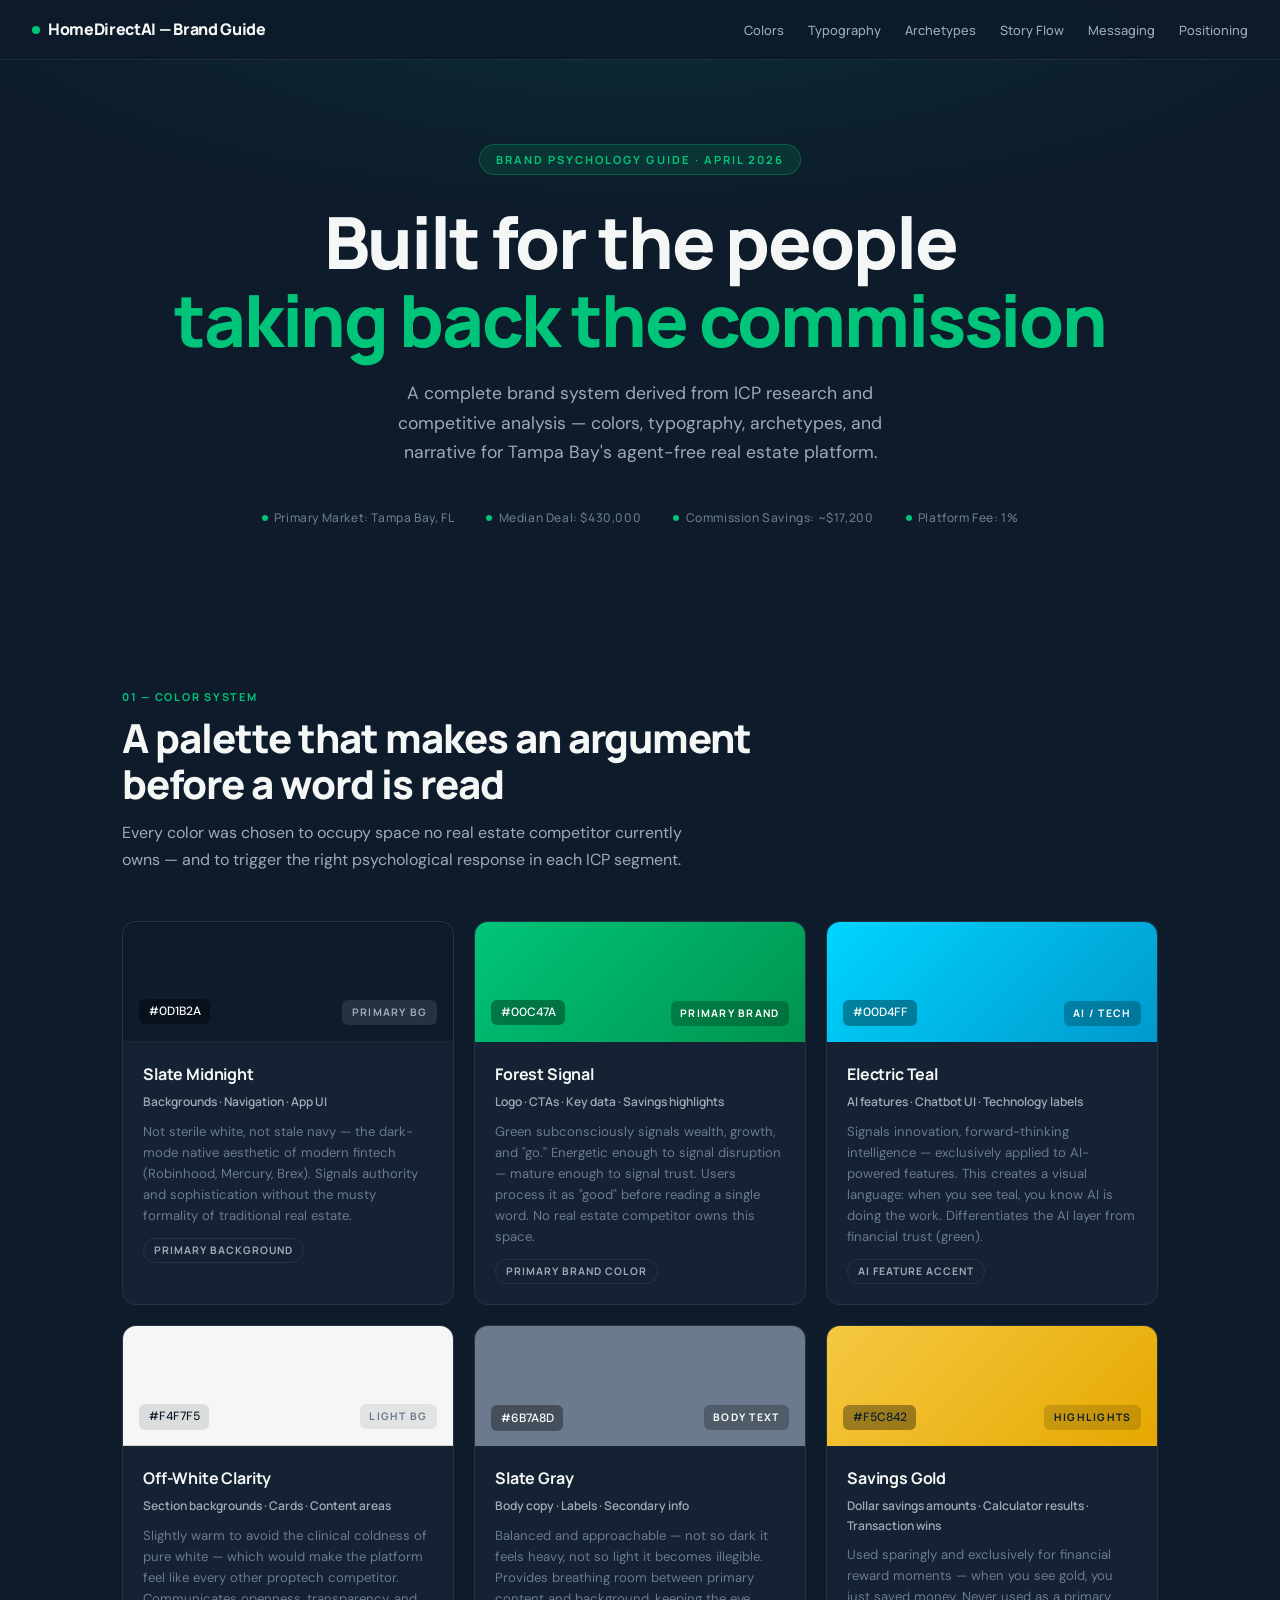
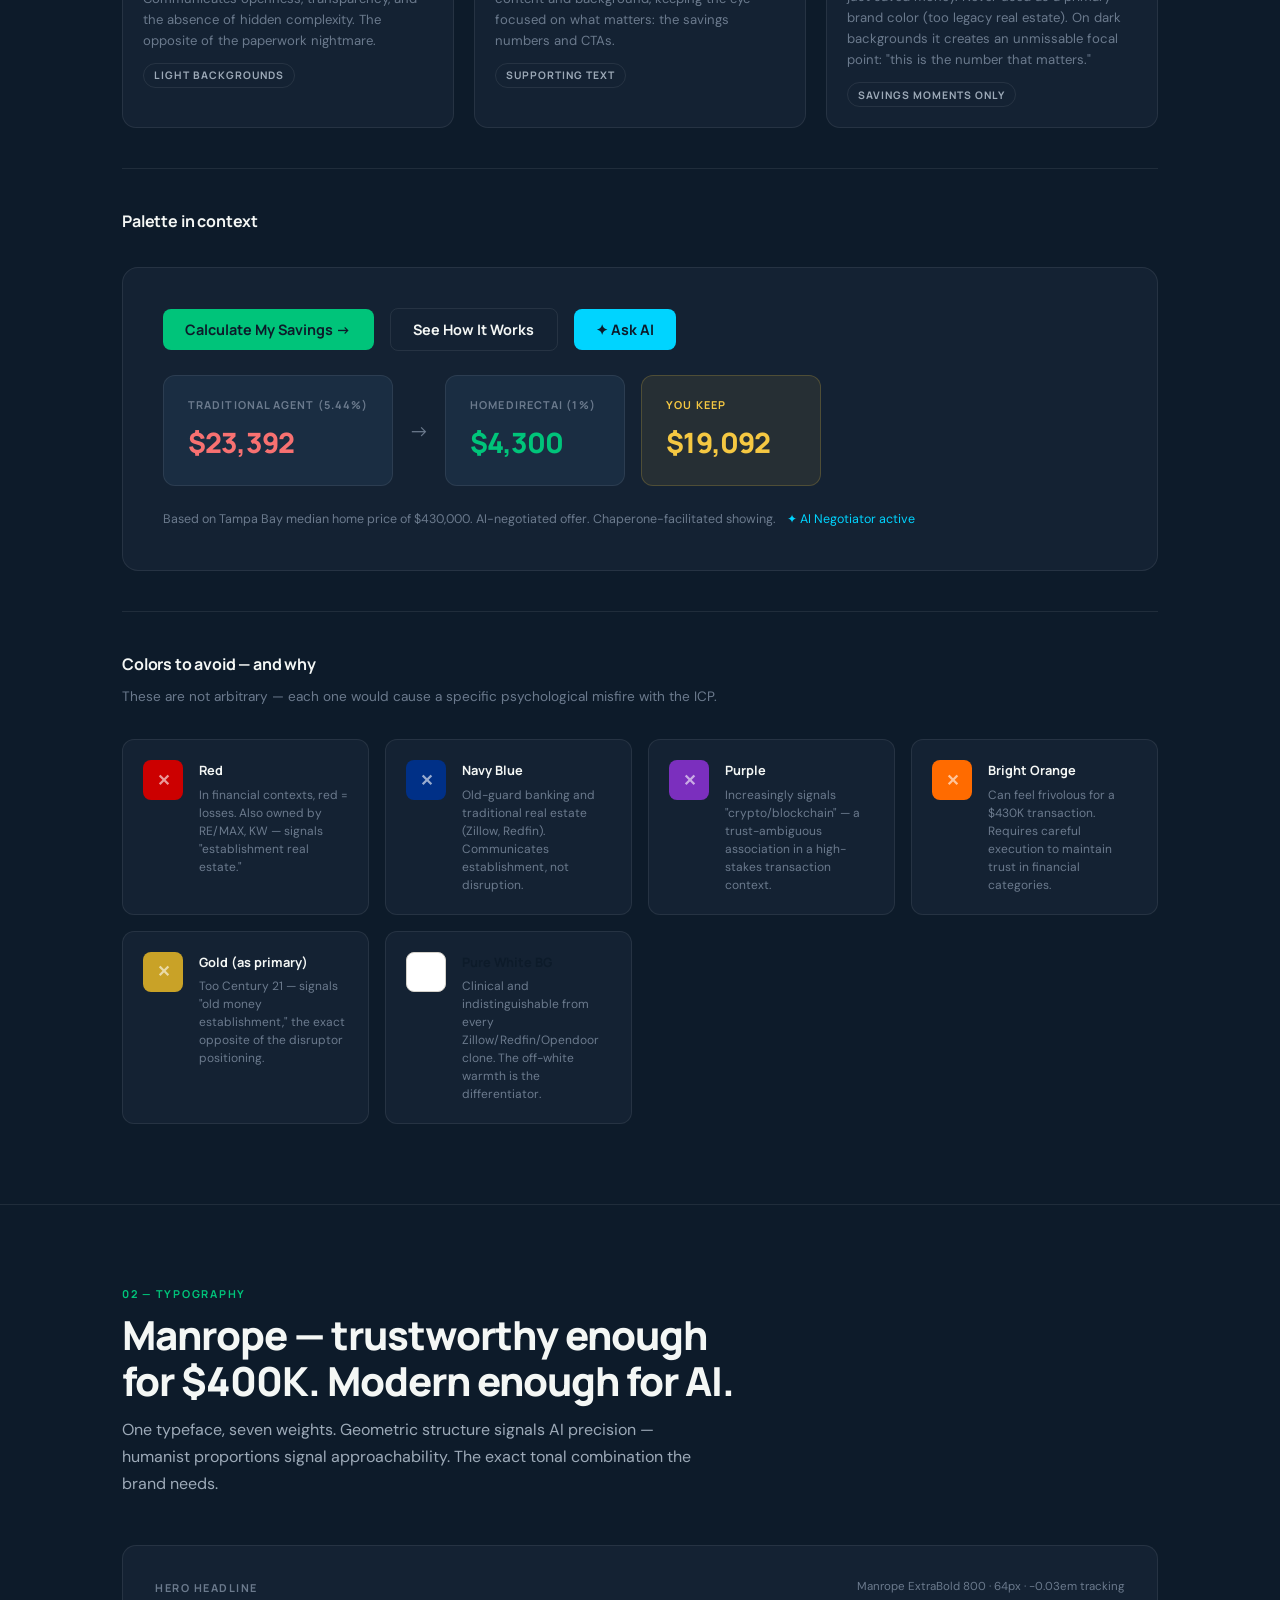
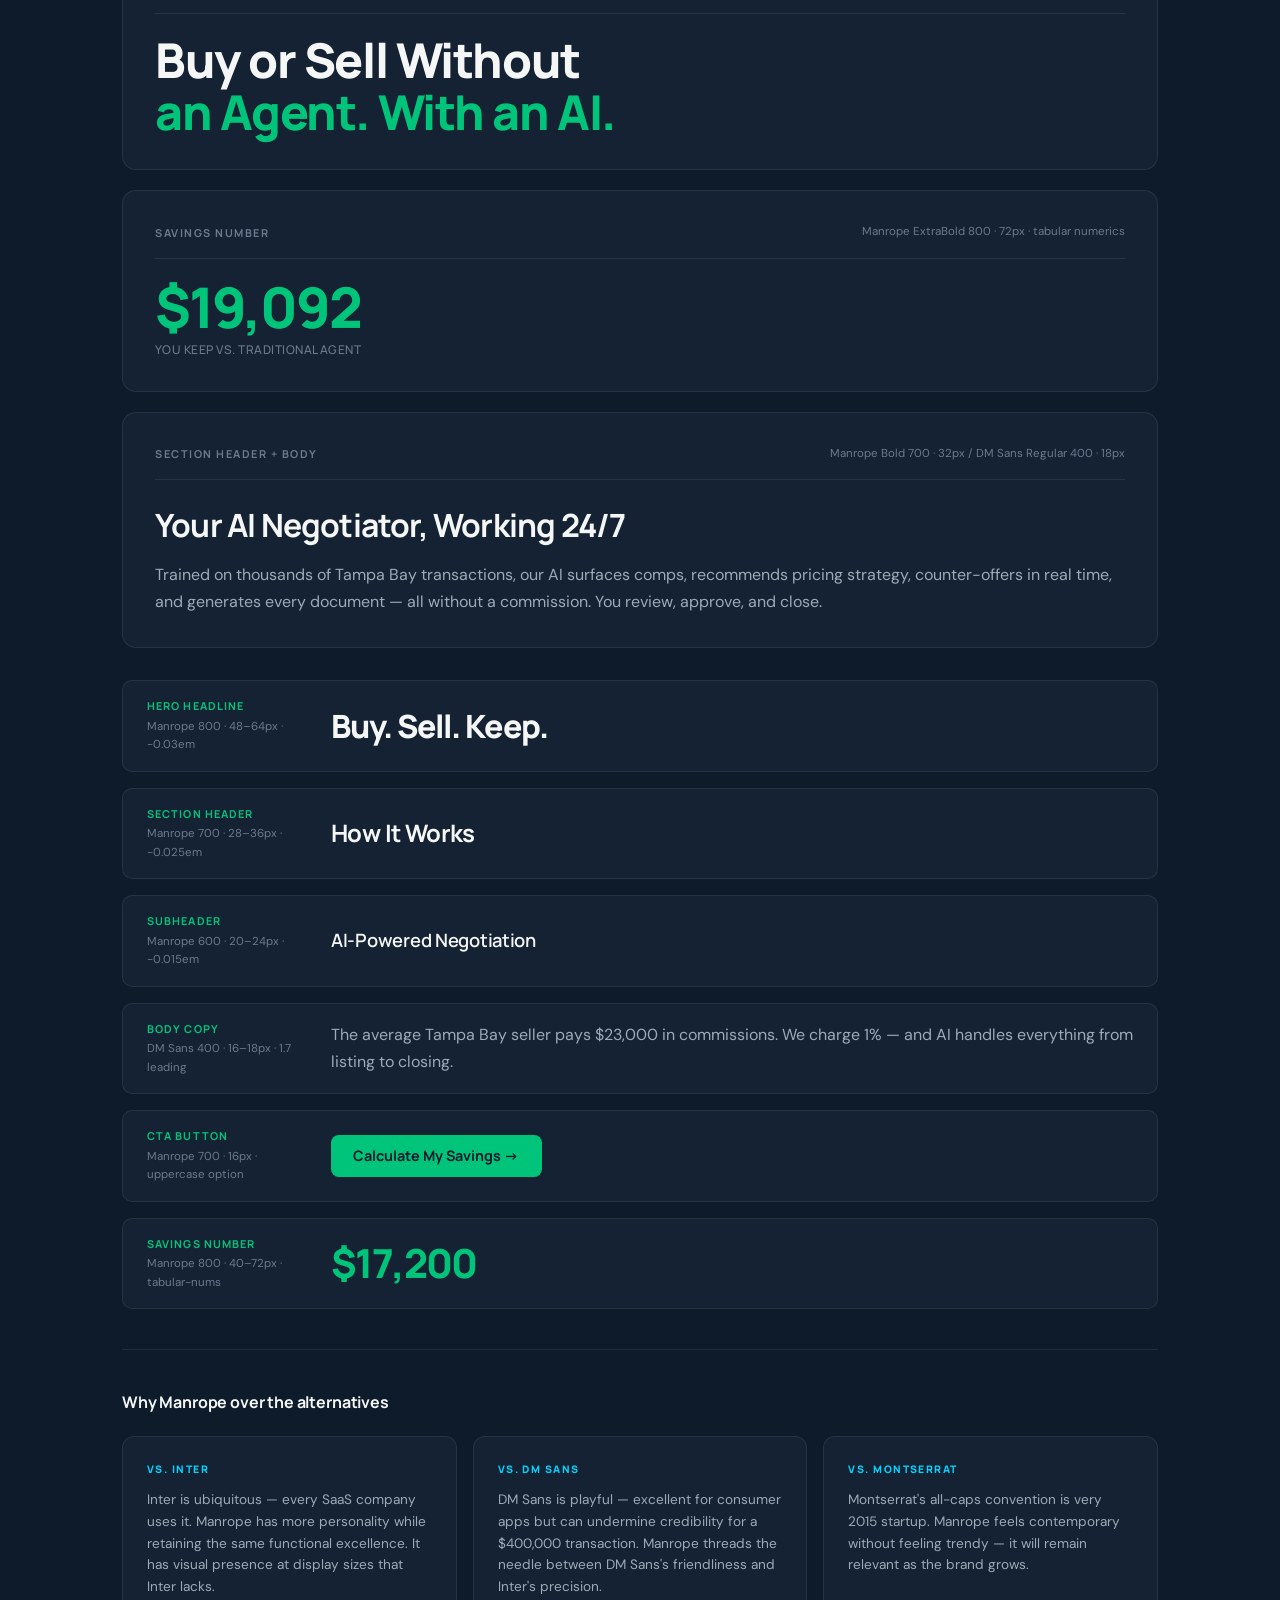
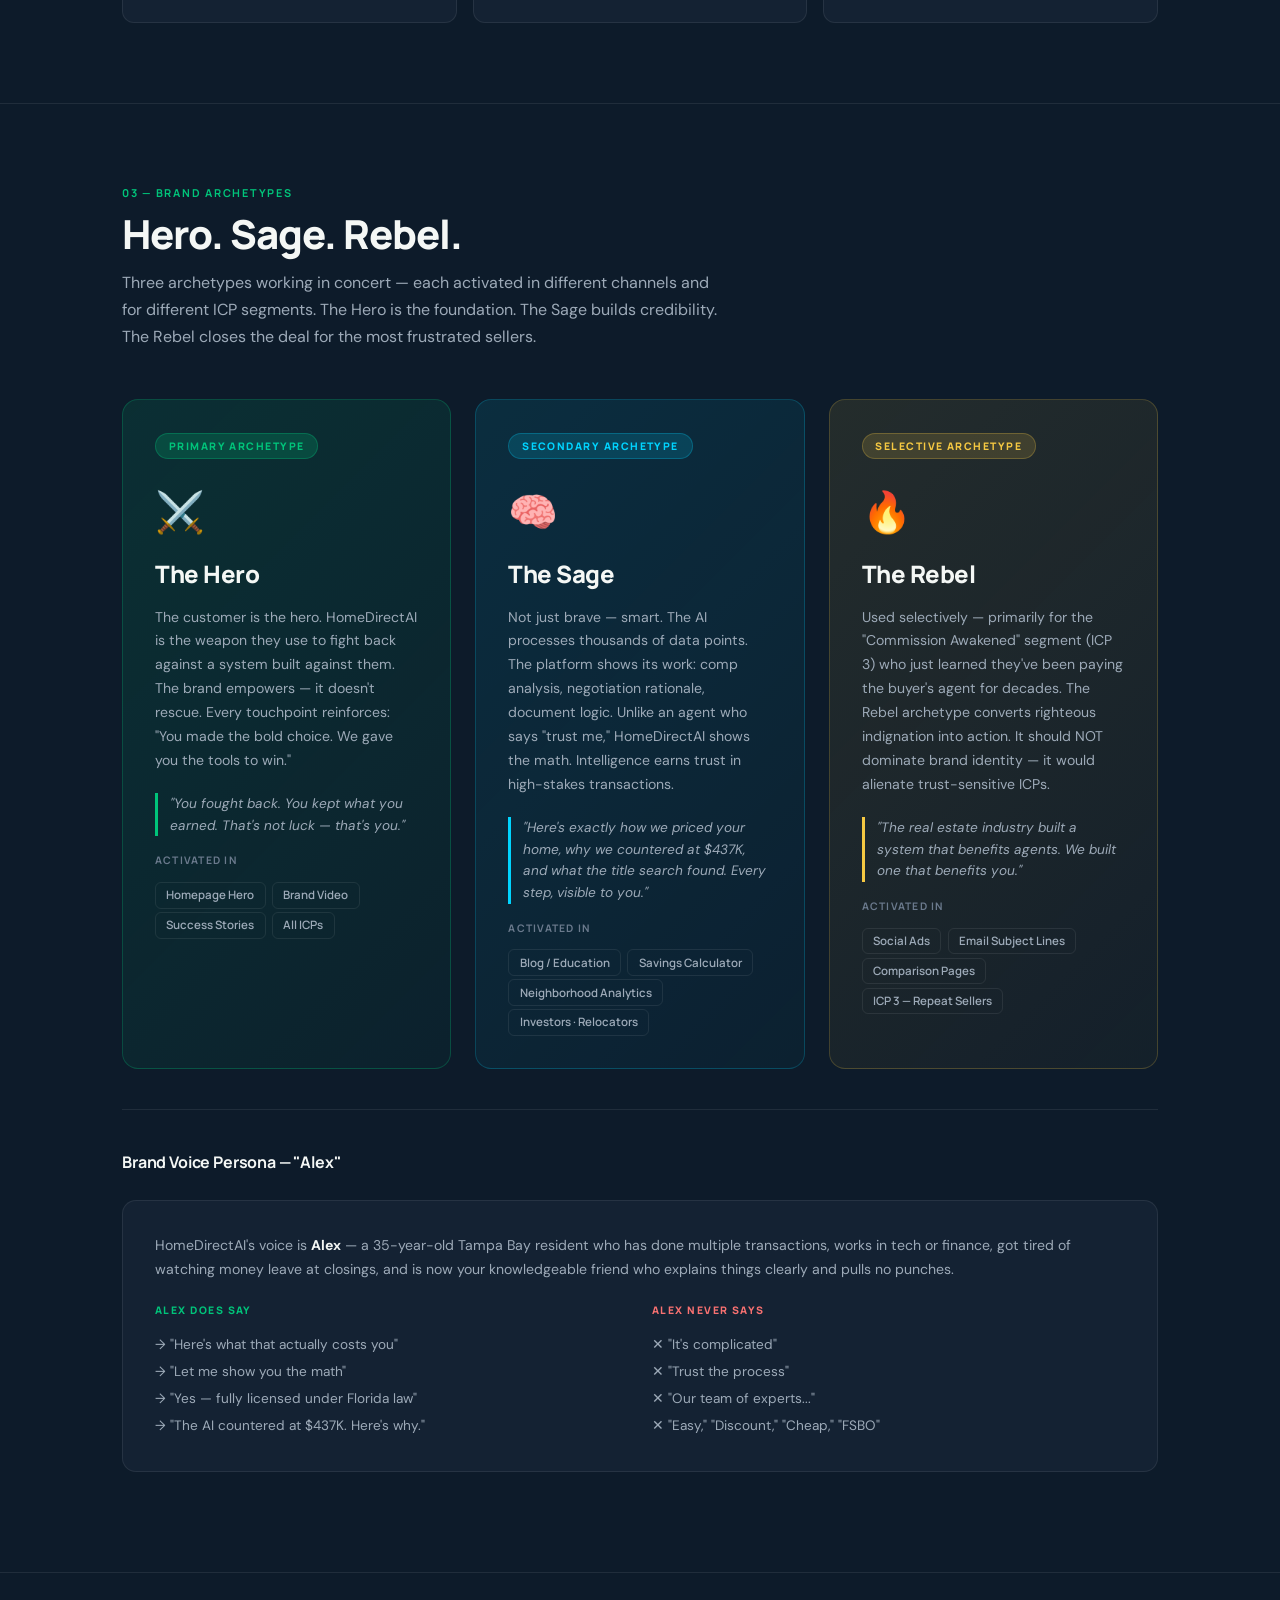
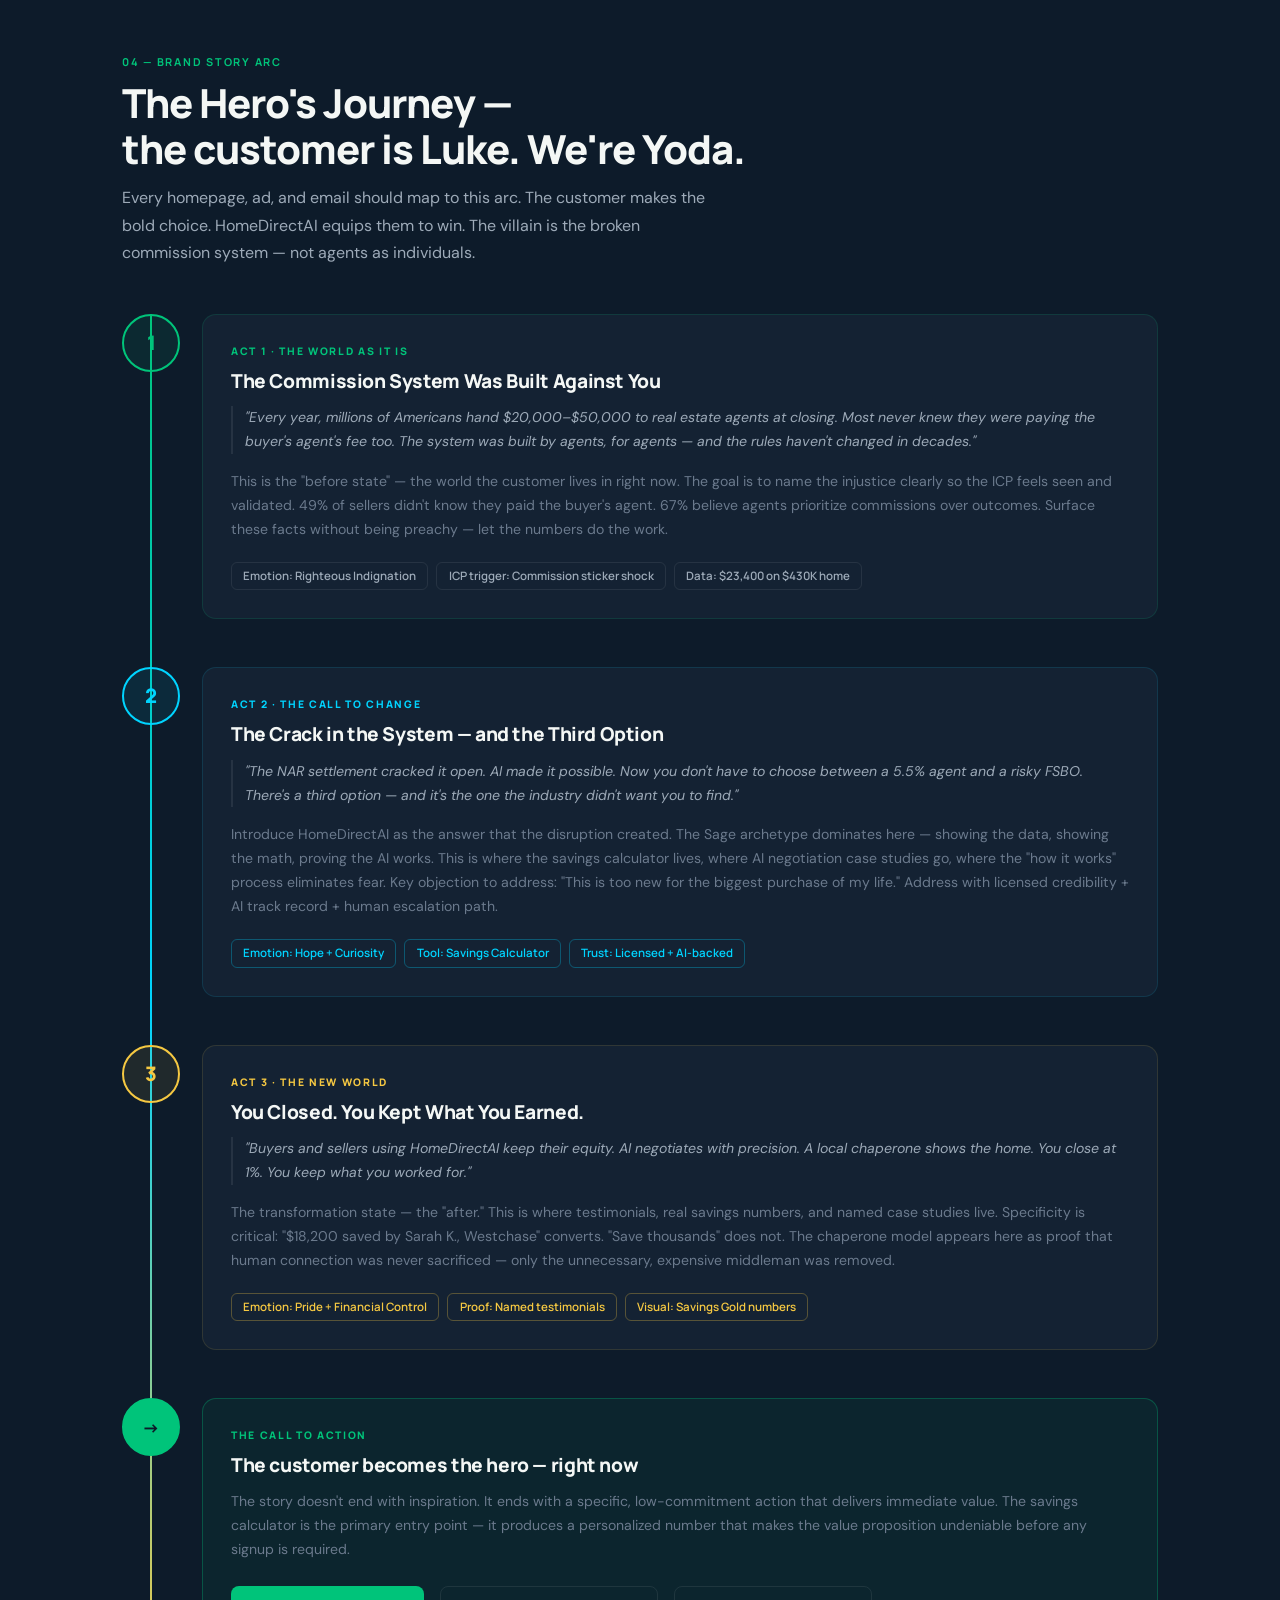
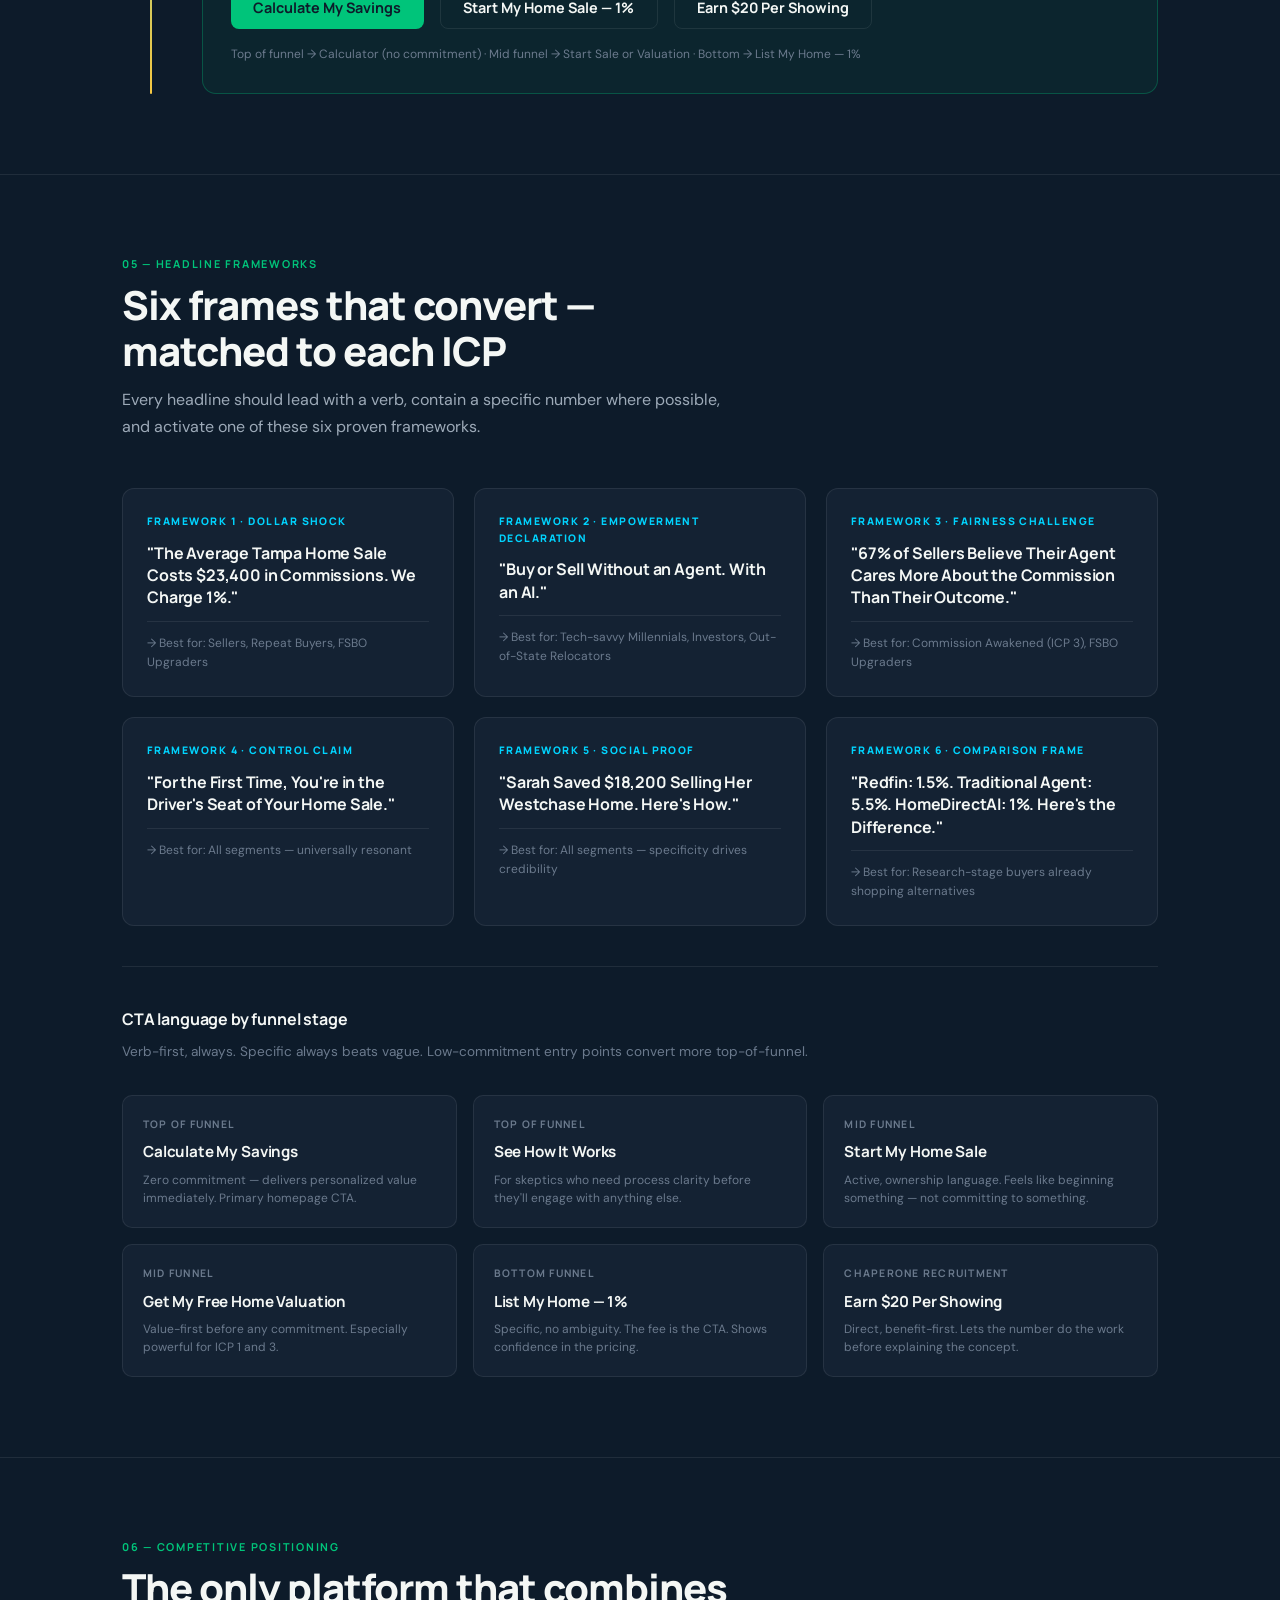
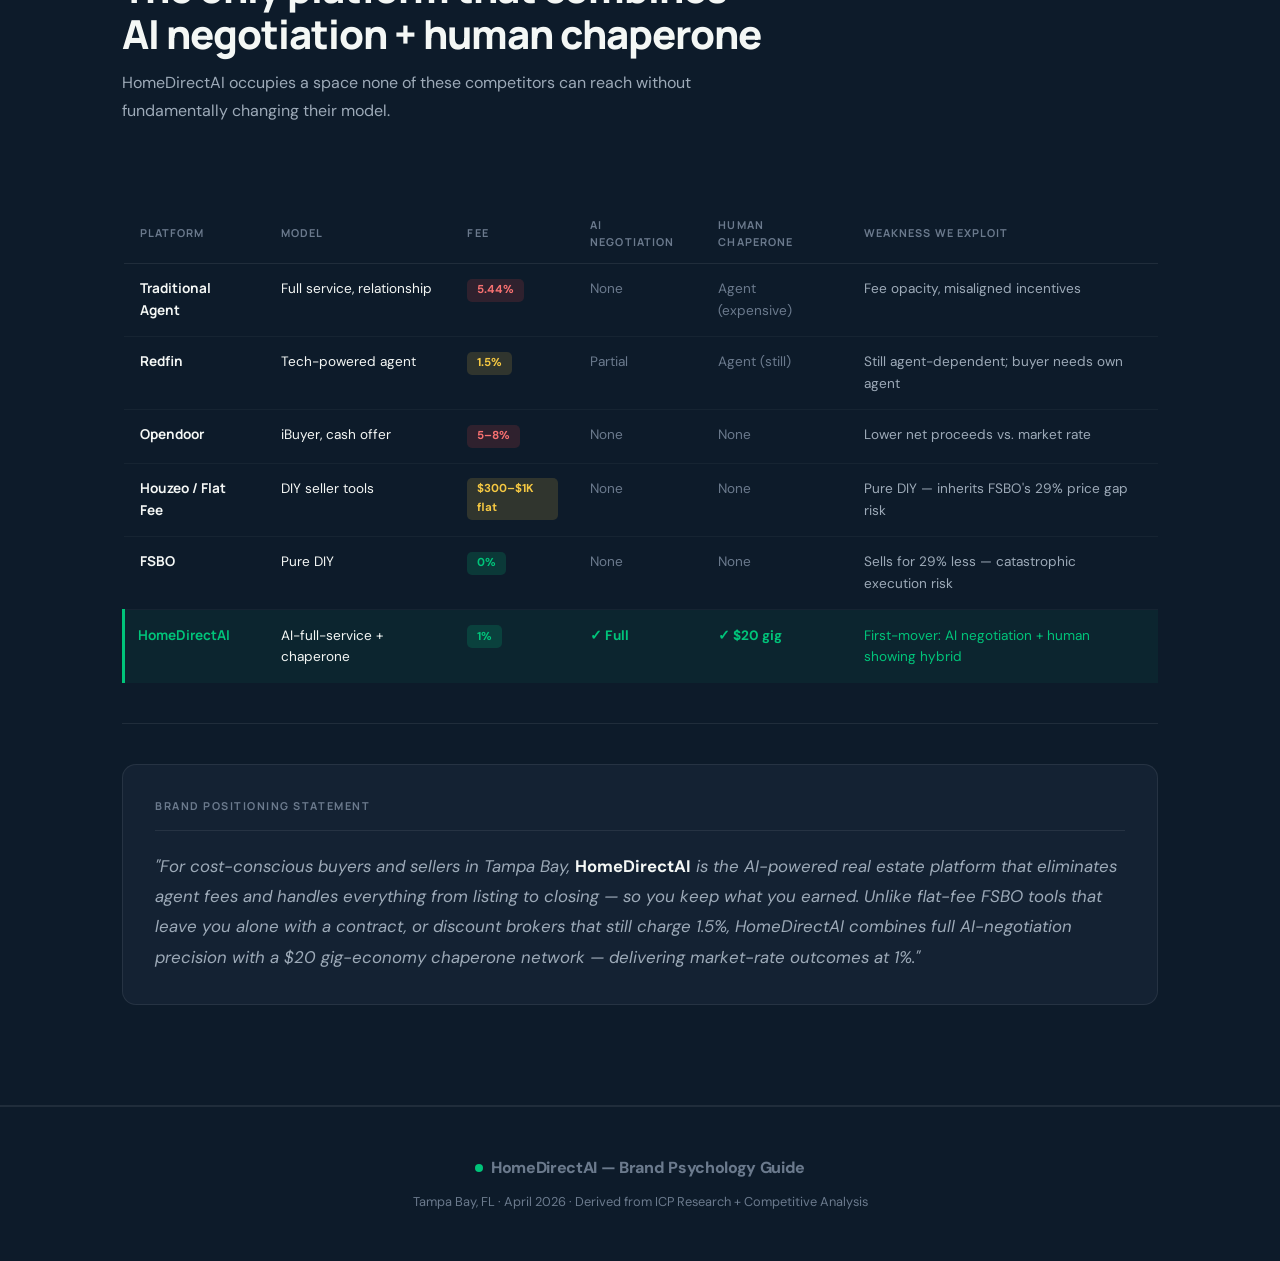
<file: customer-acquisition/brand-guide/index.html>
<!DOCTYPE html>
<html lang="en">
<head>
<meta charset="UTF-8" />
<meta name="viewport" content="width=device-width, initial-scale=1.0" />
<title>HomeDirectAI — Brand Psychology Guide</title>
<link rel="preconnect" href="https://fonts.googleapis.com" />
<link rel="preconnect" href="https://fonts.gstatic.com" crossorigin />
<link href="https://fonts.googleapis.com/css2?family=Manrope:wght@300;400;500;600;700;800&family=DM+Sans:wght@400;500&display=swap" rel="stylesheet" />
<style>
  /* ── Reset & Base ── */
  *, *::before, *::after { box-sizing: border-box; margin: 0; padding: 0; }
  :root {
    --midnight:   #0D1B2A;
    --midnight-2: #142233;
    --midnight-3: #1A2D42;
    --green:      #00C47A;
    --green-dim:  #00994f;
    --teal:       #00D4FF;
    --teal-dim:   #00a8cc;
    --offwhite:   #F4F7F5;
    --gray:       #6B7A8D;
    --gray-light: #9DAAB8;
    --gold:       #F5C842;
    --border:     rgba(255,255,255,0.08);
    --font:       'Manrope', sans-serif;
    --font-body:  'DM Sans', sans-serif;
  }

  html { scroll-behavior: smooth; }

  body {
    font-family: var(--font);
    background: var(--midnight);
    color: var(--offwhite);
    line-height: 1.6;
    overflow-x: hidden;
  }

  /* ── Nav ── */
  nav {
    position: fixed; top: 0; left: 0; right: 0; z-index: 100;
    background: rgba(13,27,42,0.85);
    backdrop-filter: blur(12px);
    border-bottom: 1px solid var(--border);
    padding: 0 2rem;
    display: flex; align-items: center; justify-content: space-between;
    height: 60px;
  }
  .nav-logo {
    font-size: 1rem; font-weight: 800; letter-spacing: -0.02em;
    display: flex; align-items: center; gap: 8px;
  }
  .nav-dot { width: 8px; height: 8px; border-radius: 50%; background: var(--green); display: inline-block; }
  .nav-links { display: flex; gap: 1.5rem; list-style: none; }
  .nav-links a { color: var(--gray-light); text-decoration: none; font-size: 0.8rem; font-weight: 500; transition: color 0.2s; }
  .nav-links a:hover { color: var(--offwhite); }

  /* ── Layout ── */
  .container { max-width: 1100px; margin: 0 auto; padding: 0 2rem; }
  section { padding: 5rem 0; border-bottom: 1px solid var(--border); }
  section:last-child { border-bottom: none; }

  /* ── Hero ── */
  .hero {
    padding: 9rem 0 5rem;
    text-align: center;
    background: radial-gradient(ellipse 80% 50% at 50% 0%, rgba(0,196,122,0.10) 0%, transparent 70%);
  }
  .hero-eyebrow {
    display: inline-block;
    font-size: 0.7rem; font-weight: 700; letter-spacing: 0.18em; text-transform: uppercase;
    color: var(--green); background: rgba(0,196,122,0.12);
    border: 1px solid rgba(0,196,122,0.3);
    padding: 0.35rem 1rem; border-radius: 100px;
    margin-bottom: 1.75rem;
  }
  .hero h1 {
    font-size: clamp(2.5rem, 6vw, 4.5rem);
    font-weight: 800; line-height: 1.08; letter-spacing: -0.03em;
    margin-bottom: 1.25rem;
  }
  .hero h1 span { color: var(--green); }
  .hero p {
    font-family: var(--font-body);
    font-size: 1.1rem; color: var(--gray-light); max-width: 560px; margin: 0 auto 2.5rem;
    line-height: 1.7;
  }
  .hero-meta {
    display: flex; gap: 2rem; justify-content: center; flex-wrap: wrap;
    font-size: 0.75rem; color: var(--gray); font-weight: 500; letter-spacing: 0.05em;
  }
  .hero-meta span { display: flex; align-items: center; gap: 0.4rem; }
  .hero-meta span::before { content: ''; width: 6px; height: 6px; border-radius: 50%; background: var(--green); }

  /* ── Section headers ── */
  .section-label {
    font-size: 0.68rem; font-weight: 700; letter-spacing: 0.16em; text-transform: uppercase;
    color: var(--green); margin-bottom: 0.6rem;
  }
  .section-title {
    font-size: clamp(1.75rem, 4vw, 2.5rem);
    font-weight: 800; letter-spacing: -0.025em; line-height: 1.15;
    margin-bottom: 0.75rem;
  }
  .section-sub {
    font-family: var(--font-body);
    color: var(--gray-light); font-size: 1rem; line-height: 1.7; max-width: 600px;
  }
  .section-header { margin-bottom: 3rem; }

  /* ── Color Palette ── */
  .palette-grid {
    display: grid;
    grid-template-columns: repeat(auto-fill, minmax(300px, 1fr));
    gap: 1.25rem;
  }
  .swatch-card {
    border: 1px solid var(--border);
    border-radius: 14px; overflow: hidden;
    background: var(--midnight-2);
    transition: transform 0.2s, border-color 0.2s;
  }
  .swatch-card:hover { transform: translateY(-3px); border-color: rgba(255,255,255,0.15); }
  .swatch-block {
    height: 120px; position: relative;
    display: flex; align-items: flex-end; padding: 1rem;
  }
  .swatch-hex {
    font-family: 'DM Sans', monospace;
    font-size: 0.75rem; font-weight: 500;
    background: rgba(0,0,0,0.35); color: white;
    padding: 0.2rem 0.6rem; border-radius: 6px;
    backdrop-filter: blur(4px);
  }
  .swatch-role {
    font-size: 0.65rem; font-weight: 700; letter-spacing: 0.12em; text-transform: uppercase;
    padding: 0.25rem 0.6rem; border-radius: 6px;
    margin-left: auto;
  }
  .swatch-body { padding: 1.25rem; }
  .swatch-name { font-size: 1rem; font-weight: 700; margin-bottom: 0.3rem; letter-spacing: -0.01em; }
  .swatch-usage { font-size: 0.75rem; font-weight: 600; color: var(--gray-light); margin-bottom: 0.6rem; }
  .swatch-psychology {
    font-family: var(--font-body);
    font-size: 0.82rem; color: var(--gray); line-height: 1.6;
  }
  .swatch-tag {
    display: inline-block; margin-top: 0.75rem;
    font-size: 0.65rem; font-weight: 700; letter-spacing: 0.1em; text-transform: uppercase;
    padding: 0.2rem 0.6rem; border-radius: 100px;
    border: 1px solid var(--border); color: var(--gray-light);
  }

  /* Swatch colors */
  .sw-midnight .swatch-block { background: #0D1B2A; border-bottom: 1px solid rgba(255,255,255,0.05); }
  .sw-green    .swatch-block { background: linear-gradient(135deg,#00C47A,#00944d); }
  .sw-teal     .swatch-block { background: linear-gradient(135deg,#00D4FF,#0099cc); }
  .sw-offwhite .swatch-block { background: #F4F7F5; }
  .sw-offwhite .swatch-hex   { color: #0D1B2A; background: rgba(0,0,0,0.1); }
  .sw-offwhite .swatch-role  { color: #0D1B2A; }
  .sw-gray     .swatch-block { background: #6B7A8D; }
  .sw-gold     .swatch-block { background: linear-gradient(135deg,#F5C842,#e6a800); }
  .sw-gold     .swatch-hex   { color: #0D1B2A; }
  .sw-gold     .swatch-role  { color: #0D1B2A; }

  /* ── Avoid colors ── */
  .avoid-grid {
    display: grid;
    grid-template-columns: repeat(auto-fill, minmax(220px, 1fr));
    gap: 1rem; margin-top: 2rem;
  }
  .avoid-card {
    background: var(--midnight-2); border: 1px solid var(--border);
    border-radius: 12px; padding: 1.25rem; display: flex; gap: 1rem; align-items: flex-start;
  }
  .avoid-swatch {
    width: 40px; height: 40px; border-radius: 8px; flex-shrink: 0;
    position: relative;
  }
  .avoid-swatch::after {
    content: '✕';
    position: absolute; inset: 0;
    display: flex; align-items: center; justify-content: center;
    color: rgba(255,255,255,0.6); font-size: 1rem; font-weight: 700;
  }
  .avoid-name { font-size: 0.8rem; font-weight: 700; margin-bottom: 0.3rem; }
  .avoid-why { font-family: var(--font-body); font-size: 0.75rem; color: var(--gray); line-height: 1.5; }

  /* ── Typography ── */
  .type-demo-block {
    background: var(--midnight-2); border: 1px solid var(--border);
    border-radius: 14px; padding: 2rem; margin-bottom: 1.25rem;
  }
  .type-meta {
    display: flex; justify-content: space-between; align-items: center;
    margin-bottom: 1rem; flex-wrap: wrap; gap: 0.5rem;
  }
  .type-label { font-size: 0.68rem; font-weight: 700; letter-spacing: 0.14em; text-transform: uppercase; color: var(--gray); }
  .type-spec { font-family: var(--font-body); font-size: 0.72rem; color: var(--gray); }
  .type-divider { height: 1px; background: var(--border); margin-bottom: 1.25rem; }

  .type-scale-grid {
    display: grid; gap: 1rem; margin-top: 2rem;
  }
  .type-scale-row {
    display: grid; grid-template-columns: 160px 1fr;
    gap: 1.5rem; align-items: center;
    padding: 1rem 1.5rem;
    background: var(--midnight-2); border: 1px solid var(--border);
    border-radius: 10px;
  }
  .type-scale-info { }
  .type-scale-role { font-size: 0.68rem; font-weight: 700; letter-spacing: 0.1em; text-transform: uppercase; color: var(--green); }
  .type-scale-spec { font-family: var(--font-body); font-size: 0.72rem; color: var(--gray); margin-top: 0.2rem; }

  .tw-hero  { font-family: var(--font); font-size: 3rem; font-weight: 800; letter-spacing: -0.03em; line-height: 1.08; }
  .tw-h1    { font-family: var(--font); font-size: 2rem; font-weight: 700; letter-spacing: -0.025em; }
  .tw-h2    { font-family: var(--font); font-size: 1.4rem; font-weight: 600; letter-spacing: -0.015em; }
  .tw-body  { font-family: var(--font-body); font-size: 1rem; color: var(--gray-light); line-height: 1.7; }
  .tw-cta   { font-family: var(--font); font-size: 1rem; font-weight: 700; }
  .tw-stat  { font-family: var(--font); font-size: 3.5rem; font-weight: 800; color: var(--green); letter-spacing: -0.04em; line-height: 1; }
  .tw-label { font-family: var(--font); font-size: 0.75rem; font-weight: 500; color: var(--gray); letter-spacing: 0.04em; text-transform: uppercase; margin-top: 0.3rem; }

  /* ── Archetype Cards ── */
  .archetype-grid {
    display: grid; grid-template-columns: repeat(auto-fit, minmax(300px, 1fr));
    gap: 1.5rem; margin-top: 2.5rem;
  }
  .archetype-card {
    border-radius: 16px; padding: 2rem;
    border: 1px solid var(--border);
    position: relative; overflow: hidden;
  }
  .arch-primary { background: linear-gradient(135deg, rgba(0,196,122,0.12), rgba(0,196,122,0.04)); border-color: rgba(0,196,122,0.25); }
  .arch-sage    { background: linear-gradient(135deg, rgba(0,212,255,0.10), rgba(0,212,255,0.03)); border-color: rgba(0,212,255,0.2); }
  .arch-rebel   { background: linear-gradient(135deg, rgba(245,200,66,0.10), rgba(245,200,66,0.03)); border-color: rgba(245,200,66,0.2); }

  .arch-badge {
    display: inline-block;
    font-size: 0.65rem; font-weight: 800; letter-spacing: 0.14em; text-transform: uppercase;
    padding: 0.25rem 0.8rem; border-radius: 100px; margin-bottom: 1.25rem;
  }
  .arch-primary .arch-badge { background: rgba(0,196,122,0.2); color: var(--green); border: 1px solid rgba(0,196,122,0.3); }
  .arch-sage    .arch-badge { background: rgba(0,212,255,0.15); color: var(--teal); border: 1px solid rgba(0,212,255,0.25); }
  .arch-rebel   .arch-badge { background: rgba(245,200,66,0.15); color: var(--gold); border: 1px solid rgba(245,200,66,0.25); }

  .arch-icon { font-size: 2.5rem; margin-bottom: 0.75rem; }
  .arch-name { font-size: 1.5rem; font-weight: 800; letter-spacing: -0.02em; margin-bottom: 0.75rem; }
  .arch-desc { font-family: var(--font-body); font-size: 0.88rem; color: var(--gray-light); line-height: 1.7; margin-bottom: 1.25rem; }
  .arch-channels { margin-top: 1rem; }
  .arch-channels-title { font-size: 0.65rem; font-weight: 700; letter-spacing: 0.12em; text-transform: uppercase; color: var(--gray); margin-bottom: 0.6rem; }
  .arch-tag {
    display: inline-block; margin: 0.2rem 0.2rem 0 0;
    font-size: 0.72rem; font-weight: 600;
    padding: 0.2rem 0.65rem; border-radius: 6px; border: 1px solid var(--border);
    color: var(--gray-light);
  }
  .arch-quote {
    font-family: var(--font-body); font-size: 0.85rem; font-style: italic;
    color: var(--gray-light); line-height: 1.6;
    border-left: 3px solid currentColor;
    padding-left: 0.75rem; margin-top: 1rem;
  }
  .arch-primary .arch-quote { border-color: var(--green); }
  .arch-sage    .arch-quote { border-color: var(--teal); }
  .arch-rebel   .arch-quote { border-color: var(--gold); }

  /* ── Hero Story Flow ── */
  .story-flow {
    position: relative; margin-top: 3rem;
  }
  .story-spine {
    position: absolute; left: 28px; top: 0; bottom: 0;
    width: 2px; background: linear-gradient(to bottom, var(--green), var(--teal), var(--gold));
    border-radius: 2px;
  }
  .story-act {
    position: relative; padding-left: 4.5rem; margin-bottom: 3rem;
  }
  .story-act:last-child { margin-bottom: 0; }
  .story-node {
    position: absolute; left: 0; top: 0;
    width: 58px; height: 58px; border-radius: 50%;
    display: flex; align-items: center; justify-content: center;
    font-size: 1.25rem; font-weight: 800;
    border: 2px solid;
    background: var(--midnight);
  }
  .act-1 .story-node { border-color: var(--green); color: var(--green); background: rgba(0,196,122,0.08); }
  .act-2 .story-node { border-color: var(--teal); color: var(--teal); background: rgba(0,212,255,0.08); }
  .act-3 .story-node { border-color: var(--gold); color: var(--gold); background: rgba(245,200,66,0.08); }
  .act-cta .story-node { border-color: var(--green); background: var(--green); color: var(--midnight); }

  .story-act-inner {
    background: var(--midnight-2); border: 1px solid var(--border);
    border-radius: 14px; padding: 1.75rem; margin-left: 0.5rem;
  }
  .act-1 .story-act-inner { border-color: rgba(0,196,122,0.15); }
  .act-2 .story-act-inner { border-color: rgba(0,212,255,0.12); }
  .act-3 .story-act-inner { border-color: rgba(245,200,66,0.12); }
  .act-cta .story-act-inner { border-color: rgba(0,196,122,0.3); background: rgba(0,196,122,0.06); }

  .act-label { font-size: 0.65rem; font-weight: 800; letter-spacing: 0.16em; text-transform: uppercase; margin-bottom: 0.4rem; }
  .act-1 .act-label { color: var(--green); }
  .act-2 .act-label { color: var(--teal); }
  .act-3 .act-label { color: var(--gold); }
  .act-cta .act-label { color: var(--green); }

  .act-title { font-size: 1.2rem; font-weight: 800; letter-spacing: -0.02em; margin-bottom: 0.6rem; }
  .act-voice {
    font-family: var(--font-body); font-size: 0.88rem; color: var(--gray-light);
    line-height: 1.7; margin-bottom: 1rem; font-style: italic;
    border-left: 2px solid var(--border); padding-left: 0.75rem;
  }
  .act-desc { font-family: var(--font-body); font-size: 0.88rem; color: var(--gray); line-height: 1.7; }
  .act-triggers { margin-top: 1.25rem; display: flex; flex-wrap: wrap; gap: 0.5rem; }
  .act-trigger {
    font-size: 0.72rem; font-weight: 600; padding: 0.25rem 0.7rem; border-radius: 6px;
    border: 1px solid var(--border); color: var(--gray-light);
  }

  /* ── Messaging framework ── */
  .message-grid {
    display: grid; grid-template-columns: repeat(auto-fill, minmax(320px, 1fr));
    gap: 1.25rem; margin-top: 2rem;
  }
  .message-card {
    background: var(--midnight-2); border: 1px solid var(--border);
    border-radius: 12px; padding: 1.5rem;
  }
  .message-frame {
    font-size: 0.65rem; font-weight: 800; letter-spacing: 0.14em; text-transform: uppercase;
    color: var(--teal); margin-bottom: 0.75rem;
  }
  .message-headline {
    font-size: 1rem; font-weight: 700; line-height: 1.4; margin-bottom: 0.75rem;
    letter-spacing: -0.01em;
  }
  .message-audience {
    font-family: var(--font-body); font-size: 0.75rem; color: var(--gray);
    border-top: 1px solid var(--border); padding-top: 0.75rem; margin-top: 0.75rem;
  }

  /* ── Positioning table ── */
  .position-table { width: 100%; border-collapse: collapse; margin-top: 2rem; }
  .position-table th {
    font-size: 0.68rem; font-weight: 700; letter-spacing: 0.1em; text-transform: uppercase;
    color: var(--gray); padding: 0.75rem 1rem; text-align: left;
    border-bottom: 1px solid var(--border);
  }
  .position-table td {
    font-family: var(--font-body); font-size: 0.85rem;
    padding: 0.9rem 1rem; border-bottom: 1px solid rgba(255,255,255,0.04);
    vertical-align: top;
  }
  .position-table tr:last-child td { border-bottom: none; }
  .position-table tr.highlight td { background: rgba(0,196,122,0.06); }
  .position-table tr.highlight td:first-child { border-left: 3px solid var(--green); padding-left: calc(1rem - 3px); }
  .competitor-name { font-family: var(--font); font-weight: 700; font-size: 0.85rem; }
  .competitor-name.us { color: var(--green); }
  .fee-badge {
    display: inline-block; font-size: 0.72rem; font-weight: 700;
    padding: 0.15rem 0.6rem; border-radius: 5px;
  }
  .fee-high { background: rgba(239,68,68,0.15); color: #f87171; }
  .fee-mid  { background: rgba(245,200,66,0.15); color: var(--gold); }
  .fee-low  { background: rgba(0,196,122,0.18); color: var(--green); }

  /* ── CTA bank ── */
  .cta-grid {
    display: grid; grid-template-columns: repeat(auto-fill, minmax(260px, 1fr));
    gap: 1rem; margin-top: 2rem;
  }
  .cta-card {
    background: var(--midnight-2); border: 1px solid var(--border);
    border-radius: 10px; padding: 1.25rem;
  }
  .cta-stage { font-size: 0.65rem; font-weight: 700; letter-spacing: 0.12em; text-transform: uppercase; color: var(--gray); margin-bottom: 0.5rem; }
  .cta-text  { font-size: 0.95rem; font-weight: 700; letter-spacing: -0.01em; margin-bottom: 0.4rem; }
  .cta-note  { font-family: var(--font-body); font-size: 0.75rem; color: var(--gray); line-height: 1.5; }

  /* ── Buttons (demo) ── */
  .btn {
    display: inline-flex; align-items: center; gap: 0.5rem;
    font-family: var(--font); font-weight: 700; font-size: 0.9rem;
    padding: 0.7rem 1.4rem; border-radius: 8px; cursor: pointer;
    border: none; transition: opacity 0.2s, transform 0.15s;
    text-decoration: none;
  }
  .btn:hover { opacity: 0.88; transform: translateY(-1px); }
  .btn-primary { background: var(--green); color: var(--midnight); }
  .btn-secondary { background: transparent; border: 1.5px solid var(--border); color: var(--offwhite); }
  .btn-teal { background: var(--teal); color: var(--midnight); }

  /* ── Color usage demo ── */
  .usage-demo {
    background: var(--midnight-2); border: 1px solid var(--border);
    border-radius: 16px; padding: 2.5rem; margin-top: 2rem;
  }
  .demo-ui-row { display: flex; align-items: center; gap: 1rem; flex-wrap: wrap; margin-bottom: 1.5rem; }
  .demo-stat-card {
    background: var(--midnight-3); border: 1px solid var(--border);
    border-radius: 12px; padding: 1.25rem 1.5rem;
    min-width: 180px;
  }

  /* ── Footer ── */
  footer {
    padding: 3rem 2rem;
    border-top: 1px solid var(--border);
    text-align: center;
    font-family: var(--font-body); font-size: 0.8rem; color: var(--gray);
  }

  /* ── Utility ── */
  .green { color: var(--green); }
  .teal  { color: var(--teal); }
  .gold  { color: var(--gold); }
  .muted { color: var(--gray); }

  .divider { height: 1px; background: var(--border); margin: 2.5rem 0; }

  @media (max-width: 640px) {
    .nav-links { display: none; }
    .type-scale-row { grid-template-columns: 1fr; }
    .story-spine { display: none; }
    .story-act { padding-left: 0; }
    .story-node { position: static; margin-bottom: 1rem; }
  }
</style>
</head>
<body>

<!-- ── Nav ── -->
<nav>
  <div class="nav-logo">
    <span class="nav-dot"></span>
    HomeDirectAI — Brand Guide
  </div>
  <ul class="nav-links">
    <li><a href="#colors">Colors</a></li>
    <li><a href="#typography">Typography</a></li>
    <li><a href="#archetypes">Archetypes</a></li>
    <li><a href="#story">Story Flow</a></li>
    <li><a href="#messaging">Messaging</a></li>
    <li><a href="#positioning">Positioning</a></li>
  </ul>
</nav>

<!-- ── Hero ── -->
<div class="hero">
  <div class="container">
    <div class="hero-eyebrow">Brand Psychology Guide · April 2026</div>
    <h1>Built for the people<br><span>taking back the commission</span></h1>
    <p>A complete brand system derived from ICP research and competitive analysis — colors, typography, archetypes, and narrative for Tampa Bay's agent-free real estate platform.</p>
    <div class="hero-meta">
      <span>Primary Market: Tampa Bay, FL</span>
      <span>Median Deal: $430,000</span>
      <span>Commission Savings: ~$17,200</span>
      <span>Platform Fee: 1%</span>
    </div>
  </div>
</div>

<!-- ── COLORS ── -->
<section id="colors">
  <div class="container">
    <div class="section-header">
      <div class="section-label">01 — Color System</div>
      <h2 class="section-title">A palette that makes an argument<br>before a word is read</h2>
      <p class="section-sub">Every color was chosen to occupy space no real estate competitor currently owns — and to trigger the right psychological response in each ICP segment.</p>
    </div>

    <div class="palette-grid">

      <!-- Slate Midnight -->
      <div class="swatch-card sw-midnight">
        <div class="swatch-block">
          <span class="swatch-hex">#0D1B2A</span>
          <span class="swatch-role" style="background:rgba(255,255,255,0.1);color:#9DAAB8;">Primary BG</span>
        </div>
        <div class="swatch-body">
          <div class="swatch-name">Slate Midnight</div>
          <div class="swatch-usage">Backgrounds · Navigation · App UI</div>
          <div class="swatch-psychology">Not sterile white, not stale navy — the dark-mode native aesthetic of modern fintech (Robinhood, Mercury, Brex). Signals authority and sophistication without the musty formality of traditional real estate.</div>
          <span class="swatch-tag">Primary Background</span>
        </div>
      </div>

      <!-- Forest Signal -->
      <div class="swatch-card sw-green">
        <div class="swatch-block">
          <span class="swatch-hex">#00C47A</span>
          <span class="swatch-role" style="background:rgba(0,0,0,0.25);color:white;">Primary Brand</span>
        </div>
        <div class="swatch-body">
          <div class="swatch-name">Forest Signal</div>
          <div class="swatch-usage">Logo · CTAs · Key data · Savings highlights</div>
          <div class="swatch-psychology">Green subconsciously signals wealth, growth, and "go." Energetic enough to signal disruption — mature enough to signal trust. Users process it as "good" before reading a single word. No real estate competitor owns this space.</div>
          <span class="swatch-tag">Primary Brand Color</span>
        </div>
      </div>

      <!-- Electric Teal -->
      <div class="swatch-card sw-teal">
        <div class="swatch-block">
          <span class="swatch-hex">#00D4FF</span>
          <span class="swatch-role" style="background:rgba(0,0,0,0.25);color:white;">AI / Tech</span>
        </div>
        <div class="swatch-body">
          <div class="swatch-name">Electric Teal</div>
          <div class="swatch-usage">AI features · Chatbot UI · Technology labels</div>
          <div class="swatch-psychology">Signals innovation, forward-thinking intelligence — exclusively applied to AI-powered features. This creates a visual language: when you see teal, you know AI is doing the work. Differentiates the AI layer from financial trust (green).</div>
          <span class="swatch-tag">AI Feature Accent</span>
        </div>
      </div>

      <!-- Off-White -->
      <div class="swatch-card sw-offwhite">
        <div class="swatch-block" style="border-bottom:1px solid #D4D1CA;">
          <span class="swatch-hex">#F4F7F5</span>
          <span class="swatch-role" style="background:rgba(0,0,0,0.08);color:#6B7A8D;">Light BG</span>
        </div>
        <div class="swatch-body">
          <div class="swatch-name">Off-White Clarity</div>
          <div class="swatch-usage">Section backgrounds · Cards · Content areas</div>
          <div class="swatch-psychology">Slightly warm to avoid the clinical coldness of pure white — which would make the platform feel like every other proptech competitor. Communicates openness, transparency, and the absence of hidden complexity. The opposite of the paperwork nightmare.</div>
          <span class="swatch-tag">Light Backgrounds</span>
        </div>
      </div>

      <!-- Mid Gray -->
      <div class="swatch-card sw-gray">
        <div class="swatch-block">
          <span class="swatch-hex">#6B7A8D</span>
          <span class="swatch-role" style="background:rgba(0,0,0,0.25);color:white;">Body Text</span>
        </div>
        <div class="swatch-body">
          <div class="swatch-name">Slate Gray</div>
          <div class="swatch-usage">Body copy · Labels · Secondary info</div>
          <div class="swatch-psychology">Balanced and approachable — not so dark it feels heavy, not so light it becomes illegible. Provides breathing room between primary content and background, keeping the eye focused on what matters: the savings numbers and CTAs.</div>
          <span class="swatch-tag">Supporting Text</span>
        </div>
      </div>

      <!-- Savings Gold -->
      <div class="swatch-card sw-gold">
        <div class="swatch-block">
          <span class="swatch-hex">#F5C842</span>
          <span class="swatch-role" style="background:rgba(0,0,0,0.15);color:#0D1B2A;">Highlights</span>
        </div>
        <div class="swatch-body">
          <div class="swatch-name">Savings Gold</div>
          <div class="swatch-usage">Dollar savings amounts · Calculator results · Transaction wins</div>
          <div class="swatch-psychology">Used sparingly and exclusively for financial reward moments — when you see gold, you just saved money. Never used as a primary brand color (too legacy real estate). On dark backgrounds it creates an unmissable focal point: "this is the number that matters."</div>
          <span class="swatch-tag">Savings Moments Only</span>
        </div>
      </div>

    </div>

    <!-- Live UI Demo -->
    <div class="divider"></div>
    <h3 style="font-size:1rem;font-weight:700;margin-bottom:1.5rem;letter-spacing:-0.01em;">Palette in context</h3>
    <div class="usage-demo">
      <div class="demo-ui-row">
        <button class="btn btn-primary">Calculate My Savings →</button>
        <button class="btn btn-secondary">See How It Works</button>
        <button class="btn btn-teal">✦ Ask AI</button>
      </div>
      <div class="demo-ui-row">
        <div class="demo-stat-card">
          <div style="font-size:0.68rem;font-weight:700;letter-spacing:0.1em;text-transform:uppercase;color:var(--gray);margin-bottom:0.4rem;">Traditional Agent (5.44%)</div>
          <div style="font-size:1.75rem;font-weight:800;letter-spacing:-0.03em;color:#f87171;">$23,392</div>
        </div>
        <div style="font-size:1.25rem;color:var(--gray);">→</div>
        <div class="demo-stat-card">
          <div style="font-size:0.68rem;font-weight:700;letter-spacing:0.1em;text-transform:uppercase;color:var(--gray);margin-bottom:0.4rem;">HomeDirectAI (1%)</div>
          <div style="font-size:1.75rem;font-weight:800;letter-spacing:-0.03em;color:var(--green);">$4,300</div>
        </div>
        <div class="demo-stat-card" style="background:rgba(245,200,66,0.08);border-color:rgba(245,200,66,0.2);">
          <div style="font-size:0.68rem;font-weight:700;letter-spacing:0.1em;text-transform:uppercase;color:var(--gold);margin-bottom:0.4rem;">You Keep</div>
          <div style="font-size:1.75rem;font-weight:800;letter-spacing:-0.03em;color:var(--gold);">$19,092</div>
        </div>
      </div>
      <div style="font-family:var(--font-body);font-size:0.78rem;color:var(--gray);">
        Based on Tampa Bay median home price of $430,000. AI-negotiated offer. Chaperone-facilitated showing.
        <span style="color:var(--teal);margin-left:0.5rem;">✦ AI Negotiator active</span>
      </div>
    </div>

    <!-- Colors to Avoid -->
    <div class="divider"></div>
    <h3 style="font-size:1rem;font-weight:700;margin-bottom:0.5rem;letter-spacing:-0.01em;">Colors to avoid — and why</h3>
    <p style="font-family:var(--font-body);font-size:0.85rem;color:var(--gray);margin-bottom:1rem;">These are not arbitrary — each one would cause a specific psychological misfire with the ICP.</p>
    <div class="avoid-grid">
      <div class="avoid-card">
        <div class="avoid-swatch" style="background:#CC0000;"></div>
        <div>
          <div class="avoid-name">Red</div>
          <div class="avoid-why">In financial contexts, red = losses. Also owned by RE/MAX, KW — signals "establishment real estate."</div>
        </div>
      </div>
      <div class="avoid-card">
        <div class="avoid-swatch" style="background:#003087;"></div>
        <div>
          <div class="avoid-name">Navy Blue</div>
          <div class="avoid-why">Old-guard banking and traditional real estate (Zillow, Redfin). Communicates establishment, not disruption.</div>
        </div>
      </div>
      <div class="avoid-card">
        <div class="avoid-swatch" style="background:#7B2FBE;"></div>
        <div>
          <div class="avoid-name">Purple</div>
          <div class="avoid-why">Increasingly signals "crypto/blockchain" — a trust-ambiguous association in a high-stakes transaction context.</div>
        </div>
      </div>
      <div class="avoid-card">
        <div class="avoid-swatch" style="background:#FF6B00;"></div>
        <div>
          <div class="avoid-name">Bright Orange</div>
          <div class="avoid-why">Can feel frivolous for a $430K transaction. Requires careful execution to maintain trust in financial categories.</div>
        </div>
      </div>
      <div class="avoid-card">
        <div class="avoid-swatch" style="background:#C9A227;"></div>
        <div>
          <div class="avoid-name">Gold (as primary)</div>
          <div class="avoid-why">Too Century 21 — signals "old money establishment," the exact opposite of the disruptor positioning.</div>
        </div>
      </div>
      <div class="avoid-card">
        <div class="avoid-swatch" style="background:#ffffff;border:1px solid #D4D1CA;"></div>
        <div>
          <div class="avoid-name" style="color:#0D1B2A;">Pure White BG</div>
          <div class="avoid-why">Clinical and indistinguishable from every Zillow/Redfin/Opendoor clone. The off-white warmth is the differentiator.</div>
        </div>
      </div>
    </div>

  </div>
</section>

<!-- ── TYPOGRAPHY ── -->
<section id="typography">
  <div class="container">
    <div class="section-header">
      <div class="section-label">02 — Typography</div>
      <h2 class="section-title">Manrope — trustworthy enough<br>for $400K. Modern enough for AI.</h2>
      <p class="section-sub">One typeface, seven weights. Geometric structure signals AI precision — humanist proportions signal approachability. The exact tonal combination the brand needs.</p>
    </div>

    <!-- Hero specimen -->
    <div class="type-demo-block">
      <div class="type-meta">
        <span class="type-label">Hero Headline</span>
        <span class="type-spec">Manrope ExtraBold 800 · 64px · -0.03em tracking</span>
      </div>
      <div class="type-divider"></div>
      <div class="tw-hero">Buy or Sell Without<br><span class="green">an Agent. With an AI.</span></div>
    </div>

    <div class="type-demo-block">
      <div class="type-meta">
        <span class="type-label">Savings Number</span>
        <span class="type-spec">Manrope ExtraBold 800 · 72px · tabular numerics</span>
      </div>
      <div class="type-divider"></div>
      <div class="tw-stat">$19,092</div>
      <div class="tw-label">you keep vs. traditional agent</div>
    </div>

    <div class="type-demo-block">
      <div class="type-meta">
        <span class="type-label">Section Header + Body</span>
        <span class="type-spec">Manrope Bold 700 · 32px / DM Sans Regular 400 · 18px</span>
      </div>
      <div class="type-divider"></div>
      <div class="tw-h1" style="margin-bottom:0.6rem;">Your AI Negotiator, Working 24/7</div>
      <div class="tw-body">Trained on thousands of Tampa Bay transactions, our AI surfaces comps, recommends pricing strategy, counter-offers in real time, and generates every document — all without a commission. You review, approve, and close.</div>
    </div>

    <!-- Type scale -->
    <div class="type-scale-grid">
      <div class="type-scale-row">
        <div class="type-scale-info">
          <div class="type-scale-role">Hero Headline</div>
          <div class="type-scale-spec">Manrope 800 · 48–64px · -0.03em</div>
        </div>
        <div style="font-size:2rem;font-weight:800;letter-spacing:-0.03em;">Buy. Sell. Keep.</div>
      </div>
      <div class="type-scale-row">
        <div class="type-scale-info">
          <div class="type-scale-role">Section Header</div>
          <div class="type-scale-spec">Manrope 700 · 28–36px · -0.025em</div>
        </div>
        <div style="font-size:1.5rem;font-weight:700;letter-spacing:-0.025em;">How It Works</div>
      </div>
      <div class="type-scale-row">
        <div class="type-scale-info">
          <div class="type-scale-role">Subheader</div>
          <div class="type-scale-spec">Manrope 600 · 20–24px · -0.015em</div>
        </div>
        <div style="font-size:1.15rem;font-weight:600;letter-spacing:-0.015em;">AI-Powered Negotiation</div>
      </div>
      <div class="type-scale-row">
        <div class="type-scale-info">
          <div class="type-scale-role">Body Copy</div>
          <div class="type-scale-spec">DM Sans 400 · 16–18px · 1.7 leading</div>
        </div>
        <div style="font-family:var(--font-body);font-size:1rem;color:var(--gray-light);line-height:1.7;">The average Tampa Bay seller pays $23,000 in commissions. We charge 1% — and AI handles everything from listing to closing.</div>
      </div>
      <div class="type-scale-row">
        <div class="type-scale-info">
          <div class="type-scale-role">CTA Button</div>
          <div class="type-scale-spec">Manrope 700 · 16px · uppercase option</div>
        </div>
        <div><button class="btn btn-primary">Calculate My Savings →</button></div>
      </div>
      <div class="type-scale-row">
        <div class="type-scale-info">
          <div class="type-scale-role">Savings Number</div>
          <div class="type-scale-spec">Manrope 800 · 40–72px · tabular-nums</div>
        </div>
        <div class="tw-stat" style="font-size:2.5rem;">$17,200</div>
      </div>
    </div>

    <!-- Why Manrope -->
    <div class="divider"></div>
    <h3 style="font-size:1rem;font-weight:700;margin-bottom:1.25rem;letter-spacing:-0.01em;">Why Manrope over the alternatives</h3>
    <div style="display:grid;grid-template-columns:repeat(auto-fit,minmax(220px,1fr));gap:1rem;">
      <div class="message-card">
        <div class="message-frame">vs. Inter</div>
        <div style="font-family:var(--font-body);font-size:0.85rem;color:var(--gray-light);line-height:1.6;">Inter is ubiquitous — every SaaS company uses it. Manrope has more personality while retaining the same functional excellence. It has visual presence at display sizes that Inter lacks.</div>
      </div>
      <div class="message-card">
        <div class="message-frame">vs. DM Sans</div>
        <div style="font-family:var(--font-body);font-size:0.85rem;color:var(--gray-light);line-height:1.6;">DM Sans is playful — excellent for consumer apps but can undermine credibility for a $400,000 transaction. Manrope threads the needle between DM Sans's friendliness and Inter's precision.</div>
      </div>
      <div class="message-card">
        <div class="message-frame">vs. Montserrat</div>
        <div style="font-family:var(--font-body);font-size:0.85rem;color:var(--gray-light);line-height:1.6;">Montserrat's all-caps convention is very 2015 startup. Manrope feels contemporary without feeling trendy — it will remain relevant as the brand grows.</div>
      </div>
    </div>
  </div>
</section>

<!-- ── ARCHETYPES ── -->
<section id="archetypes">
  <div class="container">
    <div class="section-header">
      <div class="section-label">03 — Brand Archetypes</div>
      <h2 class="section-title">Hero. Sage. Rebel.</h2>
      <p class="section-sub">Three archetypes working in concert — each activated in different channels and for different ICP segments. The Hero is the foundation. The Sage builds credibility. The Rebel closes the deal for the most frustrated sellers.</p>
    </div>

    <div class="archetype-grid">

      <div class="archetype-card arch-primary">
        <div class="arch-badge">Primary Archetype</div>
        <div class="arch-icon">⚔️</div>
        <div class="arch-name">The Hero</div>
        <div class="arch-desc">The customer is the hero. HomeDirectAI is the weapon they use to fight back against a system built against them. The brand empowers — it doesn't rescue. Every touchpoint reinforces: "You made the bold choice. We gave you the tools to win."</div>
        <div class="arch-quote">"You fought back. You kept what you earned. That's not luck — that's you."</div>
        <div class="arch-channels">
          <div class="arch-channels-title">Activated in</div>
          <span class="arch-tag">Homepage Hero</span>
          <span class="arch-tag">Brand Video</span>
          <span class="arch-tag">Success Stories</span>
          <span class="arch-tag">All ICPs</span>
        </div>
      </div>

      <div class="archetype-card arch-sage">
        <div class="arch-badge">Secondary Archetype</div>
        <div class="arch-icon">🧠</div>
        <div class="arch-name">The Sage</div>
        <div class="arch-desc">Not just brave — smart. The AI processes thousands of data points. The platform shows its work: comp analysis, negotiation rationale, document logic. Unlike an agent who says "trust me," HomeDirectAI shows the math. Intelligence earns trust in high-stakes transactions.</div>
        <div class="arch-quote">"Here's exactly how we priced your home, why we countered at $437K, and what the title search found. Every step, visible to you."</div>
        <div class="arch-channels">
          <div class="arch-channels-title">Activated in</div>
          <span class="arch-tag">Blog / Education</span>
          <span class="arch-tag">Savings Calculator</span>
          <span class="arch-tag">Neighborhood Analytics</span>
          <span class="arch-tag">Investors · Relocators</span>
        </div>
      </div>

      <div class="archetype-card arch-rebel">
        <div class="arch-badge">Selective Archetype</div>
        <div class="arch-icon">🔥</div>
        <div class="arch-name">The Rebel</div>
        <div class="arch-desc">Used selectively — primarily for the "Commission Awakened" segment (ICP 3) who just learned they've been paying the buyer's agent for decades. The Rebel archetype converts righteous indignation into action. It should NOT dominate brand identity — it would alienate trust-sensitive ICPs.</div>
        <div class="arch-quote">"The real estate industry built a system that benefits agents. We built one that benefits you."</div>
        <div class="arch-channels">
          <div class="arch-channels-title">Activated in</div>
          <span class="arch-tag">Social Ads</span>
          <span class="arch-tag">Email Subject Lines</span>
          <span class="arch-tag">Comparison Pages</span>
          <span class="arch-tag">ICP 3 — Repeat Sellers</span>
        </div>
      </div>

    </div>

    <!-- Brand Voice -->
    <div class="divider"></div>
    <h3 style="font-size:1rem;font-weight:700;margin-bottom:1.5rem;letter-spacing:-0.01em;">Brand Voice Persona — "Alex"</h3>
    <div class="type-demo-block">
      <p style="font-family:var(--font-body);font-size:0.88rem;color:var(--gray-light);line-height:1.75;margin-bottom:1.25rem;">
        HomeDirectAI's voice is <strong style="color:var(--offwhite);">Alex</strong> — a 35-year-old Tampa Bay resident who has done multiple transactions, works in tech or finance, got tired of watching money leave at closings, and is now your knowledgeable friend who explains things clearly and pulls no punches.
      </p>
      <div style="display:grid;grid-template-columns:1fr 1fr;gap:1.5rem;flex-wrap:wrap;">
        <div>
          <div style="font-size:0.65rem;font-weight:800;letter-spacing:0.14em;text-transform:uppercase;color:var(--green);margin-bottom:0.75rem;">Alex DOES say</div>
          <ul style="font-family:var(--font-body);font-size:0.85rem;color:var(--gray-light);line-height:2;list-style:none;">
            <li>→ "Here's what that actually costs you"</li>
            <li>→ "Let me show you the math"</li>
            <li>→ "Yes — fully licensed under Florida law"</li>
            <li>→ "The AI countered at $437K. Here's why."</li>
          </ul>
        </div>
        <div>
          <div style="font-size:0.65rem;font-weight:800;letter-spacing:0.14em;text-transform:uppercase;color:#f87171;margin-bottom:0.75rem;">Alex NEVER says</div>
          <ul style="font-family:var(--font-body);font-size:0.85rem;color:var(--gray-light);line-height:2;list-style:none;">
            <li>✕ "It's complicated"</li>
            <li>✕ "Trust the process"</li>
            <li>✕ "Our team of experts..."</li>
            <li>✕ "Easy," "Discount," "Cheap," "FSBO"</li>
          </ul>
        </div>
      </div>
    </div>
  </div>
</section>

<!-- ── HERO STORY FLOW ── -->
<section id="story">
  <div class="container">
    <div class="section-header">
      <div class="section-label">04 — Brand Story Arc</div>
      <h2 class="section-title">The Hero's Journey —<br>the customer is Luke. We're Yoda.</h2>
      <p class="section-sub">Every homepage, ad, and email should map to this arc. The customer makes the bold choice. HomeDirectAI equips them to win. The villain is the broken commission system — not agents as individuals.</p>
    </div>

    <div class="story-flow">
      <div class="story-spine"></div>

      <!-- Act 1 -->
      <div class="story-act act-1">
        <div class="story-node">1</div>
        <div class="story-act-inner">
          <div class="act-label">Act 1 · The World As It Is</div>
          <div class="act-title">The Commission System Was Built Against You</div>
          <div class="act-voice">"Every year, millions of Americans hand $20,000–$50,000 to real estate agents at closing. Most never knew they were paying the buyer's agent's fee too. The system was built by agents, for agents — and the rules haven't changed in decades."</div>
          <div class="act-desc">This is the "before state" — the world the customer lives in right now. The goal is to name the injustice clearly so the ICP feels seen and validated. 49% of sellers didn't know they paid the buyer's agent. 67% believe agents prioritize commissions over outcomes. Surface these facts without being preachy — let the numbers do the work.</div>
          <div class="act-triggers">
            <span class="act-trigger">Emotion: Righteous Indignation</span>
            <span class="act-trigger">ICP trigger: Commission sticker shock</span>
            <span class="act-trigger">Data: $23,400 on $430K home</span>
          </div>
        </div>
      </div>

      <!-- Act 2 -->
      <div class="story-act act-2">
        <div class="story-node">2</div>
        <div class="story-act-inner">
          <div class="act-label">Act 2 · The Call to Change</div>
          <div class="act-title">The Crack in the System — and the Third Option</div>
          <div class="act-voice">"The NAR settlement cracked it open. AI made it possible. Now you don't have to choose between a 5.5% agent and a risky FSBO. There's a third option — and it's the one the industry didn't want you to find."</div>
          <div class="act-desc">Introduce HomeDirectAI as the answer that the disruption created. The Sage archetype dominates here — showing the data, showing the math, proving the AI works. This is where the savings calculator lives, where AI negotiation case studies go, where the "how it works" process eliminates fear. Key objection to address: "This is too new for the biggest purchase of my life." Address with licensed credibility + AI track record + human escalation path.</div>
          <div class="act-triggers">
            <span class="act-trigger" style="border-color:rgba(0,212,255,0.3);color:var(--teal);">Emotion: Hope + Curiosity</span>
            <span class="act-trigger" style="border-color:rgba(0,212,255,0.3);color:var(--teal);">Tool: Savings Calculator</span>
            <span class="act-trigger" style="border-color:rgba(0,212,255,0.3);color:var(--teal);">Trust: Licensed + AI-backed</span>
          </div>
        </div>
      </div>

      <!-- Act 3 -->
      <div class="story-act act-3">
        <div class="story-node">3</div>
        <div class="story-act-inner">
          <div class="act-label">Act 3 · The New World</div>
          <div class="act-title">You Closed. You Kept What You Earned.</div>
          <div class="act-voice">"Buyers and sellers using HomeDirectAI keep their equity. AI negotiates with precision. A local chaperone shows the home. You close at 1%. You keep what you worked for."</div>
          <div class="act-desc">The transformation state — the "after." This is where testimonials, real savings numbers, and named case studies live. Specificity is critical: "$18,200 saved by Sarah K., Westchase" converts. "Save thousands" does not. The chaperone model appears here as proof that human connection was never sacrificed — only the unnecessary, expensive middleman was removed.</div>
          <div class="act-triggers">
            <span class="act-trigger" style="border-color:rgba(245,200,66,0.3);color:var(--gold);">Emotion: Pride + Financial Control</span>
            <span class="act-trigger" style="border-color:rgba(245,200,66,0.3);color:var(--gold);">Proof: Named testimonials</span>
            <span class="act-trigger" style="border-color:rgba(245,200,66,0.3);color:var(--gold);">Visual: Savings Gold numbers</span>
          </div>
        </div>
      </div>

      <!-- CTA -->
      <div class="story-act act-cta">
        <div class="story-node" style="font-size:1.1rem;">→</div>
        <div class="story-act-inner">
          <div class="act-label">The Call to Action</div>
          <div class="act-title">The customer becomes the hero — right now</div>
          <div class="act-desc" style="margin-bottom:1.5rem;">The story doesn't end with inspiration. It ends with a specific, low-commitment action that delivers immediate value. The savings calculator is the primary entry point — it produces a personalized number that makes the value proposition undeniable before any signup is required.</div>
          <div style="display:flex;gap:1rem;flex-wrap:wrap;">
            <button class="btn btn-primary">Calculate My Savings</button>
            <button class="btn btn-secondary">Start My Home Sale — 1%</button>
            <button class="btn btn-secondary">Earn $20 Per Showing</button>
          </div>
          <div style="font-family:var(--font-body);font-size:0.75rem;color:var(--gray);margin-top:1rem;">
            Top of funnel → Calculator (no commitment) · Mid funnel → Start Sale or Valuation · Bottom → List My Home — 1%
          </div>
        </div>
      </div>

    </div>
  </div>
</section>

<!-- ── MESSAGING ── -->
<section id="messaging">
  <div class="container">
    <div class="section-header">
      <div class="section-label">05 — Headline Frameworks</div>
      <h2 class="section-title">Six frames that convert —<br>matched to each ICP</h2>
      <p class="section-sub">Every headline should lead with a verb, contain a specific number where possible, and activate one of these six proven frameworks.</p>
    </div>

    <div class="message-grid">
      <div class="message-card">
        <div class="message-frame">Framework 1 · Dollar Shock</div>
        <div class="message-headline">"The Average Tampa Home Sale Costs $23,400 in Commissions. We Charge 1%."</div>
        <div class="message-audience">→ Best for: Sellers, Repeat Buyers, FSBO Upgraders</div>
      </div>
      <div class="message-card">
        <div class="message-frame">Framework 2 · Empowerment Declaration</div>
        <div class="message-headline">"Buy or Sell Without an Agent. With an AI."</div>
        <div class="message-audience">→ Best for: Tech-savvy Millennials, Investors, Out-of-State Relocators</div>
      </div>
      <div class="message-card">
        <div class="message-frame">Framework 3 · Fairness Challenge</div>
        <div class="message-headline">"67% of Sellers Believe Their Agent Cares More About the Commission Than Their Outcome."</div>
        <div class="message-audience">→ Best for: Commission Awakened (ICP 3), FSBO Upgraders</div>
      </div>
      <div class="message-card">
        <div class="message-frame">Framework 4 · Control Claim</div>
        <div class="message-headline">"For the First Time, You're in the Driver's Seat of Your Home Sale."</div>
        <div class="message-audience">→ Best for: All segments — universally resonant</div>
      </div>
      <div class="message-card">
        <div class="message-frame">Framework 5 · Social Proof</div>
        <div class="message-headline">"Sarah Saved $18,200 Selling Her Westchase Home. Here's How."</div>
        <div class="message-audience">→ Best for: All segments — specificity drives credibility</div>
      </div>
      <div class="message-card">
        <div class="message-frame">Framework 6 · Comparison Frame</div>
        <div class="message-headline">"Redfin: 1.5%. Traditional Agent: 5.5%. HomeDirectAI: 1%. Here's the Difference."</div>
        <div class="message-audience">→ Best for: Research-stage buyers already shopping alternatives</div>
      </div>
    </div>

    <!-- CTAs -->
    <div class="divider"></div>
    <h3 style="font-size:1rem;font-weight:700;margin-bottom:0.5rem;letter-spacing:-0.01em;">CTA language by funnel stage</h3>
    <p style="font-family:var(--font-body);font-size:0.85rem;color:var(--gray);margin-bottom:0;">Verb-first, always. Specific always beats vague. Low-commitment entry points convert more top-of-funnel.</p>
    <div class="cta-grid">
      <div class="cta-card">
        <div class="cta-stage">Top of Funnel</div>
        <div class="cta-text">Calculate My Savings</div>
        <div class="cta-note">Zero commitment — delivers personalized value immediately. Primary homepage CTA.</div>
      </div>
      <div class="cta-card">
        <div class="cta-stage">Top of Funnel</div>
        <div class="cta-text">See How It Works</div>
        <div class="cta-note">For skeptics who need process clarity before they'll engage with anything else.</div>
      </div>
      <div class="cta-card">
        <div class="cta-stage">Mid Funnel</div>
        <div class="cta-text">Start My Home Sale</div>
        <div class="cta-note">Active, ownership language. Feels like beginning something — not committing to something.</div>
      </div>
      <div class="cta-card">
        <div class="cta-stage">Mid Funnel</div>
        <div class="cta-text">Get My Free Home Valuation</div>
        <div class="cta-note">Value-first before any commitment. Especially powerful for ICP 1 and 3.</div>
      </div>
      <div class="cta-card">
        <div class="cta-stage">Bottom Funnel</div>
        <div class="cta-text">List My Home — 1%</div>
        <div class="cta-note">Specific, no ambiguity. The fee is the CTA. Shows confidence in the pricing.</div>
      </div>
      <div class="cta-card">
        <div class="cta-stage">Chaperone Recruitment</div>
        <div class="cta-text">Earn $20 Per Showing</div>
        <div class="cta-note">Direct, benefit-first. Lets the number do the work before explaining the concept.</div>
      </div>
    </div>
  </div>
</section>

<!-- ── POSITIONING ── -->
<section id="positioning">
  <div class="container">
    <div class="section-header">
      <div class="section-label">06 — Competitive Positioning</div>
      <h2 class="section-title">The only platform that combines<br>AI negotiation + human chaperone</h2>
      <p class="section-sub">HomeDirectAI occupies a space none of these competitors can reach without fundamentally changing their model.</p>
    </div>

    <div style="overflow-x:auto;">
      <table class="position-table">
        <thead>
          <tr>
            <th>Platform</th>
            <th>Model</th>
            <th>Fee</th>
            <th>AI Negotiation</th>
            <th>Human Chaperone</th>
            <th>Weakness We Exploit</th>
          </tr>
        </thead>
        <tbody>
          <tr>
            <td><span class="competitor-name">Traditional Agent</span></td>
            <td>Full service, relationship</td>
            <td><span class="fee-badge fee-high">5.44%</span></td>
            <td style="color:var(--gray);">None</td>
            <td style="color:var(--gray);">Agent (expensive)</td>
            <td style="color:var(--gray-light);">Fee opacity, misaligned incentives</td>
          </tr>
          <tr>
            <td><span class="competitor-name">Redfin</span></td>
            <td>Tech-powered agent</td>
            <td><span class="fee-badge fee-mid">1.5%</span></td>
            <td style="color:var(--gray);">Partial</td>
            <td style="color:var(--gray);">Agent (still)</td>
            <td style="color:var(--gray-light);">Still agent-dependent; buyer needs own agent</td>
          </tr>
          <tr>
            <td><span class="competitor-name">Opendoor</span></td>
            <td>iBuyer, cash offer</td>
            <td><span class="fee-badge fee-high">5–8%</span></td>
            <td style="color:var(--gray);">None</td>
            <td style="color:var(--gray);">None</td>
            <td style="color:var(--gray-light);">Lower net proceeds vs. market rate</td>
          </tr>
          <tr>
            <td><span class="competitor-name">Houzeo / Flat Fee</span></td>
            <td>DIY seller tools</td>
            <td><span class="fee-badge fee-mid">$300–$1K flat</span></td>
            <td style="color:var(--gray);">None</td>
            <td style="color:var(--gray);">None</td>
            <td style="color:var(--gray-light);">Pure DIY — inherits FSBO's 29% price gap risk</td>
          </tr>
          <tr>
            <td><span class="competitor-name">FSBO</span></td>
            <td>Pure DIY</td>
            <td><span class="fee-badge fee-low">0%</span></td>
            <td style="color:var(--gray);">None</td>
            <td style="color:var(--gray);">None</td>
            <td style="color:var(--gray-light);">Sells for 29% less — catastrophic execution risk</td>
          </tr>
          <tr class="highlight">
            <td><span class="competitor-name us">HomeDirectAI</span></td>
            <td>AI-full-service + chaperone</td>
            <td><span class="fee-badge fee-low">1%</span></td>
            <td style="color:var(--green);font-weight:700;">✓ Full</td>
            <td style="color:var(--green);font-weight:700;">✓ $20 gig</td>
            <td style="color:var(--green);">First-mover: AI negotiation + human showing hybrid</td>
          </tr>
        </tbody>
      </table>
    </div>

    <!-- Positioning statement -->
    <div class="divider"></div>
    <div class="type-demo-block">
      <div class="type-meta">
        <span class="type-label">Brand Positioning Statement</span>
      </div>
      <div class="type-divider"></div>
      <p style="font-family:var(--font-body);font-size:1.05rem;color:var(--gray-light);line-height:1.8;font-style:italic;">
        "For cost-conscious buyers and sellers in Tampa Bay, <strong style="color:var(--offwhite);font-style:normal;">HomeDirectAI</strong> is the AI-powered real estate platform that eliminates agent fees and handles everything from listing to closing — so you keep what you earned. Unlike flat-fee FSBO tools that leave you alone with a contract, or discount brokers that still charge 1.5%, HomeDirectAI combines full AI-negotiation precision with a $20 gig-economy chaperone network — delivering market-rate outcomes at 1%."
      </p>
    </div>
  </div>
</section>

<footer>
  <div class="nav-logo" style="justify-content:center;margin-bottom:0.75rem;">
    <span class="nav-dot"></span>
    HomeDirectAI — Brand Psychology Guide
  </div>
  Tampa Bay, FL · April 2026 · Derived from ICP Research + Competitive Analysis
</footer>

</body>
</html>
</file>
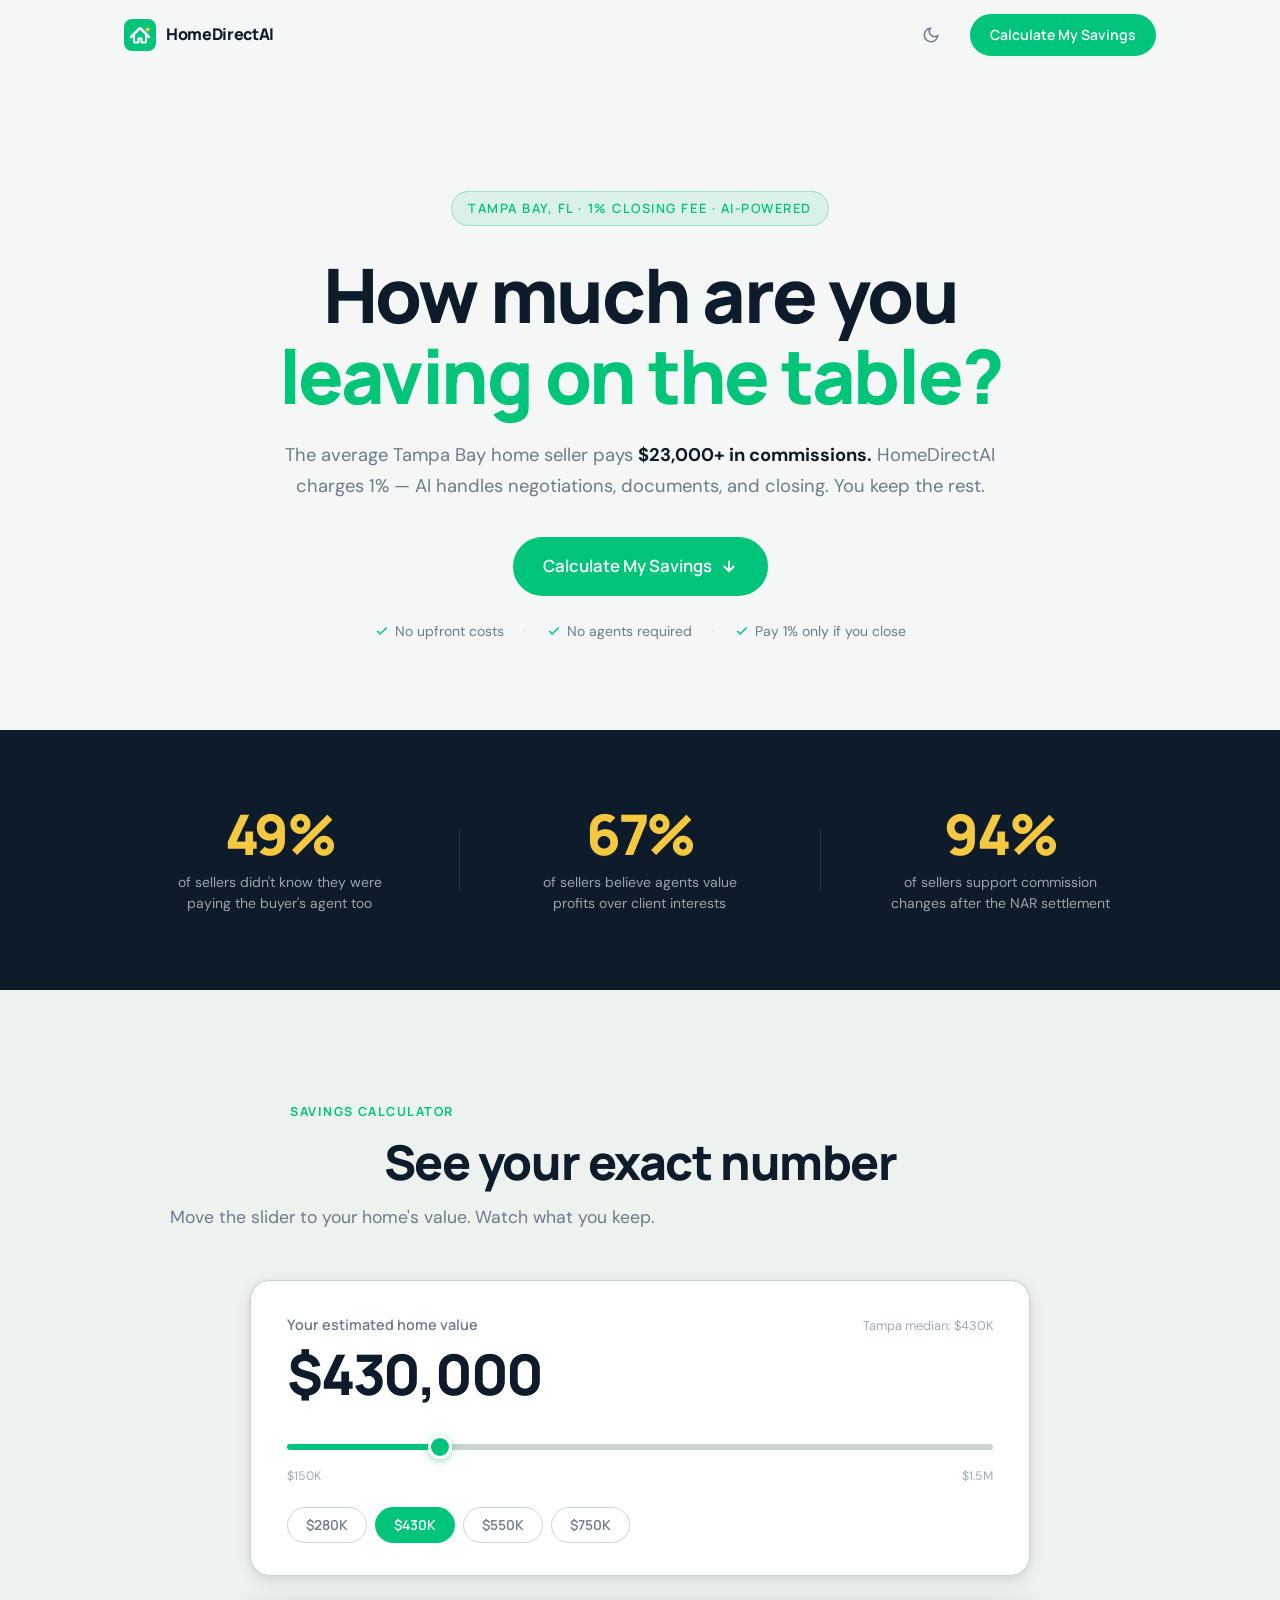
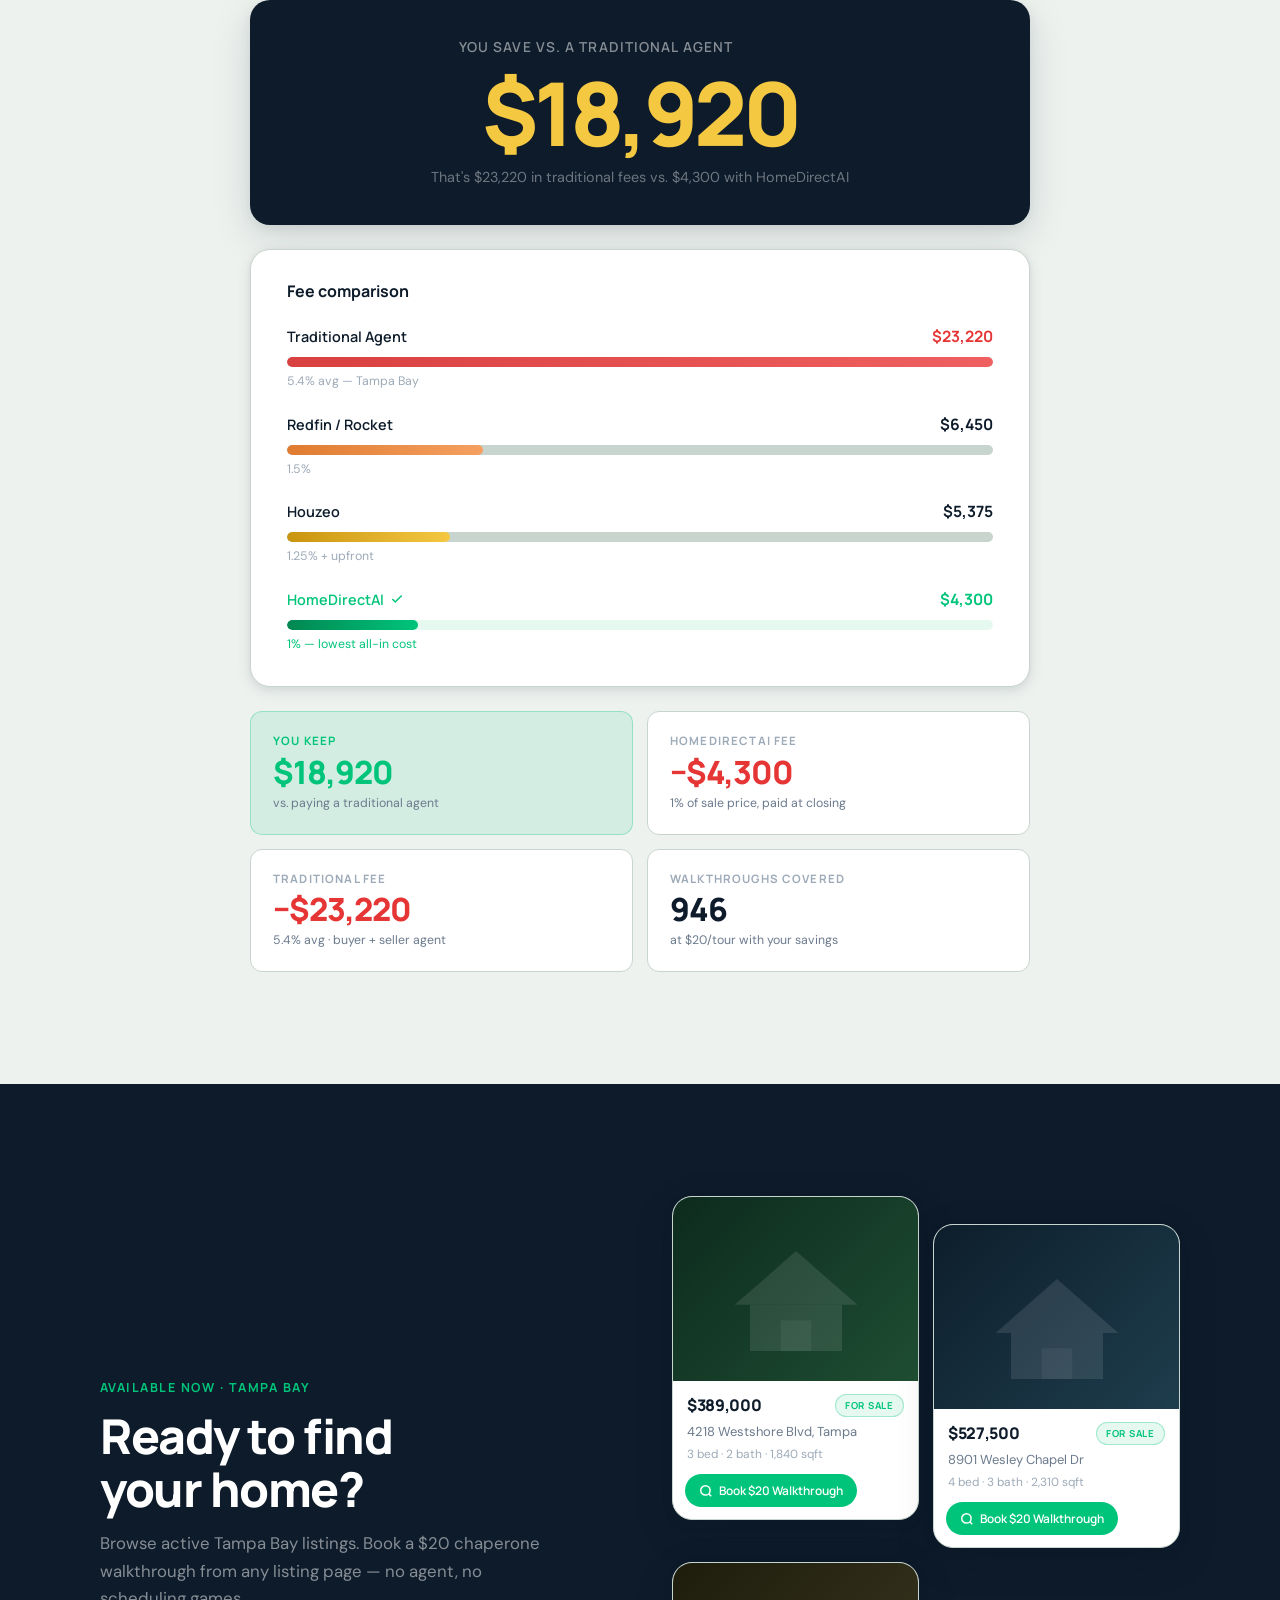
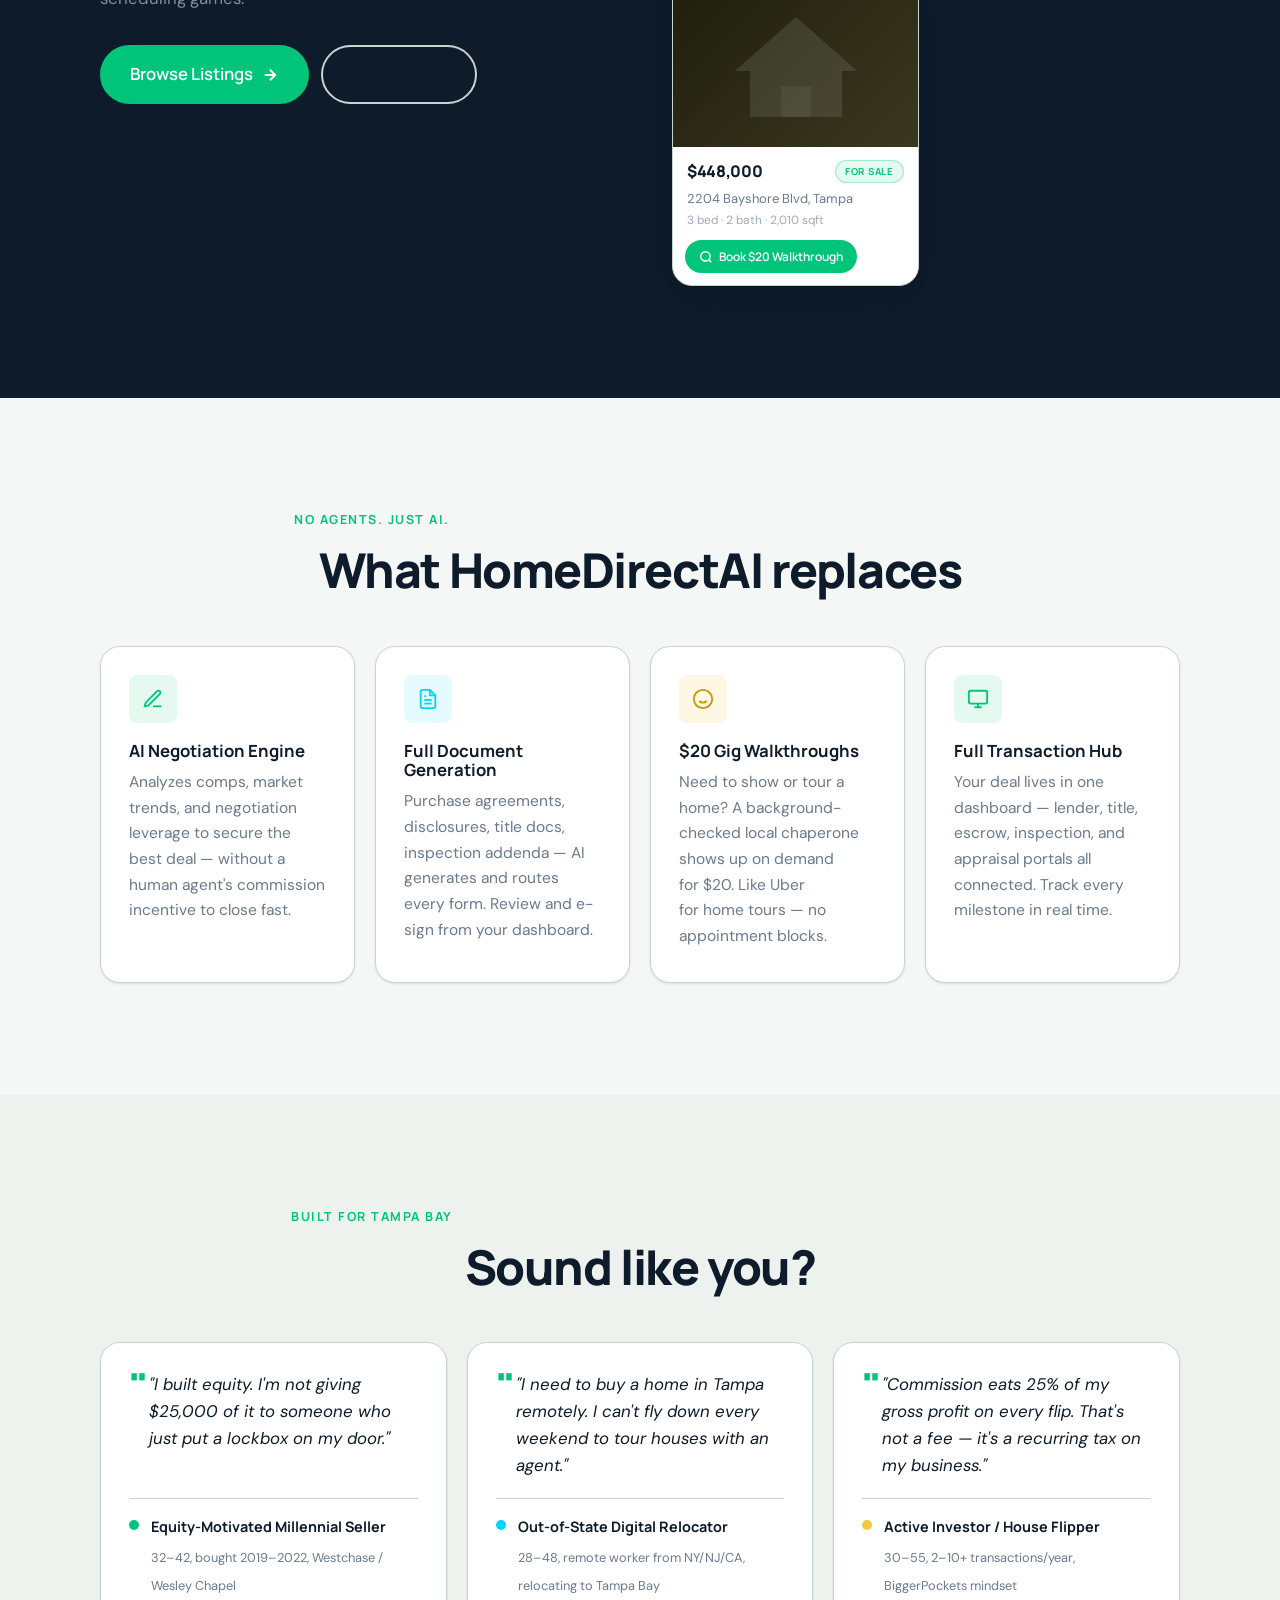
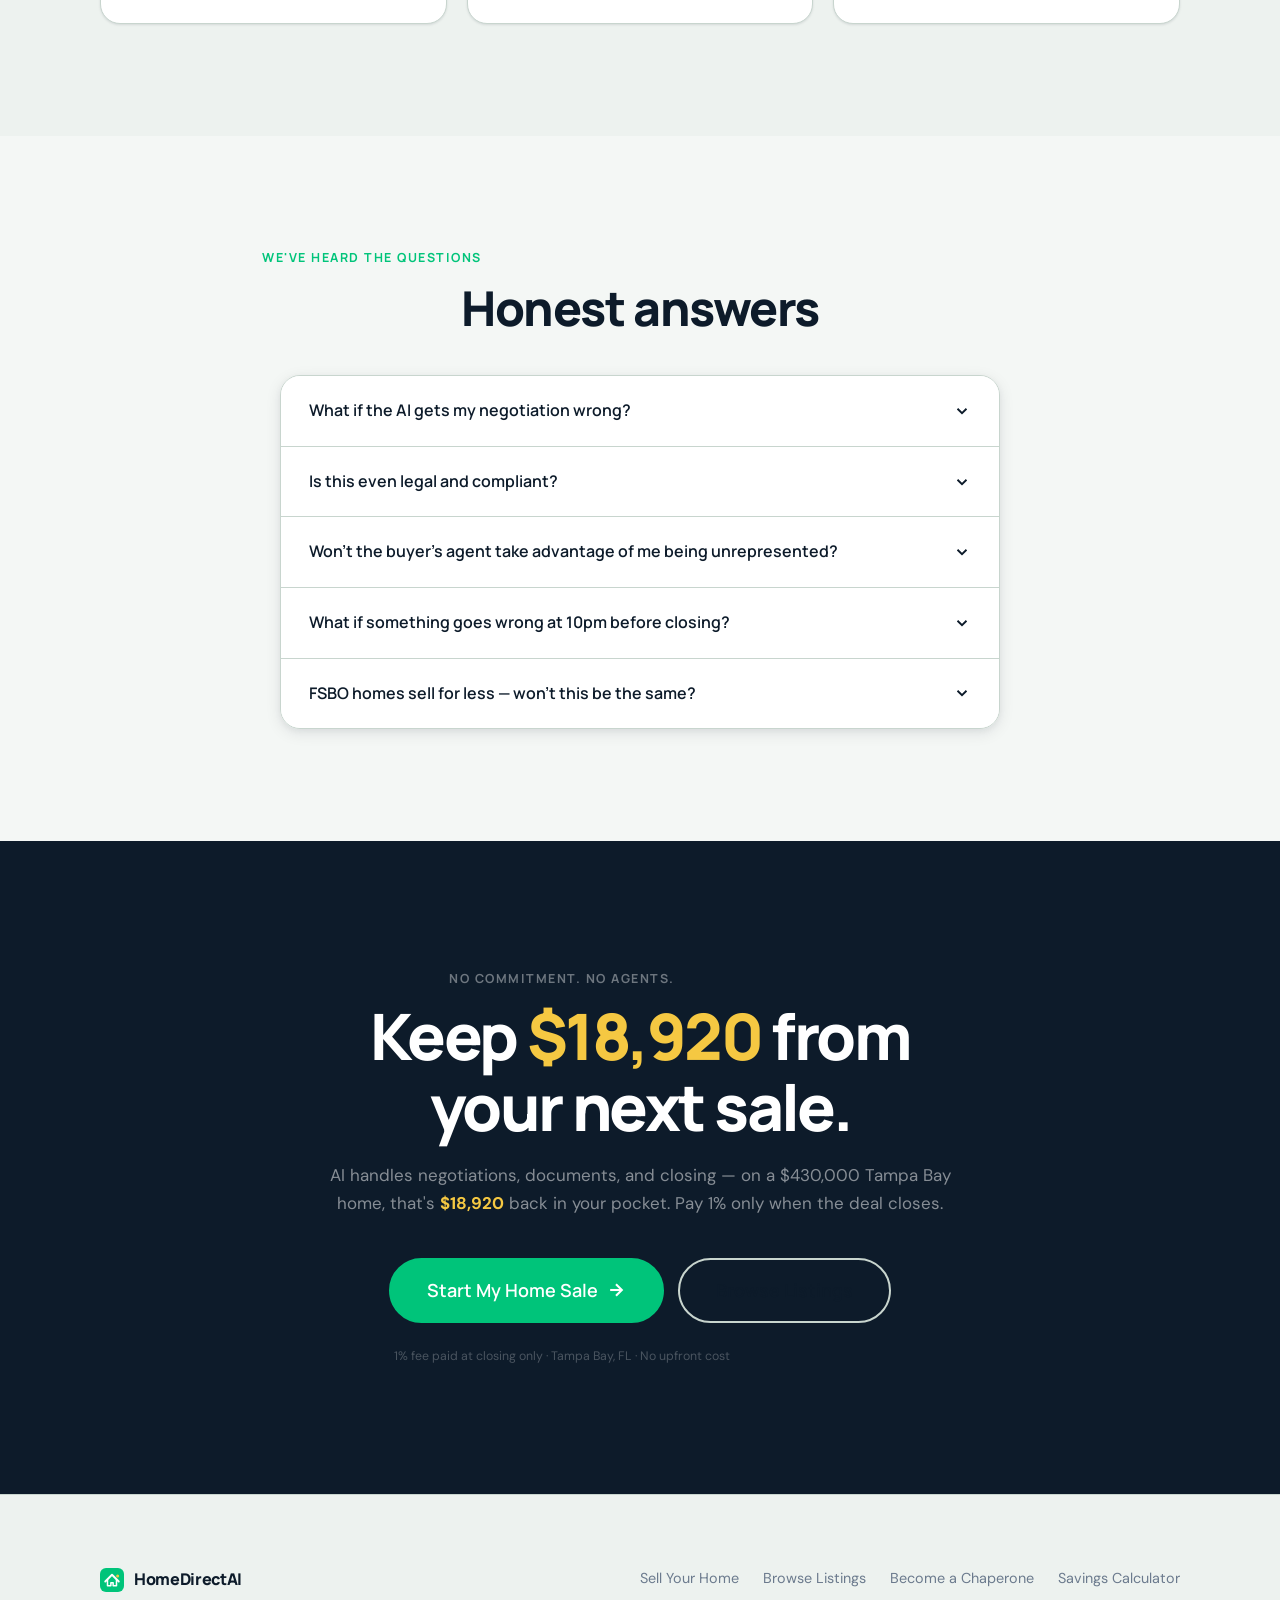
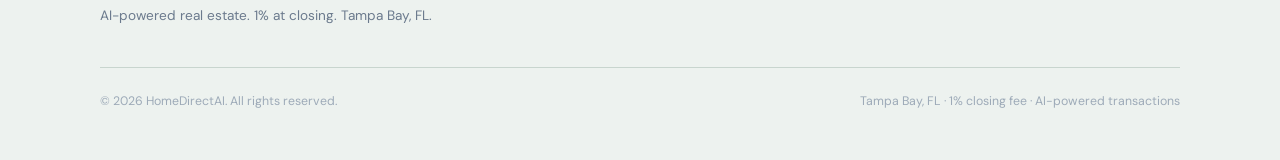
<file: customer-acquisition/savings-calculator-lp/index.html>
<!DOCTYPE html>
<html lang="en" data-theme="light">
<head>
  <meta charset="UTF-8" />
  <meta name="viewport" content="width=device-width, initial-scale=1.0" />
  <title>HomeDirectAI — How Much Are You Leaving on the Table?</title>
  <meta name="description" content="Tampa Bay sellers pay an average 5.4% commission. See exactly how much you keep when you sell with HomeDirectAI — 1% at closing, AI handles everything." />
  <meta property="og:title" content="HomeDirectAI — Commission Savings Calculator" />
  <meta property="og:description" content="See exactly how much you save vs. a traditional agent. AI handles negotiations, docs, and closing. You keep the rest." />
  <meta property="og:type" content="website" />
  <link rel="preconnect" href="https://fonts.googleapis.com" />
  <link rel="preconnect" href="https://fonts.gstatic.com" crossorigin />
  <link href="https://fonts.googleapis.com/css2?family=Manrope:wght@400;500;600;700;800&family=DM+Sans:ital,opsz,wght@0,9..40,400;0,9..40,500;0,9..40,600;1,9..40,400&display=swap" rel="stylesheet" />
  <link rel="stylesheet" href="style.css" />
</head>
<body>

  <!-- ── NAV ── -->
  <header class="nav" id="nav">
    <div class="nav__inner">
      <a href="#" class="nav__logo" aria-label="HomeDirectAI">
        <svg width="32" height="32" viewBox="0 0 32 32" fill="none" aria-hidden="true">
          <rect width="32" height="32" rx="8" fill="var(--color-primary)"/>
          <path d="M7 18L16 9L25 18" stroke="white" stroke-width="2.5" stroke-linecap="round" stroke-linejoin="round"/>
          <path d="M10 15.5V23.5H14.5V19.5H17.5V23.5H22V15.5" stroke="white" stroke-width="2" stroke-linecap="round" stroke-linejoin="round"/>
          <circle cx="23.5" cy="10.5" r="2" fill="var(--color-gold)"/>
        </svg>
        <span class="nav__wordmark">HomeDirectAI</span>
      </a>
      <div class="nav__actions">
        <button class="btn btn--ghost btn--sm" data-theme-toggle aria-label="Toggle dark mode">
          <svg width="18" height="18" viewBox="0 0 24 24" fill="none" stroke="currentColor" stroke-width="2"><path d="M21 12.79A9 9 0 1 1 11.21 3 7 7 0 0 0 21 12.79z"/></svg>
        </button>
        <a href="#calculator" class="btn btn--primary btn--sm">Calculate My Savings</a>
      </div>
    </div>
  </header>

  <main>

    <!-- ── HERO ── -->
    <section class="hero" aria-label="Hero">
      <div class="hero__eyebrow">Tampa Bay, FL · 1% Closing Fee · AI-Powered</div>
      <h1 class="hero__headline">
        How much are you<br>
        <span class="hero__highlight">leaving on the table?</span>
      </h1>
      <p class="hero__sub">
        The average Tampa Bay home seller pays&nbsp;<strong>$23,000+ in commissions.</strong>
        HomeDirectAI charges 1%&nbsp;— AI handles negotiations, documents, and closing.
        You keep the rest.
      </p>
      <a href="#calculator" class="btn btn--primary btn--lg hero__cta">
        Calculate My Savings
        <svg width="18" height="18" viewBox="0 0 24 24" fill="none" stroke="currentColor" stroke-width="2.5" aria-hidden="true"><path d="M12 5v14M5 12l7 7 7-7"/></svg>
      </a>
      <div class="hero__proof">
        <span class="proof__item">
          <svg width="14" height="14" viewBox="0 0 24 24" fill="none" stroke="currentColor" stroke-width="2.5"><polyline points="20 6 9 17 4 12"/></svg>
          No upfront costs
        </span>
        <span class="proof__sep" aria-hidden="true">·</span>
        <span class="proof__item">
          <svg width="14" height="14" viewBox="0 0 24 24" fill="none" stroke="currentColor" stroke-width="2.5"><polyline points="20 6 9 17 4 12"/></svg>
          No agents required
        </span>
        <span class="proof__sep" aria-hidden="true">·</span>
        <span class="proof__item">
          <svg width="14" height="14" viewBox="0 0 24 24" fill="none" stroke="currentColor" stroke-width="2.5"><polyline points="20 6 9 17 4 12"/></svg>
          Pay 1% only if you close
        </span>
      </div>
    </section>

    <!-- ── NAR TRUTH BANNER ── -->
    <section class="truth-banner" aria-label="NAR Settlement Context">
      <div class="truth-banner__inner">
        <div class="truth-banner__stat">
          <span class="stat__num">49%</span>
          <span class="stat__label">of sellers didn't know they were paying the buyer's agent too</span>
        </div>
        <div class="truth-banner__divider" aria-hidden="true"></div>
        <div class="truth-banner__stat">
          <span class="stat__num">67%</span>
          <span class="stat__label">of sellers believe agents value profits over client interests</span>
        </div>
        <div class="truth-banner__divider" aria-hidden="true"></div>
        <div class="truth-banner__stat">
          <span class="stat__num">94%</span>
          <span class="stat__label">of sellers support commission changes after the NAR settlement</span>
        </div>
      </div>
    </section>

    <!-- ── CALCULATOR ── -->
    <section class="calc-section" id="calculator" aria-label="Savings Calculator">
      <div class="calc-section__header">
        <p class="section-eyebrow">Savings Calculator</p>
        <h2 class="section-title">See your exact number</h2>
        <p class="section-sub">Move the slider to your home's value. Watch what you keep.</p>
      </div>

      <div class="calc-card">

        <!-- slider -->
        <div class="calc-card__slider-group">
          <div class="calc-card__slider-labels">
            <label for="homeValue" class="calc-label">Your estimated home value</label>
            <span class="calc-median">Tampa median: $430K</span>
          </div>
          <div class="calc-value" id="homeValueDisplay" aria-live="polite">$430,000</div>
          <div class="slider-track-wrap">
            <input
              type="range"
              id="homeValue"
              class="slider"
              min="150000"
              max="1500000"
              step="5000"
              value="430000"
              aria-label="Home value"
            />
          </div>
          <div class="slider-range-labels">
            <span>$150K</span>
            <span>$1.5M</span>
          </div>
          <!-- presets -->
          <div class="presets" role="group" aria-label="Quick select home values">
            <button class="preset" data-value="280000">$280K</button>
            <button class="preset preset--active" data-value="430000">$430K</button>
            <button class="preset" data-value="550000">$550K</button>
            <button class="preset" data-value="750000">$750K</button>
          </div>
        </div>

        <!-- savings hero -->
        <div class="savings-hero" aria-live="polite" aria-label="Your savings">
          <p class="savings-hero__label">You save vs. a traditional agent</p>
          <div class="savings-hero__amount" id="savingsAmount">$18,842</div>
          <p class="savings-hero__sub" id="savingsSub">That's $23,220 in traditional fees vs. $4,300 with HomeDirectAI</p>
        </div>

        <!-- bar chart -->
        <div class="comparison" aria-label="Fee comparison chart">
          <h3 class="comparison__title">Fee comparison</h3>
          <div class="comparison__bars">

            <div class="bar-row">
              <div class="bar-row__meta">
                <span class="bar-label">Traditional Agent</span>
                <span class="bar-fee bar-fee--high" id="fee-traditional">$23,220</span>
              </div>
              <div class="bar-track" role="progressbar" aria-label="Traditional agent fee bar">
                <div class="bar-fill bar-fill--traditional" id="bar-traditional" style="width:100%"></div>
              </div>
              <span class="bar-rate">5.4% avg — Tampa Bay</span>
            </div>

            <div class="bar-row">
              <div class="bar-row__meta">
                <span class="bar-label">Redfin / Rocket</span>
                <span class="bar-fee" id="fee-redfin">$6,450</span>
              </div>
              <div class="bar-track" role="progressbar" aria-label="Redfin fee bar">
                <div class="bar-fill bar-fill--redfin" id="bar-redfin" style="width:28%"></div>
              </div>
              <span class="bar-rate">1.5%</span>
            </div>

            <div class="bar-row">
              <div class="bar-row__meta">
                <span class="bar-label">Houzeo</span>
                <span class="bar-fee" id="fee-houzeo">$5,375</span>
              </div>
              <div class="bar-track" role="progressbar" aria-label="Houzeo fee bar">
                <div class="bar-fill bar-fill--houzeo" id="bar-houzeo" style="width:23%"></div>
              </div>
              <span class="bar-rate">1.25% + upfront</span>
            </div>

            <div class="bar-row bar-row--hdai">
              <div class="bar-row__meta">
                <span class="bar-label bar-label--hdai">
                  HomeDirectAI
                  <svg width="14" height="14" viewBox="0 0 24 24" fill="none" stroke="currentColor" stroke-width="2.5" aria-hidden="true"><polyline points="20 6 9 17 4 12"/></svg>
                </span>
                <span class="bar-fee bar-fee--hdai" id="fee-hdai">$4,300</span>
              </div>
              <div class="bar-track" role="progressbar" aria-label="HomeDirectAI fee bar">
                <div class="bar-fill bar-fill--hdai" id="bar-hdai" style="width:18%"></div>
              </div>
              <span class="bar-rate bar-rate--hdai">1% — lowest all-in cost</span>
            </div>

          </div>
        </div>

        <!-- breakdown grid -->
        <div class="breakdown" aria-label="Cost breakdown">
          <div class="breakdown__cell breakdown__cell--save">
            <span class="breakdown__chip">You keep</span>
            <span class="breakdown__num breakdown__num--save" id="bd-savings">$18,842</span>
            <span class="breakdown__desc">vs. paying a traditional agent</span>
          </div>
          <div class="breakdown__cell">
            <span class="breakdown__chip breakdown__chip--muted">HomeDirectAI fee</span>
            <span class="breakdown__num breakdown__num--cost" id="bd-hdai">−$4,300</span>
            <span class="breakdown__desc">1% of sale price, paid at closing</span>
          </div>
          <div class="breakdown__cell">
            <span class="breakdown__chip breakdown__chip--muted">Traditional fee</span>
            <span class="breakdown__num breakdown__num--cost" id="bd-traditional">−$23,220</span>
            <span class="breakdown__desc">5.4% avg · buyer + seller agent</span>
          </div>
          <div class="breakdown__cell">
            <span class="breakdown__chip breakdown__chip--muted">Walkthroughs covered</span>
            <span class="breakdown__num" id="bd-tours">942</span>
            <span class="breakdown__desc">at $20/tour with your savings</span>
          </div>
        </div>

      </div>
    </section>

    <!-- ── BROWSE LISTINGS CTA ── -->
    <section class="browse-section" aria-label="Browse available listings">
      <div class="browse-section__inner">
        <div class="browse-section__text">
          <p class="section-eyebrow">Available Now · Tampa Bay</p>
          <h2 class="browse-section__title">Ready to find your home?</h2>
          <p class="browse-section__sub">Browse active Tampa Bay listings. Book a $20 chaperone walkthrough from any listing page — no agent, no scheduling games.</p>
          <div class="browse-section__actions">
            <a href="https://homedirect-hub-production.up.railway.app/search" class="btn btn--primary btn--lg">
              Browse Listings
              <svg width="18" height="18" viewBox="0 0 24 24" fill="none" stroke="currentColor" stroke-width="2.5" aria-hidden="true"><line x1="5" y1="12" x2="19" y2="12"/><polyline points="12 5 19 12 12 19"/></svg>
            </a>
            <a href="https://homedirect-hub-production.up.railway.app/map" class="btn btn--outline btn--lg">Explore Map</a>
          </div>
        </div>
        <div class="browse-section__cards" aria-hidden="true">
          <div class="mock-listing">
            <div class="mock-listing__img mock-listing__img--1"></div>
            <div class="mock-listing__body">
              <span class="mock-listing__price">$389,000</span>
              <span class="mock-listing__tag">For Sale</span>
            </div>
            <p class="mock-listing__addr">4218 Westshore Blvd, Tampa</p>
            <p class="mock-listing__meta">3 bed · 2 bath · 1,840 sqft</p>
            <a href="https://homedirect-hub-production.up.railway.app/search" class="mock-listing__tour">
              <svg width="14" height="14" viewBox="0 0 24 24" fill="none" stroke="currentColor" stroke-width="2.5"><circle cx="11" cy="11" r="8"/><line x1="21" y1="21" x2="16.65" y2="16.65"/></svg>
              Book $20 Walkthrough
            </a>
          </div>
          <div class="mock-listing mock-listing--offset">
            <div class="mock-listing__img mock-listing__img--2"></div>
            <div class="mock-listing__body">
              <span class="mock-listing__price">$527,500</span>
              <span class="mock-listing__tag">For Sale</span>
            </div>
            <p class="mock-listing__addr">8901 Wesley Chapel Dr</p>
            <p class="mock-listing__meta">4 bed · 3 bath · 2,310 sqft</p>
            <a href="https://homedirect-hub-production.up.railway.app/search" class="mock-listing__tour">
              <svg width="14" height="14" viewBox="0 0 24 24" fill="none" stroke="currentColor" stroke-width="2.5"><circle cx="11" cy="11" r="8"/><line x1="21" y1="21" x2="16.65" y2="16.65"/></svg>
              Book $20 Walkthrough
            </a>
          </div>
          <div class="mock-listing">
            <div class="mock-listing__img mock-listing__img--3"></div>
            <div class="mock-listing__body">
              <span class="mock-listing__price">$448,000</span>
              <span class="mock-listing__tag">For Sale</span>
            </div>
            <p class="mock-listing__addr">2204 Bayshore Blvd, Tampa</p>
            <p class="mock-listing__meta">3 bed · 2 bath · 2,010 sqft</p>
            <a href="https://homedirect-hub-production.up.railway.app/search" class="mock-listing__tour">
              <svg width="14" height="14" viewBox="0 0 24 24" fill="none" stroke="currentColor" stroke-width="2.5"><circle cx="11" cy="11" r="8"/><line x1="21" y1="21" x2="16.65" y2="16.65"/></svg>
              Book $20 Walkthrough
            </a>
          </div>
        </div>
      </div>
    </section>

    <!-- ── HOW IT WORKS ── -->
    <section class="how-section" aria-label="How it works">
      <div class="how-section__header">
        <p class="section-eyebrow">No agents. Just AI.</p>
        <h2 class="section-title">What HomeDirectAI replaces</h2>
      </div>
      <div class="how-grid">
        <div class="how-card">
          <div class="how-card__icon how-card__icon--green">
            <svg width="22" height="22" viewBox="0 0 24 24" fill="none" stroke="currentColor" stroke-width="2" aria-hidden="true"><path d="M12 20h9"/><path d="M16.5 3.5a2.121 2.121 0 0 1 3 3L7 19l-4 1 1-4L16.5 3.5z"/></svg>
          </div>
          <h3 class="how-card__title">AI Negotiation Engine</h3>
          <p class="how-card__body">Analyzes comps, market trends, and negotiation leverage to secure the best deal — without a human agent's commission incentive to close fast.</p>
        </div>
        <div class="how-card">
          <div class="how-card__icon how-card__icon--teal">
            <svg width="22" height="22" viewBox="0 0 24 24" fill="none" stroke="currentColor" stroke-width="2" aria-hidden="true"><path d="M14 2H6a2 2 0 0 0-2 2v16a2 2 0 0 0 2 2h12a2 2 0 0 0 2-2V8z"/><polyline points="14 2 14 8 20 8"/><line x1="16" y1="13" x2="8" y2="13"/><line x1="16" y1="17" x2="8" y2="17"/><polyline points="10 9 9 9 8 9"/></svg>
          </div>
          <h3 class="how-card__title">Full Document Generation</h3>
          <p class="how-card__body">Purchase agreements, disclosures, title docs, inspection addenda — AI generates and routes every form. Review and e-sign from your dashboard.</p>
        </div>
        <div class="how-card">
          <div class="how-card__icon how-card__icon--gold">
            <svg width="22" height="22" viewBox="0 0 24 24" fill="none" stroke="currentColor" stroke-width="2" aria-hidden="true"><circle cx="12" cy="12" r="10"/><path d="M8 14s1.5 2 4 2 4-2 4-2"/><line x1="9" y1="9" x2="9.01" y2="9"/><line x1="15" y1="9" x2="15.01" y2="9"/></svg>
          </div>
          <h3 class="how-card__title">$20 Gig Walkthroughs</h3>
          <p class="how-card__body">Need to show or tour a home? A background-checked local chaperone shows up on demand for $20. Like Uber for home tours — no appointment blocks.</p>
        </div>
        <div class="how-card">
          <div class="how-card__icon how-card__icon--green">
            <svg width="22" height="22" viewBox="0 0 24 24" fill="none" stroke="currentColor" stroke-width="2" aria-hidden="true"><rect x="2" y="3" width="20" height="14" rx="2"/><line x1="8" y1="21" x2="16" y2="21"/><line x1="12" y1="17" x2="12" y2="21"/></svg>
          </div>
          <h3 class="how-card__title">Full Transaction Hub</h3>
          <p class="how-card__body">Your deal lives in one dashboard — lender, title, escrow, inspection, and appraisal portals all connected. Track every milestone in real time.</p>
        </div>
      </div>
    </section>

    <!-- ── ICP TRUTH SECTION ── -->
    <section class="icp-section" aria-label="Who this is for">
      <div class="icp-section__header">
        <p class="section-eyebrow">Built for Tampa Bay</p>
        <h2 class="section-title">Sound like you?</h2>
      </div>
      <div class="icp-grid">
        <div class="icp-card">
          <div class="icp-card__quote">"I built equity. I'm not giving $25,000 of it to someone who just put a lockbox on my door."</div>
          <div class="icp-card__persona">
            <div class="icp-card__dot icp-card__dot--1"></div>
            <div>
              <strong>Equity-Motivated Millennial Seller</strong>
              <span>32–42, bought 2019–2022, Westchase / Wesley Chapel</span>
            </div>
          </div>
        </div>
        <div class="icp-card">
          <div class="icp-card__quote">"I need to buy a home in Tampa remotely. I can't fly down every weekend to tour houses with an agent."</div>
          <div class="icp-card__persona">
            <div class="icp-card__dot icp-card__dot--2"></div>
            <div>
              <strong>Out-of-State Digital Relocator</strong>
              <span>28–48, remote worker from NY/NJ/CA, relocating to Tampa Bay</span>
            </div>
          </div>
        </div>
        <div class="icp-card">
          <div class="icp-card__quote">"Commission eats 25% of my gross profit on every flip. That's not a fee — it's a recurring tax on my business."</div>
          <div class="icp-card__persona">
            <div class="icp-card__dot icp-card__dot--3"></div>
            <div>
              <strong>Active Investor / House Flipper</strong>
              <span>30–55, 2–10+ transactions/year, BiggerPockets mindset</span>
            </div>
          </div>
        </div>
      </div>
    </section>

    <!-- ── OBJECTION HANDLING ── -->
    <section class="objections-section" aria-label="Common questions">
      <div class="objections-section__header">
        <p class="section-eyebrow">We've heard the questions</p>
        <h2 class="section-title">Honest answers</h2>
      </div>
      <div class="objections-grid">
        <details class="objection">
          <summary class="objection__q">
            What if the AI gets my negotiation wrong?
            <svg class="objection__chevron" width="18" height="18" viewBox="0 0 24 24" fill="none" stroke="currentColor" stroke-width="2.5" aria-hidden="true"><polyline points="6 9 12 15 18 9"/></svg>
          </summary>
          <p class="objection__a">Our AI models are trained on millions of transactions and real-time Tampa Bay comps. Every counter-offer comes with the data behind it — so you see exactly why we're recommending each move. You always review and approve before anything is submitted.</p>
        </details>
        <details class="objection">
          <summary class="objection__q">
            Is this even legal and compliant?
            <svg class="objection__chevron" width="18" height="18" viewBox="0 0 24 24" fill="none" stroke="currentColor" stroke-width="2.5" aria-hidden="true"><polyline points="6 9 12 15 18 9"/></svg>
          </summary>
          <p class="objection__a">Yes. HomeDirectAI operates under a licensed real estate brokerage. All transactions follow Florida state law. Our document generation is reviewed by licensed real estate attorneys and updated with every regulatory change.</p>
        </details>
        <details class="objection">
          <summary class="objection__q">
            Won't the buyer's agent take advantage of me being unrepresented?
            <svg class="objection__chevron" width="18" height="18" viewBox="0 0 24 24" fill="none" stroke="currentColor" stroke-width="2.5" aria-hidden="true"><polyline points="6 9 12 15 18 9"/></svg>
          </summary>
          <p class="objection__a">Our AI negotiation engine is purpose-built for this. It doesn't have a relationship with the buyer's agent, no incentive to close fast, and no fear of conflict. It analyzes the offer against current comps and recommends the optimal response — consistently.</p>
        </details>
        <details class="objection">
          <summary class="objection__q">
            What if something goes wrong at 10pm before closing?
            <svg class="objection__chevron" width="18" height="18" viewBox="0 0 24 24" fill="none" stroke="currentColor" stroke-width="2.5" aria-hidden="true"><polyline points="6 9 12 15 18 9"/></svg>
          </summary>
          <p class="objection__a">Your transaction hub includes escalation pathways to licensed support — not a chatbot. Critical pre-closing issues are handled by real people backed by AI tools, not the reverse. You're never alone in your deal.</p>
        </details>
        <details class="objection">
          <summary class="objection__q">
            FSBO homes sell for less — won't this be the same?
            <svg class="objection__chevron" width="18" height="18" viewBox="0 0 24 24" fill="none" stroke="currentColor" stroke-width="2.5" aria-hidden="true"><polyline points="6 9 12 15 18 9"/></svg>
          </summary>
          <p class="objection__a">This is the most important distinction: HomeDirectAI is not FSBO. FSBO homes sell for less because sellers negotiate alone, without data, and often panic. Our AI negotiation engine gives you the same comp analysis and strategic leverage a top agent would use — at 1% the cost.</p>
        </details>
      </div>
    </section>

    <!-- ── FINAL CTA ── -->
    <section class="final-cta" aria-label="Call to action">
      <div class="final-cta__inner">
        <p class="section-eyebrow final-cta__eyebrow">No commitment. No agents.</p>
        <h2 class="final-cta__headline" id="cta-headline">
          Keep <span class="final-cta__savings" id="cta-savings">$18,842</span> from your next sale.
        </h2>
        <p class="final-cta__sub">
          AI handles negotiations, documents, and closing — on a $430,000 Tampa Bay home,
          that's <strong>$18,842</strong> back in your pocket. Pay 1% only when the deal closes.
        </p>
        <div class="final-cta__buttons">
          <a href="https://homedirect-hub-production.up.railway.app/sell" class="btn btn--primary btn--xl">
            Start My Home Sale
            <svg width="20" height="20" viewBox="0 0 24 24" fill="none" stroke="currentColor" stroke-width="2.5" aria-hidden="true"><line x1="5" y1="12" x2="19" y2="12"/><polyline points="12 5 19 12 12 19"/></svg>
          </a>
          <a href="https://homedirect-hub-production.up.railway.app/search" class="btn btn--outline btn--xl">Browse Listings</a>
        </div>
        <p class="final-cta__fine">1% fee paid at closing only · Tampa Bay, FL · No upfront cost</p>
      </div>
    </section>

  </main>

  <!-- ── FOOTER ── -->
  <footer class="footer">
    <div class="footer__inner">
      <div class="footer__brand">
        <a href="#" class="nav__logo" aria-label="HomeDirectAI home">
          <svg width="24" height="24" viewBox="0 0 32 32" fill="none" aria-hidden="true">
            <rect width="32" height="32" rx="8" fill="var(--color-primary)"/>
            <path d="M7 18L16 9L25 18" stroke="white" stroke-width="2.5" stroke-linecap="round" stroke-linejoin="round"/>
            <path d="M10 15.5V23.5H14.5V19.5H17.5V23.5H22V15.5" stroke="white" stroke-width="2" stroke-linecap="round" stroke-linejoin="round"/>
            <circle cx="23.5" cy="10.5" r="2" fill="#F5C842"/>
          </svg>
          <span class="nav__wordmark">HomeDirectAI</span>
        </a>
        <p class="footer__tagline">AI-powered real estate. 1% at closing. Tampa Bay, FL.</p>
      </div>
      <nav class="footer__links" aria-label="Footer navigation">
        <a href="https://homedirect-hub-production.up.railway.app/sell">Sell Your Home</a>
        <a href="https://homedirect-hub-production.up.railway.app/search">Browse Listings</a>
        <a href="https://homedirect-hub-production.up.railway.app/chaperone-apply">Become a Chaperone</a>
        <a href="#calculator">Savings Calculator</a>
      </nav>
    </div>
    <div class="footer__bottom">
      <span>© 2026 HomeDirectAI. All rights reserved.</span>
      <span>Tampa Bay, FL · 1% closing fee · AI-powered transactions</span>
    </div>
  </footer>

  <script src="calc.js"></script>
  <script>
    // ── Dark mode toggle ──
    (function () {
      const t = document.querySelector('[data-theme-toggle]');
      const r = document.documentElement;
      let d = r.getAttribute('data-theme') || (matchMedia('(prefers-color-scheme:dark)').matches ? 'dark' : 'light');
      r.setAttribute('data-theme', d);
      function updateIcon() {
        if (!t) return;
        t.innerHTML = d === 'dark'
          ? '<svg width="18" height="18" viewBox="0 0 24 24" fill="none" stroke="currentColor" stroke-width="2"><circle cx="12" cy="12" r="5"/><path d="M12 1v2M12 21v2M4.22 4.22l1.42 1.42M18.36 18.36l1.42 1.42M1 12h2M21 12h2M4.22 19.78l1.42-1.42M18.36 5.64l1.42-1.42"/></svg>'
          : '<svg width="18" height="18" viewBox="0 0 24 24" fill="none" stroke="currentColor" stroke-width="2"><path d="M21 12.79A9 9 0 1 1 11.21 3 7 7 0 0 0 21 12.79z"/></svg>';
        t.setAttribute('aria-label', 'Switch to ' + (d === 'dark' ? 'light' : 'dark') + ' mode');
      }
      updateIcon();
      if (t) t.addEventListener('click', () => { d = d === 'dark' ? 'light' : 'dark'; r.setAttribute('data-theme', d); updateIcon(); });
    })();

    // ── Sticky nav shadow ──
    const nav = document.getElementById('nav');
    window.addEventListener('scroll', () => {
      nav.classList.toggle('nav--scrolled', window.scrollY > 10);
    }, { passive: true });
  </script>
</body>
</html>
</file>
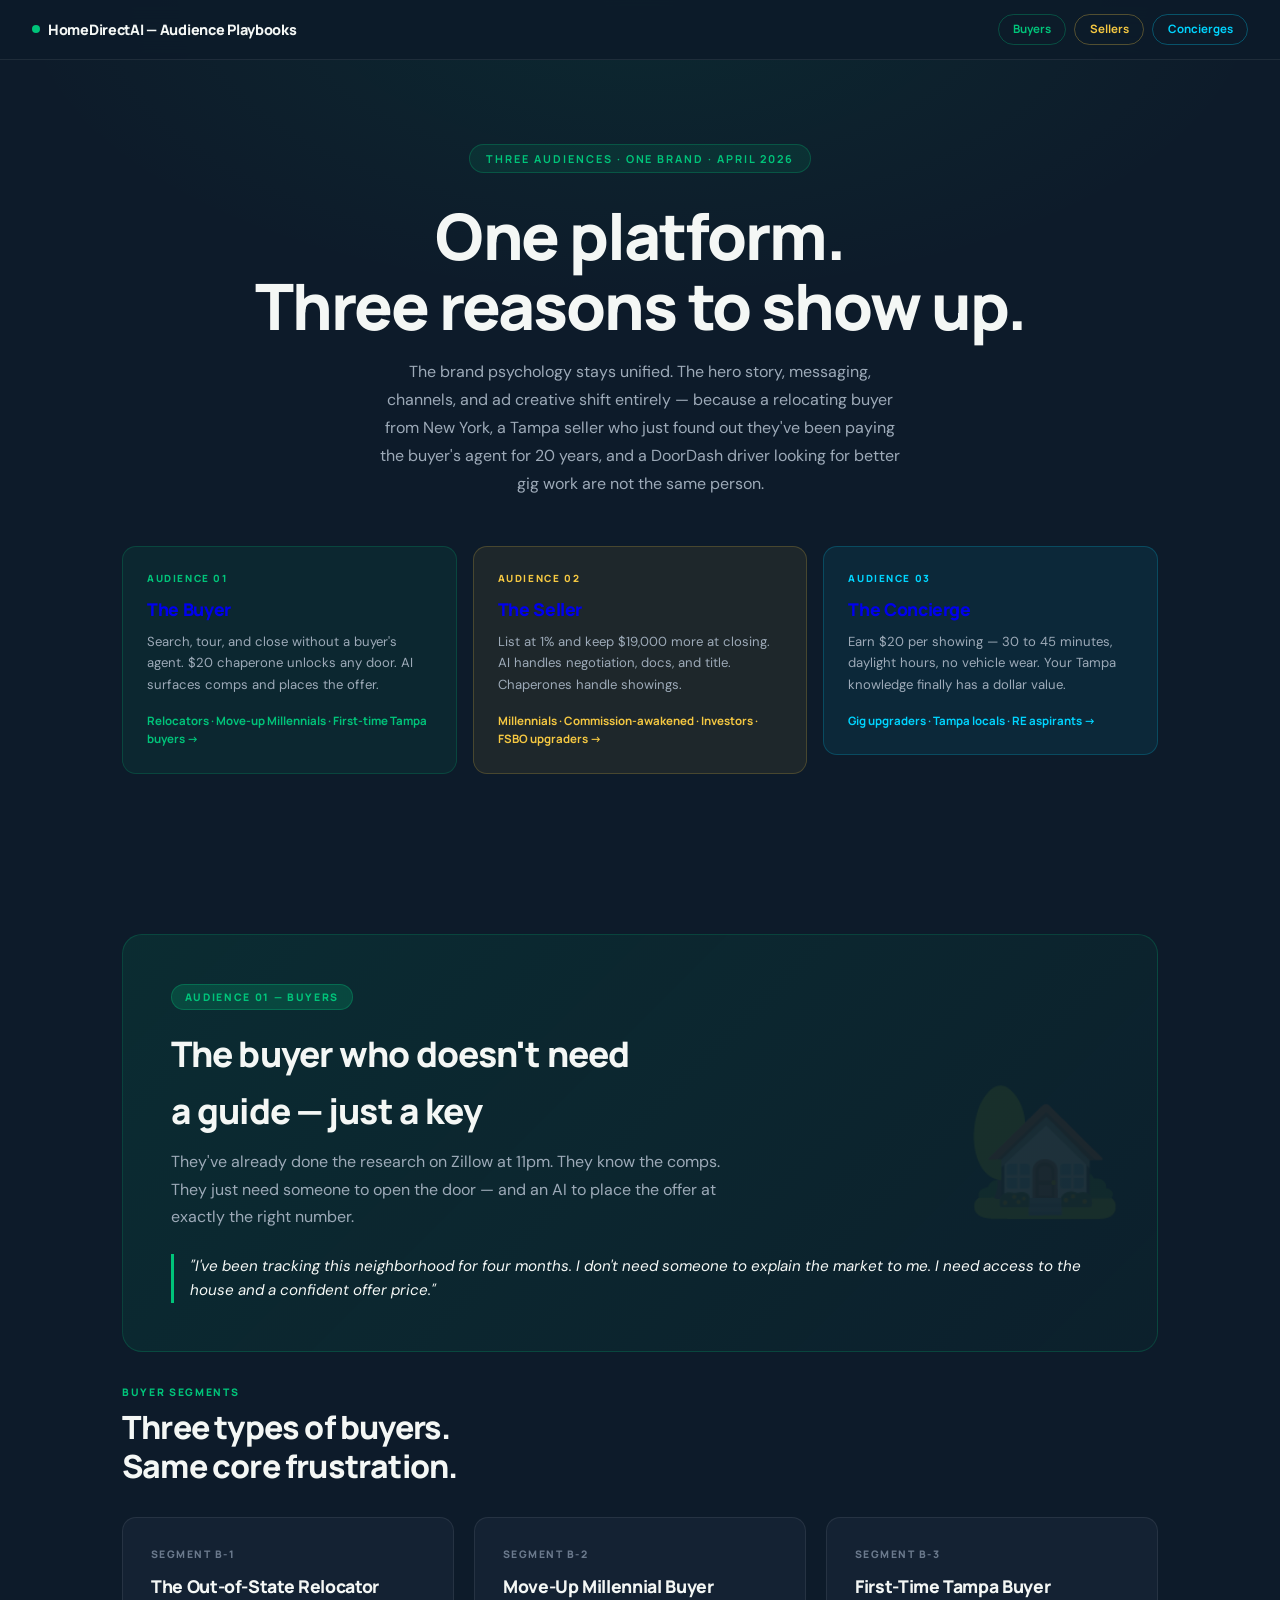
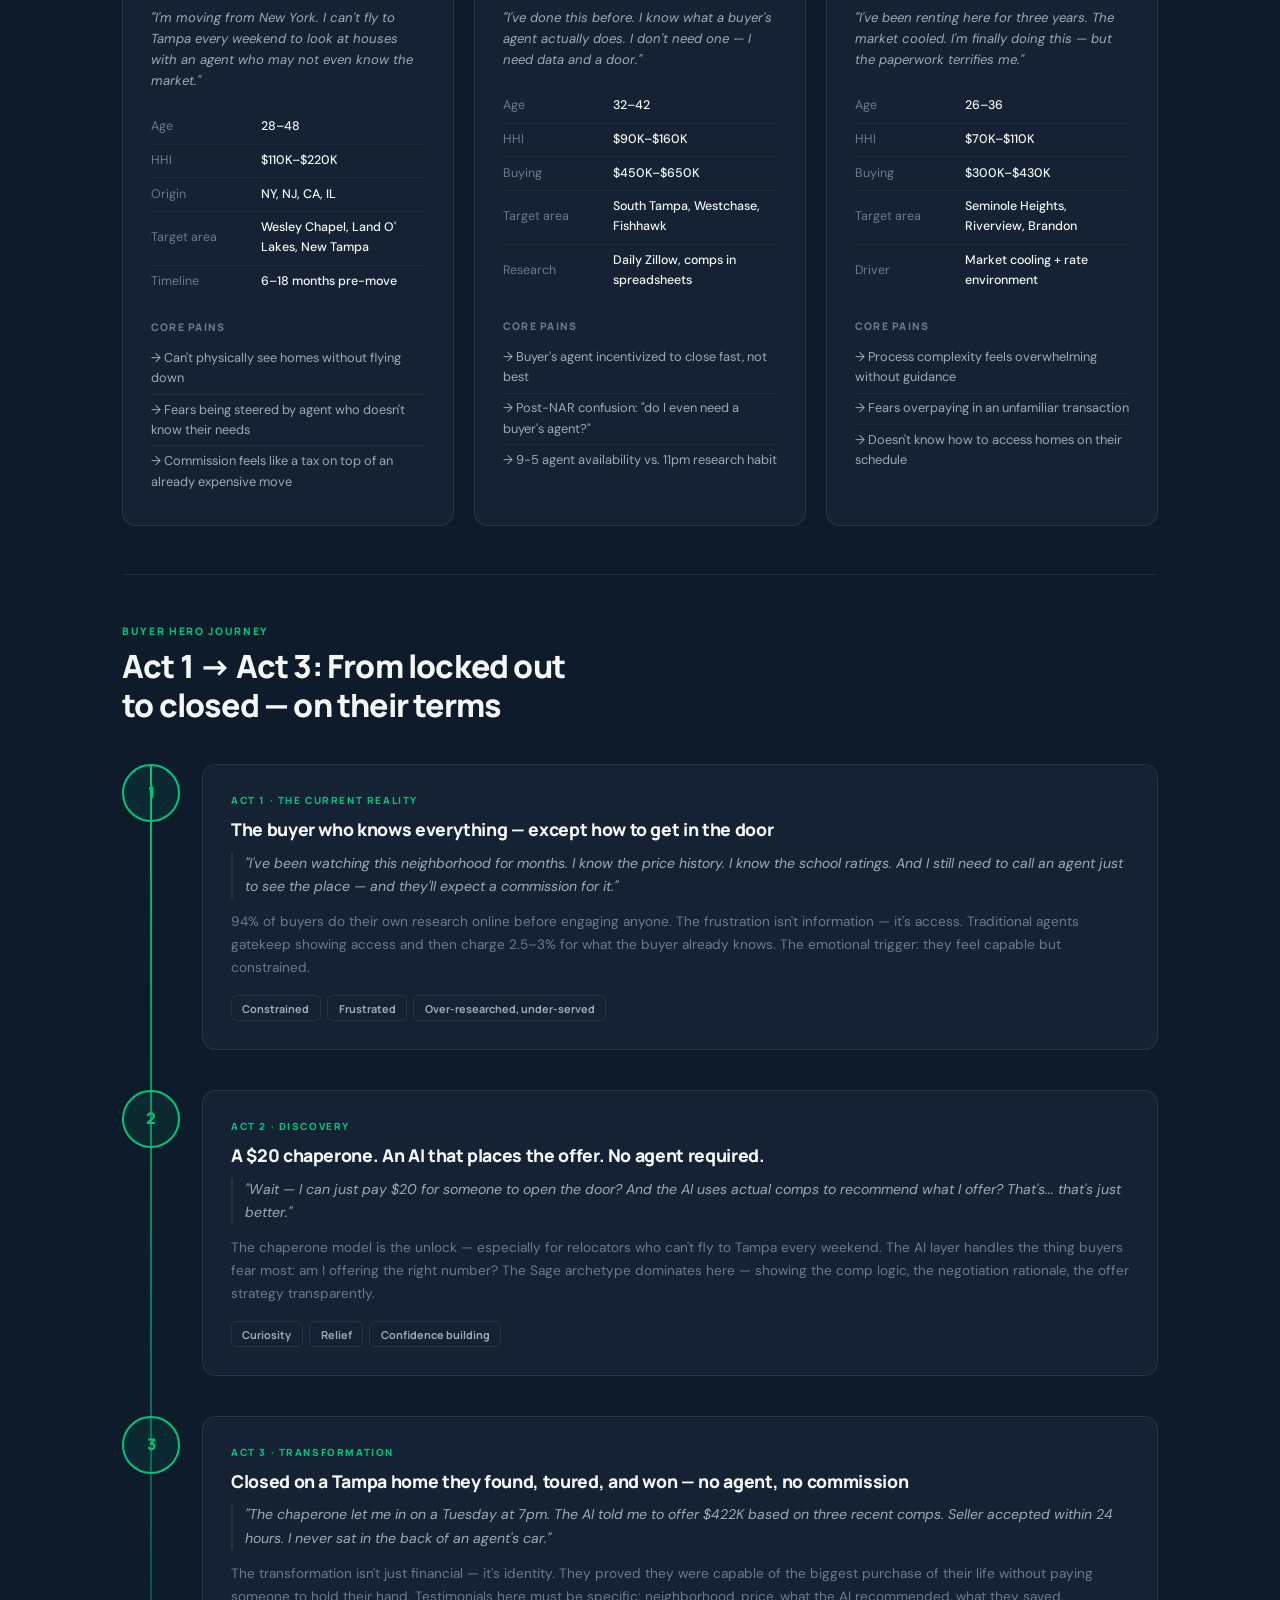
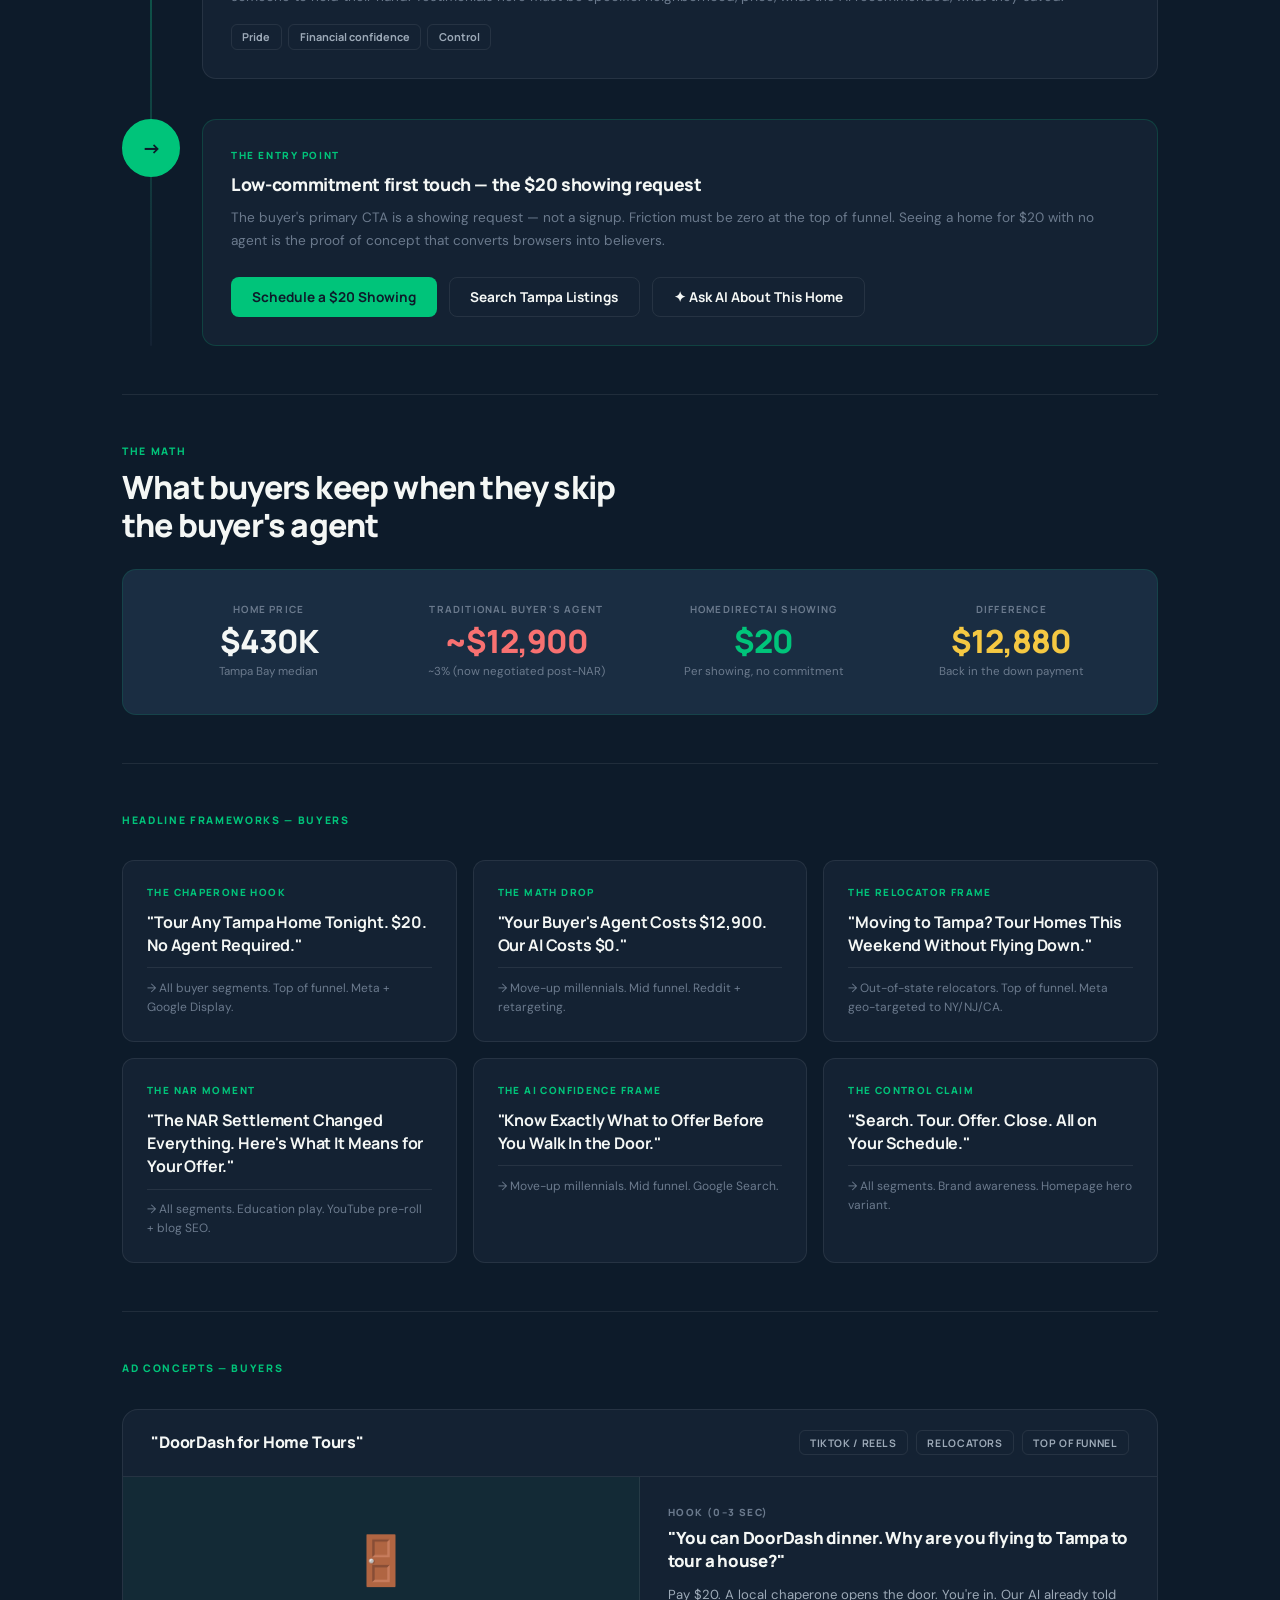
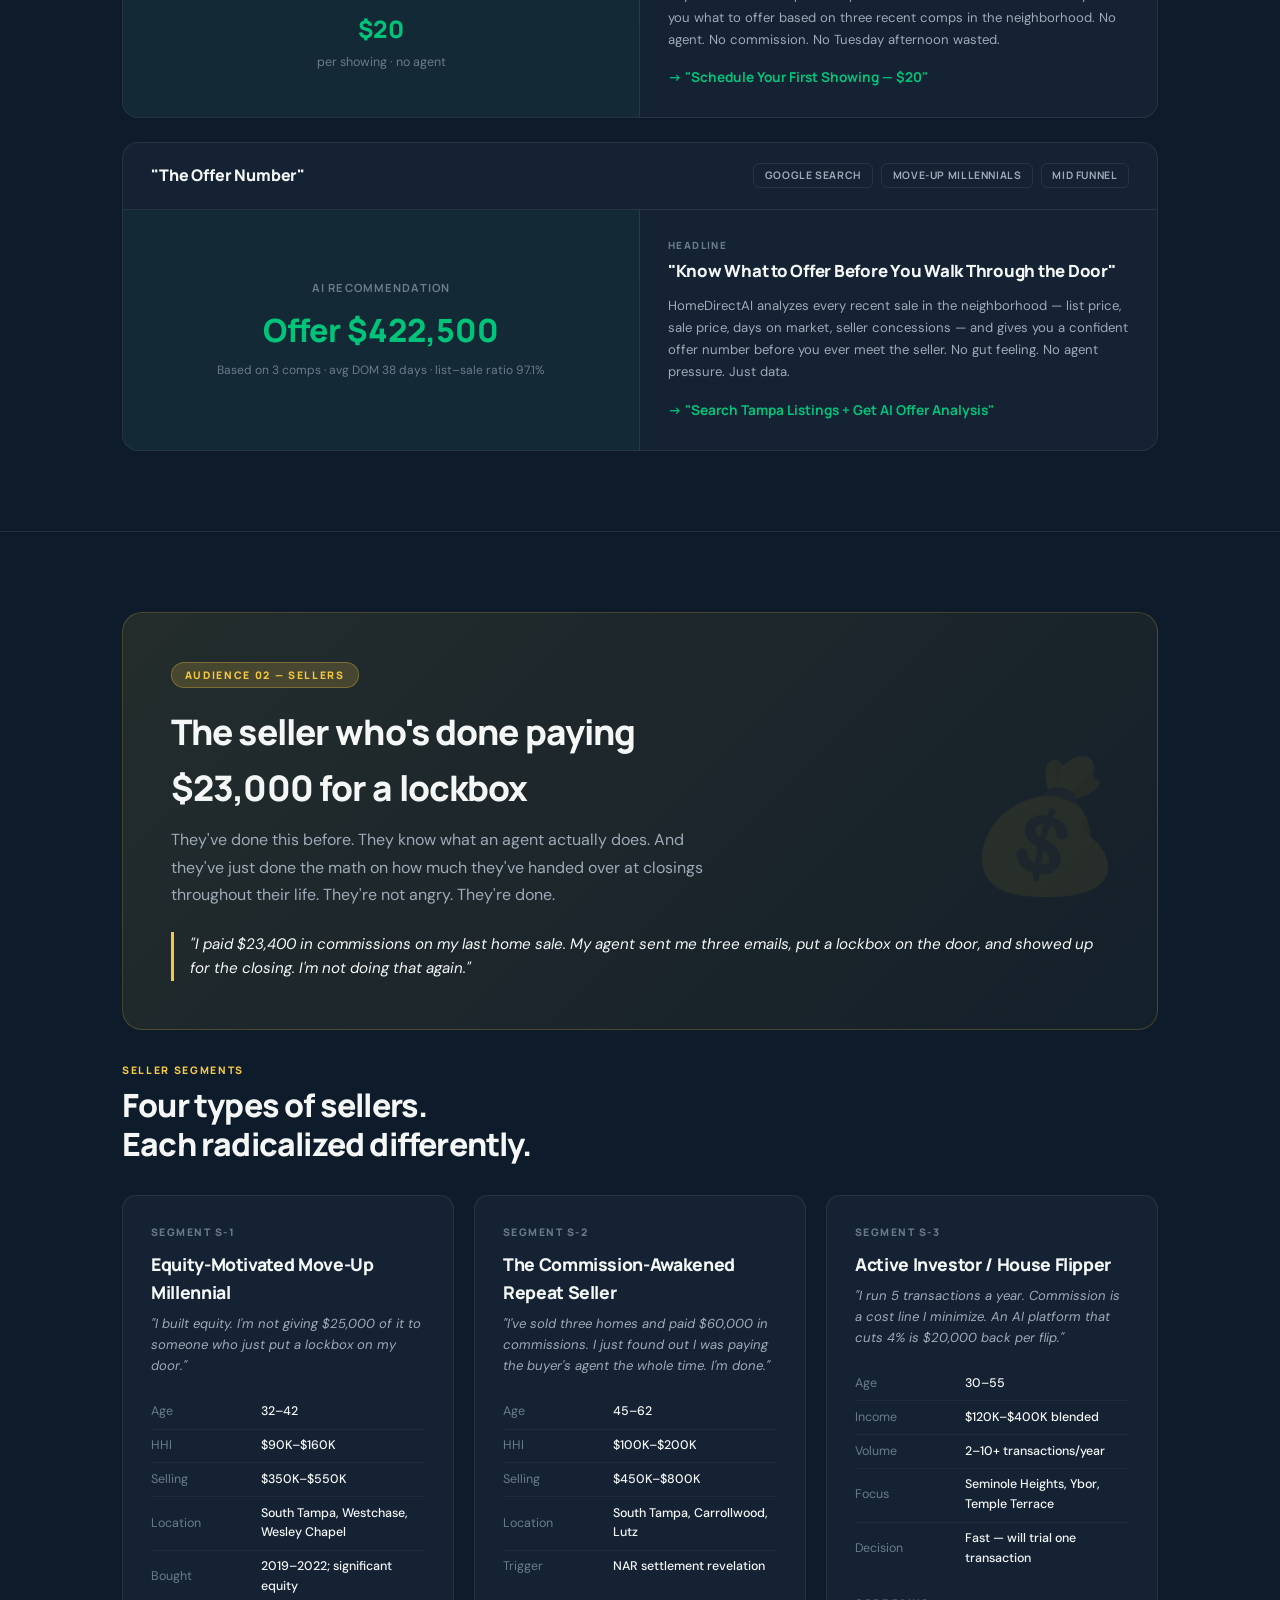
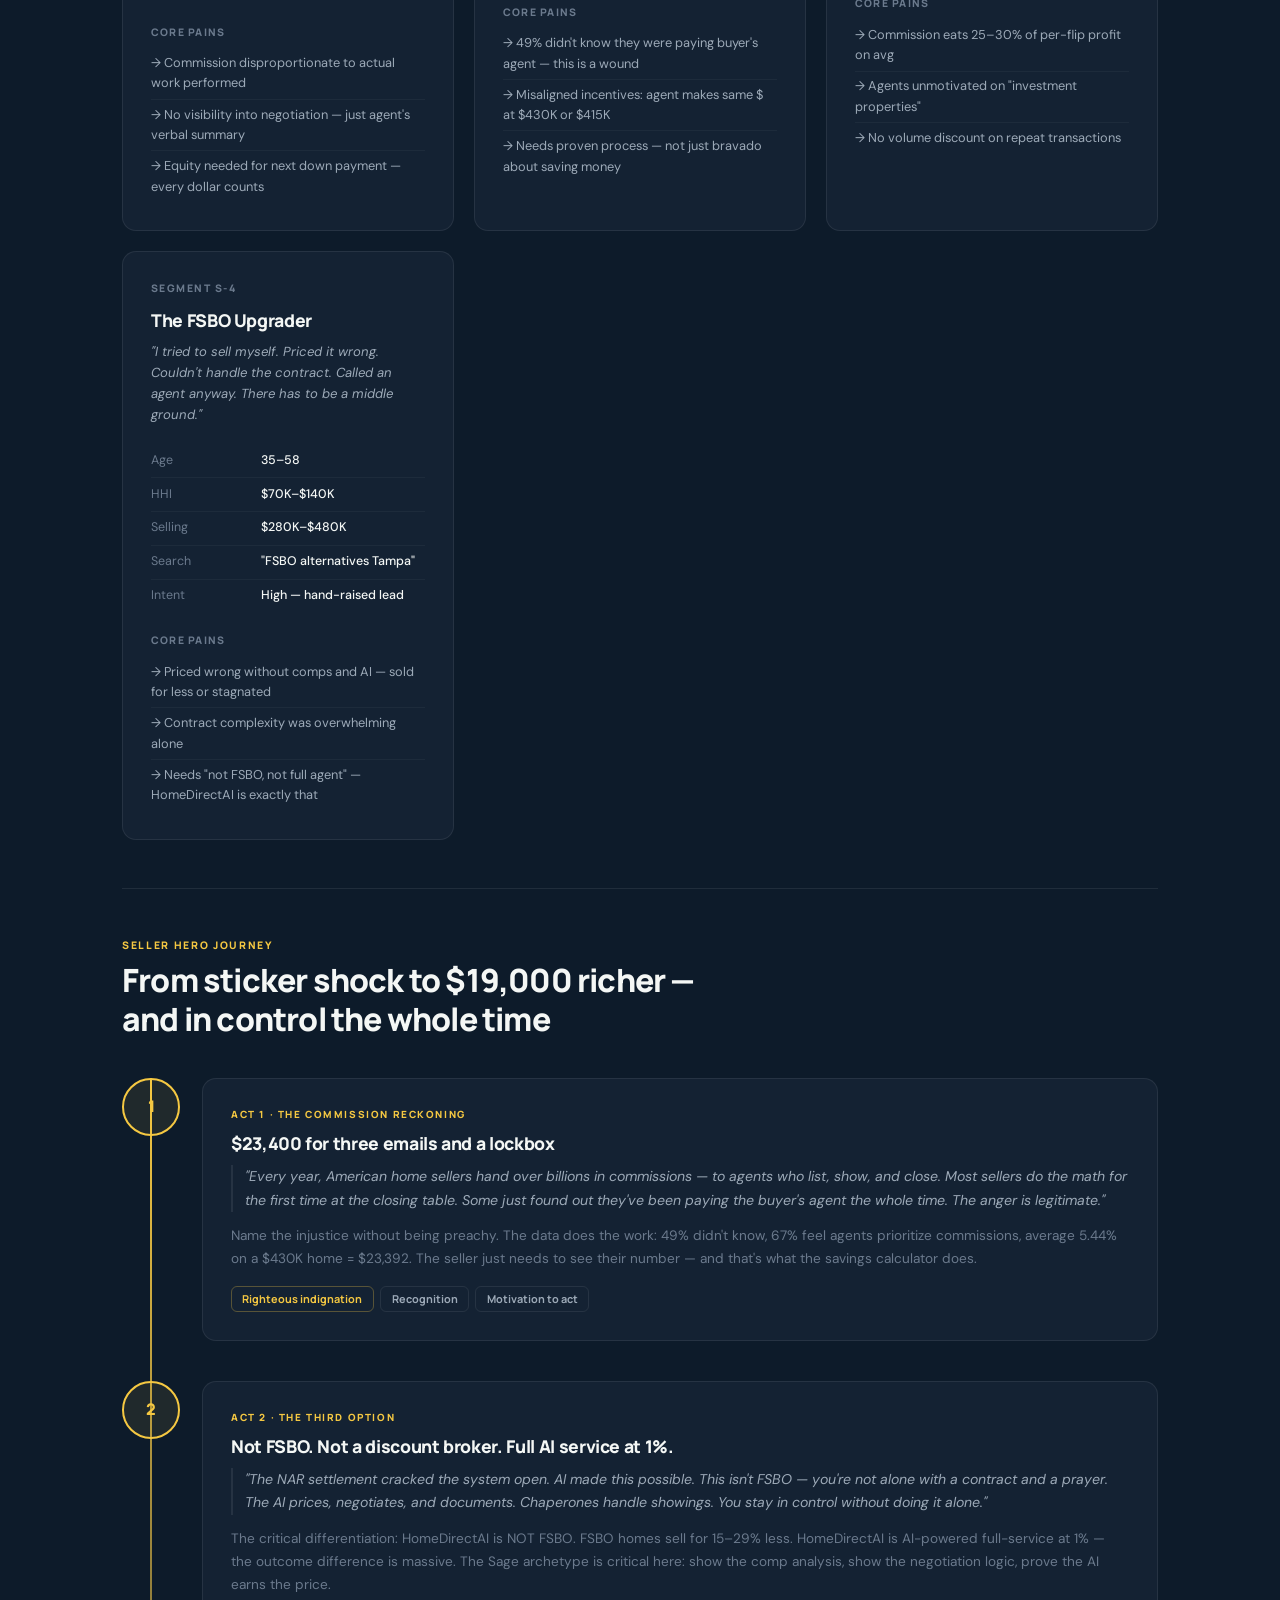
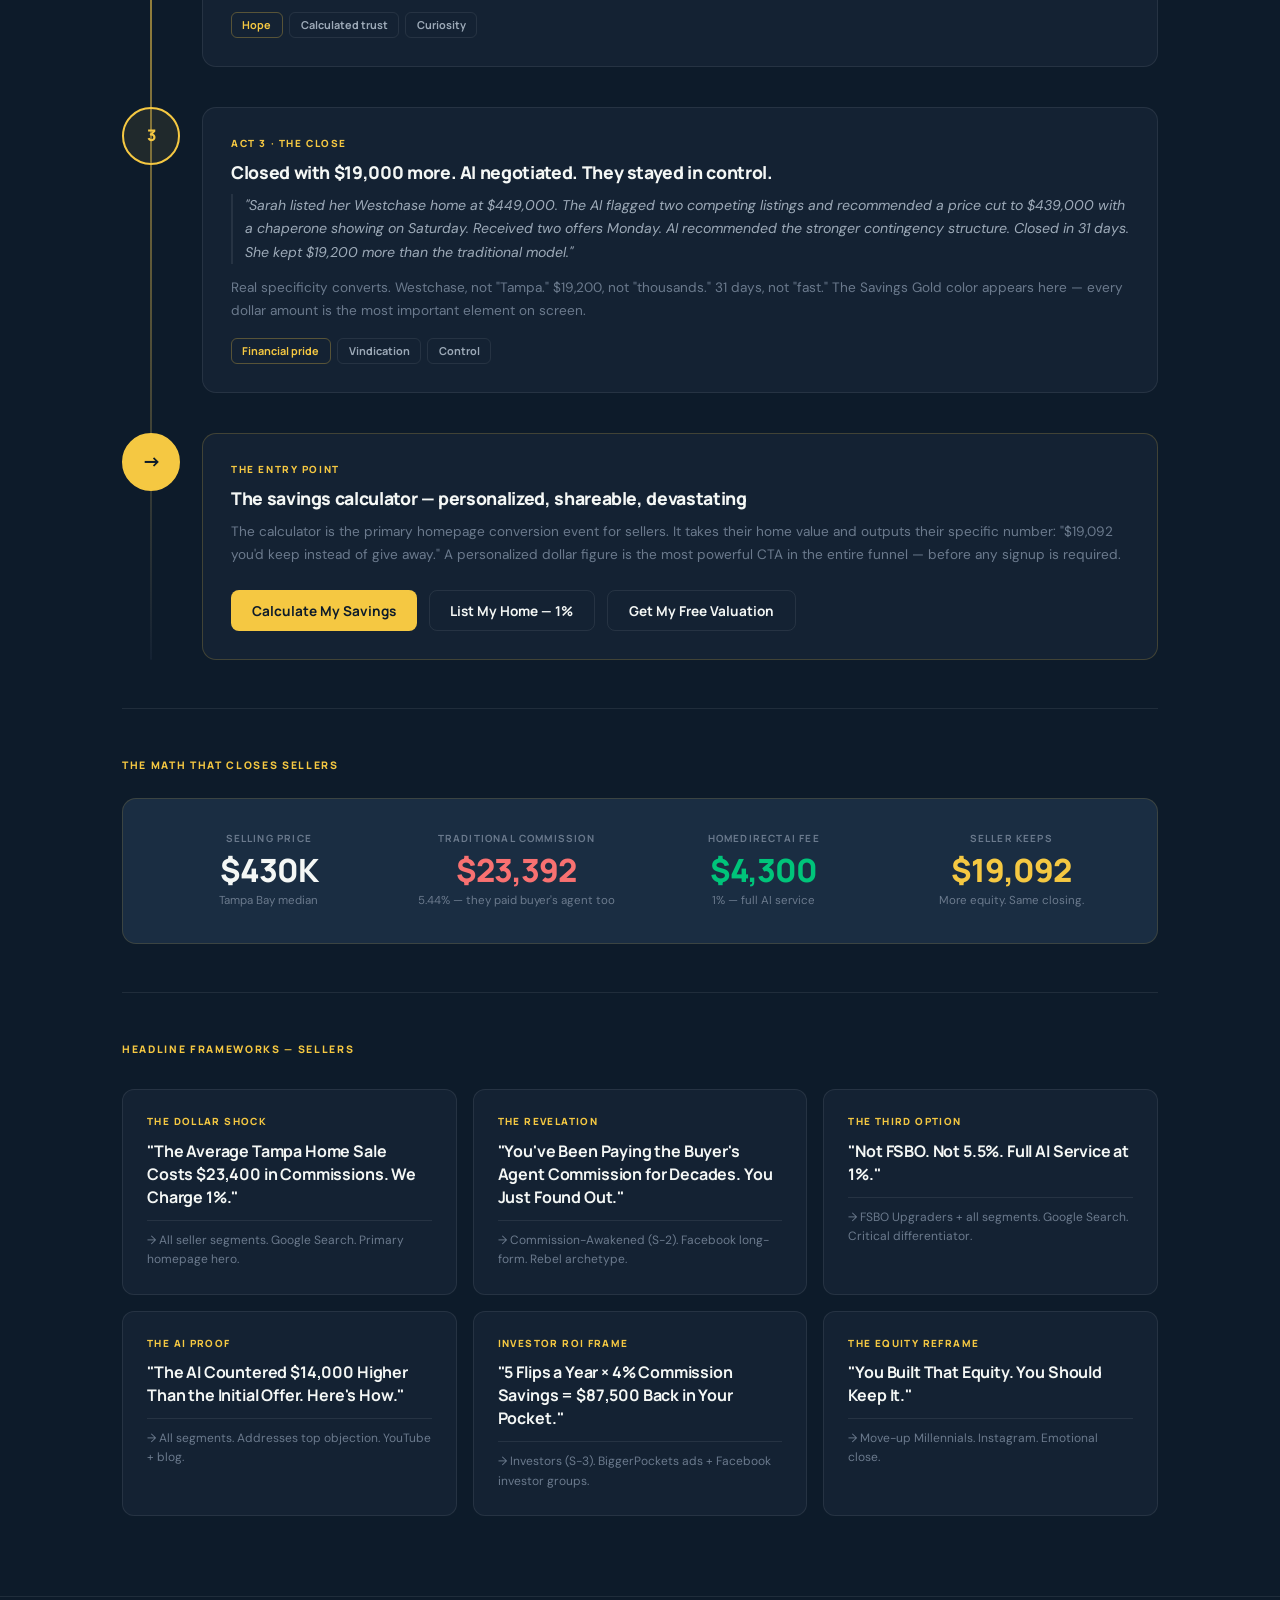
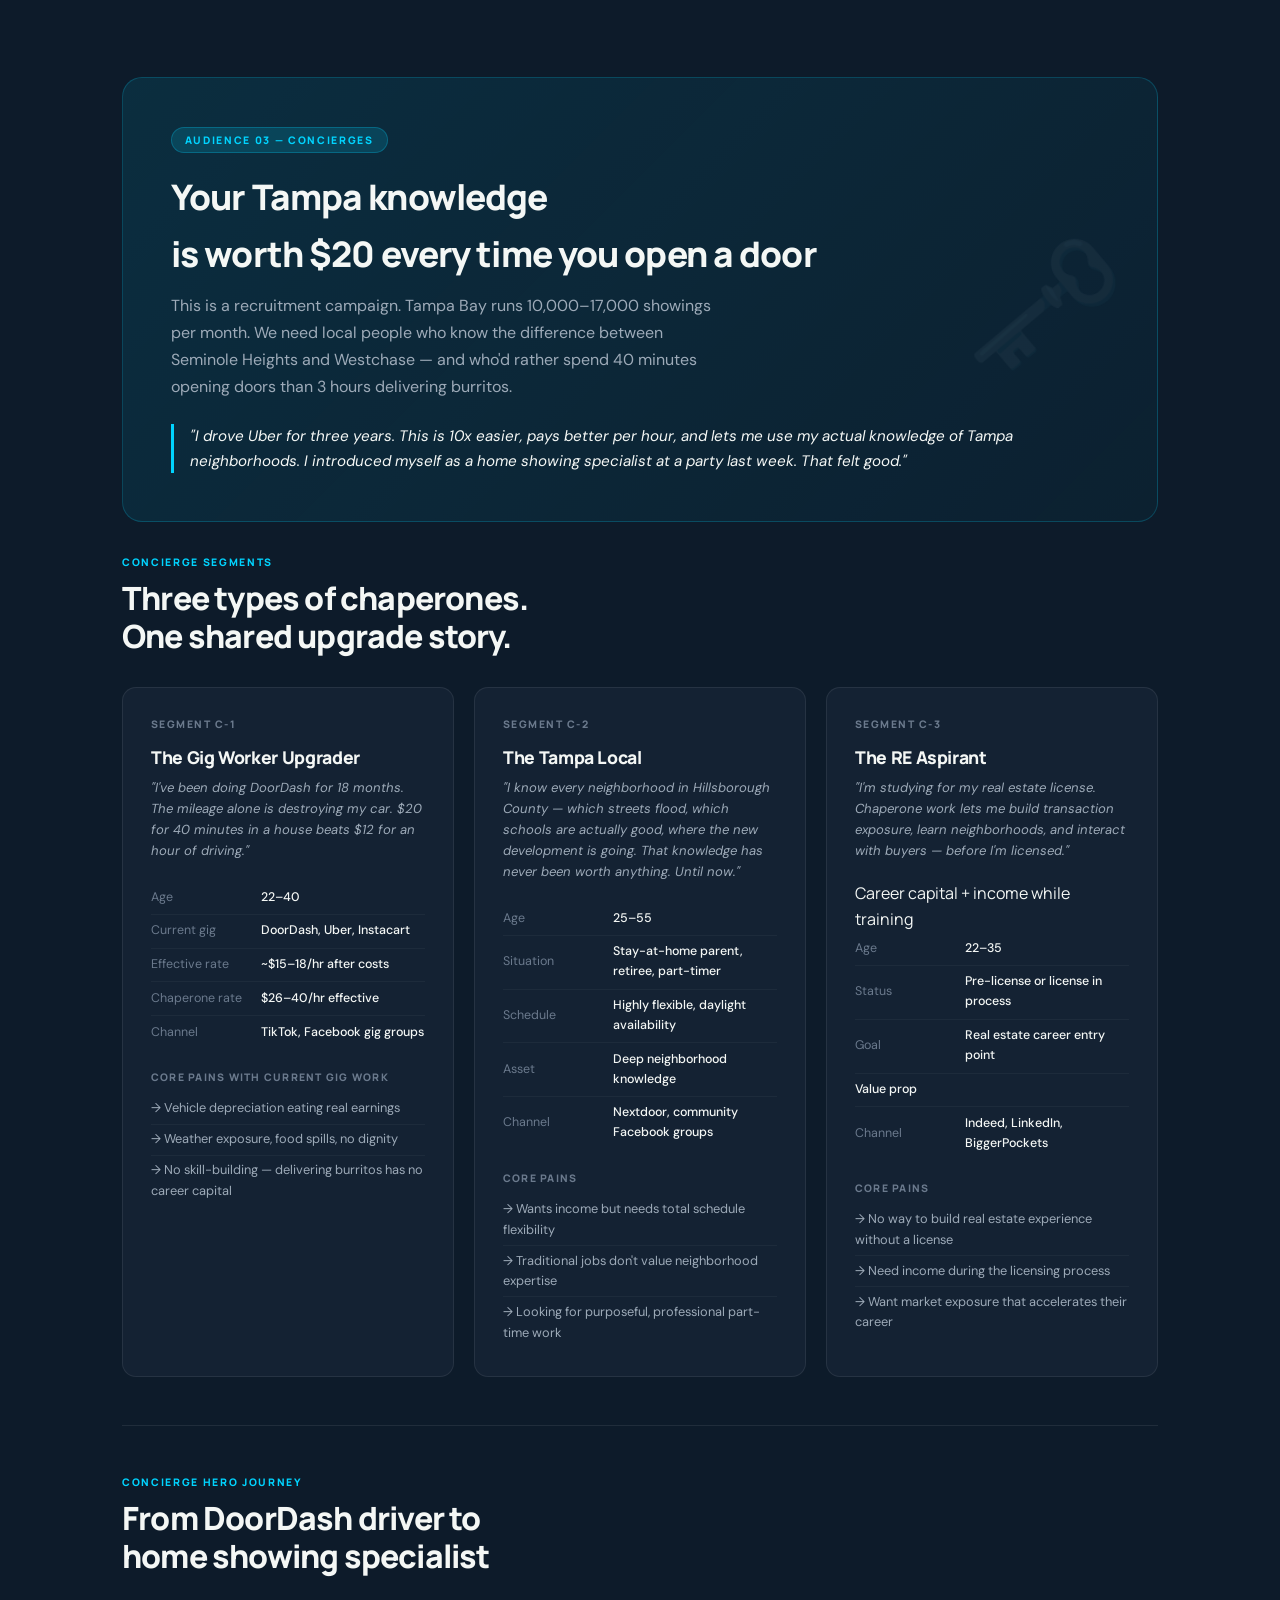
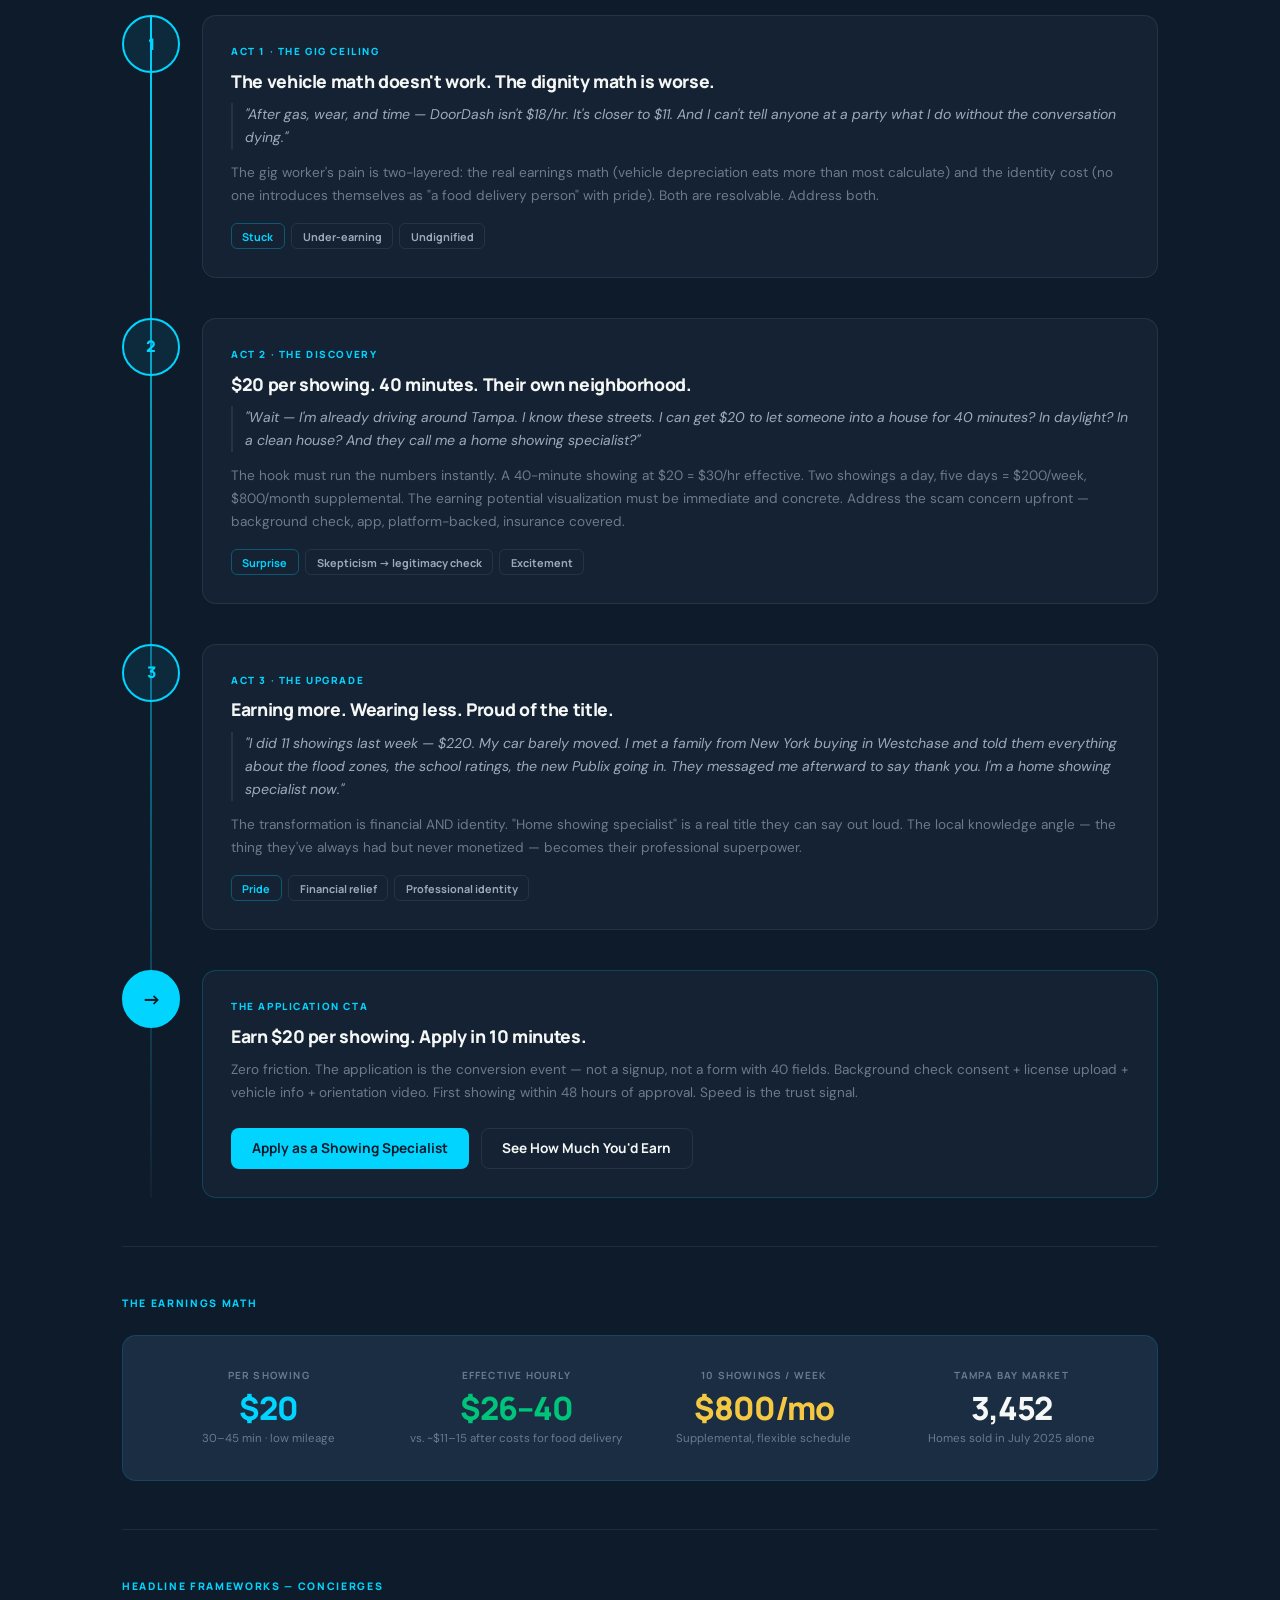
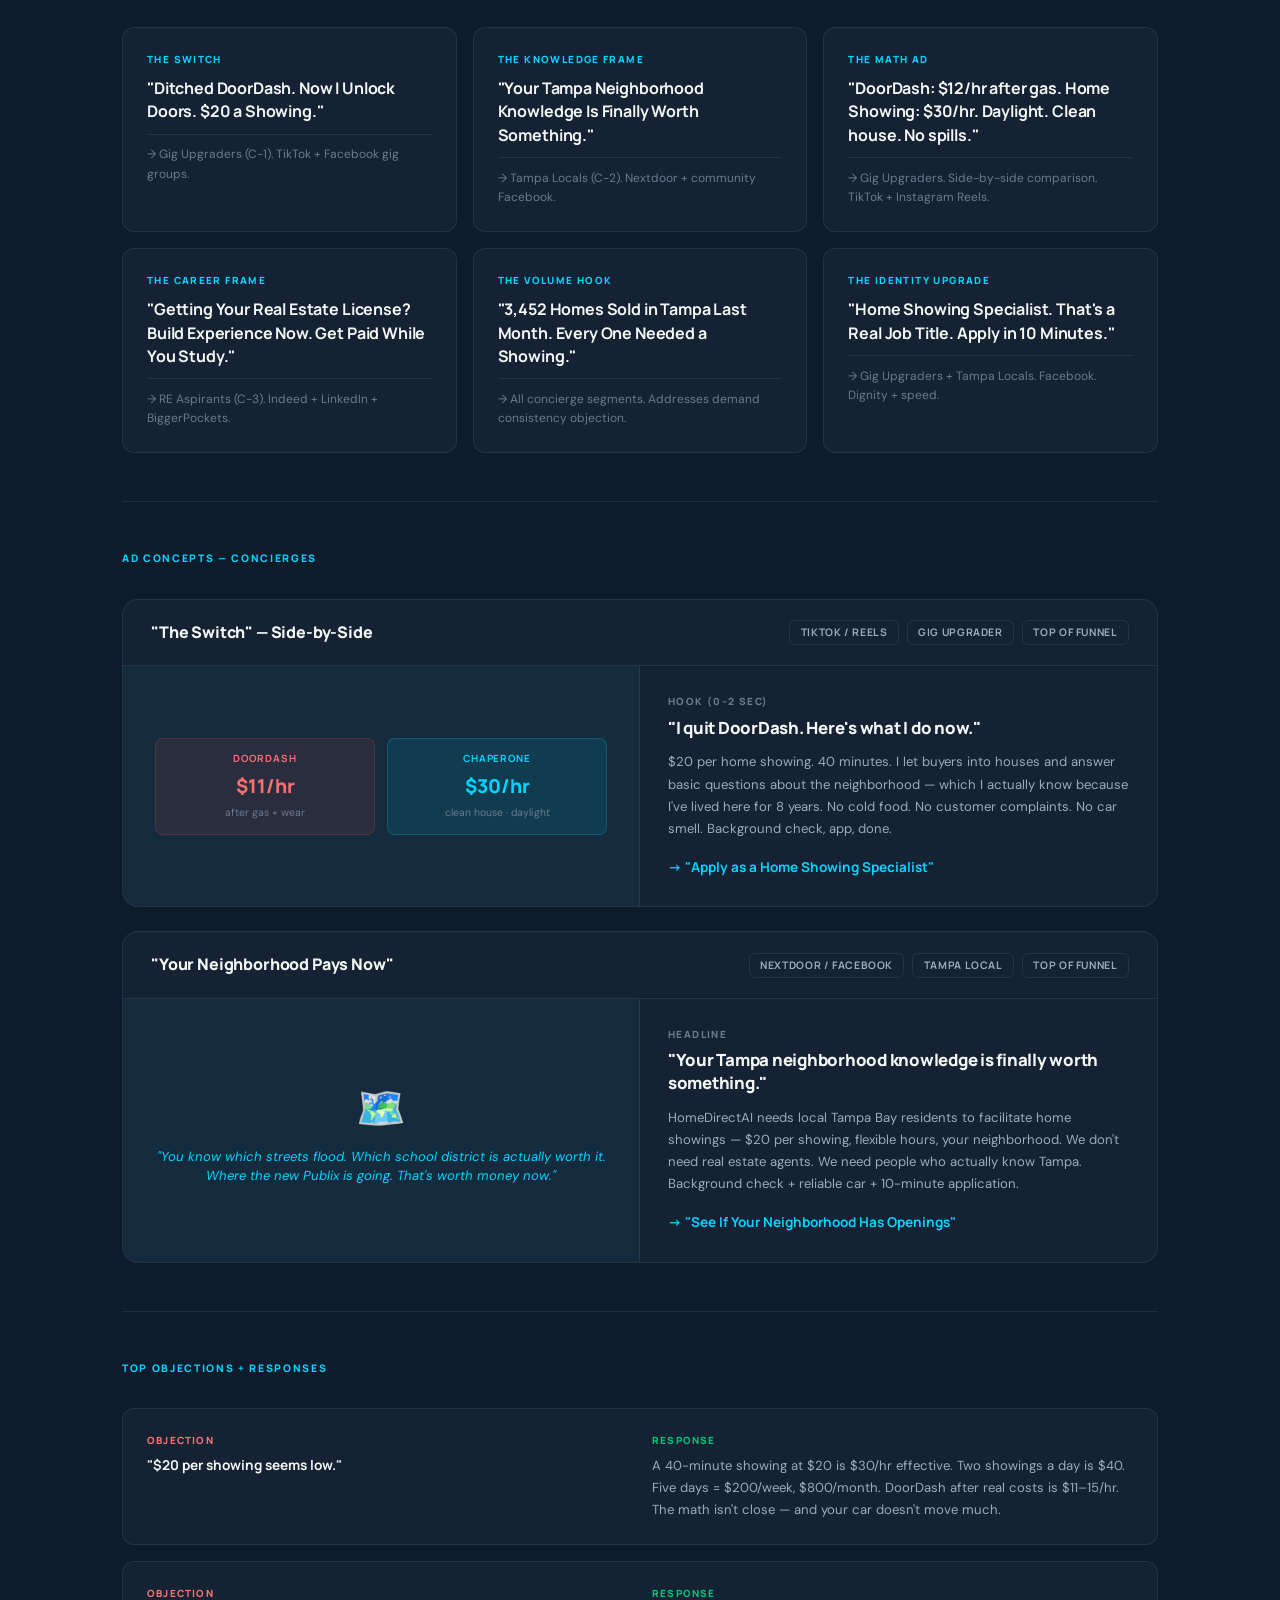
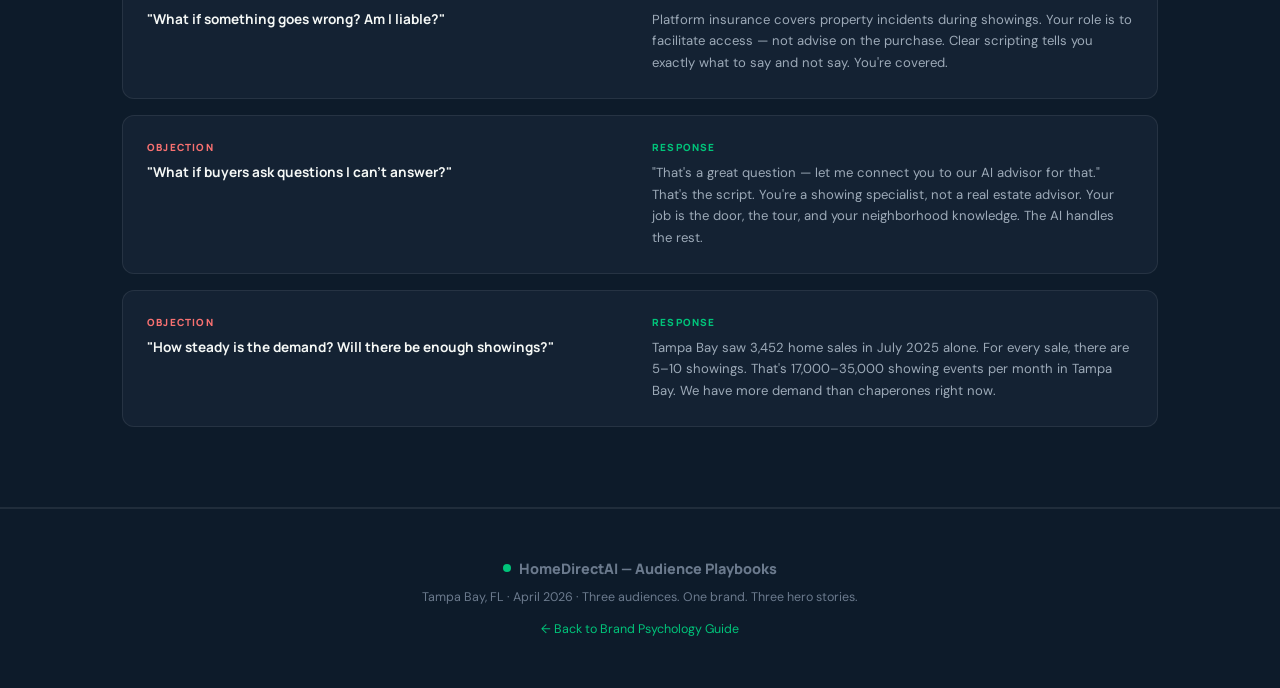
<file: customer-acquisition/brand-guide/audiences.html>
<!DOCTYPE html>
<html lang="en">
<head>
<meta charset="UTF-8" />
<meta name="viewport" content="width=device-width, initial-scale=1.0" />
<title>HomeDirectAI — Audience Playbooks</title>
<link rel="preconnect" href="https://fonts.googleapis.com" />
<link rel="preconnect" href="https://fonts.gstatic.com" crossorigin />
<link href="https://fonts.googleapis.com/css2?family=Manrope:wght@300;400;500;600;700;800&family=DM+Sans:wght@400;500&display=swap" rel="stylesheet" />
<style>
  *, *::before, *::after { box-sizing: border-box; margin: 0; padding: 0; }
  :root {
    --midnight:   #0D1B2A;
    --midnight-2: #142233;
    --midnight-3: #1A2D42;
    --green:      #00C47A;
    --green-dim:  #009a5e;
    --teal:       #00D4FF;
    --offwhite:   #F4F7F5;
    --gray:       #6B7A8D;
    --gray-light: #9DAAB8;
    --gold:       #F5C842;
    --red-soft:   #f87171;
    --border:     rgba(255,255,255,0.08);
    --font:       'Manrope', sans-serif;
    --font-body:  'DM Sans', sans-serif;

    /* audience accent colors */
    --buyer-color:     #00C47A;
    --seller-color:    #F5C842;
    --concierge-color: #00D4FF;
  }

  html { scroll-behavior: smooth; }
  body { font-family: var(--font); background: var(--midnight); color: var(--offwhite); line-height: 1.6; overflow-x: hidden; }

  /* ── Nav ── */
  nav {
    position: fixed; top: 0; left: 0; right: 0; z-index: 100;
    background: rgba(13,27,42,0.9); backdrop-filter: blur(12px);
    border-bottom: 1px solid var(--border);
    padding: 0 2rem; display: flex; align-items: center; justify-content: space-between; height: 60px;
  }
  .nav-logo { font-size: 0.9rem; font-weight: 800; letter-spacing: -0.02em; display: flex; align-items: center; gap: 8px; }
  .nav-dot { width: 8px; height: 8px; border-radius: 50%; background: var(--green); display: inline-block; }
  .nav-pills { display: flex; gap: 0.5rem; }
  .nav-pill {
    font-size: 0.72rem; font-weight: 700; padding: 0.3rem 0.9rem; border-radius: 100px;
    text-decoration: none; border: 1px solid var(--border); color: var(--gray-light);
    transition: all 0.2s;
  }
  .nav-pill:hover { color: var(--offwhite); border-color: rgba(255,255,255,0.2); }
  .nav-pill.buyer     { border-color: rgba(0,196,122,0.3); color: var(--green); }
  .nav-pill.seller    { border-color: rgba(245,200,66,0.3); color: var(--gold); }
  .nav-pill.concierge { border-color: rgba(0,212,255,0.3); color: var(--teal); }

  /* ── Layout ── */
  .container { max-width: 1100px; margin: 0 auto; padding: 0 2rem; }
  section { padding: 5rem 0; border-bottom: 1px solid var(--border); }

  /* ── Hero ── */
  .hero {
    padding: 9rem 0 5rem; text-align: center;
    background: radial-gradient(ellipse 70% 50% at 50% 0%, rgba(0,196,122,0.08) 0%, transparent 70%);
  }
  .hero-eyebrow {
    display: inline-block; font-size: 0.68rem; font-weight: 700; letter-spacing: 0.18em; text-transform: uppercase;
    color: var(--green); background: rgba(0,196,122,0.1); border: 1px solid rgba(0,196,122,0.25);
    padding: 0.3rem 1rem; border-radius: 100px; margin-bottom: 1.75rem;
  }
  .hero h1 { font-size: clamp(2.2rem, 5vw, 4rem); font-weight: 800; line-height: 1.1; letter-spacing: -0.03em; margin-bottom: 1rem; }
  .hero p { font-family: var(--font-body); font-size: 1rem; color: var(--gray-light); max-width: 520px; margin: 0 auto 3rem; line-height: 1.75; }

  /* audience switcher */
  .audience-switcher {
    display: inline-flex; gap: 0; border: 1px solid var(--border); border-radius: 12px; overflow: hidden;
    margin-bottom: 2rem; background: var(--midnight-2);
  }
  .aud-btn {
    padding: 0.7rem 1.75rem; font-family: var(--font); font-size: 0.85rem; font-weight: 700;
    border: none; cursor: pointer; background: transparent; color: var(--gray); transition: all 0.2s;
    border-right: 1px solid var(--border);
  }
  .aud-btn:last-child { border-right: none; }
  .aud-btn.active.buyer     { background: rgba(0,196,122,0.15); color: var(--green); }
  .aud-btn.active.seller    { background: rgba(245,200,66,0.15); color: var(--gold); }
  .aud-btn.active.concierge { background: rgba(0,212,255,0.15); color: var(--teal); }
  .aud-btn:hover { color: var(--offwhite); }

  /* ── Audience card header ── */
  .aud-header {
    border-radius: 20px; padding: 3rem; margin-bottom: 2rem;
    border: 1px solid;
    position: relative; overflow: hidden;
  }
  .aud-header::before {
    content: attr(data-emoji);
    position: absolute; right: 2rem; top: 50%; transform: translateY(-50%);
    font-size: 8rem; opacity: 0.07; line-height: 1;
  }
  .aud-buyer     { background: linear-gradient(135deg, rgba(0,196,122,0.10), rgba(0,196,122,0.03)); border-color: rgba(0,196,122,0.2); }
  .aud-seller    { background: linear-gradient(135deg, rgba(245,200,66,0.10), rgba(245,200,66,0.03)); border-color: rgba(245,200,66,0.2); }
  .aud-concierge { background: linear-gradient(135deg, rgba(0,212,255,0.10), rgba(0,212,255,0.03)); border-color: rgba(0,212,255,0.2); }

  .aud-badge {
    display: inline-block; font-size: 0.65rem; font-weight: 800; letter-spacing: 0.16em; text-transform: uppercase;
    padding: 0.25rem 0.8rem; border-radius: 100px; margin-bottom: 1rem;
  }
  .aud-buyer     .aud-badge { background: rgba(0,196,122,0.2); color: var(--green); border: 1px solid rgba(0,196,122,0.3); }
  .aud-seller    .aud-badge { background: rgba(245,200,66,0.18); color: var(--gold); border: 1px solid rgba(245,200,66,0.3); }
  .aud-concierge .aud-badge { background: rgba(0,212,255,0.15); color: var(--teal); border: 1px solid rgba(0,212,255,0.25); }

  .aud-title { font-size: clamp(1.5rem, 3vw, 2.2rem); font-weight: 800; letter-spacing: -0.025em; margin-bottom: 0.6rem; }
  .aud-subtitle { font-family: var(--font-body); font-size: 1rem; color: var(--gray-light); line-height: 1.7; max-width: 560px; }
  .aud-voice {
    margin-top: 1.5rem; font-family: var(--font-body); font-size: 0.95rem; font-style: italic;
    color: var(--offwhite); line-height: 1.6;
    border-left: 3px solid; padding-left: 1rem;
  }
  .aud-buyer     .aud-voice { border-color: var(--green); }
  .aud-seller    .aud-voice { border-color: var(--gold); }
  .aud-concierge .aud-voice { border-color: var(--teal); }

  /* ── Section label ── */
  .section-label { font-size: 0.65rem; font-weight: 800; letter-spacing: 0.16em; text-transform: uppercase; margin-bottom: 0.5rem; }
  .section-label.buyer     { color: var(--green); }
  .section-label.seller    { color: var(--gold); }
  .section-label.concierge { color: var(--teal); }
  .section-title { font-size: clamp(1.5rem, 3vw, 2rem); font-weight: 800; letter-spacing: -0.025em; margin-bottom: 0.75rem; line-height: 1.2; }
  .section-sub { font-family: var(--font-body); color: var(--gray-light); font-size: 0.9rem; line-height: 1.7; max-width: 600px; }

  /* ── Segment cards ── */
  .segment-grid { display: grid; grid-template-columns: repeat(auto-fit, minmax(300px, 1fr)); gap: 1.25rem; margin-top: 2rem; }
  .segment-card {
    background: var(--midnight-2); border: 1px solid var(--border);
    border-radius: 14px; padding: 1.75rem;
    transition: border-color 0.2s;
  }
  .segment-card:hover { border-color: rgba(255,255,255,0.15); }
  .seg-number { font-size: 0.65rem; font-weight: 800; letter-spacing: 0.14em; text-transform: uppercase; color: var(--gray); margin-bottom: 0.6rem; }
  .seg-name { font-size: 1.1rem; font-weight: 800; letter-spacing: -0.02em; margin-bottom: 0.4rem; }
  .seg-quote { font-family: var(--font-body); font-size: 0.82rem; font-style: italic; color: var(--gray-light); margin-bottom: 1.25rem; line-height: 1.6; }
  .seg-table { width: 100%; border-collapse: collapse; }
  .seg-table tr { border-bottom: 1px solid rgba(255,255,255,0.04); }
  .seg-table tr:last-child { border-bottom: none; }
  .seg-table td { font-family: var(--font-body); font-size: 0.78rem; padding: 0.4rem 0; }
  .seg-table td:first-child { color: var(--gray); width: 40%; }
  .seg-table td:last-child { color: var(--offwhite); font-weight: 500; }
  .seg-pain { margin-top: 1.25rem; }
  .seg-pain-title { font-size: 0.65rem; font-weight: 800; letter-spacing: 0.12em; text-transform: uppercase; color: var(--gray); margin-bottom: 0.5rem; }
  .seg-pain-item { font-family: var(--font-body); font-size: 0.8rem; color: var(--gray-light); line-height: 1.6; padding: 0.3rem 0; border-bottom: 1px solid rgba(255,255,255,0.04); }
  .seg-pain-item:last-child { border-bottom: none; }

  /* ── Hero Journey ── */
  .journey-wrap { position: relative; margin-top: 2.5rem; }
  .journey-spine {
    position: absolute; left: 28px; top: 0; bottom: 0;
    width: 2px; border-radius: 2px;
  }
  .buyer-spine     { background: linear-gradient(to bottom, var(--green), var(--midnight-2)); }
  .seller-spine    { background: linear-gradient(to bottom, var(--gold), var(--midnight-2)); }
  .concierge-spine { background: linear-gradient(to bottom, var(--teal), var(--midnight-2)); }

  .journey-act { position: relative; padding-left: 4.5rem; margin-bottom: 2.5rem; }
  .journey-act:last-child { margin-bottom: 0; }
  .act-node {
    position: absolute; left: 0; top: 0; width: 58px; height: 58px; border-radius: 50%;
    display: flex; align-items: center; justify-content: center;
    font-weight: 800; font-size: 1rem; border: 2px solid; background: var(--midnight);
  }
  .act-node.buyer-node     { border-color: var(--green); color: var(--green); background: rgba(0,196,122,0.08); }
  .act-node.seller-node    { border-color: var(--gold); color: var(--gold); background: rgba(245,200,66,0.08); }
  .act-node.concierge-node { border-color: var(--teal); color: var(--teal); background: rgba(0,212,255,0.08); }
  .act-node.cta-node       { font-size: 1.2rem; }
  .cta-buyer     { border-color: var(--green); background: var(--green); color: var(--midnight); }
  .cta-seller    { border-color: var(--gold); background: var(--gold); color: var(--midnight); }
  .cta-concierge { border-color: var(--teal); background: var(--teal); color: var(--midnight); }

  .act-inner {
    background: var(--midnight-2); border: 1px solid var(--border);
    border-radius: 14px; padding: 1.75rem; margin-left: 0.5rem;
  }
  .act-label { font-size: 0.62rem; font-weight: 800; letter-spacing: 0.16em; text-transform: uppercase; margin-bottom: 0.4rem; }
  .act-title { font-size: 1.1rem; font-weight: 800; letter-spacing: -0.02em; margin-bottom: 0.5rem; }
  .act-voice-line {
    font-family: var(--font-body); font-size: 0.88rem; font-style: italic;
    color: var(--gray-light); line-height: 1.65;
    border-left: 2px solid var(--border); padding-left: 0.75rem; margin-bottom: 0.75rem;
  }
  .act-desc { font-family: var(--font-body); font-size: 0.85rem; color: var(--gray); line-height: 1.7; }
  .act-emotions { display: flex; flex-wrap: wrap; gap: 0.4rem; margin-top: 1rem; }
  .emotion-tag { font-size: 0.68rem; font-weight: 700; padding: 0.2rem 0.65rem; border-radius: 6px; border: 1px solid var(--border); color: var(--gray-light); }

  /* ── Headlines ── */
  .headline-grid { display: grid; grid-template-columns: repeat(auto-fill, minmax(300px, 1fr)); gap: 1rem; margin-top: 2rem; }
  .headline-card { background: var(--midnight-2); border: 1px solid var(--border); border-radius: 12px; padding: 1.5rem; }
  .hl-frame { font-size: 0.62rem; font-weight: 800; letter-spacing: 0.14em; text-transform: uppercase; margin-bottom: 0.6rem; }
  .hl-frame.buyer     { color: var(--green); }
  .hl-frame.seller    { color: var(--gold); }
  .hl-frame.concierge { color: var(--teal); }
  .hl-text { font-size: 1rem; font-weight: 700; line-height: 1.45; letter-spacing: -0.01em; margin-bottom: 0.6rem; }
  .hl-target { font-family: var(--font-body); font-size: 0.75rem; color: var(--gray); border-top: 1px solid var(--border); padding-top: 0.65rem; margin-top: 0.65rem; }

  /* ── Ad Concepts ── */
  .ad-grid { display: grid; gap: 1.5rem; margin-top: 2rem; }
  .ad-card { background: var(--midnight-2); border: 1px solid var(--border); border-radius: 16px; overflow: hidden; }
  .ad-header { padding: 1.25rem 1.75rem; border-bottom: 1px solid var(--border); display: flex; justify-content: space-between; align-items: center; flex-wrap: wrap; gap: 0.75rem; }
  .ad-name { font-size: 1rem; font-weight: 800; letter-spacing: -0.01em; }
  .ad-meta { display: flex; gap: 0.5rem; flex-wrap: wrap; }
  .ad-tag { font-size: 0.65rem; font-weight: 700; padding: 0.2rem 0.65rem; border-radius: 6px; border: 1px solid var(--border); color: var(--gray-light); letter-spacing: 0.06em; text-transform: uppercase; }
  .ad-body { display: grid; grid-template-columns: 1fr 1fr; }
  .ad-visual {
    padding: 2rem; border-right: 1px solid var(--border);
    display: flex; flex-direction: column; justify-content: center; align-items: center;
    text-align: center; min-height: 200px;
  }
  .ad-copy { padding: 1.75rem; }
  .ad-copy-label { font-size: 0.62rem; font-weight: 800; letter-spacing: 0.14em; text-transform: uppercase; color: var(--gray); margin-bottom: 0.4rem; }
  .ad-headline { font-size: 1.05rem; font-weight: 800; letter-spacing: -0.015em; line-height: 1.35; margin-bottom: 0.75rem; }
  .ad-body-copy { font-family: var(--font-body); font-size: 0.82rem; color: var(--gray-light); line-height: 1.7; margin-bottom: 1rem; }
  .ad-cta-line { font-size: 0.85rem; font-weight: 700; }

  /* ── Objections ── */
  .obj-grid { display: grid; gap: 1rem; margin-top: 2rem; }
  .obj-card { background: var(--midnight-2); border: 1px solid var(--border); border-radius: 12px; padding: 1.5rem; display: grid; grid-template-columns: 1fr 1fr; gap: 1.5rem; }
  .obj-q { font-size: 0.85rem; font-weight: 700; line-height: 1.5; margin-bottom: 0.3rem; }
  .obj-q-label { font-size: 0.62rem; font-weight: 800; letter-spacing: 0.12em; text-transform: uppercase; color: var(--red-soft); margin-bottom: 0.4rem; }
  .obj-a-label { font-size: 0.62rem; font-weight: 800; letter-spacing: 0.12em; text-transform: uppercase; color: var(--green); margin-bottom: 0.4rem; }
  .obj-a { font-family: var(--font-body); font-size: 0.82rem; color: var(--gray-light); line-height: 1.65; }

  /* ── Channel ── */
  .channel-grid { display: grid; grid-template-columns: repeat(auto-fill, minmax(200px, 1fr)); gap: 1rem; margin-top: 2rem; }
  .channel-card { background: var(--midnight-2); border: 1px solid var(--border); border-radius: 12px; padding: 1.25rem; }
  .ch-tier { font-size: 0.62rem; font-weight: 800; letter-spacing: 0.12em; text-transform: uppercase; margin-bottom: 0.4rem; }
  .ch-tier.tier1 { color: var(--green); }
  .ch-tier.tier2 { color: var(--gold); }
  .ch-tier.tier3 { color: var(--gray); }
  .ch-name { font-size: 0.95rem; font-weight: 700; margin-bottom: 0.35rem; }
  .ch-why { font-family: var(--font-body); font-size: 0.78rem; color: var(--gray); line-height: 1.55; }

  /* ── CTA bank ── */
  .cta-row { display: flex; flex-wrap: wrap; gap: 0.75rem; margin-top: 1.5rem; }
  .btn {
    display: inline-flex; align-items: center; gap: 0.4rem;
    font-family: var(--font); font-weight: 700; font-size: 0.85rem;
    padding: 0.65rem 1.3rem; border-radius: 8px; cursor: pointer; border: none;
    transition: opacity 0.2s, transform 0.15s; text-decoration: none;
  }
  .btn:hover { opacity: 0.85; transform: translateY(-1px); }
  .btn-green  { background: var(--green); color: var(--midnight); }
  .btn-gold   { background: var(--gold); color: var(--midnight); }
  .btn-teal   { background: var(--teal); color: var(--midnight); }
  .btn-ghost  { background: transparent; border: 1.5px solid var(--border); color: var(--offwhite); }

  /* ── Divider ── */
  .divider { height: 1px; background: var(--border); margin: 3rem 0; }
  .spacer  { height: 2rem; }

  /* ── Tabs ── */
  .tab-pane { display: none; }
  .tab-pane.active { display: block; }

  /* ── Savings demo ── */
  .savings-demo {
    background: var(--midnight-3); border: 1px solid rgba(0,196,122,0.15);
    border-radius: 14px; padding: 2rem; margin-top: 1.5rem;
    display: grid; grid-template-columns: repeat(auto-fit, minmax(160px, 1fr)); gap: 1.25rem;
  }
  .sav-col { text-align: center; }
  .sav-label { font-size: 0.62rem; font-weight: 700; letter-spacing: 0.12em; text-transform: uppercase; color: var(--gray); margin-bottom: 0.4rem; }
  .sav-val { font-size: 2rem; font-weight: 800; letter-spacing: -0.03em; line-height: 1.1; }
  .sav-sub { font-family: var(--font-body); font-size: 0.72rem; color: var(--gray); margin-top: 0.25rem; }

  /* ── Earnings demo ── */
  .earn-demo {
    background: var(--midnight-3); border: 1px solid rgba(0,212,255,0.15);
    border-radius: 14px; padding: 2rem; margin-top: 1.5rem;
    display: grid; grid-template-columns: repeat(auto-fit, minmax(150px, 1fr)); gap: 1.25rem;
  }

  /* ── Footer ── */
  footer { padding: 3rem 2rem; border-top: 1px solid var(--border); text-align: center; font-family: var(--font-body); font-size: 0.78rem; color: var(--gray); }

  @media (max-width: 640px) {
    .nav-pills { display: none; }
    .obj-card { grid-template-columns: 1fr; }
    .ad-body  { grid-template-columns: 1fr; }
    .ad-visual { border-right: none; border-bottom: 1px solid var(--border); }
    .journey-spine { display: none; }
    .journey-act { padding-left: 0; }
    .act-node { position: static; margin-bottom: 1rem; }
  }
</style>
</head>
<body>

<!-- ── Nav ── -->
<nav>
  <div class="nav-logo"><span class="nav-dot"></span>HomeDirectAI — Audience Playbooks</div>
  <div class="nav-pills">
    <a href="#buyers"     class="nav-pill buyer">Buyers</a>
    <a href="#sellers"    class="nav-pill seller">Sellers</a>
    <a href="#concierges" class="nav-pill concierge">Concierges</a>
  </div>
</nav>

<!-- ── Hero ── -->
<div class="hero">
  <div class="container">
    <div class="hero-eyebrow">Three Audiences · One Brand · April 2026</div>
    <h1>One platform.<br>Three reasons to show up.</h1>
    <p>The brand psychology stays unified. The hero story, messaging, channels, and ad creative shift entirely — because a relocating buyer from New York, a Tampa seller who just found out they've been paying the buyer's agent for 20 years, and a DoorDash driver looking for better gig work are not the same person.</p>

    <!-- Audience overview cards -->
    <div style="display:grid;grid-template-columns:repeat(auto-fit,minmax(270px,1fr));gap:1rem;margin-top:2rem;text-align:left;">

      <a href="#buyers" style="text-decoration:none;">
        <div style="background:rgba(0,196,122,0.07);border:1px solid rgba(0,196,122,0.2);border-radius:14px;padding:1.5rem;transition:transform 0.2s;" onmouseover="this.style.transform='translateY(-3px)'" onmouseout="this.style.transform=''">
          <div style="font-size:0.62rem;font-weight:800;letter-spacing:0.16em;text-transform:uppercase;color:var(--green);margin-bottom:0.5rem;">Audience 01</div>
          <div style="font-size:1.1rem;font-weight:800;letter-spacing:-0.02em;margin-bottom:0.5rem;">The Buyer</div>
          <div style="font-family:var(--font-body);font-size:0.82rem;color:var(--gray-light);line-height:1.65;">Search, tour, and close without a buyer's agent. $20 chaperone unlocks any door. AI surfaces comps and places the offer.</div>
          <div style="margin-top:1rem;font-size:0.72rem;font-weight:700;color:var(--green);">Relocators · Move-up Millennials · First-time Tampa buyers →</div>
        </div>
      </a>

      <a href="#sellers" style="text-decoration:none;">
        <div style="background:rgba(245,200,66,0.07);border:1px solid rgba(245,200,66,0.2);border-radius:14px;padding:1.5rem;transition:transform 0.2s;" onmouseover="this.style.transform='translateY(-3px)'" onmouseout="this.style.transform=''">
          <div style="font-size:0.62rem;font-weight:800;letter-spacing:0.16em;text-transform:uppercase;color:var(--gold);margin-bottom:0.5rem;">Audience 02</div>
          <div style="font-size:1.1rem;font-weight:800;letter-spacing:-0.02em;margin-bottom:0.5rem;">The Seller</div>
          <div style="font-family:var(--font-body);font-size:0.82rem;color:var(--gray-light);line-height:1.65;">List at 1% and keep $19,000 more at closing. AI handles negotiation, docs, and title. Chaperones handle showings.</div>
          <div style="margin-top:1rem;font-size:0.72rem;font-weight:700;color:var(--gold);">Millennials · Commission-awakened · Investors · FSBO upgraders →</div>
        </div>
      </a>

      <a href="#concierges" style="text-decoration:none;">
        <div style="background:rgba(0,212,255,0.07);border:1px solid rgba(0,212,255,0.2);border-radius:14px;padding:1.5rem;transition:transform 0.2s;" onmouseover="this.style.transform='translateY(-3px)'" onmouseout="this.style.transform=''">
          <div style="font-size:0.62rem;font-weight:800;letter-spacing:0.16em;text-transform:uppercase;color:var(--teal);margin-bottom:0.5rem;">Audience 03</div>
          <div style="font-size:1.1rem;font-weight:800;letter-spacing:-0.02em;margin-bottom:0.5rem;">The Concierge</div>
          <div style="font-family:var(--font-body);font-size:0.82rem;color:var(--gray-light);line-height:1.65;">Earn $20 per showing — 30 to 45 minutes, daylight hours, no vehicle wear. Your Tampa knowledge finally has a dollar value.</div>
          <div style="margin-top:1rem;font-size:0.72rem;font-weight:700;color:var(--teal);">Gig upgraders · Tampa locals · RE aspirants →</div>
        </div>
      </a>

    </div>
  </div>
</div>

<!-- ══════════════════════════════════════════
     BUYERS
══════════════════════════════════════════ -->
<section id="buyers">
  <div class="container">

    <div class="aud-header aud-buyer" data-emoji="🏡">
      <div class="aud-badge">Audience 01 — Buyers</div>
      <div class="aud-title">The buyer who doesn't need<br>a guide — just a key</div>
      <div class="aud-subtitle">They've already done the research on Zillow at 11pm. They know the comps. They just need someone to open the door — and an AI to place the offer at exactly the right number.</div>
      <div class="aud-voice">"I've been tracking this neighborhood for four months. I don't need someone to explain the market to me. I need access to the house and a confident offer price."</div>
    </div>

    <!-- Segments -->
    <div class="section-label buyer">Buyer Segments</div>
    <div class="section-title">Three types of buyers.<br>Same core frustration.</div>
    <div class="segment-grid">

      <div class="segment-card">
        <div class="seg-number">Segment B-1</div>
        <div class="seg-name">The Out-of-State Relocator</div>
        <div class="seg-quote">"I'm moving from New York. I can't fly to Tampa every weekend to look at houses with an agent who may not even know the market."</div>
        <table class="seg-table">
          <tr><td>Age</td><td>28–48</td></tr>
          <tr><td>HHI</td><td>$110K–$220K</td></tr>
          <tr><td>Origin</td><td>NY, NJ, CA, IL</td></tr>
          <tr><td>Target area</td><td>Wesley Chapel, Land O' Lakes, New Tampa</td></tr>
          <tr><td>Timeline</td><td>6–18 months pre-move</td></tr>
        </table>
        <div class="seg-pain">
          <div class="seg-pain-title">Core pains</div>
          <div class="seg-pain-item">→ Can't physically see homes without flying down</div>
          <div class="seg-pain-item">→ Fears being steered by agent who doesn't know their needs</div>
          <div class="seg-pain-item">→ Commission feels like a tax on top of an already expensive move</div>
        </div>
      </div>

      <div class="segment-card">
        <div class="seg-number">Segment B-2</div>
        <div class="seg-name">Move-Up Millennial Buyer</div>
        <div class="seg-quote">"I've done this before. I know what a buyer's agent actually does. I don't need one — I need data and a door."</div>
        <table class="seg-table">
          <tr><td>Age</td><td>32–42</td></tr>
          <tr><td>HHI</td><td>$90K–$160K</td></tr>
          <tr><td>Buying</td><td>$450K–$650K</td></tr>
          <tr><td>Target area</td><td>South Tampa, Westchase, Fishhawk</td></tr>
          <tr><td>Research</td><td>Daily Zillow, comps in spreadsheets</td></tr>
        </table>
        <div class="seg-pain">
          <div class="seg-pain-title">Core pains</div>
          <div class="seg-pain-item">→ Buyer's agent incentivized to close fast, not best</div>
          <div class="seg-pain-item">→ Post-NAR confusion: "do I even need a buyer's agent?"</div>
          <div class="seg-pain-item">→ 9-5 agent availability vs. 11pm research habit</div>
        </div>
      </div>

      <div class="segment-card">
        <div class="seg-number">Segment B-3</div>
        <div class="seg-name">First-Time Tampa Buyer</div>
        <div class="seg-quote">"I've been renting here for three years. The market cooled. I'm finally doing this — but the paperwork terrifies me."</div>
        <table class="seg-table">
          <tr><td>Age</td><td>26–36</td></tr>
          <tr><td>HHI</td><td>$70K–$110K</td></tr>
          <tr><td>Buying</td><td>$300K–$430K</td></tr>
          <tr><td>Target area</td><td>Seminole Heights, Riverview, Brandon</td></tr>
          <tr><td>Driver</td><td>Market cooling + rate environment</td></tr>
        </table>
        <div class="seg-pain">
          <div class="seg-pain-title">Core pains</div>
          <div class="seg-pain-item">→ Process complexity feels overwhelming without guidance</div>
          <div class="seg-pain-item">→ Fears overpaying in an unfamiliar transaction</div>
          <div class="seg-pain-item">→ Doesn't know how to access homes on their schedule</div>
        </div>
      </div>

    </div>

    <!-- Hero Journey -->
    <div class="divider"></div>
    <div class="section-label buyer">Buyer Hero Journey</div>
    <div class="section-title">Act 1 → Act 3: From locked out<br>to closed — on their terms</div>

    <div class="journey-wrap">
      <div class="journey-spine buyer-spine"></div>

      <div class="journey-act">
        <div class="act-node buyer-node">1</div>
        <div class="act-inner">
          <div class="act-label" style="color:var(--green);">Act 1 · The Current Reality</div>
          <div class="act-title">The buyer who knows everything — except how to get in the door</div>
          <div class="act-voice-line">"I've been watching this neighborhood for months. I know the price history. I know the school ratings. And I still need to call an agent just to see the place — and they'll expect a commission for it."</div>
          <div class="act-desc">94% of buyers do their own research online before engaging anyone. The frustration isn't information — it's access. Traditional agents gatekeep showing access and then charge 2.5–3% for what the buyer already knows. The emotional trigger: they feel capable but constrained.</div>
          <div class="act-emotions">
            <span class="emotion-tag">Constrained</span>
            <span class="emotion-tag">Frustrated</span>
            <span class="emotion-tag">Over-researched, under-served</span>
          </div>
        </div>
      </div>

      <div class="journey-act">
        <div class="act-node buyer-node">2</div>
        <div class="act-inner">
          <div class="act-label" style="color:var(--green);">Act 2 · Discovery</div>
          <div class="act-title">A $20 chaperone. An AI that places the offer. No agent required.</div>
          <div class="act-voice-line">"Wait — I can just pay $20 for someone to open the door? And the AI uses actual comps to recommend what I offer? That's... that's just better."</div>
          <div class="act-desc">The chaperone model is the unlock — especially for relocators who can't fly to Tampa every weekend. The AI layer handles the thing buyers fear most: am I offering the right number? The Sage archetype dominates here — showing the comp logic, the negotiation rationale, the offer strategy transparently.</div>
          <div class="act-emotions">
            <span class="emotion-tag">Curiosity</span>
            <span class="emotion-tag">Relief</span>
            <span class="emotion-tag">Confidence building</span>
          </div>
        </div>
      </div>

      <div class="journey-act">
        <div class="act-node buyer-node">3</div>
        <div class="act-inner">
          <div class="act-label" style="color:var(--green);">Act 3 · Transformation</div>
          <div class="act-title">Closed on a Tampa home they found, toured, and won — no agent, no commission</div>
          <div class="act-voice-line">"The chaperone let me in on a Tuesday at 7pm. The AI told me to offer $422K based on three recent comps. Seller accepted within 24 hours. I never sat in the back of an agent's car."</div>
          <div class="act-desc">The transformation isn't just financial — it's identity. They proved they were capable of the biggest purchase of their life without paying someone to hold their hand. Testimonials here must be specific: neighborhood, price, what the AI recommended, what they saved.</div>
          <div class="act-emotions">
            <span class="emotion-tag">Pride</span>
            <span class="emotion-tag">Financial confidence</span>
            <span class="emotion-tag">Control</span>
          </div>
        </div>
      </div>

      <div class="journey-act">
        <div class="act-node cta-node cta-buyer">→</div>
        <div class="act-inner" style="border-color:rgba(0,196,122,0.2);">
          <div class="act-label" style="color:var(--green);">The Entry Point</div>
          <div class="act-title">Low-commitment first touch — the $20 showing request</div>
          <div class="act-desc" style="margin-bottom:1.25rem;">The buyer's primary CTA is a showing request — not a signup. Friction must be zero at the top of funnel. Seeing a home for $20 with no agent is the proof of concept that converts browsers into believers.</div>
          <div class="cta-row">
            <button class="btn btn-green">Schedule a $20 Showing</button>
            <button class="btn btn-ghost">Search Tampa Listings</button>
            <button class="btn btn-ghost">✦ Ask AI About This Home</button>
          </div>
        </div>
      </div>
    </div>

    <!-- Buyer savings demo -->
    <div class="divider"></div>
    <div class="section-label buyer">The Math</div>
    <div class="section-title">What buyers keep when they skip<br>the buyer's agent</div>
    <div class="savings-demo">
      <div class="sav-col">
        <div class="sav-label">Home Price</div>
        <div class="sav-val" style="color:var(--offwhite);">$430K</div>
        <div class="sav-sub">Tampa Bay median</div>
      </div>
      <div class="sav-col">
        <div class="sav-label">Traditional Buyer's Agent</div>
        <div class="sav-val" style="color:var(--red-soft);">~$12,900</div>
        <div class="sav-sub">~3% (now negotiated post-NAR)</div>
      </div>
      <div class="sav-col">
        <div class="sav-label">HomeDirectAI Showing</div>
        <div class="sav-val" style="color:var(--green);">$20</div>
        <div class="sav-sub">Per showing, no commitment</div>
      </div>
      <div class="sav-col">
        <div class="sav-label">Difference</div>
        <div class="sav-val" style="color:var(--gold);">$12,880</div>
        <div class="sav-sub">Back in the down payment</div>
      </div>
    </div>

    <!-- Buyer Headlines -->
    <div class="divider"></div>
    <div class="section-label buyer">Headline Frameworks — Buyers</div>
    <div class="headline-grid">
      <div class="headline-card">
        <div class="hl-frame buyer">The Chaperone Hook</div>
        <div class="hl-text">"Tour Any Tampa Home Tonight. $20. No Agent Required."</div>
        <div class="hl-target">→ All buyer segments. Top of funnel. Meta + Google Display.</div>
      </div>
      <div class="headline-card">
        <div class="hl-frame buyer">The Math Drop</div>
        <div class="hl-text">"Your Buyer's Agent Costs $12,900. Our AI Costs $0."</div>
        <div class="hl-target">→ Move-up millennials. Mid funnel. Reddit + retargeting.</div>
      </div>
      <div class="headline-card">
        <div class="hl-frame buyer">The Relocator Frame</div>
        <div class="hl-text">"Moving to Tampa? Tour Homes This Weekend Without Flying Down."</div>
        <div class="hl-target">→ Out-of-state relocators. Top of funnel. Meta geo-targeted to NY/NJ/CA.</div>
      </div>
      <div class="headline-card">
        <div class="hl-frame buyer">The NAR Moment</div>
        <div class="hl-text">"The NAR Settlement Changed Everything. Here's What It Means for Your Offer."</div>
        <div class="hl-target">→ All segments. Education play. YouTube pre-roll + blog SEO.</div>
      </div>
      <div class="headline-card">
        <div class="hl-frame buyer">The AI Confidence Frame</div>
        <div class="hl-text">"Know Exactly What to Offer Before You Walk In the Door."</div>
        <div class="hl-target">→ Move-up millennials. Mid funnel. Google Search.</div>
      </div>
      <div class="headline-card">
        <div class="hl-frame buyer">The Control Claim</div>
        <div class="hl-text">"Search. Tour. Offer. Close. All on Your Schedule."</div>
        <div class="hl-target">→ All segments. Brand awareness. Homepage hero variant.</div>
      </div>
    </div>

    <!-- Buyer Ad Concepts -->
    <div class="divider"></div>
    <div class="section-label buyer">Ad Concepts — Buyers</div>
    <div class="ad-grid">
      <div class="ad-card">
        <div class="ad-header">
          <div class="ad-name">"DoorDash for Home Tours"</div>
          <div class="ad-meta">
            <span class="ad-tag">TikTok / Reels</span>
            <span class="ad-tag">Relocators</span>
            <span class="ad-tag">Top of funnel</span>
          </div>
        </div>
        <div class="ad-body">
          <div class="ad-visual" style="background:rgba(0,196,122,0.05);">
            <div style="font-size:3rem;margin-bottom:0.75rem;">🚪</div>
            <div style="font-size:1.5rem;font-weight:800;color:var(--green);">$20</div>
            <div style="font-family:var(--font-body);font-size:0.78rem;color:var(--gray);margin-top:0.3rem;">per showing · no agent</div>
          </div>
          <div class="ad-copy">
            <div class="ad-copy-label">Hook (0–3 sec)</div>
            <div class="ad-headline">"You can DoorDash dinner. Why are you flying to Tampa to tour a house?"</div>
            <div class="ad-body-copy">Pay $20. A local chaperone opens the door. You're in. Our AI already told you what to offer based on three recent comps in the neighborhood. No agent. No commission. No Tuesday afternoon wasted.</div>
            <div class="ad-cta-line" style="color:var(--green);">→ "Schedule Your First Showing — $20"</div>
          </div>
        </div>
      </div>

      <div class="ad-card">
        <div class="ad-header">
          <div class="ad-name">"The Offer Number"</div>
          <div class="ad-meta">
            <span class="ad-tag">Google Search</span>
            <span class="ad-tag">Move-up Millennials</span>
            <span class="ad-tag">Mid funnel</span>
          </div>
        </div>
        <div class="ad-body">
          <div class="ad-visual" style="background:rgba(0,196,122,0.05);">
            <div style="font-size:0.7rem;font-weight:700;letter-spacing:0.1em;text-transform:uppercase;color:var(--gray);margin-bottom:0.5rem;">AI Recommendation</div>
            <div style="font-size:2rem;font-weight:800;color:var(--green);">Offer $422,500</div>
            <div style="font-family:var(--font-body);font-size:0.75rem;color:var(--gray);margin-top:0.3rem;">Based on 3 comps · avg DOM 38 days · list–sale ratio 97.1%</div>
          </div>
          <div class="ad-copy">
            <div class="ad-copy-label">Headline</div>
            <div class="ad-headline">"Know What to Offer Before You Walk Through the Door"</div>
            <div class="ad-body-copy">HomeDirectAI analyzes every recent sale in the neighborhood — list price, sale price, days on market, seller concessions — and gives you a confident offer number before you ever meet the seller. No gut feeling. No agent pressure. Just data.</div>
            <div class="ad-cta-line" style="color:var(--green);">→ "Search Tampa Listings + Get AI Offer Analysis"</div>
          </div>
        </div>
      </div>
    </div>

  </div>
</section>

<!-- ══════════════════════════════════════════
     SELLERS
══════════════════════════════════════════ -->
<section id="sellers">
  <div class="container">

    <div class="aud-header aud-seller" data-emoji="💰">
      <div class="aud-badge">Audience 02 — Sellers</div>
      <div class="aud-title">The seller who's done paying<br>$23,000 for a lockbox</div>
      <div class="aud-subtitle">They've done this before. They know what an agent actually does. And they've just done the math on how much they've handed over at closings throughout their life. They're not angry. They're done.</div>
      <div class="aud-voice">"I paid $23,400 in commissions on my last home sale. My agent sent me three emails, put a lockbox on the door, and showed up for the closing. I'm not doing that again."</div>
    </div>

    <!-- Segments -->
    <div class="section-label seller">Seller Segments</div>
    <div class="section-title">Four types of sellers.<br>Each radicalized differently.</div>
    <div class="segment-grid">

      <div class="segment-card">
        <div class="seg-number">Segment S-1</div>
        <div class="seg-name">Equity-Motivated Move-Up Millennial</div>
        <div class="seg-quote">"I built equity. I'm not giving $25,000 of it to someone who just put a lockbox on my door."</div>
        <table class="seg-table">
          <tr><td>Age</td><td>32–42</td></tr>
          <tr><td>HHI</td><td>$90K–$160K</td></tr>
          <tr><td>Selling</td><td>$350K–$550K</td></tr>
          <tr><td>Location</td><td>South Tampa, Westchase, Wesley Chapel</td></tr>
          <tr><td>Bought</td><td>2019–2022; significant equity</td></tr>
        </table>
        <div class="seg-pain">
          <div class="seg-pain-title">Core pains</div>
          <div class="seg-pain-item">→ Commission disproportionate to actual work performed</div>
          <div class="seg-pain-item">→ No visibility into negotiation — just agent's verbal summary</div>
          <div class="seg-pain-item">→ Equity needed for next down payment — every dollar counts</div>
        </div>
      </div>

      <div class="segment-card">
        <div class="seg-number">Segment S-2</div>
        <div class="seg-name">The Commission-Awakened Repeat Seller</div>
        <div class="seg-quote">"I've sold three homes and paid $60,000 in commissions. I just found out I was paying the buyer's agent the whole time. I'm done."</div>
        <table class="seg-table">
          <tr><td>Age</td><td>45–62</td></tr>
          <tr><td>HHI</td><td>$100K–$200K</td></tr>
          <tr><td>Selling</td><td>$450K–$800K</td></tr>
          <tr><td>Location</td><td>South Tampa, Carrollwood, Lutz</td></tr>
          <tr><td>Trigger</td><td>NAR settlement revelation</td></tr>
        </table>
        <div class="seg-pain">
          <div class="seg-pain-title">Core pains</div>
          <div class="seg-pain-item">→ 49% didn't know they were paying buyer's agent — this is a wound</div>
          <div class="seg-pain-item">→ Misaligned incentives: agent makes same $ at $430K or $415K</div>
          <div class="seg-pain-item">→ Needs proven process — not just bravado about saving money</div>
        </div>
      </div>

      <div class="segment-card">
        <div class="seg-number">Segment S-3</div>
        <div class="seg-name">Active Investor / House Flipper</div>
        <div class="seg-quote">"I run 5 transactions a year. Commission is a cost line I minimize. An AI platform that cuts 4% is $20,000 back per flip."</div>
        <table class="seg-table">
          <tr><td>Age</td><td>30–55</td></tr>
          <tr><td>Income</td><td>$120K–$400K blended</td></tr>
          <tr><td>Volume</td><td>2–10+ transactions/year</td></tr>
          <tr><td>Focus</td><td>Seminole Heights, Ybor, Temple Terrace</td></tr>
          <tr><td>Decision</td><td>Fast — will trial one transaction</td></tr>
        </table>
        <div class="seg-pain">
          <div class="seg-pain-title">Core pains</div>
          <div class="seg-pain-item">→ Commission eats 25–30% of per-flip profit on avg</div>
          <div class="seg-pain-item">→ Agents unmotivated on "investment properties"</div>
          <div class="seg-pain-item">→ No volume discount on repeat transactions</div>
        </div>
      </div>

      <div class="segment-card">
        <div class="seg-number">Segment S-4</div>
        <div class="seg-name">The FSBO Upgrader</div>
        <div class="seg-quote">"I tried to sell myself. Priced it wrong. Couldn't handle the contract. Called an agent anyway. There has to be a middle ground."</div>
        <table class="seg-table">
          <tr><td>Age</td><td>35–58</td></tr>
          <tr><td>HHI</td><td>$70K–$140K</td></tr>
          <tr><td>Selling</td><td>$280K–$480K</td></tr>
          <tr><td>Search</td><td>"FSBO alternatives Tampa"</td></tr>
          <tr><td>Intent</td><td>High — hand-raised lead</td></tr>
        </table>
        <div class="seg-pain">
          <div class="seg-pain-title">Core pains</div>
          <div class="seg-pain-item">→ Priced wrong without comps and AI — sold for less or stagnated</div>
          <div class="seg-pain-item">→ Contract complexity was overwhelming alone</div>
          <div class="seg-pain-item">→ Needs "not FSBO, not full agent" — HomeDirectAI is exactly that</div>
        </div>
      </div>

    </div>

    <!-- Seller Hero Journey -->
    <div class="divider"></div>
    <div class="section-label seller">Seller Hero Journey</div>
    <div class="section-title">From sticker shock to $19,000 richer —<br>and in control the whole time</div>

    <div class="journey-wrap">
      <div class="journey-spine seller-spine"></div>

      <div class="journey-act">
        <div class="act-node seller-node">1</div>
        <div class="act-inner">
          <div class="act-label" style="color:var(--gold);">Act 1 · The Commission Reckoning</div>
          <div class="act-title">$23,400 for three emails and a lockbox</div>
          <div class="act-voice-line">"Every year, American home sellers hand over billions in commissions — to agents who list, show, and close. Most sellers do the math for the first time at the closing table. Some just found out they've been paying the buyer's agent the whole time. The anger is legitimate."</div>
          <div class="act-desc">Name the injustice without being preachy. The data does the work: 49% didn't know, 67% feel agents prioritize commissions, average 5.44% on a $430K home = $23,392. The seller just needs to see their number — and that's what the savings calculator does.</div>
          <div class="act-emotions">
            <span class="emotion-tag" style="border-color:rgba(245,200,66,0.3);color:var(--gold);">Righteous indignation</span>
            <span class="emotion-tag">Recognition</span>
            <span class="emotion-tag">Motivation to act</span>
          </div>
        </div>
      </div>

      <div class="journey-act">
        <div class="act-node seller-node">2</div>
        <div class="act-inner">
          <div class="act-label" style="color:var(--gold);">Act 2 · The Third Option</div>
          <div class="act-title">Not FSBO. Not a discount broker. Full AI service at 1%.</div>
          <div class="act-voice-line">"The NAR settlement cracked the system open. AI made this possible. This isn't FSBO — you're not alone with a contract and a prayer. The AI prices, negotiates, and documents. Chaperones handle showings. You stay in control without doing it alone."</div>
          <div class="act-desc">The critical differentiation: HomeDirectAI is NOT FSBO. FSBO homes sell for 15–29% less. HomeDirectAI is AI-powered full-service at 1% — the outcome difference is massive. The Sage archetype is critical here: show the comp analysis, show the negotiation logic, prove the AI earns the price.</div>
          <div class="act-emotions">
            <span class="emotion-tag" style="border-color:rgba(245,200,66,0.3);color:var(--gold);">Hope</span>
            <span class="emotion-tag">Calculated trust</span>
            <span class="emotion-tag">Curiosity</span>
          </div>
        </div>
      </div>

      <div class="journey-act">
        <div class="act-node seller-node">3</div>
        <div class="act-inner">
          <div class="act-label" style="color:var(--gold);">Act 3 · The Close</div>
          <div class="act-title">Closed with $19,000 more. AI negotiated. They stayed in control.</div>
          <div class="act-voice-line">"Sarah listed her Westchase home at $449,000. The AI flagged two competing listings and recommended a price cut to $439,000 with a chaperone showing on Saturday. Received two offers Monday. AI recommended the stronger contingency structure. Closed in 31 days. She kept $19,200 more than the traditional model."</div>
          <div class="act-desc">Real specificity converts. Westchase, not "Tampa." $19,200, not "thousands." 31 days, not "fast." The Savings Gold color appears here — every dollar amount is the most important element on screen.</div>
          <div class="act-emotions">
            <span class="emotion-tag" style="border-color:rgba(245,200,66,0.3);color:var(--gold);">Financial pride</span>
            <span class="emotion-tag">Vindication</span>
            <span class="emotion-tag">Control</span>
          </div>
        </div>
      </div>

      <div class="journey-act">
        <div class="act-node cta-node cta-seller">→</div>
        <div class="act-inner" style="border-color:rgba(245,200,66,0.2);">
          <div class="act-label" style="color:var(--gold);">The Entry Point</div>
          <div class="act-title">The savings calculator — personalized, shareable, devastating</div>
          <div class="act-desc" style="margin-bottom:1.25rem;">The calculator is the primary homepage conversion event for sellers. It takes their home value and outputs their specific number: "$19,092 you'd keep instead of give away." A personalized dollar figure is the most powerful CTA in the entire funnel — before any signup is required.</div>
          <div class="cta-row">
            <button class="btn btn-gold">Calculate My Savings</button>
            <button class="btn btn-ghost">List My Home — 1%</button>
            <button class="btn btn-ghost">Get My Free Valuation</button>
          </div>
        </div>
      </div>
    </div>

    <!-- Seller savings demo -->
    <div class="divider"></div>
    <div class="section-label seller">The Math That Closes Sellers</div>
    <div class="savings-demo" style="border-color:rgba(245,200,66,0.15);">
      <div class="sav-col">
        <div class="sav-label">Selling Price</div>
        <div class="sav-val" style="color:var(--offwhite);">$430K</div>
        <div class="sav-sub">Tampa Bay median</div>
      </div>
      <div class="sav-col">
        <div class="sav-label">Traditional Commission</div>
        <div class="sav-val" style="color:var(--red-soft);">$23,392</div>
        <div class="sav-sub">5.44% — they paid buyer's agent too</div>
      </div>
      <div class="sav-col">
        <div class="sav-label">HomeDirectAI Fee</div>
        <div class="sav-val" style="color:var(--green);">$4,300</div>
        <div class="sav-sub">1% — full AI service</div>
      </div>
      <div class="sav-col">
        <div class="sav-label">Seller Keeps</div>
        <div class="sav-val" style="color:var(--gold);">$19,092</div>
        <div class="sav-sub">More equity. Same closing.</div>
      </div>
    </div>

    <!-- Seller Headlines -->
    <div class="divider"></div>
    <div class="section-label seller">Headline Frameworks — Sellers</div>
    <div class="headline-grid">
      <div class="headline-card">
        <div class="hl-frame seller">The Dollar Shock</div>
        <div class="hl-text">"The Average Tampa Home Sale Costs $23,400 in Commissions. We Charge 1%."</div>
        <div class="hl-target">→ All seller segments. Google Search. Primary homepage hero.</div>
      </div>
      <div class="headline-card">
        <div class="hl-frame seller">The Revelation</div>
        <div class="hl-text">"You've Been Paying the Buyer's Agent Commission for Decades. You Just Found Out."</div>
        <div class="hl-target">→ Commission-Awakened (S-2). Facebook long-form. Rebel archetype.</div>
      </div>
      <div class="headline-card">
        <div class="hl-frame seller">The Third Option</div>
        <div class="hl-text">"Not FSBO. Not 5.5%. Full AI Service at 1%."</div>
        <div class="hl-target">→ FSBO Upgraders + all segments. Google Search. Critical differentiator.</div>
      </div>
      <div class="headline-card">
        <div class="hl-frame seller">The AI Proof</div>
        <div class="hl-text">"The AI Countered $14,000 Higher Than the Initial Offer. Here's How."</div>
        <div class="hl-target">→ All segments. Addresses top objection. YouTube + blog.</div>
      </div>
      <div class="headline-card">
        <div class="hl-frame seller">Investor ROI Frame</div>
        <div class="hl-text">"5 Flips a Year × 4% Commission Savings = $87,500 Back in Your Pocket."</div>
        <div class="hl-target">→ Investors (S-3). BiggerPockets ads + Facebook investor groups.</div>
      </div>
      <div class="headline-card">
        <div class="hl-frame seller">The Equity Reframe</div>
        <div class="hl-text">"You Built That Equity. You Should Keep It."</div>
        <div class="hl-target">→ Move-up Millennials. Instagram. Emotional close.</div>
      </div>
    </div>

  </div>
</section>

<!-- ══════════════════════════════════════════
     CONCIERGES
══════════════════════════════════════════ -->
<section id="concierges">
  <div class="container">

    <div class="aud-header aud-concierge" data-emoji="🗝️">
      <div class="aud-badge">Audience 03 — Concierges</div>
      <div class="aud-title">Your Tampa knowledge<br>is worth $20 every time you open a door</div>
      <div class="aud-subtitle">This is a recruitment campaign. Tampa Bay runs 10,000–17,000 showings per month. We need local people who know the difference between Seminole Heights and Westchase — and who'd rather spend 40 minutes opening doors than 3 hours delivering burritos.</div>
      <div class="aud-voice">"I drove Uber for three years. This is 10x easier, pays better per hour, and lets me use my actual knowledge of Tampa neighborhoods. I introduced myself as a home showing specialist at a party last week. That felt good."</div>
    </div>

    <!-- Segments -->
    <div class="section-label concierge">Concierge Segments</div>
    <div class="section-title">Three types of chaperones.<br>One shared upgrade story.</div>
    <div class="segment-grid">

      <div class="segment-card">
        <div class="seg-number">Segment C-1</div>
        <div class="seg-name">The Gig Worker Upgrader</div>
        <div class="seg-quote">"I've been doing DoorDash for 18 months. The mileage alone is destroying my car. $20 for 40 minutes in a house beats $12 for an hour of driving."</div>
        <table class="seg-table">
          <tr><td>Age</td><td>22–40</td></tr>
          <tr><td>Current gig</td><td>DoorDash, Uber, Instacart</td></tr>
          <tr><td>Effective rate</td><td>~$15–18/hr after costs</td></tr>
          <tr><td>Chaperone rate</td><td>$26–40/hr effective</td></tr>
          <tr><td>Channel</td><td>TikTok, Facebook gig groups</td></tr>
        </table>
        <div class="seg-pain">
          <div class="seg-pain-title">Core pains with current gig work</div>
          <div class="seg-pain-item">→ Vehicle depreciation eating real earnings</div>
          <div class="seg-pain-item">→ Weather exposure, food spills, no dignity</div>
          <div class="seg-pain-item">→ No skill-building — delivering burritos has no career capital</div>
        </div>
      </div>

      <div class="segment-card">
        <div class="seg-number">Segment C-2</div>
        <div class="seg-name">The Tampa Local</div>
        <div class="seg-quote">"I know every neighborhood in Hillsborough County — which streets flood, which schools are actually good, where the new development is going. That knowledge has never been worth anything. Until now."</div>
        <table class="seg-table">
          <tr><td>Age</td><td>25–55</td></tr>
          <tr><td>Situation</td><td>Stay-at-home parent, retiree, part-timer</td></tr>
          <tr><td>Schedule</td><td>Highly flexible, daylight availability</td></tr>
          <tr><td>Asset</td><td>Deep neighborhood knowledge</td></tr>
          <tr><td>Channel</td><td>Nextdoor, community Facebook groups</td></tr>
        </table>
        <div class="seg-pain">
          <div class="seg-pain-title">Core pains</div>
          <div class="seg-pain-item">→ Wants income but needs total schedule flexibility</div>
          <div class="seg-pain-item">→ Traditional jobs don't value neighborhood expertise</div>
          <div class="seg-pain-item">→ Looking for purposeful, professional part-time work</div>
        </div>
      </div>

      <div class="segment-card">
        <div class="seg-number">Segment C-3</div>
        <div class="seg-name">The RE Aspirant</div>
        <div class="seg-quote">"I'm studying for my real estate license. Chaperone work lets me build transaction exposure, learn neighborhoods, and interact with buyers — before I'm licensed."</div>
        <table class="seg-table">
          <tr><td>Age</td><td>22–35</td></tr>
          <tr><td>Status</td><td>Pre-license or license in process</td></tr>
          <tr><td>Goal</td><td>Real estate career entry point</td></tr>
          <tr><td>Value prop</td><td">Career capital + income while training</td></tr>
          <tr><td>Channel</td><td>Indeed, LinkedIn, BiggerPockets</td></tr>
        </table>
        <div class="seg-pain">
          <div class="seg-pain-title">Core pains</div>
          <div class="seg-pain-item">→ No way to build real estate experience without a license</div>
          <div class="seg-pain-item">→ Need income during the licensing process</div>
          <div class="seg-pain-item">→ Want market exposure that accelerates their career</div>
        </div>
      </div>

    </div>

    <!-- Concierge Hero Journey -->
    <div class="divider"></div>
    <div class="section-label concierge">Concierge Hero Journey</div>
    <div class="section-title">From DoorDash driver to<br>home showing specialist</div>

    <div class="journey-wrap">
      <div class="journey-spine concierge-spine"></div>

      <div class="journey-act">
        <div class="act-node concierge-node">1</div>
        <div class="act-inner">
          <div class="act-label" style="color:var(--teal);">Act 1 · The Gig Ceiling</div>
          <div class="act-title">The vehicle math doesn't work. The dignity math is worse.</div>
          <div class="act-voice-line">"After gas, wear, and time — DoorDash isn't $18/hr. It's closer to $11. And I can't tell anyone at a party what I do without the conversation dying."</div>
          <div class="act-desc">The gig worker's pain is two-layered: the real earnings math (vehicle depreciation eats more than most calculate) and the identity cost (no one introduces themselves as "a food delivery person" with pride). Both are resolvable. Address both.</div>
          <div class="act-emotions">
            <span class="emotion-tag" style="border-color:rgba(0,212,255,0.3);color:var(--teal);">Stuck</span>
            <span class="emotion-tag">Under-earning</span>
            <span class="emotion-tag">Undignified</span>
          </div>
        </div>
      </div>

      <div class="journey-act">
        <div class="act-node concierge-node">2</div>
        <div class="act-inner">
          <div class="act-label" style="color:var(--teal);">Act 2 · The Discovery</div>
          <div class="act-title">$20 per showing. 40 minutes. Their own neighborhood.</div>
          <div class="act-voice-line">"Wait — I'm already driving around Tampa. I know these streets. I can get $20 to let someone into a house for 40 minutes? In daylight? In a clean house? And they call me a home showing specialist?"</div>
          <div class="act-desc">The hook must run the numbers instantly. A 40-minute showing at $20 = $30/hr effective. Two showings a day, five days = $200/week, $800/month supplemental. The earning potential visualization must be immediate and concrete. Address the scam concern upfront — background check, app, platform-backed, insurance covered.</div>
          <div class="act-emotions">
            <span class="emotion-tag" style="border-color:rgba(0,212,255,0.3);color:var(--teal);">Surprise</span>
            <span class="emotion-tag">Skepticism → legitimacy check</span>
            <span class="emotion-tag">Excitement</span>
          </div>
        </div>
      </div>

      <div class="journey-act">
        <div class="act-node concierge-node">3</div>
        <div class="act-inner">
          <div class="act-label" style="color:var(--teal);">Act 3 · The Upgrade</div>
          <div class="act-title">Earning more. Wearing less. Proud of the title.</div>
          <div class="act-voice-line">"I did 11 showings last week — $220. My car barely moved. I met a family from New York buying in Westchase and told them everything about the flood zones, the school ratings, the new Publix going in. They messaged me afterward to say thank you. I'm a home showing specialist now."</div>
          <div class="act-desc">The transformation is financial AND identity. "Home showing specialist" is a real title they can say out loud. The local knowledge angle — the thing they've always had but never monetized — becomes their professional superpower.</div>
          <div class="act-emotions">
            <span class="emotion-tag" style="border-color:rgba(0,212,255,0.3);color:var(--teal);">Pride</span>
            <span class="emotion-tag">Financial relief</span>
            <span class="emotion-tag">Professional identity</span>
          </div>
        </div>
      </div>

      <div class="journey-act">
        <div class="act-node cta-node cta-concierge">→</div>
        <div class="act-inner" style="border-color:rgba(0,212,255,0.2);">
          <div class="act-label" style="color:var(--teal);">The Application CTA</div>
          <div class="act-title">Earn $20 per showing. Apply in 10 minutes.</div>
          <div class="act-desc" style="margin-bottom:1.25rem;">Zero friction. The application is the conversion event — not a signup, not a form with 40 fields. Background check consent + license upload + vehicle info + orientation video. First showing within 48 hours of approval. Speed is the trust signal.</div>
          <div class="cta-row">
            <button class="btn btn-teal">Apply as a Showing Specialist</button>
            <button class="btn btn-ghost">See How Much You'd Earn</button>
          </div>
        </div>
      </div>
    </div>

    <!-- Concierge earnings demo -->
    <div class="divider"></div>
    <div class="section-label concierge">The Earnings Math</div>
    <div class="earn-demo">
      <div class="sav-col">
        <div class="sav-label">Per Showing</div>
        <div class="sav-val" style="color:var(--teal);">$20</div>
        <div class="sav-sub">30–45 min · low mileage</div>
      </div>
      <div class="sav-col">
        <div class="sav-label">Effective Hourly</div>
        <div class="sav-val" style="color:var(--green);">$26–40</div>
        <div class="sav-sub">vs. ~$11–15 after costs for food delivery</div>
      </div>
      <div class="sav-col">
        <div class="sav-label">10 Showings / Week</div>
        <div class="sav-val" style="color:var(--gold);">$800/mo</div>
        <div class="sav-sub">Supplemental, flexible schedule</div>
      </div>
      <div class="sav-col">
        <div class="sav-label">Tampa Bay Market</div>
        <div class="sav-val" style="color:var(--offwhite);">3,452</div>
        <div class="sav-sub">Homes sold in July 2025 alone</div>
      </div>
    </div>

    <!-- Concierge Headlines -->
    <div class="divider"></div>
    <div class="section-label concierge">Headline Frameworks — Concierges</div>
    <div class="headline-grid">
      <div class="headline-card">
        <div class="hl-frame concierge">The Switch</div>
        <div class="hl-text">"Ditched DoorDash. Now I Unlock Doors. $20 a Showing."</div>
        <div class="hl-target">→ Gig Upgraders (C-1). TikTok + Facebook gig groups.</div>
      </div>
      <div class="headline-card">
        <div class="hl-frame concierge">The Knowledge Frame</div>
        <div class="hl-text">"Your Tampa Neighborhood Knowledge Is Finally Worth Something."</div>
        <div class="hl-target">→ Tampa Locals (C-2). Nextdoor + community Facebook.</div>
      </div>
      <div class="headline-card">
        <div class="hl-frame concierge">The Math Ad</div>
        <div class="hl-text">"DoorDash: $12/hr after gas. Home Showing: $30/hr. Daylight. Clean house. No spills."</div>
        <div class="hl-target">→ Gig Upgraders. Side-by-side comparison. TikTok + Instagram Reels.</div>
      </div>
      <div class="headline-card">
        <div class="hl-frame concierge">The Career Frame</div>
        <div class="hl-text">"Getting Your Real Estate License? Build Experience Now. Get Paid While You Study."</div>
        <div class="hl-target">→ RE Aspirants (C-3). Indeed + LinkedIn + BiggerPockets.</div>
      </div>
      <div class="headline-card">
        <div class="hl-frame concierge">The Volume Hook</div>
        <div class="hl-text">"3,452 Homes Sold in Tampa Last Month. Every One Needed a Showing."</div>
        <div class="hl-target">→ All concierge segments. Addresses demand consistency objection.</div>
      </div>
      <div class="headline-card">
        <div class="hl-frame concierge">The Identity Upgrade</div>
        <div class="hl-text">"Home Showing Specialist. That's a Real Job Title. Apply in 10 Minutes."</div>
        <div class="hl-target">→ Gig Upgraders + Tampa Locals. Facebook. Dignity + speed.</div>
      </div>
    </div>

    <!-- Concierge Ad Concepts -->
    <div class="divider"></div>
    <div class="section-label concierge">Ad Concepts — Concierges</div>
    <div class="ad-grid">
      <div class="ad-card">
        <div class="ad-header">
          <div class="ad-name">"The Switch" — Side-by-Side</div>
          <div class="ad-meta">
            <span class="ad-tag">TikTok / Reels</span>
            <span class="ad-tag">Gig Upgrader</span>
            <span class="ad-tag">Top of funnel</span>
          </div>
        </div>
        <div class="ad-body">
          <div class="ad-visual" style="background:rgba(0,212,255,0.05);">
            <div style="display:grid;grid-template-columns:1fr 1fr;gap:0.75rem;width:100%;">
              <div style="background:rgba(239,68,68,0.1);border:1px solid rgba(239,68,68,0.2);border-radius:8px;padding:0.75rem;text-align:center;">
                <div style="font-size:0.62rem;font-weight:700;letter-spacing:0.1em;text-transform:uppercase;color:var(--red-soft);margin-bottom:0.3rem;">DoorDash</div>
                <div style="font-size:1.2rem;font-weight:800;color:var(--red-soft);">$11/hr</div>
                <div style="font-family:var(--font-body);font-size:0.65rem;color:var(--gray);margin-top:0.2rem;">after gas + wear</div>
              </div>
              <div style="background:rgba(0,212,255,0.1);border:1px solid rgba(0,212,255,0.2);border-radius:8px;padding:0.75rem;text-align:center;">
                <div style="font-size:0.62rem;font-weight:700;letter-spacing:0.1em;text-transform:uppercase;color:var(--teal);margin-bottom:0.3rem;">Chaperone</div>
                <div style="font-size:1.2rem;font-weight:800;color:var(--teal);">$30/hr</div>
                <div style="font-family:var(--font-body);font-size:0.65rem;color:var(--gray);margin-top:0.2rem;">clean house · daylight</div>
              </div>
            </div>
          </div>
          <div class="ad-copy">
            <div class="ad-copy-label">Hook (0–2 sec)</div>
            <div class="ad-headline">"I quit DoorDash. Here's what I do now."</div>
            <div class="ad-body-copy">$20 per home showing. 40 minutes. I let buyers into houses and answer basic questions about the neighborhood — which I actually know because I've lived here for 8 years. No cold food. No customer complaints. No car smell. Background check, app, done.</div>
            <div class="ad-cta-line" style="color:var(--teal);">→ "Apply as a Home Showing Specialist"</div>
          </div>
        </div>
      </div>

      <div class="ad-card">
        <div class="ad-header">
          <div class="ad-name">"Your Neighborhood Pays Now"</div>
          <div class="ad-meta">
            <span class="ad-tag">Nextdoor / Facebook</span>
            <span class="ad-tag">Tampa Local</span>
            <span class="ad-tag">Top of funnel</span>
          </div>
        </div>
        <div class="ad-body">
          <div class="ad-visual" style="background:rgba(0,212,255,0.05);">
            <div style="font-size:2.5rem;margin-bottom:0.5rem;">🗺️</div>
            <div style="font-family:var(--font-body);font-size:0.82rem;color:var(--teal);font-style:italic;line-height:1.5;">"You know which streets flood. Which school district is actually worth it. Where the new Publix is going. That's worth money now."</div>
          </div>
          <div class="ad-copy">
            <div class="ad-copy-label">Headline</div>
            <div class="ad-headline">"Your Tampa neighborhood knowledge is finally worth something."</div>
            <div class="ad-body-copy">HomeDirectAI needs local Tampa Bay residents to facilitate home showings — $20 per showing, flexible hours, your neighborhood. We don't need real estate agents. We need people who actually know Tampa. Background check + reliable car + 10-minute application.</div>
            <div class="ad-cta-line" style="color:var(--teal);">→ "See If Your Neighborhood Has Openings"</div>
          </div>
        </div>
      </div>
    </div>

    <!-- Concierge Objections -->
    <div class="divider"></div>
    <div class="section-label concierge">Top Objections + Responses</div>
    <div class="obj-grid">
      <div class="obj-card">
        <div>
          <div class="obj-q-label">Objection</div>
          <div class="obj-q">"$20 per showing seems low."</div>
        </div>
        <div>
          <div class="obj-a-label">Response</div>
          <div class="obj-a">A 40-minute showing at $20 is $30/hr effective. Two showings a day is $40. Five days = $200/week, $800/month. DoorDash after real costs is $11–15/hr. The math isn't close — and your car doesn't move much.</div>
        </div>
      </div>
      <div class="obj-card">
        <div>
          <div class="obj-q-label">Objection</div>
          <div class="obj-q">"What if something goes wrong? Am I liable?"</div>
        </div>
        <div>
          <div class="obj-a-label">Response</div>
          <div class="obj-a">Platform insurance covers property incidents during showings. Your role is to facilitate access — not advise on the purchase. Clear scripting tells you exactly what to say and not say. You're covered.</div>
        </div>
      </div>
      <div class="obj-card">
        <div>
          <div class="obj-q-label">Objection</div>
          <div class="obj-q">"What if buyers ask questions I can't answer?"</div>
        </div>
        <div>
          <div class="obj-a-label">Response</div>
          <div class="obj-a">"That's a great question — let me connect you to our AI advisor for that." That's the script. You're a showing specialist, not a real estate advisor. Your job is the door, the tour, and your neighborhood knowledge. The AI handles the rest.</div>
        </div>
      </div>
      <div class="obj-card">
        <div>
          <div class="obj-q-label">Objection</div>
          <div class="obj-q">"How steady is the demand? Will there be enough showings?"</div>
        </div>
        <div>
          <div class="obj-a-label">Response</div>
          <div class="obj-a">Tampa Bay saw 3,452 home sales in July 2025 alone. For every sale, there are 5–10 showings. That's 17,000–35,000 showing events per month in Tampa Bay. We have more demand than chaperones right now.</div>
        </div>
      </div>
    </div>

  </div>
</section>

<footer>
  <div style="display:flex;align-items:center;justify-content:center;gap:8px;margin-bottom:0.5rem;font-family:var(--font);font-size:0.9rem;font-weight:800;">
    <span style="width:8px;height:8px;border-radius:50%;background:var(--green);display:inline-block;"></span>
    HomeDirectAI — Audience Playbooks
  </div>
  Tampa Bay, FL · April 2026 · Three audiences. One brand. Three hero stories.
  <div style="margin-top:0.75rem;">
    <a href="index.html" style="color:var(--green);text-decoration:none;font-size:0.78rem;">← Back to Brand Psychology Guide</a>
  </div>
</footer>

</body>
</html>
</file>
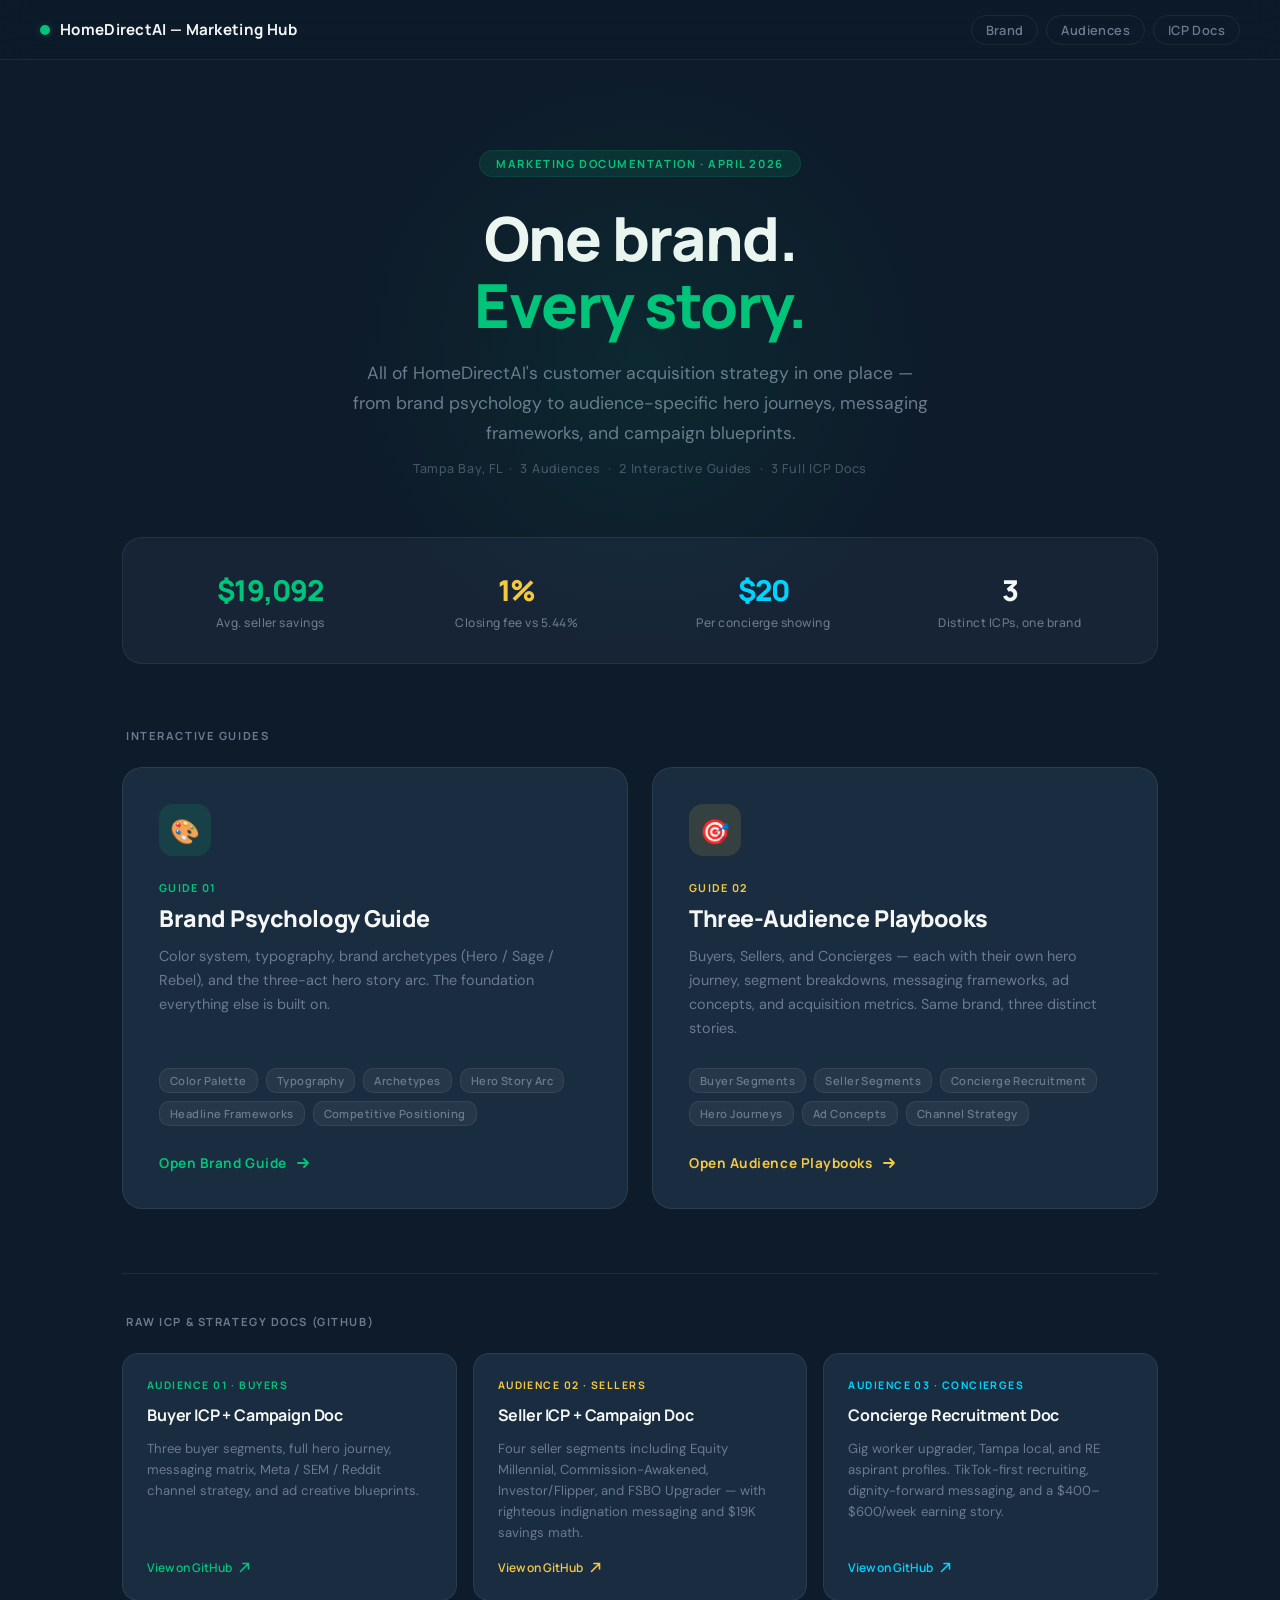
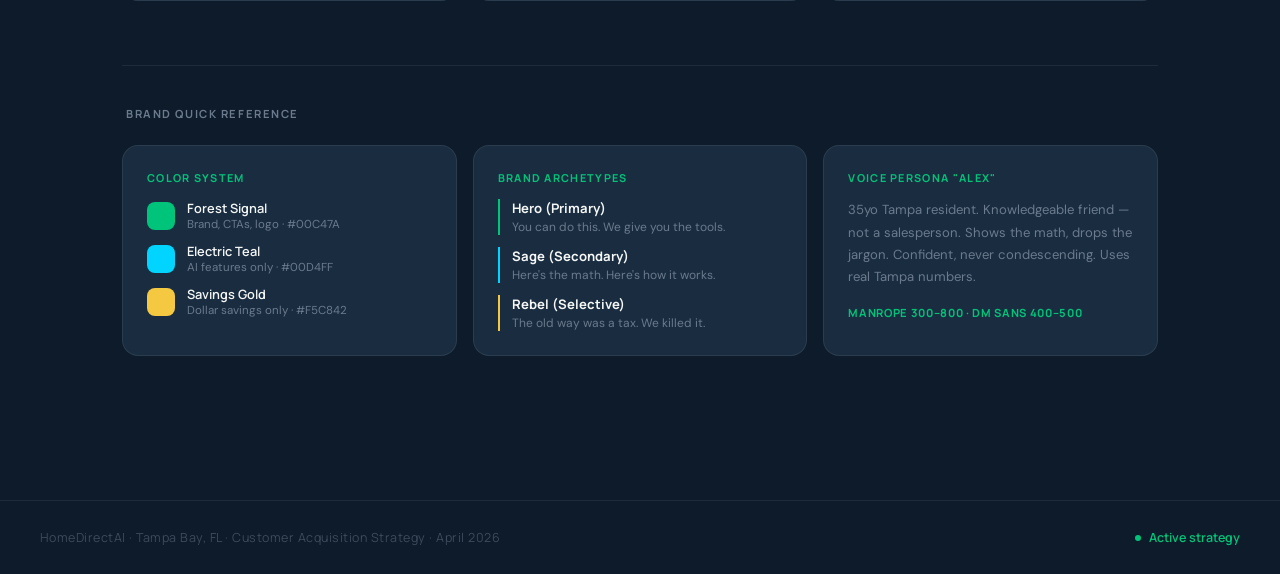
<file: customer-acquisition/brand-guide/hub.html>
<!DOCTYPE html>
<html lang="en">
<head>
  <meta charset="UTF-8" />
  <meta name="viewport" content="width=device-width, initial-scale=1.0" />
  <title>HomeDirectAI — Marketing Hub</title>
  <link href="https://fonts.googleapis.com/css2?family=Manrope:wght@300;400;500;600;700;800&family=DM+Sans:wght@400;500&display=swap" rel="stylesheet" />
  <style>
    *, *::before, *::after { box-sizing: border-box; margin: 0; padding: 0; }

    :root {
      --midnight: #0D1B2A;
      --midnight-2: #111f30;
      --midnight-3: #162436;
      --midnight-card: #1a2d40;
      --midnight-hover: #1f3449;
      --green: #00C47A;
      --green-dim: rgba(0,196,122,0.12);
      --green-glow: rgba(0,196,122,0.25);
      --teal: #00D4FF;
      --teal-dim: rgba(0,212,255,0.12);
      --gold: #F5C842;
      --gold-dim: rgba(245,200,66,0.12);
      --offwhite: #F4F7F5;
      --gray: #6B7A8D;
      --border: rgba(255,255,255,0.07);
      --border-hover: rgba(255,255,255,0.14);
    }

    html { scroll-behavior: smooth; }

    body {
      background: var(--midnight);
      color: var(--offwhite);
      font-family: 'Manrope', sans-serif;
      min-height: 100vh;
      overflow-x: hidden;
    }

    /* ── NAV ── */
    nav {
      position: sticky;
      top: 0;
      z-index: 100;
      display: flex;
      align-items: center;
      justify-content: space-between;
      padding: 0 2.5rem;
      height: 60px;
      background: rgba(13,27,42,0.92);
      backdrop-filter: blur(14px);
      border-bottom: 1px solid var(--border);
    }
    .nav-logo {
      display: flex;
      align-items: center;
      gap: 10px;
      font-weight: 700;
      font-size: 0.95rem;
      letter-spacing: 0.02em;
      color: var(--offwhite);
      text-decoration: none;
    }
    .nav-dot {
      width: 10px; height: 10px;
      border-radius: 50%;
      background: var(--green);
      box-shadow: 0 0 8px var(--green-glow);
    }
    .nav-links {
      display: flex;
      gap: 8px;
    }
    .nav-links a {
      font-size: 0.8rem;
      font-weight: 600;
      padding: 5px 14px;
      border-radius: 20px;
      border: 1px solid var(--border);
      color: var(--gray);
      text-decoration: none;
      transition: all 0.2s;
      letter-spacing: 0.03em;
    }
    .nav-links a:hover {
      border-color: var(--green);
      color: var(--green);
    }

    /* ── HERO ── */
    .hero {
      text-align: center;
      padding: 90px 2rem 60px;
      position: relative;
    }
    .hero::before {
      content: '';
      position: absolute;
      top: 0; left: 50%;
      transform: translateX(-50%);
      width: 600px; height: 600px;
      background: radial-gradient(ellipse at center, rgba(0,196,122,0.08) 0%, transparent 70%);
      pointer-events: none;
    }
    .hero-badge {
      display: inline-block;
      font-size: 0.7rem;
      font-weight: 700;
      letter-spacing: 0.14em;
      text-transform: uppercase;
      color: var(--green);
      border: 1px solid var(--green-dim);
      background: var(--green-dim);
      padding: 5px 16px;
      border-radius: 20px;
      margin-bottom: 28px;
    }
    .hero h1 {
      font-size: clamp(2.4rem, 5vw, 3.8rem);
      font-weight: 800;
      line-height: 1.1;
      letter-spacing: -0.02em;
      margin-bottom: 20px;
    }
    .hero h1 span { color: var(--green); }
    .hero p {
      font-family: 'DM Sans', sans-serif;
      font-size: 1.1rem;
      color: var(--gray);
      max-width: 580px;
      margin: 0 auto 12px;
      line-height: 1.7;
    }
    .hero-meta {
      font-size: 0.78rem;
      color: rgba(107,122,141,0.6);
      font-weight: 500;
      letter-spacing: 0.06em;
      margin-top: 8px;
    }

    /* ── SECTION LABEL ── */
    .section-label {
      font-size: 0.7rem;
      font-weight: 700;
      letter-spacing: 0.14em;
      text-transform: uppercase;
      color: var(--gray);
      margin-bottom: 24px;
      padding-left: 4px;
    }

    /* ── MAIN DOCS GRID ── */
    .container {
      max-width: 1100px;
      margin: 0 auto;
      padding: 0 2rem 80px;
    }

    .docs-grid {
      display: grid;
      grid-template-columns: 1fr 1fr;
      gap: 24px;
      margin-bottom: 64px;
    }

    .doc-card {
      position: relative;
      background: var(--midnight-card);
      border: 1px solid var(--border);
      border-radius: 20px;
      padding: 36px;
      text-decoration: none;
      color: inherit;
      transition: all 0.3s;
      overflow: hidden;
      display: flex;
      flex-direction: column;
    }
    .doc-card::before {
      content: '';
      position: absolute;
      top: 0; left: 0; right: 0;
      height: 3px;
      border-radius: 20px 20px 0 0;
      opacity: 0;
      transition: opacity 0.3s;
    }
    .doc-card:hover {
      border-color: var(--border-hover);
      transform: translateY(-4px);
      box-shadow: 0 20px 60px rgba(0,0,0,0.4);
    }
    .doc-card:hover::before { opacity: 1; }

    .doc-card.green::before { background: var(--green); }
    .doc-card.gold::before { background: var(--gold); }
    .doc-card.teal::before { background: var(--teal); }

    .doc-card:hover.green { box-shadow: 0 20px 60px rgba(0,196,122,0.12); }
    .doc-card:hover.gold { box-shadow: 0 20px 60px rgba(245,200,66,0.1); }
    .doc-card:hover.teal { box-shadow: 0 20px 60px rgba(0,212,255,0.1); }

    .doc-icon {
      width: 52px; height: 52px;
      border-radius: 14px;
      display: flex; align-items: center; justify-content: center;
      font-size: 1.5rem;
      margin-bottom: 24px;
      flex-shrink: 0;
    }
    .doc-icon.green { background: var(--green-dim); }
    .doc-icon.gold { background: var(--gold-dim); }
    .doc-icon.teal { background: var(--teal-dim); }

    .doc-number {
      font-size: 0.68rem;
      font-weight: 700;
      letter-spacing: 0.12em;
      text-transform: uppercase;
      color: var(--gray);
      margin-bottom: 10px;
    }
    .doc-card.green .doc-number { color: var(--green); }
    .doc-card.gold .doc-number { color: var(--gold); }
    .doc-card.teal .doc-number { color: var(--teal); }

    .doc-title {
      font-size: 1.45rem;
      font-weight: 800;
      letter-spacing: -0.02em;
      margin-bottom: 12px;
      line-height: 1.2;
    }

    .doc-desc {
      font-family: 'DM Sans', sans-serif;
      font-size: 0.9rem;
      color: var(--gray);
      line-height: 1.65;
      flex-grow: 1;
      margin-bottom: 28px;
    }

    .doc-tags {
      display: flex;
      flex-wrap: wrap;
      gap: 8px;
      margin-bottom: 28px;
    }
    .doc-tag {
      font-size: 0.7rem;
      font-weight: 600;
      letter-spacing: 0.04em;
      padding: 4px 10px;
      border-radius: 10px;
      background: rgba(255,255,255,0.05);
      color: var(--gray);
      border: 1px solid var(--border);
    }

    .doc-cta {
      display: inline-flex;
      align-items: center;
      gap: 8px;
      font-size: 0.85rem;
      font-weight: 700;
      letter-spacing: 0.04em;
      margin-top: auto;
    }
    .doc-card.green .doc-cta { color: var(--green); }
    .doc-card.gold .doc-cta { color: var(--gold); }
    .doc-card.teal .doc-cta { color: var(--teal); }

    .doc-cta svg { transition: transform 0.2s; }
    .doc-card:hover .doc-cta svg { transform: translateX(4px); }

    /* ── ICP RAW DOCS ── */
    .icp-grid {
      display: grid;
      grid-template-columns: repeat(3, 1fr);
      gap: 16px;
      margin-bottom: 64px;
    }

    .icp-card {
      background: var(--midnight-card);
      border: 1px solid var(--border);
      border-radius: 16px;
      padding: 24px;
      text-decoration: none;
      color: inherit;
      transition: all 0.25s;
      display: flex;
      flex-direction: column;
      gap: 12px;
    }
    .icp-card:hover {
      border-color: var(--border-hover);
      transform: translateY(-3px);
    }
    .icp-card:hover.buyer { border-color: rgba(0,196,122,0.35); }
    .icp-card:hover.seller { border-color: rgba(245,200,66,0.35); }
    .icp-card:hover.concierge { border-color: rgba(0,212,255,0.35); }

    .icp-label {
      font-size: 0.65rem;
      font-weight: 700;
      letter-spacing: 0.14em;
      text-transform: uppercase;
    }
    .icp-card.buyer .icp-label { color: var(--green); }
    .icp-card.seller .icp-label { color: var(--gold); }
    .icp-card.concierge .icp-label { color: var(--teal); }

    .icp-card h3 {
      font-size: 1rem;
      font-weight: 700;
      letter-spacing: -0.01em;
    }
    .icp-card p {
      font-family: 'DM Sans', sans-serif;
      font-size: 0.82rem;
      color: var(--gray);
      line-height: 1.6;
      flex-grow: 1;
    }
    .icp-link {
      font-size: 0.75rem;
      font-weight: 600;
      display: flex;
      align-items: center;
      gap: 6px;
      margin-top: 4px;
    }
    .icp-card.buyer .icp-link { color: var(--green); }
    .icp-card.seller .icp-link { color: var(--gold); }
    .icp-card.concierge .icp-link { color: var(--teal); }

    /* ── STATS STRIP ── */
    .stats-strip {
      display: grid;
      grid-template-columns: repeat(4, 1fr);
      gap: 16px;
      background: var(--midnight-3);
      border: 1px solid var(--border);
      border-radius: 20px;
      padding: 32px;
      margin-bottom: 64px;
    }
    .stat-item {
      text-align: center;
    }
    .stat-value {
      font-size: 1.8rem;
      font-weight: 800;
      letter-spacing: -0.03em;
      margin-bottom: 4px;
    }
    .stat-label {
      font-size: 0.75rem;
      font-weight: 500;
      color: var(--gray);
      letter-spacing: 0.04em;
    }
    .stat-item:nth-child(1) .stat-value { color: var(--green); }
    .stat-item:nth-child(2) .stat-value { color: var(--gold); }
    .stat-item:nth-child(3) .stat-value { color: var(--teal); }
    .stat-item:nth-child(4) .stat-value { color: var(--offwhite); }

    /* ── DIVIDER ── */
    .divider {
      height: 1px;
      background: var(--border);
      margin-bottom: 40px;
    }

    /* ── FOOTER ── */
    footer {
      border-top: 1px solid var(--border);
      padding: 28px 2.5rem;
      display: flex;
      align-items: center;
      justify-content: space-between;
    }
    footer p {
      font-size: 0.78rem;
      color: rgba(107,122,141,0.5);
      letter-spacing: 0.04em;
    }
    .footer-badge {
      display: flex;
      align-items: center;
      gap: 8px;
      font-size: 0.78rem;
      font-weight: 600;
      color: var(--green);
    }
    .footer-dot {
      width: 6px; height: 6px;
      border-radius: 50%;
      background: var(--green);
      animation: pulse 2s infinite;
    }
    @keyframes pulse {
      0%, 100% { opacity: 1; transform: scale(1); }
      50% { opacity: 0.5; transform: scale(0.8); }
    }

    /* ── RESPONSIVE ── */
    @media (max-width: 768px) {
      .docs-grid { grid-template-columns: 1fr; }
      .icp-grid { grid-template-columns: 1fr; }
      .stats-strip { grid-template-columns: repeat(2, 1fr); }
      nav { padding: 0 1.25rem; }
      .container { padding: 0 1.25rem 60px; }
      .hero { padding: 60px 1.25rem 40px; }
    }
  </style>
</head>
<body>

  <!-- NAV -->
  <nav>
    <a class="nav-logo" href="#">
      <div class="nav-dot"></div>
      HomeDirectAI — Marketing Hub
    </a>
    <div class="nav-links">
      <a href="#brand">Brand</a>
      <a href="#audiences">Audiences</a>
      <a href="#icps">ICP Docs</a>
    </div>
  </nav>

  <!-- HERO -->
  <section class="hero">
    <div class="hero-badge">Marketing Documentation · April 2026</div>
    <h1>One brand.<br /><span>Every story.</span></h1>
    <p>All of HomeDirectAI's customer acquisition strategy in one place — from brand psychology to audience-specific hero journeys, messaging frameworks, and campaign blueprints.</p>
    <div class="hero-meta">Tampa Bay, FL &nbsp;·&nbsp; 3 Audiences &nbsp;·&nbsp; 2 Interactive Guides &nbsp;·&nbsp; 3 Full ICP Docs</div>
  </section>

  <div class="container">

    <!-- STATS -->
    <div class="stats-strip">
      <div class="stat-item">
        <div class="stat-value">$19,092</div>
        <div class="stat-label">Avg. seller savings</div>
      </div>
      <div class="stat-item">
        <div class="stat-value">1%</div>
        <div class="stat-label">Closing fee vs 5.44%</div>
      </div>
      <div class="stat-item">
        <div class="stat-value">$20</div>
        <div class="stat-label">Per concierge showing</div>
      </div>
      <div class="stat-item">
        <div class="stat-value">3</div>
        <div class="stat-label">Distinct ICPs, one brand</div>
      </div>
    </div>

    <!-- MAIN GUIDES -->
    <div id="brand" class="section-label">Interactive Guides</div>
    <div class="docs-grid" style="margin-bottom: 64px;">

      <!-- Brand Guide -->
      <a href="index.html" class="doc-card green">
        <div class="doc-icon green">🎨</div>
        <div class="doc-number">Guide 01</div>
        <div class="doc-title">Brand Psychology Guide</div>
        <div class="doc-desc">Color system, typography, brand archetypes (Hero / Sage / Rebel), and the three-act hero story arc. The foundation everything else is built on.</div>
        <div class="doc-tags">
          <span class="doc-tag">Color Palette</span>
          <span class="doc-tag">Typography</span>
          <span class="doc-tag">Archetypes</span>
          <span class="doc-tag">Hero Story Arc</span>
          <span class="doc-tag">Headline Frameworks</span>
          <span class="doc-tag">Competitive Positioning</span>
        </div>
        <div class="doc-cta">
          Open Brand Guide
          <svg width="16" height="16" viewBox="0 0 16 16" fill="none">
            <path d="M3 8H13M13 8L9 4M13 8L9 12" stroke="currentColor" stroke-width="1.8" stroke-linecap="round" stroke-linejoin="round"/>
          </svg>
        </div>
      </a>

      <!-- Audience Playbooks -->
      <a id="audiences" href="audiences.html" class="doc-card gold">
        <div class="doc-icon gold">🎯</div>
        <div class="doc-number">Guide 02</div>
        <div class="doc-title">Three-Audience Playbooks</div>
        <div class="doc-desc">Buyers, Sellers, and Concierges — each with their own hero journey, segment breakdowns, messaging frameworks, ad concepts, and acquisition metrics. Same brand, three distinct stories.</div>
        <div class="doc-tags">
          <span class="doc-tag">Buyer Segments</span>
          <span class="doc-tag">Seller Segments</span>
          <span class="doc-tag">Concierge Recruitment</span>
          <span class="doc-tag">Hero Journeys</span>
          <span class="doc-tag">Ad Concepts</span>
          <span class="doc-tag">Channel Strategy</span>
        </div>
        <div class="doc-cta">
          Open Audience Playbooks
          <svg width="16" height="16" viewBox="0 0 16 16" fill="none">
            <path d="M3 8H13M13 8L9 4M13 8L9 12" stroke="currentColor" stroke-width="1.8" stroke-linecap="round" stroke-linejoin="round"/>
          </svg>
        </div>
      </a>

    </div>

    <!-- DIVIDER -->
    <div class="divider"></div>

    <!-- ICP RAW DOCS -->
    <div id="icps" class="section-label" style="margin-top: 40px;">Raw ICP & Strategy Docs (GitHub)</div>
    <div class="icp-grid">

      <a href="https://github.com/PaulACain/homedirect/blob/main/customer-acquisition/icp-buyer.md" target="_blank" class="icp-card buyer">
        <div class="icp-label">Audience 01 · Buyers</div>
        <h3>Buyer ICP + Campaign Doc</h3>
        <p>Three buyer segments, full hero journey, messaging matrix, Meta / SEM / Reddit channel strategy, and ad creative blueprints.</p>
        <div class="icp-link">
          View on GitHub
          <svg width="13" height="13" viewBox="0 0 13 13" fill="none">
            <path d="M2.5 10.5L10.5 2.5M10.5 2.5H5M10.5 2.5V8" stroke="currentColor" stroke-width="1.6" stroke-linecap="round" stroke-linejoin="round"/>
          </svg>
        </div>
      </a>

      <a href="https://github.com/PaulACain/homedirect/blob/main/customer-acquisition/icp-seller.md" target="_blank" class="icp-card seller">
        <div class="icp-label">Audience 02 · Sellers</div>
        <h3>Seller ICP + Campaign Doc</h3>
        <p>Four seller segments including Equity Millennial, Commission-Awakened, Investor/Flipper, and FSBO Upgrader — with righteous indignation messaging and $19K savings math.</p>
        <div class="icp-link">
          View on GitHub
          <svg width="13" height="13" viewBox="0 0 13 13" fill="none">
            <path d="M2.5 10.5L10.5 2.5M10.5 2.5H5M10.5 2.5V8" stroke="currentColor" stroke-width="1.6" stroke-linecap="round" stroke-linejoin="round"/>
          </svg>
        </div>
      </a>

      <a href="https://github.com/PaulACain/homedirect/blob/main/customer-acquisition/icp-concierge.md" target="_blank" class="icp-card concierge">
        <div class="icp-label">Audience 03 · Concierges</div>
        <h3>Concierge Recruitment Doc</h3>
        <p>Gig worker upgrader, Tampa local, and RE aspirant profiles. TikTok-first recruiting, dignity-forward messaging, and a $400–$600/week earning story.</p>
        <div class="icp-link">
          View on GitHub
          <svg width="13" height="13" viewBox="0 0 13 13" fill="none">
            <path d="M2.5 10.5L10.5 2.5M10.5 2.5H5M10.5 2.5V8" stroke="currentColor" stroke-width="1.6" stroke-linecap="round" stroke-linejoin="round"/>
          </svg>
        </div>
      </a>

    </div>

    <!-- DIVIDER -->
    <div class="divider"></div>

    <!-- BRAND QUICK REF -->
    <div class="section-label" style="margin-top: 40px;">Brand Quick Reference</div>
    <div style="display: grid; grid-template-columns: repeat(3, 1fr); gap: 16px; margin-bottom: 64px;">

      <div style="background: var(--midnight-card); border: 1px solid var(--border); border-radius: 16px; padding: 24px;">
        <div style="font-size: 0.68rem; font-weight: 700; letter-spacing: 0.12em; text-transform: uppercase; color: var(--green); margin-bottom: 14px;">Color System</div>
        <div style="display: flex; flex-direction: column; gap: 10px;">
          <div style="display: flex; align-items: center; gap: 12px;">
            <div style="width: 28px; height: 28px; border-radius: 8px; background: #00C47A; flex-shrink: 0;"></div>
            <div>
              <div style="font-size: 0.8rem; font-weight: 600;">Forest Signal</div>
              <div style="font-size: 0.72rem; color: var(--gray); font-family: 'DM Sans';">Brand, CTAs, logo · #00C47A</div>
            </div>
          </div>
          <div style="display: flex; align-items: center; gap: 12px;">
            <div style="width: 28px; height: 28px; border-radius: 8px; background: #00D4FF; flex-shrink: 0;"></div>
            <div>
              <div style="font-size: 0.8rem; font-weight: 600;">Electric Teal</div>
              <div style="font-size: 0.72rem; color: var(--gray); font-family: 'DM Sans';">AI features only · #00D4FF</div>
            </div>
          </div>
          <div style="display: flex; align-items: center; gap: 12px;">
            <div style="width: 28px; height: 28px; border-radius: 8px; background: #F5C842; flex-shrink: 0;"></div>
            <div>
              <div style="font-size: 0.8rem; font-weight: 600;">Savings Gold</div>
              <div style="font-size: 0.72rem; color: var(--gray); font-family: 'DM Sans';">Dollar savings only · #F5C842</div>
            </div>
          </div>
        </div>
      </div>

      <div style="background: var(--midnight-card); border: 1px solid var(--border); border-radius: 16px; padding: 24px;">
        <div style="font-size: 0.68rem; font-weight: 700; letter-spacing: 0.12em; text-transform: uppercase; color: var(--green); margin-bottom: 14px;">Brand Archetypes</div>
        <div style="display: flex; flex-direction: column; gap: 12px;">
          <div style="border-left: 2px solid var(--green); padding-left: 12px;">
            <div style="font-size: 0.82rem; font-weight: 700;">Hero (Primary)</div>
            <div style="font-size: 0.75rem; color: var(--gray); font-family: 'DM Sans'; margin-top: 2px;">You can do this. We give you the tools.</div>
          </div>
          <div style="border-left: 2px solid var(--teal); padding-left: 12px;">
            <div style="font-size: 0.82rem; font-weight: 700;">Sage (Secondary)</div>
            <div style="font-size: 0.75rem; color: var(--gray); font-family: 'DM Sans'; margin-top: 2px;">Here's the math. Here's how it works.</div>
          </div>
          <div style="border-left: 2px solid var(--gold); padding-left: 12px;">
            <div style="font-size: 0.82rem; font-weight: 700;">Rebel (Selective)</div>
            <div style="font-size: 0.75rem; color: var(--gray); font-family: 'DM Sans'; margin-top: 2px;">The old way was a tax. We killed it.</div>
          </div>
        </div>
      </div>

      <div style="background: var(--midnight-card); border: 1px solid var(--border); border-radius: 16px; padding: 24px;">
        <div style="font-size: 0.68rem; font-weight: 700; letter-spacing: 0.12em; text-transform: uppercase; color: var(--green); margin-bottom: 14px;">Voice Persona "Alex"</div>
        <div style="font-family: 'DM Sans', sans-serif; font-size: 0.82rem; color: var(--gray); line-height: 1.7;">
          35yo Tampa resident. Knowledgeable friend — not a salesperson. Shows the math, drops the jargon. Confident, never condescending. Uses real Tampa numbers.
        </div>
        <div style="margin-top: 16px; font-size: 0.7rem; font-weight: 700; letter-spacing: 0.06em; color: var(--green);">
          MANROPE 300–800 · DM SANS 400–500
        </div>
      </div>

    </div>

  </div>

  <!-- FOOTER -->
  <footer>
    <p>HomeDirectAI · Tampa Bay, FL · Customer Acquisition Strategy · April 2026</p>
    <div class="footer-badge">
      <div class="footer-dot"></div>
      Active strategy
    </div>
  </footer>

</body>
</html>
</file>
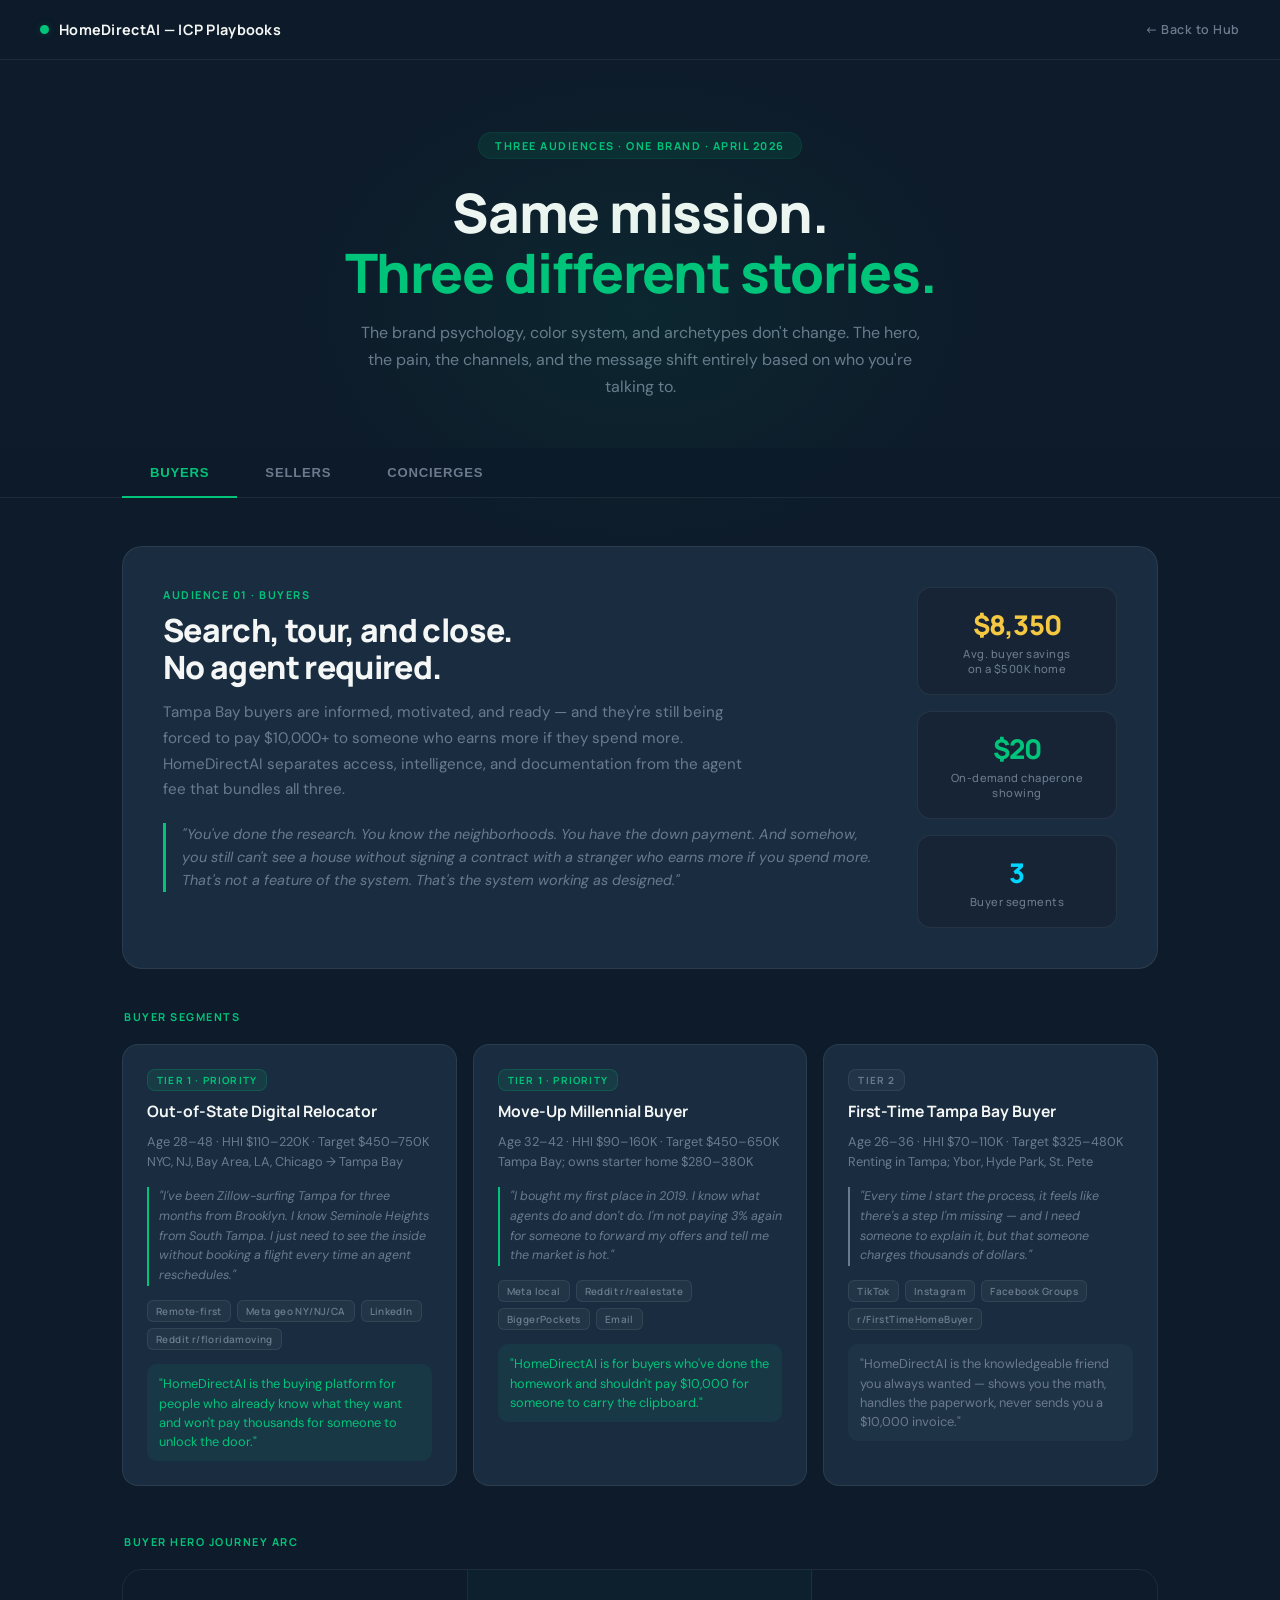
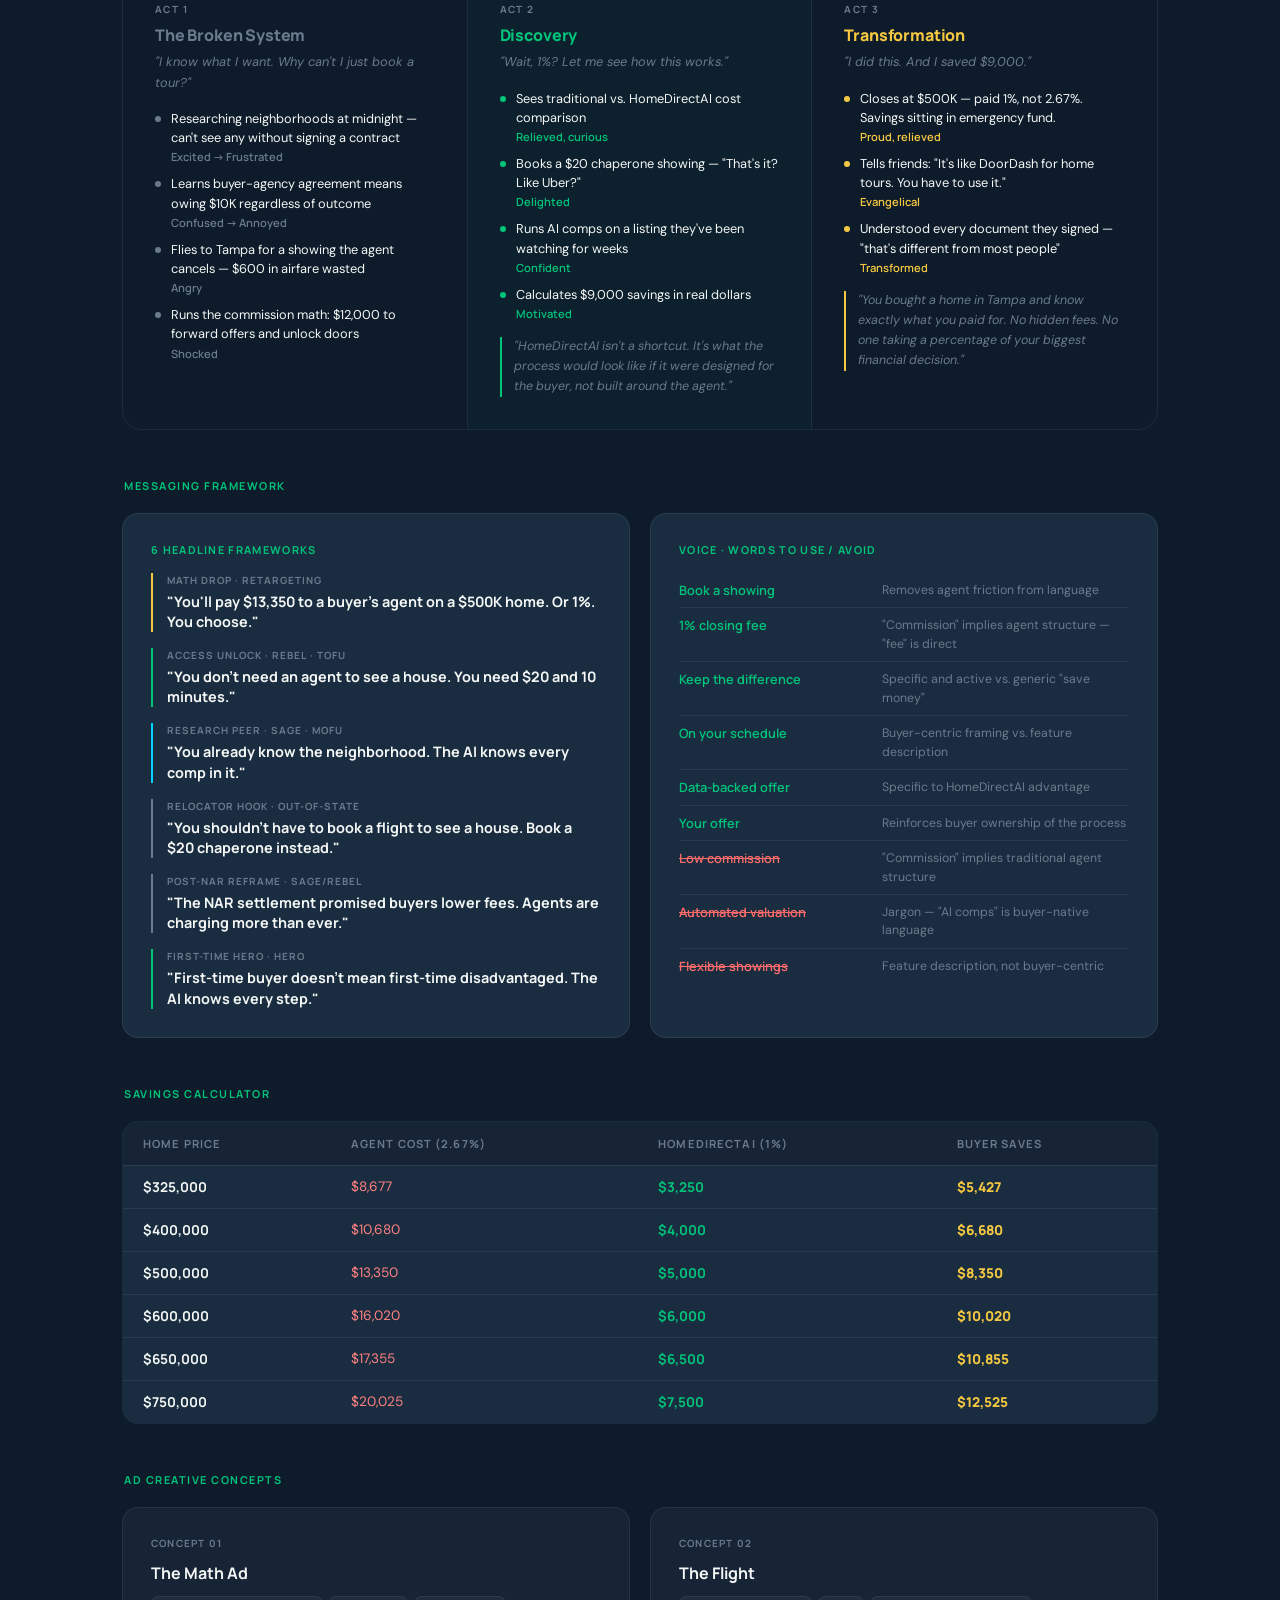
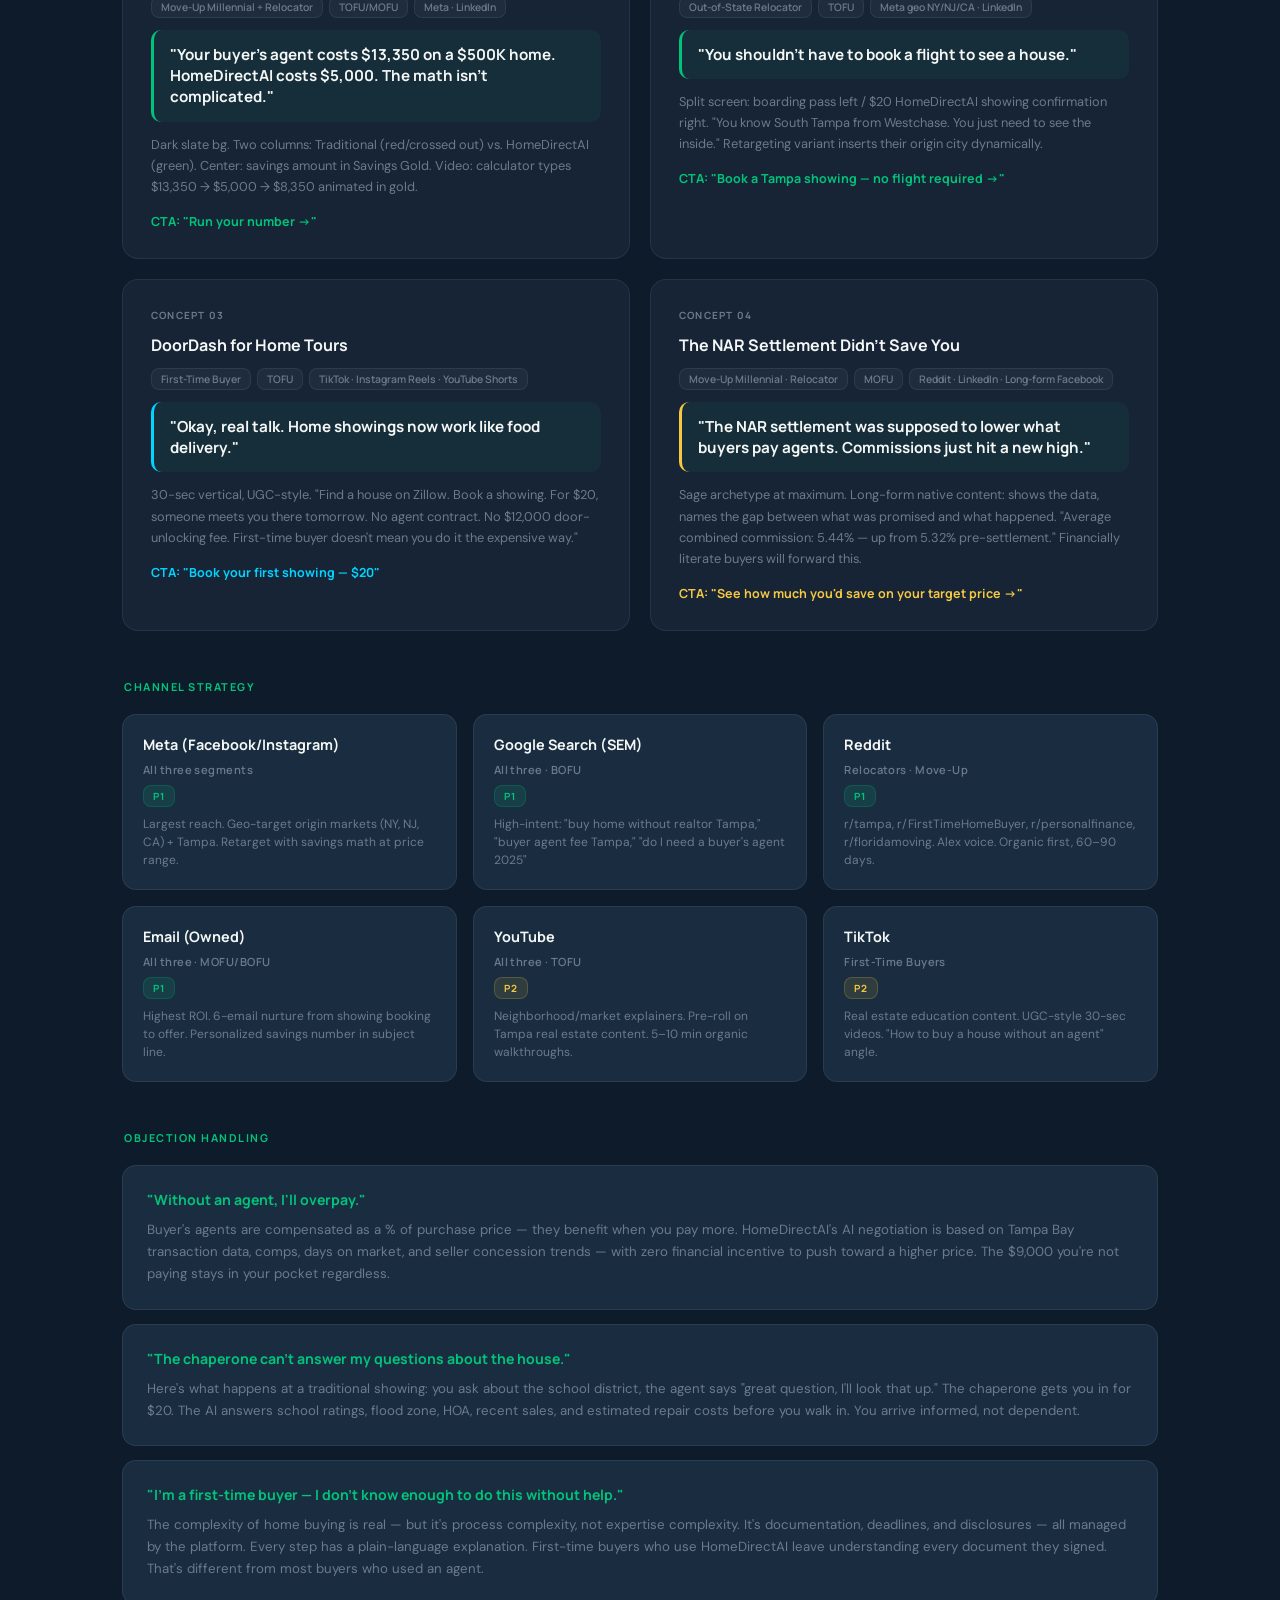
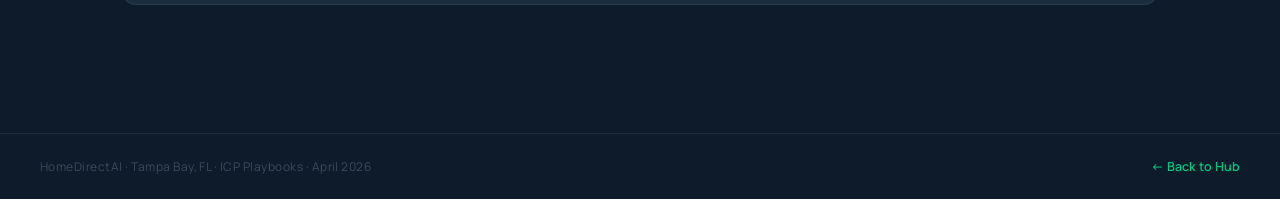
<file: customer-acquisition/brand-guide/icp-hub.html>
<!DOCTYPE html>
<html lang="en">
<head>
  <meta charset="UTF-8" />
  <meta name="viewport" content="width=device-width, initial-scale=1.0" />
  <title>HomeDirectAI — ICP Playbooks</title>
  <link href="https://fonts.googleapis.com/css2?family=Manrope:wght@300;400;500;600;700;800&family=DM+Sans:wght@400;500&display=swap" rel="stylesheet" />
  <style>
    *, *::before, *::after { box-sizing: border-box; margin: 0; padding: 0; }

    :root {
      --midnight: #0D1B2A;
      --midnight-2: #111f30;
      --midnight-3: #162436;
      --card: #1a2d40;
      --card-2: #1f3449;
      --green: #00C47A;
      --green-dim: rgba(0,196,122,0.1);
      --green-glow: rgba(0,196,122,0.2);
      --teal: #00D4FF;
      --teal-dim: rgba(0,212,255,0.1);
      --gold: #F5C842;
      --gold-dim: rgba(245,200,66,0.1);
      --offwhite: #F4F7F5;
      --gray: #6B7A8D;
      --border: rgba(255,255,255,0.07);
      --border-hover: rgba(255,255,255,0.13);
    }

    html { scroll-behavior: smooth; }
    body {
      background: var(--midnight);
      color: var(--offwhite);
      font-family: 'Manrope', sans-serif;
      min-height: 100vh;
      overflow-x: hidden;
    }

    /* ── NAV ── */
    nav {
      position: sticky; top: 0; z-index: 200;
      display: flex; align-items: center; justify-content: space-between;
      padding: 0 2.5rem; height: 60px;
      background: rgba(13,27,42,0.95);
      backdrop-filter: blur(14px);
      border-bottom: 1px solid var(--border);
    }
    .nav-logo {
      display: flex; align-items: center; gap: 10px;
      font-weight: 700; font-size: 0.9rem; letter-spacing: 0.02em;
      color: var(--offwhite); text-decoration: none;
    }
    .nav-dot { width: 9px; height: 9px; border-radius: 50%; background: var(--green); box-shadow: 0 0 8px var(--green-glow); }
    .nav-back { font-size: 0.78rem; font-weight: 600; color: var(--gray); text-decoration: none; letter-spacing: 0.04em; transition: color 0.2s; }
    .nav-back:hover { color: var(--green); }

    /* ── HERO ── */
    .hero {
      text-align: center; padding: 72px 2rem 48px; position: relative;
    }
    .hero::before {
      content: ''; position: absolute; top: 0; left: 50%; transform: translateX(-50%);
      width: 700px; height: 500px;
      background: radial-gradient(ellipse, rgba(0,196,122,0.07) 0%, transparent 70%);
      pointer-events: none;
    }
    .hero-badge {
      display: inline-block; font-size: 0.68rem; font-weight: 700; letter-spacing: 0.14em;
      text-transform: uppercase; color: var(--green); border: 1px solid var(--green-dim);
      background: var(--green-dim); padding: 5px 16px; border-radius: 20px; margin-bottom: 24px;
    }
    .hero h1 { font-size: clamp(2.2rem, 4.5vw, 3.4rem); font-weight: 800; line-height: 1.1; letter-spacing: -0.02em; margin-bottom: 16px; }
    .hero h1 em { font-style: normal; color: var(--green); }
    .hero p { font-family: 'DM Sans'; font-size: 1rem; color: var(--gray); max-width: 560px; margin: 0 auto; line-height: 1.7; }

    /* ── AUDIENCE TABS ── */
    .tab-bar-wrap {
      position: sticky; top: 60px; z-index: 150;
      background: rgba(13,27,42,0.97); backdrop-filter: blur(12px);
      border-bottom: 1px solid var(--border);
    }
    .tab-bar {
      max-width: 1100px; margin: 0 auto;
      display: flex; gap: 0; padding: 0 2rem;
    }
    .tab-btn {
      padding: 16px 28px; font-size: 0.82rem; font-weight: 700; letter-spacing: 0.06em;
      text-transform: uppercase; border: none; background: none; cursor: pointer;
      color: var(--gray); border-bottom: 2px solid transparent;
      transition: all 0.2s; position: relative; top: 1px;
    }
    .tab-btn:hover { color: var(--offwhite); }
    .tab-btn.active-buyer { color: var(--green); border-bottom-color: var(--green); }
    .tab-btn.active-seller { color: var(--gold); border-bottom-color: var(--gold); }
    .tab-btn.active-concierge { color: var(--teal); border-bottom-color: var(--teal); }

    /* ── PANELS ── */
    .panel { display: none; }
    .panel.active { display: block; }

    .container { max-width: 1100px; margin: 0 auto; padding: 48px 2rem 80px; }

    /* ── PANEL HERO ── */
    .panel-hero {
      display: grid; grid-template-columns: 1fr auto;
      gap: 32px; align-items: start;
      background: var(--card); border: 1px solid var(--border);
      border-radius: 20px; padding: 40px; margin-bottom: 40px;
    }
    .panel-hero-eyebrow {
      font-size: 0.68rem; font-weight: 700; letter-spacing: 0.14em; text-transform: uppercase;
      margin-bottom: 10px;
    }
    .panel-hero h2 { font-size: 2rem; font-weight: 800; letter-spacing: -0.02em; line-height: 1.15; margin-bottom: 14px; }
    .panel-hero p { font-family: 'DM Sans'; font-size: 0.95rem; color: var(--gray); line-height: 1.7; max-width: 600px; margin-bottom: 20px; }
    .panel-hero-quote {
      border-left: 3px solid; padding-left: 16px; margin-top: 4px;
      font-family: 'DM Sans'; font-size: 0.9rem; color: var(--gray); line-height: 1.6; font-style: italic;
    }
    .panel-stats { display: flex; flex-direction: column; gap: 16px; min-width: 200px; }
    .stat-box {
      background: var(--midnight-3); border: 1px solid var(--border);
      border-radius: 14px; padding: 18px 22px; text-align: center;
    }
    .stat-box .val { font-size: 1.7rem; font-weight: 800; letter-spacing: -0.03em; }
    .stat-box .lbl { font-size: 0.7rem; font-weight: 500; color: var(--gray); margin-top: 3px; letter-spacing: 0.04em; }

    /* ── SECTION TITLE ── */
    .section-title {
      font-size: 0.68rem; font-weight: 700; letter-spacing: 0.14em;
      text-transform: uppercase; color: var(--gray);
      margin-bottom: 20px; padding-left: 2px;
    }

    /* ── SEGMENT GRID ── */
    .segment-grid {
      display: grid; gap: 16px; margin-bottom: 48px;
    }
    .segment-grid.cols-3 { grid-template-columns: repeat(3, 1fr); }
    .segment-grid.cols-4 { grid-template-columns: repeat(4, 1fr); }

    .seg-card {
      background: var(--card); border: 1px solid var(--border);
      border-radius: 16px; padding: 24px;
      transition: all 0.25s; display: flex; flex-direction: column; gap: 10px;
    }
    .seg-card:hover { border-color: var(--border-hover); transform: translateY(-2px); }

    .seg-tier {
      font-size: 0.62rem; font-weight: 700; letter-spacing: 0.12em; text-transform: uppercase;
      padding: 3px 9px; border-radius: 8px; display: inline-block; width: fit-content;
    }
    .seg-name { font-size: 0.98rem; font-weight: 700; line-height: 1.3; }
    .seg-demo {
      font-family: 'DM Sans'; font-size: 0.8rem; color: var(--gray); line-height: 1.6;
    }
    .seg-quote {
      font-family: 'DM Sans'; font-size: 0.78rem; color: var(--gray);
      font-style: italic; line-height: 1.6;
      border-left: 2px solid; padding-left: 10px; margin-top: 4px;
    }
    .seg-tag-row { display: flex; flex-wrap: wrap; gap: 6px; margin-top: 4px; }
    .seg-tag {
      font-size: 0.62rem; font-weight: 600; letter-spacing: 0.04em;
      padding: 3px 8px; border-radius: 6px; border: 1px solid var(--border);
      background: rgba(255,255,255,0.04); color: var(--gray);
    }
    .seg-position {
      font-family: 'DM Sans'; font-size: 0.8rem; line-height: 1.5;
      padding: 10px 12px; border-radius: 10px; margin-top: 4px;
    }

    /* ── JOURNEY ── */
    .journey-grid {
      display: grid; grid-template-columns: repeat(3, 1fr);
      gap: 0; margin-bottom: 48px;
      border: 1px solid var(--border); border-radius: 20px; overflow: hidden;
    }
    .journey-act {
      padding: 32px; position: relative;
    }
    .journey-act:not(:last-child) { border-right: 1px solid var(--border); }
    .act-num {
      font-size: 0.62rem; font-weight: 700; letter-spacing: 0.14em; text-transform: uppercase;
      color: var(--gray); margin-bottom: 8px;
    }
    .act-label { font-size: 1rem; font-weight: 800; margin-bottom: 6px; letter-spacing: -0.01em; }
    .act-hook {
      font-family: 'DM Sans'; font-size: 0.8rem; color: var(--gray);
      font-style: italic; margin-bottom: 16px; line-height: 1.6;
    }
    .act-moments { display: flex; flex-direction: column; gap: 10px; }
    .moment {
      display: flex; gap: 10px; align-items: flex-start;
    }
    .moment-dot {
      width: 6px; height: 6px; border-radius: 50%; flex-shrink: 0; margin-top: 7px;
    }
    .moment-text { font-family: 'DM Sans'; font-size: 0.8rem; line-height: 1.5; }
    .moment-emotion { font-size: 0.7rem; font-weight: 600; margin-top: 2px; }
    .act-voice {
      font-family: 'DM Sans'; font-size: 0.78rem; line-height: 1.6;
      border-left: 2px solid; padding-left: 12px;
      margin-top: 16px; color: var(--gray); font-style: italic;
    }

    /* ── MESSAGING ── */
    .messaging-grid {
      display: grid; grid-template-columns: 1fr 1fr; gap: 20px; margin-bottom: 48px;
    }
    .msg-card {
      background: var(--card); border: 1px solid var(--border);
      border-radius: 16px; padding: 28px;
    }
    .msg-card h4 {
      font-size: 0.68rem; font-weight: 700; letter-spacing: 0.12em; text-transform: uppercase;
      margin-bottom: 16px;
    }
    .headline-list { display: flex; flex-direction: column; gap: 16px; }
    .headline-item {
      border-left: 2px solid; padding-left: 14px;
    }
    .headline-label {
      font-size: 0.62rem; font-weight: 700; letter-spacing: 0.1em; text-transform: uppercase; color: var(--gray); margin-bottom: 5px;
    }
    .headline-text {
      font-size: 0.9rem; font-weight: 700; line-height: 1.4; font-family: 'Manrope';
    }
    .headline-note {
      font-family: 'DM Sans'; font-size: 0.72rem; color: var(--gray); margin-top: 3px; line-height: 1.5;
    }
    .word-table { width: 100%; border-collapse: collapse; }
    .word-table tr { border-bottom: 1px solid var(--border); }
    .word-table tr:last-child { border-bottom: none; }
    .word-table td { padding: 8px 0; font-size: 0.8rem; vertical-align: top; }
    .word-table td:first-child { font-weight: 600; width: 45%; padding-right: 12px; }
    .word-table td:last-child { font-family: 'DM Sans'; color: var(--gray); font-size: 0.77rem; line-height: 1.5; }
    .word-use { color: var(--green); }
    .word-avoid { color: #ff6b6b; text-decoration: line-through; }

    /* ── CHANNELS ── */
    .channel-grid {
      display: grid; grid-template-columns: repeat(3, 1fr); gap: 16px; margin-bottom: 48px;
    }
    .channel-card {
      background: var(--card); border: 1px solid var(--border);
      border-radius: 14px; padding: 20px; display: flex; flex-direction: column; gap: 8px;
    }
    .channel-name { font-size: 0.9rem; font-weight: 700; }
    .channel-segment { font-size: 0.7rem; font-weight: 600; color: var(--gray); letter-spacing: 0.04em; }
    .channel-priority {
      display: inline-block; font-size: 0.62rem; font-weight: 700; letter-spacing: 0.1em;
      text-transform: uppercase; padding: 3px 9px; border-radius: 8px; width: fit-content;
    }
    .p1 { background: rgba(0,196,122,0.12); color: var(--green); border: 1px solid rgba(0,196,122,0.2); }
    .p2 { background: rgba(245,200,66,0.1); color: var(--gold); border: 1px solid rgba(245,200,66,0.2); }
    .p3 { background: rgba(107,122,141,0.12); color: var(--gray); border: 1px solid var(--border); }
    .channel-note { font-family: 'DM Sans'; font-size: 0.75rem; color: var(--gray); line-height: 1.5; }

    /* ── AD CONCEPTS ── */
    .ad-grid {
      display: grid; grid-template-columns: 1fr 1fr; gap: 20px; margin-bottom: 48px;
    }
    .ad-card {
      background: var(--midnight-3); border: 1px solid var(--border);
      border-radius: 16px; padding: 28px; display: flex; flex-direction: column; gap: 12px;
    }
    .ad-label { font-size: 0.62rem; font-weight: 700; letter-spacing: 0.12em; text-transform: uppercase; color: var(--gray); }
    .ad-name { font-size: 1rem; font-weight: 700; }
    .ad-meta { display: flex; flex-wrap: wrap; gap: 6px; }
    .ad-tag {
      font-size: 0.65rem; font-weight: 600; padding: 3px 9px; border-radius: 8px;
      background: rgba(255,255,255,0.04); border: 1px solid var(--border); color: var(--gray);
    }
    .ad-headline {
      font-size: 0.95rem; font-weight: 700; line-height: 1.4;
      padding: 14px 16px; border-radius: 10px; border-left: 3px solid;
    }
    .ad-body { font-family: 'DM Sans'; font-size: 0.8rem; color: var(--gray); line-height: 1.65; }
    .ad-cta {
      display: inline-flex; align-items: center; gap: 6px;
      font-size: 0.78rem; font-weight: 700; margin-top: 4px;
    }

    /* ── SAVINGS TABLE ── */
    .savings-table {
      width: 100%; border-collapse: collapse;
      background: var(--card); border: 1px solid var(--border);
      border-radius: 16px; overflow: hidden; margin-bottom: 48px;
    }
    .savings-table thead tr { background: var(--midnight-3); }
    .savings-table th {
      padding: 14px 20px; font-size: 0.7rem; font-weight: 700; letter-spacing: 0.1em;
      text-transform: uppercase; color: var(--gray); text-align: left;
    }
    .savings-table td {
      padding: 12px 20px; font-size: 0.85rem; border-top: 1px solid var(--border);
      font-family: 'DM Sans';
    }
    .savings-table td.price { font-weight: 700; font-family: 'Manrope'; }
    .savings-table td.traditional { color: #ff8080; }
    .savings-table td.homedirect { color: var(--green); font-weight: 700; font-family: 'Manrope'; }
    .savings-table td.savings { color: var(--gold); font-weight: 800; font-family: 'Manrope'; }

    /* ── OBJECTIONS ── */
    .obj-list { display: flex; flex-direction: column; gap: 14px; margin-bottom: 48px; }
    .obj-item {
      background: var(--card); border: 1px solid var(--border);
      border-radius: 14px; padding: 24px;
    }
    .obj-q { font-size: 0.88rem; font-weight: 700; margin-bottom: 10px; }
    .obj-a { font-family: 'DM Sans'; font-size: 0.83rem; color: var(--gray); line-height: 1.65; }

    /* ── CTA TABLE ── */
    .cta-grid { display: grid; grid-template-columns: 1fr 1fr 1fr; gap: 16px; margin-bottom: 48px; }
    .cta-stage {
      background: var(--card); border: 1px solid var(--border);
      border-radius: 14px; padding: 22px;
    }
    .cta-stage-label {
      font-size: 0.62rem; font-weight: 700; letter-spacing: 0.12em; text-transform: uppercase;
      margin-bottom: 14px;
    }
    .cta-items { display: flex; flex-direction: column; gap: 10px; }
    .cta-item { }
    .cta-context { font-size: 0.7rem; color: var(--gray); font-family: 'DM Sans'; margin-bottom: 3px; }
    .cta-text { font-size: 0.82rem; font-weight: 600; }

    /* ── RESPONSIVE ── */
    @media (max-width: 900px) {
      .segment-grid.cols-4 { grid-template-columns: repeat(2, 1fr); }
      .segment-grid.cols-3 { grid-template-columns: repeat(2, 1fr); }
      .journey-grid { grid-template-columns: 1fr; }
      .journey-act:not(:last-child) { border-right: none; border-bottom: 1px solid var(--border); }
      .messaging-grid { grid-template-columns: 1fr; }
      .ad-grid { grid-template-columns: 1fr; }
      .cta-grid { grid-template-columns: 1fr; }
      .channel-grid { grid-template-columns: repeat(2, 1fr); }
      .panel-hero { grid-template-columns: 1fr; }
      .panel-stats { flex-direction: row; flex-wrap: wrap; }
      nav { padding: 0 1.25rem; }
      .container { padding: 32px 1.25rem 60px; }
    }
    @media (max-width: 600px) {
      .segment-grid.cols-3, .segment-grid.cols-4 { grid-template-columns: 1fr; }
      .channel-grid { grid-template-columns: 1fr; }
      .tab-btn { padding: 14px 14px; font-size: 0.74rem; }
    }
  </style>
</head>
<body>

<!-- NAV -->
<nav>
  <a class="nav-logo" href="#">
    <div class="nav-dot"></div>
    HomeDirectAI — ICP Playbooks
  </a>
  <a class="nav-back" href="hub.html">← Back to Hub</a>
</nav>

<!-- HERO -->
<section class="hero">
  <div class="hero-badge">Three Audiences · One Brand · April 2026</div>
  <h1>Same mission.<br /><em>Three different stories.</em></h1>
  <p>The brand psychology, color system, and archetypes don't change. The hero, the pain, the channels, and the message shift entirely based on who you're talking to.</p>
</section>

<!-- TAB BAR -->
<div class="tab-bar-wrap">
  <div class="tab-bar">
    <button class="tab-btn active-buyer" onclick="switchTab('buyer', this)" id="tab-buyer">Buyers</button>
    <button class="tab-btn" onclick="switchTab('seller', this)" id="tab-seller">Sellers</button>
    <button class="tab-btn" onclick="switchTab('concierge', this)" id="tab-concierge">Concierges</button>
  </div>
</div>

<!-- ════════════════════════════════════════ -->
<!-- BUYER PANEL -->
<!-- ════════════════════════════════════════ -->
<div id="panel-buyer" class="panel active">
  <div class="container">

    <!-- Panel Hero -->
    <div class="panel-hero">
      <div>
        <div class="panel-hero-eyebrow" style="color:var(--green)">Audience 01 · Buyers</div>
        <h2>Search, tour, and close.<br />No agent required.</h2>
        <p>Tampa Bay buyers are informed, motivated, and ready — and they're still being forced to pay $10,000+ to someone who earns more if they spend more. HomeDirectAI separates access, intelligence, and documentation from the agent fee that bundles all three.</p>
        <blockquote class="panel-hero-quote" style="border-color:var(--green)">
          "You've done the research. You know the neighborhoods. You have the down payment. And somehow, you still can't see a house without signing a contract with a stranger who earns more if you spend more. That's not a feature of the system. That's the system working as designed."
        </blockquote>
      </div>
      <div class="panel-stats">
        <div class="stat-box">
          <div class="val" style="color:var(--gold)">$8,350</div>
          <div class="lbl">Avg. buyer savings<br />on a $500K home</div>
        </div>
        <div class="stat-box">
          <div class="val" style="color:var(--green)">$20</div>
          <div class="lbl">On-demand chaperone<br />showing</div>
        </div>
        <div class="stat-box">
          <div class="val" style="color:var(--teal)">3</div>
          <div class="lbl">Buyer segments</div>
        </div>
      </div>
    </div>

    <!-- Segments -->
    <div class="section-title" style="color:var(--green)">Buyer Segments</div>
    <div class="segment-grid cols-3">

      <div class="seg-card">
        <span class="seg-tier" style="background:rgba(0,196,122,0.1);color:var(--green);border:1px solid rgba(0,196,122,0.2)">Tier 1 · Priority</span>
        <div class="seg-name">Out-of-State Digital Relocator</div>
        <div class="seg-demo">Age 28–48 · HHI $110–220K · Target $450–750K<br />NYC, NJ, Bay Area, LA, Chicago → Tampa Bay</div>
        <blockquote class="seg-quote" style="border-color:var(--green)">
          "I've been Zillow-surfing Tampa for three months from Brooklyn. I know Seminole Heights from South Tampa. I just need to see the inside without booking a flight every time an agent reschedules."
        </blockquote>
        <div class="seg-tag-row">
          <span class="seg-tag">Remote-first</span>
          <span class="seg-tag">Meta geo NY/NJ/CA</span>
          <span class="seg-tag">LinkedIn</span>
          <span class="seg-tag">Reddit r/floridamoving</span>
        </div>
        <div class="seg-position" style="background:rgba(0,196,122,0.07);color:var(--green)">
          "HomeDirectAI is the buying platform for people who already know what they want and won't pay thousands for someone to unlock the door."
        </div>
      </div>

      <div class="seg-card">
        <span class="seg-tier" style="background:rgba(0,196,122,0.1);color:var(--green);border:1px solid rgba(0,196,122,0.2)">Tier 1 · Priority</span>
        <div class="seg-name">Move-Up Millennial Buyer</div>
        <div class="seg-demo">Age 32–42 · HHI $90–160K · Target $450–650K<br />Tampa Bay; owns starter home $280–380K</div>
        <blockquote class="seg-quote" style="border-color:var(--green)">
          "I bought my first place in 2019. I know what agents do and don't do. I'm not paying 3% again for someone to forward my offers and tell me the market is hot."
        </blockquote>
        <div class="seg-tag-row">
          <span class="seg-tag">Meta local</span>
          <span class="seg-tag">Reddit r/realestate</span>
          <span class="seg-tag">BiggerPockets</span>
          <span class="seg-tag">Email</span>
        </div>
        <div class="seg-position" style="background:rgba(0,196,122,0.07);color:var(--green)">
          "HomeDirectAI is for buyers who've done the homework and shouldn't pay $10,000 for someone to carry the clipboard."
        </div>
      </div>

      <div class="seg-card">
        <span class="seg-tier" style="background:rgba(107,122,141,0.1);color:var(--gray);border:1px solid var(--border)">Tier 2</span>
        <div class="seg-name">First-Time Tampa Bay Buyer</div>
        <div class="seg-demo">Age 26–36 · HHI $70–110K · Target $325–480K<br />Renting in Tampa; Ybor, Hyde Park, St. Pete</div>
        <blockquote class="seg-quote" style="border-color:var(--gray)">
          "Every time I start the process, it feels like there's a step I'm missing — and I need someone to explain it, but that someone charges thousands of dollars."
        </blockquote>
        <div class="seg-tag-row">
          <span class="seg-tag">TikTok</span>
          <span class="seg-tag">Instagram</span>
          <span class="seg-tag">Facebook Groups</span>
          <span class="seg-tag">r/FirstTimeHomeBuyer</span>
        </div>
        <div class="seg-position" style="background:rgba(107,122,141,0.07);color:var(--gray)">
          "HomeDirectAI is the knowledgeable friend you always wanted — shows you the math, handles the paperwork, never sends you a $10,000 invoice."
        </div>
      </div>

    </div>

    <!-- Hero Journey -->
    <div class="section-title" style="color:var(--green)">Buyer Hero Journey Arc</div>
    <div class="journey-grid">
      <div class="journey-act">
        <div class="act-num">Act 1</div>
        <div class="act-label" style="color:var(--gray)">The Broken System</div>
        <div class="act-hook">"I know what I want. Why can't I just book a tour?"</div>
        <div class="act-moments">
          <div class="moment">
            <div class="moment-dot" style="background:var(--gray)"></div>
            <div><div class="moment-text">Researching neighborhoods at midnight — can't see any without signing a contract</div><div class="moment-emotion" style="color:var(--gray)">Excited → Frustrated</div></div>
          </div>
          <div class="moment">
            <div class="moment-dot" style="background:var(--gray)"></div>
            <div><div class="moment-text">Learns buyer-agency agreement means owing $10K regardless of outcome</div><div class="moment-emotion" style="color:var(--gray)">Confused → Annoyed</div></div>
          </div>
          <div class="moment">
            <div class="moment-dot" style="background:var(--gray)"></div>
            <div><div class="moment-text">Flies to Tampa for a showing the agent cancels — $600 in airfare wasted</div><div class="moment-emotion" style="color:var(--gray)">Angry</div></div>
          </div>
          <div class="moment">
            <div class="moment-dot" style="background:var(--gray)"></div>
            <div><div class="moment-text">Runs the commission math: $12,000 to forward offers and unlock doors</div><div class="moment-emotion" style="color:var(--gray)">Shocked</div></div>
          </div>
        </div>
      </div>
      <div class="journey-act" style="background:rgba(0,196,122,0.03)">
        <div class="act-num">Act 2</div>
        <div class="act-label" style="color:var(--green)">Discovery</div>
        <div class="act-hook">"Wait, 1%? Let me see how this works."</div>
        <div class="act-moments">
          <div class="moment">
            <div class="moment-dot" style="background:var(--green)"></div>
            <div><div class="moment-text">Sees traditional vs. HomeDirectAI cost comparison</div><div class="moment-emotion" style="color:var(--green)">Relieved, curious</div></div>
          </div>
          <div class="moment">
            <div class="moment-dot" style="background:var(--green)"></div>
            <div><div class="moment-text">Books a $20 chaperone showing — "That's it? Like Uber?"</div><div class="moment-emotion" style="color:var(--green)">Delighted</div></div>
          </div>
          <div class="moment">
            <div class="moment-dot" style="background:var(--green)"></div>
            <div><div class="moment-text">Runs AI comps on a listing they've been watching for weeks</div><div class="moment-emotion" style="color:var(--green)">Confident</div></div>
          </div>
          <div class="moment">
            <div class="moment-dot" style="background:var(--green)"></div>
            <div><div class="moment-text">Calculates $9,000 savings in real dollars</div><div class="moment-emotion" style="color:var(--green)">Motivated</div></div>
          </div>
        </div>
        <div class="act-voice" style="border-color:var(--green)">
          "HomeDirectAI isn't a shortcut. It's what the process would look like if it were designed for the buyer, not built around the agent."
        </div>
      </div>
      <div class="journey-act">
        <div class="act-num">Act 3</div>
        <div class="act-label" style="color:var(--gold)">Transformation</div>
        <div class="act-hook">"I did this. And I saved $9,000."</div>
        <div class="act-moments">
          <div class="moment">
            <div class="moment-dot" style="background:var(--gold)"></div>
            <div><div class="moment-text">Closes at $500K — paid 1%, not 2.67%. Savings sitting in emergency fund.</div><div class="moment-emotion" style="color:var(--gold)">Proud, relieved</div></div>
          </div>
          <div class="moment">
            <div class="moment-dot" style="background:var(--gold)"></div>
            <div><div class="moment-text">Tells friends: "It's like DoorDash for home tours. You have to use it."</div><div class="moment-emotion" style="color:var(--gold)">Evangelical</div></div>
          </div>
          <div class="moment">
            <div class="moment-dot" style="background:var(--gold)"></div>
            <div><div class="moment-text">Understood every document they signed — "that's different from most people"</div><div class="moment-emotion" style="color:var(--gold)">Transformed</div></div>
          </div>
        </div>
        <div class="act-voice" style="border-color:var(--gold)">
          "You bought a home in Tampa and know exactly what you paid for. No hidden fees. No one taking a percentage of your biggest financial decision."
        </div>
      </div>
    </div>

    <!-- Messaging -->
    <div class="section-title" style="color:var(--green)">Messaging Framework</div>
    <div class="messaging-grid">
      <div class="msg-card">
        <h4 style="color:var(--green)">6 Headline Frameworks</h4>
        <div class="headline-list">
          <div class="headline-item" style="border-color:var(--gold)">
            <div class="headline-label">Math Drop · Retargeting</div>
            <div class="headline-text">"You'll pay $13,350 to a buyer's agent on a $500K home. Or 1%. You choose."</div>
          </div>
          <div class="headline-item" style="border-color:var(--green)">
            <div class="headline-label">Access Unlock · Rebel · TOFU</div>
            <div class="headline-text">"You don't need an agent to see a house. You need $20 and 10 minutes."</div>
          </div>
          <div class="headline-item" style="border-color:var(--teal)">
            <div class="headline-label">Research Peer · Sage · MOFU</div>
            <div class="headline-text">"You already know the neighborhood. The AI knows every comp in it."</div>
          </div>
          <div class="headline-item" style="border-color:var(--gray)">
            <div class="headline-label">Relocator Hook · Out-of-State</div>
            <div class="headline-text">"You shouldn't have to book a flight to see a house. Book a $20 chaperone instead."</div>
          </div>
          <div class="headline-item" style="border-color:var(--gray)">
            <div class="headline-label">Post-NAR Reframe · Sage/Rebel</div>
            <div class="headline-text">"The NAR settlement promised buyers lower fees. Agents are charging more than ever."</div>
          </div>
          <div class="headline-item" style="border-color:var(--green)">
            <div class="headline-label">First-Time Hero · Hero</div>
            <div class="headline-text">"First-time buyer doesn't mean first-time disadvantaged. The AI knows every step."</div>
          </div>
        </div>
      </div>
      <div class="msg-card">
        <h4 style="color:var(--green)">Voice · Words to Use / Avoid</h4>
        <table class="word-table">
          <tr><td class="word-use">Book a showing</td><td>Removes agent friction from language</td></tr>
          <tr><td class="word-use">1% closing fee</td><td>"Commission" implies agent structure — "fee" is direct</td></tr>
          <tr><td class="word-use">Keep the difference</td><td>Specific and active vs. generic "save money"</td></tr>
          <tr><td class="word-use">On your schedule</td><td>Buyer-centric framing vs. feature description</td></tr>
          <tr><td class="word-use">Data-backed offer</td><td>Specific to HomeDirectAI advantage</td></tr>
          <tr><td class="word-use">Your offer</td><td>Reinforces buyer ownership of the process</td></tr>
          <tr><td class="word-avoid">Low commission</td><td>"Commission" implies traditional agent structure</td></tr>
          <tr><td class="word-avoid">Automated valuation</td><td>Jargon — "AI comps" is buyer-native language</td></tr>
          <tr><td class="word-avoid">Flexible showings</td><td>Feature description, not buyer-centric</td></tr>
        </table>
      </div>
    </div>

    <!-- Savings Table -->
    <div class="section-title" style="color:var(--green)">Savings Calculator</div>
    <table class="savings-table">
      <thead><tr>
        <th>Home Price</th><th>Agent Cost (2.67%)</th><th>HomeDirectAI (1%)</th><th>Buyer Saves</th>
      </tr></thead>
      <tbody>
        <tr><td class="price">$325,000</td><td class="traditional">$8,677</td><td class="homedirect">$3,250</td><td class="savings">$5,427</td></tr>
        <tr><td class="price">$400,000</td><td class="traditional">$10,680</td><td class="homedirect">$4,000</td><td class="savings">$6,680</td></tr>
        <tr><td class="price">$500,000</td><td class="traditional">$13,350</td><td class="homedirect">$5,000</td><td class="savings">$8,350</td></tr>
        <tr><td class="price">$600,000</td><td class="traditional">$16,020</td><td class="homedirect">$6,000</td><td class="savings">$10,020</td></tr>
        <tr><td class="price">$650,000</td><td class="traditional">$17,355</td><td class="homedirect">$6,500</td><td class="savings">$10,855</td></tr>
        <tr><td class="price">$750,000</td><td class="traditional">$20,025</td><td class="homedirect">$7,500</td><td class="savings">$12,525</td></tr>
      </tbody>
    </table>

    <!-- Ad Concepts -->
    <div class="section-title" style="color:var(--green)">Ad Creative Concepts</div>
    <div class="ad-grid">
      <div class="ad-card">
        <div class="ad-label">Concept 01</div>
        <div class="ad-name">The Math Ad</div>
        <div class="ad-meta">
          <span class="ad-tag">Move-Up Millennial + Relocator</span>
          <span class="ad-tag">TOFU/MOFU</span>
          <span class="ad-tag">Meta · LinkedIn</span>
        </div>
        <div class="ad-headline" style="background:rgba(0,196,122,0.06);border-color:var(--green);color:var(--offwhite)">
          "Your buyer's agent costs $13,350 on a $500K home. HomeDirectAI costs $5,000. The math isn't complicated."
        </div>
        <div class="ad-body">Dark slate bg. Two columns: Traditional (red/crossed out) vs. HomeDirectAI (green). Center: savings amount in Savings Gold. Video: calculator types $13,350 → $5,000 → $8,350 animated in gold.</div>
        <div class="ad-cta" style="color:var(--green)">CTA: "Run your number →"</div>
      </div>
      <div class="ad-card">
        <div class="ad-label">Concept 02</div>
        <div class="ad-name">The Flight</div>
        <div class="ad-meta">
          <span class="ad-tag">Out-of-State Relocator</span>
          <span class="ad-tag">TOFU</span>
          <span class="ad-tag">Meta geo NY/NJ/CA · LinkedIn</span>
        </div>
        <div class="ad-headline" style="background:rgba(0,196,122,0.06);border-color:var(--green);color:var(--offwhite)">
          "You shouldn't have to book a flight to see a house."
        </div>
        <div class="ad-body">Split screen: boarding pass left / $20 HomeDirectAI showing confirmation right. "You know South Tampa from Westchase. You just need to see the inside." Retargeting variant inserts their origin city dynamically.</div>
        <div class="ad-cta" style="color:var(--green)">CTA: "Book a Tampa showing — no flight required →"</div>
      </div>
      <div class="ad-card">
        <div class="ad-label">Concept 03</div>
        <div class="ad-name">DoorDash for Home Tours</div>
        <div class="ad-meta">
          <span class="ad-tag">First-Time Buyer</span>
          <span class="ad-tag">TOFU</span>
          <span class="ad-tag">TikTok · Instagram Reels · YouTube Shorts</span>
        </div>
        <div class="ad-headline" style="background:rgba(0,196,122,0.06);border-color:var(--teal);color:var(--offwhite)">
          "Okay, real talk. Home showings now work like food delivery."
        </div>
        <div class="ad-body">30-sec vertical, UGC-style. "Find a house on Zillow. Book a showing. For $20, someone meets you there tomorrow. No agent contract. No $12,000 door-unlocking fee. First-time buyer doesn't mean you do it the expensive way."</div>
        <div class="ad-cta" style="color:var(--teal)">CTA: "Book your first showing — $20"</div>
      </div>
      <div class="ad-card">
        <div class="ad-label">Concept 04</div>
        <div class="ad-name">The NAR Settlement Didn't Save You</div>
        <div class="ad-meta">
          <span class="ad-tag">Move-Up Millennial · Relocator</span>
          <span class="ad-tag">MOFU</span>
          <span class="ad-tag">Reddit · LinkedIn · Long-form Facebook</span>
        </div>
        <div class="ad-headline" style="background:rgba(0,196,122,0.06);border-color:var(--gold);color:var(--offwhite)">
          "The NAR settlement was supposed to lower what buyers pay agents. Commissions just hit a new high."
        </div>
        <div class="ad-body">Sage archetype at maximum. Long-form native content: shows the data, names the gap between what was promised and what happened. "Average combined commission: 5.44% — up from 5.32% pre-settlement." Financially literate buyers will forward this.</div>
        <div class="ad-cta" style="color:var(--gold)">CTA: "See how much you'd save on your target price →"</div>
      </div>
    </div>

    <!-- Channels -->
    <div class="section-title" style="color:var(--green)">Channel Strategy</div>
    <div class="channel-grid">
      <div class="channel-card"><div class="channel-name">Meta (Facebook/Instagram)</div><div class="channel-segment">All three segments</div><span class="channel-priority p1">P1</span><div class="channel-note">Largest reach. Geo-target origin markets (NY, NJ, CA) + Tampa. Retarget with savings math at price range.</div></div>
      <div class="channel-card"><div class="channel-name">Google Search (SEM)</div><div class="channel-segment">All three · BOFU</div><span class="channel-priority p1">P1</span><div class="channel-note">High-intent: "buy home without realtor Tampa," "buyer agent fee Tampa," "do I need a buyer's agent 2025"</div></div>
      <div class="channel-card"><div class="channel-name">Reddit</div><div class="channel-segment">Relocators · Move-Up</div><span class="channel-priority p1">P1</span><div class="channel-note">r/tampa, r/FirstTimeHomeBuyer, r/personalfinance, r/floridamoving. Alex voice. Organic first, 60–90 days.</div></div>
      <div class="channel-card"><div class="channel-name">Email (Owned)</div><div class="channel-segment">All three · MOFU/BOFU</div><span class="channel-priority p1">P1</span><div class="channel-note">Highest ROI. 6-email nurture from showing booking to offer. Personalized savings number in subject line.</div></div>
      <div class="channel-card"><div class="channel-name">YouTube</div><div class="channel-segment">All three · TOFU</div><span class="channel-priority p2">P2</span><div class="channel-note">Neighborhood/market explainers. Pre-roll on Tampa real estate content. 5–10 min organic walkthroughs.</div></div>
      <div class="channel-card"><div class="channel-name">TikTok</div><div class="channel-segment">First-Time Buyers</div><span class="channel-priority p2">P2</span><div class="channel-note">Real estate education content. UGC-style 30-sec videos. "How to buy a house without an agent" angle.</div></div>
    </div>

    <!-- Objections -->
    <div class="section-title" style="color:var(--green)">Objection Handling</div>
    <div class="obj-list">
      <div class="obj-item">
        <div class="obj-q" style="color:var(--green)">"Without an agent, I'll overpay."</div>
        <div class="obj-a">Buyer's agents are compensated as a % of purchase price — they benefit when you pay more. HomeDirectAI's AI negotiation is based on Tampa Bay transaction data, comps, days on market, and seller concession trends — with zero financial incentive to push toward a higher price. The $9,000 you're not paying stays in your pocket regardless.</div>
      </div>
      <div class="obj-item">
        <div class="obj-q" style="color:var(--green)">"The chaperone can't answer my questions about the house."</div>
        <div class="obj-a">Here's what happens at a traditional showing: you ask about the school district, the agent says "great question, I'll look that up." The chaperone gets you in for $20. The AI answers school ratings, flood zone, HOA, recent sales, and estimated repair costs before you walk in. You arrive informed, not dependent.</div>
      </div>
      <div class="obj-item">
        <div class="obj-q" style="color:var(--green)">"I'm a first-time buyer — I don't know enough to do this without help."</div>
        <div class="obj-a">The complexity of home buying is real — but it's process complexity, not expertise complexity. It's documentation, deadlines, and disclosures — all managed by the platform. Every step has a plain-language explanation. First-time buyers who use HomeDirectAI leave understanding every document they signed. That's different from most buyers who used an agent.</div>
      </div>
    </div>

  </div>
</div>

<!-- ════════════════════════════════════════ -->
<!-- SELLER PANEL -->
<!-- ════════════════════════════════════════ -->
<div id="panel-seller" class="panel">
  <div class="container">

    <!-- Panel Hero -->
    <div class="panel-hero">
      <div>
        <div class="panel-hero-eyebrow" style="color:var(--gold)">Audience 02 · Sellers</div>
        <h2>List at 1%.<br />Keep $19,000 more.</h2>
        <p>Tampa Bay sellers are preparing for a $430K transaction and have no idea they're about to hand $24,000 to two agents — one of whom they never hired. For the Commission-Awakened seller, the retroactive realization — "I paid this on every transaction" — is the gut-punch that converts browsers to buyers.</p>
        <blockquote class="panel-hero-quote" style="border-color:var(--gold)">
          "Most Tampa Bay sellers walk away from closing having paid $20,000–$24,000 in commissions. About half had no idea half of that went to the buyer's agent — the person working against them at the negotiating table."
        </blockquote>
      </div>
      <div class="panel-stats">
        <div class="stat-box">
          <div class="val" style="color:var(--gold)">$19,650</div>
          <div class="lbl">Net savings vs. traditional<br />on a $430K sale</div>
        </div>
        <div class="stat-box">
          <div class="val" style="color:var(--green)">5.57%</div>
          <div class="lbl">Tampa avg. commission<br />vs. HomeDirectAI 1%</div>
        </div>
        <div class="stat-box">
          <div class="val" style="color:var(--teal)">4</div>
          <div class="lbl">Seller segments</div>
        </div>
      </div>
    </div>

    <!-- Segments -->
    <div class="section-title" style="color:var(--gold)">Seller Segments</div>
    <div class="segment-grid cols-4">

      <div class="seg-card">
        <span class="seg-tier" style="background:rgba(245,200,66,0.1);color:var(--gold);border:1px solid rgba(245,200,66,0.2)">Tier 1 · Hero</span>
        <div class="seg-name">Equity-Motivated Move-Up Millennial</div>
        <div class="seg-demo">Age 32–42 · HHI $90–160K · Home $350–550K<br />South Tampa, Westchase, Wesley Chapel</div>
        <div class="seg-tag-row">
          <span class="seg-tag">Google Search</span>
          <span class="seg-tag">Reddit</span>
          <span class="seg-tag">BiggerPockets</span>
        </div>
        <div class="seg-position" style="background:rgba(245,200,66,0.07);color:var(--gold)">
          "You've got $120K in equity and a $24,000 commission bill coming. The AI handles negotiation, docs, and disclosures. A $20/hr chaperone shows your home. You pay 1%. Run the math."
        </div>
      </div>

      <div class="seg-card">
        <span class="seg-tier" style="background:rgba(245,200,66,0.1);color:var(--gold);border:1px solid rgba(245,200,66,0.2)">Tier 1 · Rebel</span>
        <div class="seg-name">Commission-Awakened Repeat Seller</div>
        <div class="seg-demo">Age 45–62 · HHI $100–200K · Home $450–800K<br />2–4 prior sales; cumulative commission: $60–100K+</div>
        <div class="seg-tag-row">
          <span class="seg-tag">Facebook</span>
          <span class="seg-tag">YouTube</span>
          <span class="seg-tag">Email nurture</span>
        </div>
        <div class="seg-position" style="background:rgba(245,200,66,0.07);color:var(--gold)">
          "You've paid commissions on 3 homes. You just found out half went to the buyer's agent — the one working against you. This time, keep it."
        </div>
      </div>

      <div class="seg-card">
        <span class="seg-tier" style="background:rgba(107,122,141,0.1);color:var(--gray);border:1px solid var(--border)">Tier 2 · Sage</span>
        <div class="seg-name">Active Investor / House Flipper</div>
        <div class="seg-demo">Age 30–55 · 2–10+ sales/year · $300–600K range<br />Seminole Heights, Ybor, Temple Terrace flips</div>
        <div class="seg-tag-row">
          <span class="seg-tag">BiggerPockets</span>
          <span class="seg-tag">FB Investor Groups</span>
          <span class="seg-tag">Email ROI content</span>
        </div>
        <div class="seg-position" style="background:rgba(107,122,141,0.07);color:var(--gray)">
          "5 flips last year. 5.57% commission each time. That's $91K you paid in commissions. HomeDirectAI charges 1%. Model what that does to your annual net."
        </div>
      </div>

      <div class="seg-card">
        <span class="seg-tier" style="background:rgba(107,122,141,0.1);color:var(--gray);border:1px solid var(--border)">Tier 2 · Hero+Sage</span>
        <div class="seg-name">FSBO Upgrader</div>
        <div class="seg-demo">Age 35–58 · Home $250–500K<br />Tried Zillow FSBO; 30–90 days, no offer or panicked at contract</div>
        <div class="seg-tag-row">
          <span class="seg-tag">Google Search</span>
          <span class="seg-tag">FSBO forums</span>
          <span class="seg-tag">Comparison sites</span>
        </div>
        <div class="seg-position" style="background:rgba(107,122,141,0.07);color:var(--gray)">
          "FSBO felt right until the contract showed up. HomeDirectAI handles negotiation, paperwork, and disclosures — you still pay 1%. Not 5.5%. Not nothing."
        </div>
      </div>

    </div>

    <!-- Hero Journey -->
    <div class="section-title" style="color:var(--gold)">Seller Hero Journey Arc</div>
    <div class="journey-grid">
      <div class="journey-act">
        <div class="act-num">Act 1</div>
        <div class="act-label" style="color:var(--gray)">The Current Pain</div>
        <div class="act-hook">"I'm about to pay $24,000 and I don't fully understand why."</div>
        <div class="act-moments">
          <div class="moment">
            <div class="moment-dot" style="background:var(--gray)"></div>
            <div><div class="moment-text">49% of sellers didn't know they were paying the buyer's agent commission</div><div class="moment-emotion" style="color:var(--gray)">Uninformed → Shocked</div></div>
          </div>
          <div class="moment">
            <div class="moment-dot" style="background:var(--gray)"></div>
            <div><div class="moment-text">$23,950 commission bill on a $430K home — half to an agent they never hired</div><div class="moment-emotion" style="color:var(--gray)">Angry</div></div>
          </div>
          <div class="moment">
            <div class="moment-dot" style="background:var(--gray)"></div>
            <div><div class="moment-text">Commission-Awakened: cumulative lifetime total hits — $60K, $80K, $100K+</div><div class="moment-emotion" style="color:var(--gray)">Righteously furious</div></div>
          </div>
          <div class="moment">
            <div class="moment-dot" style="background:var(--gray)"></div>
            <div><div class="moment-text">FSBO route explored — agent-listed homes sell for $55K more than FSBO</div><div class="moment-emotion" style="color:var(--gray)">Trapped</div></div>
          </div>
        </div>
        <div class="act-voice" style="border-color:var(--gray)">
          "The system was built by agents, for agents. The rules haven't changed in 50 years. Until now."
        </div>
      </div>
      <div class="journey-act" style="background:rgba(245,200,66,0.025)">
        <div class="act-num">Act 2</div>
        <div class="act-label" style="color:var(--gold)">The Third Option</div>
        <div class="act-hook">"Pay 5.5%. Go FSBO and lose $55K. Or..."</div>
        <div class="act-moments">
          <div class="moment">
            <div class="moment-dot" style="background:var(--gold)"></div>
            <div><div class="moment-text">Discovers HomeDirectAI via Google, Nextdoor, or Facebook — skeptical</div><div class="moment-emotion" style="color:var(--gold)">Curious, cautious</div></div>
          </div>
          <div class="moment">
            <div class="moment-dot" style="background:var(--gold)"></div>
            <div><div class="moment-text">AI comp analysis explained — trained on Tampa Bay transactions, pricing confidence score</div><div class="moment-emotion" style="color:var(--gold)">Reassured</div></div>
          </div>
          <div class="moment">
            <div class="moment-dot" style="background:var(--gold)"></div>
            <div><div class="moment-text">Chaperone model explained — seller never coordinates a showing</div><div class="moment-emotion" style="color:var(--gold)">Relieved</div></div>
          </div>
          <div class="moment">
            <div class="moment-dot" style="background:var(--gold)"></div>
            <div><div class="moment-text">Investor runs the model: 5 flips × 4.57% savings = $91K/year retained</div><div class="moment-emotion" style="color:var(--gold)">Convinced</div></div>
          </div>
        </div>
        <div class="act-voice" style="border-color:var(--gold)">
          "The NAR settlement cracked open a 50-year-old model. AI made a real alternative possible. There's a third option — and it's the one industry spent a decade trying to prevent."
        </div>
      </div>
      <div class="journey-act">
        <div class="act-num">Act 3</div>
        <div class="act-label" style="color:var(--green)">Closing With $19K More</div>
        <div class="act-hook">"Closed at $432,000. Paid $4,320. That's $19,630 back."</div>
        <div class="act-moments">
          <div class="moment">
            <div class="moment-dot" style="background:var(--green)"></div>
            <div><div class="moment-text">Millennial: $19,650 toward down payment on larger next home</div><div class="moment-emotion" style="color:var(--green)">Proud, smart</div></div>
          </div>
          <div class="moment">
            <div class="moment-dot" style="background:var(--green)"></div>
            <div><div class="moment-text">Commission-Awakened: justice — and a dinner party story that converts friends</div><div class="moment-emotion" style="color:var(--green)">Evangelical</div></div>
          </div>
          <div class="moment">
            <div class="moment-dot" style="background:var(--green)"></div>
            <div><div class="moment-text">Investor: $98,250/year retained across 5 transactions</div><div class="moment-emotion" style="color:var(--green)">Compounding advantage</div></div>
          </div>
        </div>
        <div class="act-voice" style="border-color:var(--green)">
          "AI negotiated. A chaperone showed the house. You approved the deal from your phone. This is what selling a home looks like now."
        </div>
      </div>
    </div>

    <!-- Messaging -->
    <div class="section-title" style="color:var(--gold)">Messaging Framework</div>
    <div class="messaging-grid">
      <div class="msg-card">
        <h4 style="color:var(--gold)">6 Headline Frameworks</h4>
        <div class="headline-list">
          <div class="headline-item" style="border-color:var(--gold)">
            <div class="headline-label">Math Drop · Search / Facebook</div>
            <div class="headline-text">"Tampa sellers pay $23,950 in commissions. HomeDirectAI charges $4,300. The difference is yours."</div>
          </div>
          <div class="headline-item" style="border-color:var(--gold)">
            <div class="headline-label">System Reveal · Commission-Awakened</div>
            <div class="headline-text">"You were paying the buyer's agent too. For every transaction. HomeDirectAI changes that."</div>
          </div>
          <div class="headline-item" style="border-color:var(--gray)">
            <div class="headline-label">Third Option · YouTube · Retargeting</div>
            <div class="headline-text">"Pay 5.5% to an agent. Go FSBO and lose $55K. Or list with HomeDirectAI and keep both."</div>
          </div>
          <div class="headline-item" style="border-color:var(--teal)">
            <div class="headline-label">AI Proof · How It Works / Email</div>
            <div class="headline-text">"AI trained on 10,000+ Tampa Bay transactions priced your home, wrote the contract, and counter-offered in real time."</div>
          </div>
          <div class="headline-item" style="border-color:var(--green)">
            <div class="headline-label">Equity Reframe · Instagram / Email</div>
            <div class="headline-text">"$19,650 is a semester of college. A year of car payments. Stop leaving it at the closing table."</div>
          </div>
          <div class="headline-item" style="border-color:var(--gray)">
            <div class="headline-label">Investor ROI · BiggerPockets / Email</div>
            <div class="headline-text">"5 flips. 5.57% commission each time. That's $91,000 you paid last year that you didn't have to."</div>
          </div>
        </div>
      </div>
      <div class="msg-card">
        <h4 style="color:var(--gold)">Alex's Voice for Sellers</h4>
        <table class="word-table">
          <tr><td class="word-use">Keep $19,650 more</td><td>Not "discount" — positions as smart, not cheap</td></tr>
          <tr><td class="word-use">AI handles negotiation</td><td>Specific capability — never vague</td></tr>
          <tr><td class="word-use">You approve every step</td><td>Addresses control anxiety directly</td></tr>
          <tr><td class="word-use">On a $430K home...</td><td>Anchors to real, local Tampa numbers</td></tr>
          <tr><td class="word-use">Traditional agent commission</td><td>Not adversarial; factual framing</td></tr>
          <tr><td class="word-avoid">Discount / cheap</td><td>Positions as bargain, not smart choice</td></tr>
          <tr><td class="word-avoid">Easy / simple / just</td><td>Minimizes a $430K transaction — breaks trust</td></tr>
          <tr><td class="word-avoid">Robot / algorithm</td><td>Cold, untrustworthy framing of AI</td></tr>
          <tr><td class="word-avoid">Disruptive / game-changing</td><td>Vague tech-bro language — Alex never says this</td></tr>
        </table>
      </div>
    </div>

    <!-- Channels -->
    <div class="section-title" style="color:var(--gold)">Channel Strategy</div>
    <div class="channel-grid">
      <div class="channel-card"><div class="channel-name">Google Search (SEM)</div><div class="channel-segment">All segments · BOFU</div><span class="channel-priority p1">P1</span><div class="channel-note">"How much do realtors charge in Tampa," "sell home without agent Tampa," "alternatives to real estate agents." Intercept the research phase.</div></div>
      <div class="channel-card"><div class="channel-name">Facebook</div><div class="channel-segment">Commission-Awakened · Millennial</div><span class="channel-priority p1">P1</span><div class="channel-note">Primary research platform for 45–62 demo. Facebook groups, news shares, paid ads. Longer-form content performs well here.</div></div>
      <div class="channel-card"><div class="channel-name">YouTube</div><div class="channel-segment">All segments</div><span class="channel-priority p1">P1</span><div class="channel-note">5–10 min explainers for Commission-Awakened. "Third option" framing. Pre-roll on HGTV-adjacent and personal finance content.</div></div>
      <div class="channel-card"><div class="channel-name">Email Nurture</div><div class="channel-segment">All segments · MOFU/BOFU</div><span class="channel-priority p1">P1</span><div class="channel-note">High open rates for repeat sellers. Personalized savings number in subject line. 6-email sequence from calculator to listing start.</div></div>
      <div class="channel-card"><div class="channel-name">NextDoor</div><div class="channel-segment">All Tampa segments</div><span class="channel-priority p2">P2</span><div class="channel-note">"Did you know you pay both agents?" — fact-first framing. Promoted posts in target Tampa neighborhoods.</div></div>
      <div class="channel-card"><div class="channel-name">BiggerPockets / Investor Email</div><div class="channel-segment">Investor/Flipper</div><span class="channel-priority p2">P2</span><div class="channel-note">Operator-level ROI content. Case studies with actual deal math. Annualized commission savings across transaction volume.</div></div>
    </div>

    <!-- Ad Concepts -->
    <div class="section-title" style="color:var(--gold)">Ad Creative Concepts</div>
    <div class="ad-grid">
      <div class="ad-card">
        <div class="ad-label">Concept 01</div>
        <div class="ad-name">The Math Drop</div>
        <div class="ad-meta">
          <span class="ad-tag">All Sellers</span>
          <span class="ad-tag">Search Ads · Facebook · Savings Calculator LP</span>
        </div>
        <div class="ad-headline" style="background:rgba(245,200,66,0.06);border-color:var(--gold);color:var(--offwhite)">
          "Tampa sellers pay $23,950 in commissions. HomeDirectAI charges $4,300. The difference is yours."
        </div>
        <div class="ad-body">Savings Gold (#F5C842) on the difference number. Two-column comparison. Drives to savings calculator — lowest friction entry. "Enter your home value → see what you'd keep."</div>
        <div class="ad-cta" style="color:var(--gold)">CTA: "See What You'd Keep →"</div>
      </div>
      <div class="ad-card">
        <div class="ad-label">Concept 02</div>
        <div class="ad-name">The System Reveal</div>
        <div class="ad-meta">
          <span class="ad-tag">Commission-Awakened · 45–62</span>
          <span class="ad-tag">Facebook · YouTube Pre-roll · Email Subject</span>
        </div>
        <div class="ad-headline" style="background:rgba(245,200,66,0.06);border-color:var(--gold);color:var(--offwhite)">
          "You were paying the buyer's agent too. For every transaction. HomeDirectAI changes that."
        </div>
        <div class="ad-body">Rebel archetype activation — directed at the system, not individual agents (brand guardrail). The retroactive math ("$60K over a lifetime of moves") is the gut-punch. Drives to explainer content, then listing CTA.</div>
        <div class="ad-cta" style="color:var(--gold)">CTA: "Show Me the Math →"</div>
      </div>
      <div class="ad-card">
        <div class="ad-label">Concept 03</div>
        <div class="ad-name">The Third Option</div>
        <div class="ad-meta">
          <span class="ad-tag">FSBO Upgrader · Millennial</span>
          <span class="ad-tag">YouTube Mid-roll · Comparison LPs · Retargeting</span>
        </div>
        <div class="ad-headline" style="background:rgba(245,200,66,0.06);border-color:var(--teal);color:var(--offwhite)">
          "Pay 5.5% to an agent. Go FSBO and lose $55K. Or list with HomeDirectAI and keep both."
        </div>
        <div class="ad-body">Three-way comparison: Full agent (too expensive) vs. FSBO (too risky, $55K price gap) vs. HomeDirectAI (agent-caliber outcome at 1%). The industry didn't want sellers to find the third option.</div>
        <div class="ad-cta" style="color:var(--teal)">CTA: "Your Home Could Be Listed Today"</div>
      </div>
      <div class="ad-card">
        <div class="ad-label">Concept 04</div>
        <div class="ad-name">The Investor ROI Frame</div>
        <div class="ad-meta">
          <span class="ad-tag">Investor/Flipper</span>
          <span class="ad-tag">BiggerPockets · Investor Email Lists · LinkedIn</span>
        </div>
        <div class="ad-headline" style="background:rgba(245,200,66,0.06);border-color:var(--gold);color:var(--offwhite)">
          "5 flips. 5.57% commission each time. That's $91,000 you paid last year that you didn't have to."
        </div>
        <div class="ad-body">Sage archetype. Operator-level language: ARV, net-to-list ratio, cost per transaction. Model it across transaction volume. Targets Facebook Tampa Bay RE Investors groups + BiggerPockets channel. Data-led cold outreach.</div>
        <div class="ad-cta" style="color:var(--gold)">CTA: "Model Your Annual Net →"</div>
      </div>
    </div>

  </div>
</div>

<!-- ════════════════════════════════════════ -->
<!-- CONCIERGE PANEL -->
<!-- ════════════════════════════════════════ -->
<div id="panel-concierge" class="panel">
  <div class="container">

    <!-- Panel Hero -->
    <div class="panel-hero">
      <div>
        <div class="panel-hero-eyebrow" style="color:var(--teal)">Audience 03 · Concierges</div>
        <h2>Your Tampa knowledge<br />finally has a dollar value.</h2>
        <p>Tampa Bay processes 3,000+ home sales per month — every one of those buyers tours homes first. HomeDirectAI's $20 gig-economy showing model creates a new category of flexible professional work for Tampa locals who are underearning on delivery apps, underutilizing their neighborhood knowledge, or trying to break into real estate.</p>
        <blockquote class="panel-hero-quote" style="border-color:var(--teal)">
          "Your Tampa knowledge is worth $20 every time you open a door."
        </blockquote>
      </div>
      <div class="panel-stats">
        <div class="stat-box">
          <div class="val" style="color:var(--gold)">$20</div>
          <div class="lbl">Per showing<br />30–45 min</div>
        </div>
        <div class="stat-box">
          <div class="val" style="color:var(--teal)">$40/hr</div>
          <div class="lbl">Effective rate<br />30-min showings</div>
        </div>
        <div class="stat-box">
          <div class="val" style="color:var(--green)">3</div>
          <div class="lbl">Concierge segments</div>
        </div>
      </div>
    </div>

    <!-- Segments -->
    <div class="section-title" style="color:var(--teal)">Concierge Segments</div>
    <div class="segment-grid cols-3">

      <div class="seg-card">
        <span class="seg-tier" style="background:rgba(0,212,255,0.1);color:var(--teal);border:1px solid rgba(0,212,255,0.2)">Tier 1 · Primary Target</span>
        <div class="seg-name">The Gig Upgrader</div>
        <div class="seg-demo">Age 22–40 · Active DoorDash/Uber/Instacart driver<br />80+ miles/day · $19–25/hr gross before gas</div>
        <blockquote class="seg-quote" style="border-color:var(--teal)">
          "I drove 80 miles today and made $22/hr before gas. That math doesn't work."
        </blockquote>
        <div class="seg-tag-row">
          <span class="seg-tag">TikTok</span>
          <span class="seg-tag">Facebook Gig Groups</span>
          <span class="seg-tag">r/doordash_drivers</span>
        </div>
        <div class="seg-position" style="background:rgba(0,212,255,0.07);color:var(--teal)">
          "DoorDash paid me $22/hr and put 90 miles on my car. This pays the same and I drove 4 miles."
        </div>
      </div>

      <div class="seg-card">
        <span class="seg-tier" style="background:rgba(0,212,255,0.1);color:var(--teal);border:1px solid rgba(0,212,255,0.2)">Tier 1 · Primary Target</span>
        <div class="seg-name">The Tampa Local</div>
        <div class="seg-demo">Age 25–55 · Stay-at-home parent, part-timer, or retiree<br />Deep neighborhood knowledge; underutilized time</div>
        <blockquote class="seg-quote" style="border-color:var(--teal)">
          "Someone just moved into our neighborhood and paid $450K. They had no idea which streets are best. I could have told them."
        </blockquote>
        <div class="seg-tag-row">
          <span class="seg-tag">Nextdoor</span>
          <span class="seg-tag">Local FB Groups</span>
          <span class="seg-tag">HOA Newsletters</span>
        </div>
        <div class="seg-position" style="background:rgba(0,212,255,0.07);color:var(--teal)">
          "You already know every neighborhood in Tampa Bay. Now get paid $20 every time you show one."
        </div>
      </div>

      <div class="seg-card">
        <span class="seg-tier" style="background:rgba(107,122,141,0.1);color:var(--gray);border:1px solid var(--border)">Tier 2</span>
        <div class="seg-name">The Real Estate Aspirant</div>
        <div class="seg-demo">Age 22–35 · Pre-license or exploring RE career<br />Studying 63-hr FL coursework; needs an on-ramp</div>
        <blockquote class="seg-quote" style="border-color:var(--gray)">
          "I've done 50 showings and I know Seminole Heights better than any agent in Tampa."
        </blockquote>
        <div class="seg-tag-row">
          <span class="seg-tag">Indeed</span>
          <span class="seg-tag">LinkedIn</span>
          <span class="seg-tag">BiggerPockets</span>
          <span class="seg-tag">r/realestate</span>
        </div>
        <div class="seg-position" style="background:rgba(107,122,141,0.07);color:var(--gray)">
          "Can't get into real estate without a license? There's a side door."
        </div>
      </div>

    </div>

    <!-- Hero Journey -->
    <div class="section-title" style="color:var(--teal)">Concierge Hero Journey Arc</div>
    <div class="journey-grid">
      <div class="journey-act">
        <div class="act-num">Act 1</div>
        <div class="act-label" style="color:var(--gray)">Stuck — The Old Story</div>
        <div class="act-hook">"This isn't working. There has to be something better."</div>
        <div class="act-moments">
          <div class="moment">
            <div class="moment-dot" style="background:var(--gray)"></div>
            <div><div class="moment-text">Gig Upgrader: 80 miles/day destroying resale value; surge pricing random; $22/hr before gas</div><div class="moment-emotion" style="color:var(--gray)">Frustrated, resentful</div></div>
          </div>
          <div class="moment">
            <div class="moment-dot" style="background:var(--gray)"></div>
            <div><div class="moment-text">Tampa Local: knows every neighborhood but no one has ever paid them for it</div><div class="moment-emotion" style="color:var(--gray)">Undervalued</div></div>
          </div>
          <div class="moment">
            <div class="moment-dot" style="background:var(--gray)"></div>
            <div><div class="moment-text">RE Aspirant: 63-hr license requirement; no way to "try" real estate; income gap while studying</div><div class="moment-emotion" style="color:var(--gray)">Stuck, impatient</div></div>
          </div>
          <div class="moment">
            <div class="moment-dot" style="background:var(--gray)"></div>
            <div><div class="moment-text">The crack: "I drove 80 miles and made $22/hr before gas. That math doesn't work."</div><div class="moment-emotion" style="color:var(--gray)">Looking for alternatives</div></div>
          </div>
        </div>
      </div>
      <div class="journey-act" style="background:rgba(0,212,255,0.025)">
        <div class="act-num">Act 2</div>
        <div class="act-label" style="color:var(--teal)">Discovery</div>
        <div class="act-hook">"Wait. I could actually get paid to do this?"</div>
        <div class="act-moments">
          <div class="moment">
            <div class="moment-dot" style="background:var(--teal)"></div>
            <div><div class="moment-text">Encounters TikTok comparison: "No mileage. No food spills. $20 every time you open a door."</div><div class="moment-emotion" style="color:var(--teal)">Curious, cautious</div></div>
          </div>
          <div class="moment">
            <div class="moment-dot" style="background:var(--teal)"></div>
            <div><div class="moment-text">Runs the earnings math: $20 × 20 showings/week = $400/week, 4 miles vs. 80</div><div class="moment-emotion" style="color:var(--teal)">Calculating</div></div>
          </div>
          <div class="moment">
            <div class="moment-dot" style="background:var(--teal)"></div>
            <div><div class="moment-text">Checks legitimacy — social proof from other concierges, reviews, "day in the life" content</div><div class="moment-emotion" style="color:var(--teal)">Due diligence</div></div>
          </div>
          <div class="moment">
            <div class="moment-dot" style="background:var(--teal)"></div>
            <div><div class="moment-text">Applies in 5 minutes — background check + orientation; no experience required</div><div class="moment-emotion" style="color:var(--teal)">Cautiously optimistic</div></div>
          </div>
        </div>
        <div class="act-voice" style="border-color:var(--teal)">
          Specificity converts. "Earn money in real estate" doesn't convert. "$20 per showing, 30–45 minutes, no license required" does.
        </div>
      </div>
      <div class="journey-act">
        <div class="act-num">Act 3</div>
        <div class="act-label" style="color:var(--gold)">Earned</div>
        <div class="act-hook">"This is actually what I should have been doing."</div>
        <div class="act-moments">
          <div class="moment">
            <div class="moment-dot" style="background:var(--gold)"></div>
            <div><div class="moment-text">First showing: showed up, opened the door, toured, submitted report. $20 hit the account. It felt professional.</div><div class="moment-emotion" style="color:var(--gold)">Proud, competent</div></div>
          </div>
          <div class="moment">
            <div class="moment-dot" style="background:var(--gold)"></div>
            <div><div class="moment-text">Gig Upgrader: "I used to deliver food. Now I facilitate home tours."</div><div class="moment-emotion" style="color:var(--gold)">Identity upgrade</div></div>
          </div>
          <div class="moment">
            <div class="moment-dot" style="background:var(--gold)"></div>
            <div><div class="moment-text">RE Aspirant: "I've done 50 showings and know Seminole Heights better than any agent in Tampa."</div><div class="moment-emotion" style="color:var(--gold)">Career capital building</div></div>
          </div>
          <div class="moment">
            <div class="moment-dot" style="background:var(--gold)"></div>
            <div><div class="moment-text">Refers a neighbor: "Know another Tampa local who'd be great at this? Earn $25."</div><div class="moment-emotion" style="color:var(--gold)">Loyal, evangelical</div></div>
          </div>
        </div>
        <div class="act-voice" style="border-color:var(--gold)">
          The concierge is the hero — HomeDirectAI is the mechanism that creates the opportunity. Every piece of recruitment content frames them as the protagonist.
        </div>
      </div>
    </div>

    <!-- Messaging -->
    <div class="section-title" style="color:var(--teal)">Messaging Framework</div>
    <div class="messaging-grid">
      <div class="msg-card">
        <h4 style="color:var(--teal)">6 Headline Frameworks</h4>
        <div class="headline-list">
          <div class="headline-item" style="border-color:var(--teal)">
            <div class="headline-label">Earnings Comparison · Gig Upgrader</div>
            <div class="headline-text">"DoorDash paid me $22/hr and put 90 miles on my car. This pays the same and I drove 4 miles."</div>
          </div>
          <div class="headline-item" style="border-color:var(--teal)">
            <div class="headline-label">Role Reframe · Dignity-Seeking</div>
            <div class="headline-text">"Ditched DoorDash. Now I unlock doors."</div>
          </div>
          <div class="headline-item" style="border-color:var(--gold)">
            <div class="headline-label">Local Knowledge · Tampa Local</div>
            <div class="headline-text">"You already know every neighborhood in Tampa Bay. Now get paid $20 every time you show one."</div>
          </div>
          <div class="headline-item" style="border-color:var(--teal)">
            <div class="headline-label">Math Reveal · Universal</div>
            <div class="headline-text">"30 minutes. $20. No restaurant waits. No mileage. This is a Tampa home showing."</div>
          </div>
          <div class="headline-item" style="border-color:var(--gray)">
            <div class="headline-label">Career On-Ramp · RE Aspirant</div>
            <div class="headline-text">"Can't get into real estate without a license? There's a side door."</div>
          </div>
          <div class="headline-item" style="border-color:var(--teal)">
            <div class="headline-label">Demand Signal · Trust-Building</div>
            <div class="headline-text">"Tampa had 3,452 home sales in July 2025. Every buyer toured first. Be the person who opens the door."</div>
          </div>
        </div>
      </div>
      <div class="msg-card">
        <h4 style="color:var(--teal)">Voice · Concierge Recruitment Tone</h4>
        <table class="word-table">
          <tr><td class="word-use">Concierge / Showing Pro</td><td>Professional title — not "gig worker" in aspirational content</td></tr>
          <tr><td class="word-use">$20 per showing</td><td>Always lead with the specific earnings number</td></tr>
          <tr><td class="word-use">No mileage, daylight hours</td><td>Remove the specific pains of gig delivery</td></tr>
          <tr><td class="word-use">Your Tampa neighborhood</td><td>"Tampa" is an identity badge — use neighborhood names</td></tr>
          <tr><td class="word-use">Open the door. Report back.</td><td>Honest simplicity — the job is simple, that's a feature</td></tr>
          <tr><td class="word-avoid">Gig (in aspirational content)</td><td>Reinforces the identity they're trying to leave</td></tr>
          <tr><td class="word-avoid">Easy money / passive income</td><td>Signals scam — this audience is scam-savvy</td></tr>
          <tr><td class="word-avoid">Unlimited earning potential</td><td>Sounds like MLM — this audience will walk</td></tr>
          <tr><td class="word-avoid">Empower / disruptive</td><td>Corporate buzzwords — kills street credibility</td></tr>
        </table>
      </div>
    </div>

    <!-- CTA Stages -->
    <div class="section-title" style="color:var(--teal)">CTA Language by Funnel Stage</div>
    <div class="cta-grid">
      <div class="cta-stage">
        <div class="cta-stage-label" style="color:var(--teal)">Stage 1 — Awareness</div>
        <div class="cta-items">
          <div class="cta-item"><div class="cta-context">TikTok/Reel mid-roll</div><div class="cta-text">"See how much Tampa concierges actually earn →"</div></div>
          <div class="cta-item"><div class="cta-context">Facebook ad (Gig Upgrader)</div><div class="cta-text">"Find out if this beats what you're making now"</div></div>
          <div class="cta-item"><div class="cta-context">Nextdoor (Tampa Local)</div><div class="cta-text">"Learn how to turn your neighborhood knowledge into income"</div></div>
          <div class="cta-item"><div class="cta-context">Reddit (RE Aspirant)</div><div class="cta-text">"No license required — here's how to build RE experience now"</div></div>
        </div>
      </div>
      <div class="cta-stage">
        <div class="cta-stage-label" style="color:var(--teal)">Stage 2–3 — Consideration + Apply</div>
        <div class="cta-items">
          <div class="cta-item"><div class="cta-context">Landing page hero</div><div class="cta-text">"See the earnings breakdown"</div></div>
          <div class="cta-item"><div class="cta-context">FAQ section close</div><div class="cta-text">"Ready to see if you qualify? Apply in 5 minutes."</div></div>
          <div class="cta-item"><div class="cta-context">Testimonial section</div><div class="cta-text">"Join 200+ Tampa concierges already earning"</div></div>
          <div class="cta-item"><div class="cta-context">Application button</div><div class="cta-text">"Start My Application" (not "Submit")</div></div>
        </div>
      </div>
      <div class="cta-stage">
        <div class="cta-stage-label" style="color:var(--gold)">Stage 4–5 — Onboard + Activate</div>
        <div class="cta-items">
          <div class="cta-item"><div class="cta-context">Orientation email subject</div><div class="cta-text">"Your first showing is closer than you think"</div></div>
          <div class="cta-item"><div class="cta-context">Post-orientation</div><div class="cta-text">"You're cleared. Accept your first showing."</div></div>
          <div class="cta-item"><div class="cta-context">Post-showing push</div><div class="cta-text">"$20 earned. Check your next showing opportunity."</div></div>
          <div class="cta-item"><div class="cta-context">Referral prompt</div><div class="cta-text">"Know a Tampa local who'd be great at this? Earn $25."</div></div>
        </div>
      </div>
    </div>

    <!-- Channels -->
    <div class="section-title" style="color:var(--teal)">Channel Strategy</div>
    <div class="channel-grid">
      <div class="channel-card"><div class="channel-name">TikTok (organic + paid)</div><div class="channel-segment">Gig Upgrader · Primary</div><span class="channel-priority p1">Tier 1</span><div class="channel-note">30–60s comparison videos. "POV: I switched from DoorDash to home showings." Lead with earnings math first 3 seconds. Partner 3–5 Tampa micro-influencers (2K–20K followers).</div></div>
      <div class="channel-card"><div class="channel-name">Facebook Groups</div><div class="channel-segment">Gig Upgrader + Tampa Local</div><span class="channel-priority p1">Tier 1</span><div class="channel-note">Tampa Bay Gig Workers, DoorDash Tampa, Tampa Bay Moms. Lead with Tampa market data, not "WE'RE HIRING." Organic presence first.</div></div>
      <div class="channel-card"><div class="channel-name">Nextdoor</div><div class="channel-segment">Tampa Local · Primary</div><span class="channel-priority p1">Tier 1</span><div class="channel-note">Hyper-local. Reference specific neighborhoods: Hyde Park, Seminole Heights, Palma Ceia. "Flexible local work for Tampa residents" — not gig economy language.</div></div>
      <div class="channel-card"><div class="channel-name">Indeed</div><div class="channel-segment">All segments</div><span class="channel-priority p1">Tier 1</span><div class="channel-note">Listing: "Home Showing Concierge — Tampa Bay (Flexible, $20/Showing)." Lead with earnings math and "no experience required." Sponsor listing during ramp-up.</div></div>
      <div class="channel-card"><div class="channel-name">Reddit</div><div class="channel-segment">Gig Upgrader + RE Aspirant</div><span class="channel-priority p2">Tier 2</span><div class="channel-note">r/doordash_drivers, r/uberdrivers: respond to "alternatives to delivery" threads — disclose affiliation. r/realestate: frame as career on-ramp.</div></div>
      <div class="channel-card"><div class="channel-name">Instagram Reels</div><div class="channel-segment">Gig Upgrader + RE Aspirant</div><span class="channel-priority p2">Tier 2</span><div class="channel-note">Repurpose TikTok content. Career content for RE Aspirant. Day-in-the-life format performs for this segment.</div></div>
    </div>

  </div>
</div>

<!-- FOOTER -->
<footer style="border-top:1px solid var(--border); padding:24px 2.5rem; display:flex; align-items:center; justify-content:space-between;">
  <p style="font-size:0.75rem; color:rgba(107,122,141,0.5); letter-spacing:0.04em;">HomeDirectAI · Tampa Bay, FL · ICP Playbooks · April 2026</p>
  <a href="hub.html" style="font-size:0.78rem; font-weight:600; color:var(--green); text-decoration:none;">← Back to Hub</a>
</footer>

<script>
  function switchTab(audience, btn) {
    // Hide all panels
    document.querySelectorAll('.panel').forEach(p => p.classList.remove('active'));
    // Remove active from all buttons
    document.querySelectorAll('.tab-btn').forEach(b => {
      b.classList.remove('active-buyer', 'active-seller', 'active-concierge');
    });
    // Show selected panel
    document.getElementById('panel-' + audience).classList.add('active');
    // Activate button
    btn.classList.add('active-' + audience);
    // Scroll to top of content
    window.scrollTo({ top: 120, behavior: 'smooth' });
  }
</script>

</body>
</html>
</file>
<file: customer-acquisition/savings-calculator-lp/style.css>
/* ─── RESET + BASE ─────────────────────────────────────────────── */
*, *::before, *::after { box-sizing: border-box; margin: 0; padding: 0; }
html {
  -webkit-font-smoothing: antialiased;
  -moz-osx-font-smoothing: grayscale;
  text-rendering: optimizeLegibility;
  scroll-behavior: smooth;
  scroll-padding-top: 80px;
}
body {
  min-height: 100dvh;
  line-height: 1.6;
  font-family: 'DM Sans', system-ui, sans-serif;
  font-size: clamp(1rem, 0.95rem + 0.25vw, 1.125rem);
  color: var(--color-text);
  background-color: var(--color-bg);
}
img, svg { display: block; max-width: 100%; }
h1, h2, h3, h4 { text-wrap: balance; line-height: 1.15; }
p, li { text-wrap: pretty; max-width: 68ch; }
button { cursor: pointer; background: none; border: none; font: inherit; color: inherit; }
a { color: inherit; text-decoration: none; }
::selection { background: oklch(from var(--color-primary) l c h / 0.18); color: var(--color-text); }
:focus-visible { outline: 2px solid var(--color-primary); outline-offset: 3px; border-radius: 4px; }
@media (prefers-reduced-motion: reduce) {
  *, *::before, *::after { animation-duration: 0.01ms !important; transition-duration: 0.01ms !important; }
}

/* ─── TOKENS — HomeDirectAI Official Brand System ─────────────── */
/*
  Slate Midnight  #0D1B2A  — primary BG (dark surfaces, headers, footers)
  Forest Signal   #00C47A  — brand primary (all CTAs, links, brand accents)
  Electric Teal   #00D4FF  — AI features only
  Off-White       #F4F7F5  — light mode BG (warm, not clinical white)
  Slate Gray      #6B7A8D  — body/muted text on light backgrounds
  Savings Gold    #F5C842  — dollar amounts and savings highlights ONLY
  Typography: Manrope 800 display · DM Sans 400/500 body
*/
:root, [data-theme="light"] {
  /* Surfaces — Off-White system */
  --color-bg:              #F4F7F5;   /* Off-White — brand defined */
  --color-surface:         #EDF2EF;   /* slightly deeper for section alt */
  --color-surface-2:       #FFFFFF;   /* pure white for cards/inputs */
  --color-border:          #C8D5CE;

  /* Text — Slate Midnight family */
  --color-text:            #0D1B2A;   /* Slate Midnight */
  --color-text-muted:      #6B7A8D;   /* Slate Gray — brand defined */
  --color-text-faint:      #9DAAB8;

  /* Primary — Forest Signal #00C47A */
  --color-primary:         #00C47A;
  --color-primary-hover:   #00994F;
  --color-primary-dim:     #00944d;
  --color-primary-bg:      rgba(0, 196, 122, 0.10);
  --color-primary-border:  rgba(0, 196, 122, 0.30);

  /* AI Accent — Electric Teal */
  --color-teal:            #00D4FF;
  --color-teal-dim:        #00A8CC;

  /* Money moments — Savings Gold */
  --color-gold:            #F5C842;
  --color-gold-dark:       #C8970A;

  /* System colors */
  --color-error:           #E53535;
  --color-dark-bg:         #0D1B2A;   /* Slate Midnight */
  --color-dark-2:          #142233;   /* midnight-2 */
  --color-dark-3:          #1A2D42;   /* midnight-3 */

  /* Typography */
  --font-display:          'Manrope', system-ui, sans-serif;
  --font-body:             'DM Sans', system-ui, sans-serif;

  --radius-sm:   4px;
  --radius-md:   8px;
  --radius-lg:   12px;
  --radius-xl:   20px;
  --radius-full: 9999px;
  --shadow-sm:   0 1px 3px rgba(13,27,42,.07), 0 1px 2px rgba(13,27,42,.04);
  --shadow-md:   0 4px 16px rgba(13,27,42,.09), 0 2px 6px rgba(13,27,42,.05);
  --shadow-lg:   0 12px 40px rgba(13,27,42,.13), 0 4px 12px rgba(13,27,42,.07);
  --trans:       180ms cubic-bezier(0.16, 1, 0.3, 1);
  --content:     1080px;
}
[data-theme="dark"] {
  /* Dark mode — Slate Midnight as the base */
  --color-bg:              #0D1B2A;   /* Slate Midnight */
  --color-surface:         #142233;   /* midnight-2 */
  --color-surface-2:       #1A2D42;   /* midnight-3 */
  --color-border:          #1E3555;
  --color-text:            #F4F7F5;   /* Off-White on dark */
  --color-text-muted:      #9DAAB8;
  --color-text-faint:      #4A5C70;
  --color-primary:         #00C47A;   /* Forest Signal stays constant */
  --color-primary-hover:   #00E890;
  --color-primary-dim:     #00944d;
  --color-primary-bg:      rgba(0, 196, 122, 0.12);
  --color-primary-border:  rgba(0, 196, 122, 0.25);
  --color-teal:            #00D4FF;
  --color-teal-dim:        #00A8CC;
  --color-gold:            #F5C842;
  --color-gold-dark:       #F5C842;
  --color-error:           #FC8181;
  --color-dark-bg:         #060E17;
  --color-dark-2:          #0D1B2A;
  --color-dark-3:          #142233;
  --shadow-sm:   0 1px 3px rgba(0,0,0,.30);
  --shadow-md:   0 4px 16px rgba(0,0,0,.42);
  --shadow-lg:   0 12px 40px rgba(0,0,0,.58);
}

/* ─── BUTTONS ───────────────────────────────────────────────────── */
.btn {
  display: inline-flex; align-items: center; gap: 8px;
  font-family: var(--font-display); font-weight: 600;
  border-radius: var(--radius-full);
  border: 2px solid transparent;
  transition: background var(--trans), color var(--trans), border-color var(--trans), transform var(--trans), box-shadow var(--trans);
  white-space: nowrap; cursor: pointer; text-decoration: none;
}
.btn:hover { transform: translateY(-1px); }
.btn:active { transform: translateY(0); }

.btn--primary {
  background: var(--color-primary);
  color: #fff;
  border-color: var(--color-primary);
}
.btn--primary:hover { background: var(--color-primary-hover); border-color: var(--color-primary-hover); box-shadow: 0 4px 20px rgba(0,169,102,.35); }

.btn--outline {
  background: transparent;
  color: var(--color-text);
  border-color: var(--color-border);
}
.btn--outline:hover { border-color: var(--color-primary); color: var(--color-primary); }

.btn--ghost {
  background: transparent;
  color: var(--color-text-muted);
  border-color: transparent;
}
.btn--ghost:hover { color: var(--color-text); background: var(--color-border); }

.btn--sm  { padding: 8px 18px;  font-size: clamp(0.8rem, 0.75rem + 0.2vw, 0.875rem); }
.btn--lg  { padding: 14px 28px; font-size: clamp(0.95rem, 0.9rem + 0.2vw, 1.05rem); }
.btn--xl  { padding: 16px 36px; font-size: clamp(1rem, 0.95rem + 0.25vw, 1.125rem); }

/* ─── NAV ───────────────────────────────────────────────────────── */
.nav {
  position: sticky; top: 0; z-index: 100;
  background: oklch(from var(--color-bg) l c h / 0.88);
  backdrop-filter: blur(16px);
  border-bottom: 1px solid transparent;
  transition: border-color var(--trans), box-shadow var(--trans);
}
.nav--scrolled { border-color: var(--color-border); box-shadow: var(--shadow-sm); }
.nav__inner {
  max-width: var(--content); margin: 0 auto; padding: 14px 24px;
  display: flex; align-items: center; justify-content: space-between; gap: 16px;
}
.nav__logo {
  display: flex; align-items: center; gap: 10px;
  text-decoration: none;
}
.nav__wordmark {
  font-family: var(--font-display); font-weight: 800;
  font-size: clamp(0.9rem, 0.85rem + 0.2vw, 1.05rem);
  color: var(--color-text);
  letter-spacing: -0.02em;
}
.nav__actions { display: flex; align-items: center; gap: 10px; }

/* ─── HERO ───────────────────────────────────────────────────────── */
.hero {
  max-width: var(--content); margin: 0 auto;
  padding: clamp(64px, 10vw, 120px) 24px clamp(48px, 7vw, 88px);
  text-align: center;
}
.hero__eyebrow {
  display: inline-block;
  font-family: var(--font-display);
  font-size: clamp(0.7rem, 0.65rem + 0.2vw, 0.8rem);
  font-weight: 600;
  letter-spacing: 0.12em;
  text-transform: uppercase;
  color: var(--color-primary);
  background: var(--color-primary-bg);
  border: 1px solid var(--color-primary-border);
  padding: 6px 16px; border-radius: var(--radius-full);
  margin-bottom: 28px;
}
.hero__headline {
  font-family: var(--font-display);
  font-size: clamp(2.4rem, 1.5rem + 4vw, 5.5rem);
  font-weight: 800;
  letter-spacing: -0.03em;
  color: var(--color-text);
  line-height: 1.08;
  margin-bottom: 24px;
}
.hero__highlight {
  color: var(--color-primary);
  position: relative;
}
.hero__sub {
  font-size: clamp(1rem, 0.95rem + 0.25vw, 1.2rem);
  color: var(--color-text-muted);
  max-width: 58ch;
  margin: 0 auto 36px;
  line-height: 1.65;
}
.hero__sub strong { color: var(--color-text); }
.hero__cta { margin-bottom: 24px; }
.hero__proof {
  display: flex; flex-wrap: wrap; align-items: center; justify-content: center;
  gap: 12px 20px;
  font-size: clamp(0.78rem, 0.73rem + 0.2vw, 0.875rem);
  color: var(--color-text-muted);
}
.proof__item { display: flex; align-items: center; gap: 6px; }
.proof__item svg { color: var(--color-primary); flex-shrink: 0; }
.proof__sep { color: var(--color-border); }

/* ─── TRUTH BANNER ───────────────────────────────────────────────── */
.truth-banner {
  background: var(--color-dark-bg);
  padding: clamp(32px, 5vw, 56px) 24px;
}
[data-theme="dark"] .truth-banner { background: #060D14; }
.truth-banner__inner {
  max-width: var(--content); margin: 0 auto;
  display: flex; flex-wrap: wrap; align-items: center;
  justify-content: center; gap: 0;
}
.truth-banner__stat {
  flex: 1; min-width: 200px;
  display: flex; flex-direction: column; align-items: center;
  text-align: center; padding: 20px 32px;
}
.truth-banner__divider {
  width: 1px; height: 60px; background: rgba(255,255,255,.12);
  flex-shrink: 0;
}
.stat__num {
  font-family: var(--font-display); font-weight: 800;
  font-size: clamp(2.2rem, 1.5rem + 2.5vw, 3.5rem);
  color: var(--color-gold);
  letter-spacing: -0.04em; line-height: 1;
  margin-bottom: 10px;
}
.stat__label {
  font-size: clamp(0.78rem, 0.73rem + 0.2vw, 0.875rem);
  color: rgba(255,255,255,.6);
  max-width: 22ch;
  line-height: 1.5;
}

/* ─── SECTION COMMONS ─────────────────────────────────────────────── */
.section-eyebrow {
  font-family: var(--font-display);
  font-size: clamp(0.68rem, 0.63rem + 0.2vw, 0.78rem);
  font-weight: 700; letter-spacing: 0.12em; text-transform: uppercase;
  color: var(--color-primary); margin-bottom: 12px;
}
.section-title {
  font-family: var(--font-display);
  font-size: clamp(1.7rem, 1rem + 2.5vw, 3rem);
  font-weight: 800; letter-spacing: -0.03em;
  color: var(--color-text); margin-bottom: 14px;
}
.section-sub {
  font-size: clamp(1rem, 0.95rem + 0.25vw, 1.1rem);
  color: var(--color-text-muted); max-width: 52ch;
}

/* ─── CALCULATOR SECTION ─────────────────────────────────────────── */
.calc-section {
  padding: clamp(64px, 9vw, 112px) 24px;
  background: var(--color-surface);
}
.calc-section__header {
  max-width: var(--content); margin: 0 auto 48px;
  text-align: center;
}
.calc-card {
  max-width: 780px; margin: 0 auto;
  display: flex; flex-direction: column; gap: 24px;
}

/* slider group */
.calc-card__slider-group {
  background: var(--color-surface-2);
  border: 1px solid var(--color-border);
  border-radius: var(--radius-xl);
  padding: 32px 36px;
  box-shadow: var(--shadow-md);
}
.calc-card__slider-labels {
  display: flex; justify-content: space-between; align-items: baseline;
  margin-bottom: 10px;
}
.calc-label {
  font-family: var(--font-display); font-weight: 600;
  font-size: clamp(0.82rem, 0.78rem + 0.15vw, 0.9rem);
  color: var(--color-text-muted);
}
.calc-median {
  font-size: clamp(0.72rem, 0.68rem + 0.15vw, 0.8rem);
  color: var(--color-text-faint);
}
.calc-value {
  font-family: var(--font-display); font-weight: 800;
  font-size: clamp(2.2rem, 1.5rem + 2.5vw, 3.5rem);
  letter-spacing: -0.04em; color: var(--color-text);
  line-height: 1; margin-bottom: 28px;
  transition: color 0.2s;
}

/* custom range slider */
.slider-track-wrap { margin-bottom: 8px; }
.slider {
  -webkit-appearance: none; appearance: none;
  width: 100%; height: 6px;
  background: var(--color-border);
  border-radius: var(--radius-full);
  outline: none; cursor: pointer;
  transition: background var(--trans);
  background-image: linear-gradient(var(--color-primary), var(--color-primary));
  background-repeat: no-repeat;
}
.slider::-webkit-slider-thumb {
  -webkit-appearance: none; appearance: none;
  width: 24px; height: 24px;
  border-radius: 50%;
  background: var(--color-primary);
  border: 3px solid var(--color-surface-2);
  box-shadow: 0 2px 8px rgba(0,169,102,.4);
  cursor: grab; transition: transform var(--trans), box-shadow var(--trans);
}
.slider::-webkit-slider-thumb:hover { transform: scale(1.15); box-shadow: 0 4px 16px rgba(0,169,102,.5); }
.slider::-webkit-slider-thumb:active { cursor: grabbing; }
.slider::-moz-range-thumb {
  width: 24px; height: 24px; border-radius: 50%;
  background: var(--color-primary); border: 3px solid var(--color-surface-2);
  box-shadow: 0 2px 8px rgba(0,169,102,.4); cursor: grab;
}
.slider-range-labels {
  display: flex; justify-content: space-between;
  font-size: clamp(0.7rem, 0.65rem + 0.15vw, 0.78rem);
  color: var(--color-text-faint); margin-bottom: 20px;
}
.presets {
  display: flex; flex-wrap: wrap; gap: 8px;
}
.preset {
  padding: 6px 18px;
  border-radius: var(--radius-full);
  border: 1.5px solid var(--color-border);
  font-family: var(--font-display); font-weight: 600;
  font-size: clamp(0.78rem, 0.74rem + 0.15vw, 0.86rem);
  color: var(--color-text-muted);
  background: transparent;
  cursor: pointer;
  transition: all var(--trans);
}
.preset:hover { border-color: var(--color-primary); color: var(--color-primary); }
.preset--active {
  background: var(--color-primary); border-color: var(--color-primary);
  color: #fff;
}

/* savings hero */
.savings-hero {
  background: var(--color-dark-bg);
  border-radius: var(--radius-xl);
  padding: 36px 40px;
  text-align: center;
  box-shadow: var(--shadow-lg);
}
[data-theme="dark"] .savings-hero { background: #060D14; border: 1px solid #1E2D3E; }
.savings-hero__label {
  font-family: var(--font-display); font-weight: 600;
  font-size: clamp(0.78rem, 0.74rem + 0.15vw, 0.86rem);
  letter-spacing: 0.08em; text-transform: uppercase;
  color: rgba(255,255,255,.5); margin-bottom: 10px;
}
.savings-hero__amount {
  font-family: var(--font-display); font-weight: 800;
  font-size: clamp(3rem, 1.5rem + 5vw, 5.5rem);
  letter-spacing: -0.05em; color: var(--color-gold);
  line-height: 1; margin-bottom: 10px;
  transition: all 0.3s cubic-bezier(0.16,1,0.3,1);
}
.savings-hero__sub {
  font-size: clamp(0.82rem, 0.78rem + 0.15vw, 0.9rem);
  color: rgba(255,255,255,.4);
  max-width: 48ch; margin: 0 auto;
}

/* bar chart */
.comparison {
  background: var(--color-surface-2);
  border: 1px solid var(--color-border);
  border-radius: var(--radius-xl);
  padding: 32px 36px;
  box-shadow: var(--shadow-md);
}
.comparison__title {
  font-family: var(--font-display); font-weight: 700;
  font-size: clamp(0.9rem, 0.85rem + 0.2vw, 1rem);
  color: var(--color-text); margin-bottom: 24px;
}
.comparison__bars { display: flex; flex-direction: column; gap: 20px; }
.bar-row {}
.bar-row__meta {
  display: flex; justify-content: space-between; align-items: center;
  margin-bottom: 8px;
}
.bar-label {
  font-family: var(--font-display); font-weight: 600;
  font-size: clamp(0.82rem, 0.78rem + 0.15vw, 0.9rem);
  color: var(--color-text);
  display: flex; align-items: center; gap: 6px;
}
.bar-label--hdai { color: var(--color-primary); }
.bar-label--hdai svg { color: var(--color-primary); }
.bar-fee {
  font-family: var(--font-display); font-weight: 700;
  font-size: clamp(0.88rem, 0.83rem + 0.18vw, 0.975rem);
  color: var(--color-text);
  transition: all 0.3s;
}
.bar-fee--high { color: var(--color-error); }
.bar-fee--hdai { color: var(--color-primary); }
.bar-track {
  height: 10px; width: 100%;
  background: var(--color-border);
  border-radius: var(--radius-full);
  overflow: hidden;
}
.bar-fill {
  height: 100%; border-radius: var(--radius-full);
  transition: width 0.5s cubic-bezier(0.16,1,0.3,1);
}
.bar-fill--traditional { background: linear-gradient(90deg, #D94040, #F06060); }
.bar-fill--redfin      { background: linear-gradient(90deg, #E07B30, #F5A060); }
.bar-fill--houzeo      { background: linear-gradient(90deg, #C9940E, #F5C842); }
.bar-fill--hdai        { background: linear-gradient(90deg, #008751, #00C47A); }
.bar-rate {
  display: block; margin-top: 5px;
  font-size: clamp(0.7rem, 0.65rem + 0.15vw, 0.78rem);
  color: var(--color-text-faint);
}
.bar-rate--hdai { color: var(--color-primary); }
.bar-row--hdai .bar-track { background: var(--color-primary-bg); }

/* breakdown grid */
.breakdown {
  display: grid; grid-template-columns: 1fr 1fr;
  gap: 14px;
}
.breakdown__cell {
  background: var(--color-surface-2);
  border: 1px solid var(--color-border);
  border-radius: var(--radius-lg);
  padding: 20px 22px;
  display: flex; flex-direction: column; gap: 4px;
}
.breakdown__cell--save {
  background: var(--color-primary-bg);
  border-color: var(--color-primary-border);
}
.breakdown__chip {
  font-family: var(--font-display); font-weight: 700;
  font-size: clamp(0.65rem, 0.6rem + 0.15vw, 0.73rem);
  letter-spacing: 0.1em; text-transform: uppercase;
  color: var(--color-primary);
}
.breakdown__chip--muted { color: var(--color-text-faint); }
.breakdown__num {
  font-family: var(--font-display); font-weight: 800;
  font-size: clamp(1.4rem, 1rem + 1.5vw, 2rem);
  letter-spacing: -0.03em; color: var(--color-text);
  line-height: 1.1; transition: all 0.3s;
}
.breakdown__num--save { color: var(--color-primary); }
.breakdown__num--cost { color: var(--color-error); }
.breakdown__desc {
  font-size: clamp(0.7rem, 0.65rem + 0.15vw, 0.78rem);
  color: var(--color-text-muted);
}

/* ─── BROWSE LISTINGS SECTION ───────────────────────────────────────── */
.browse-section {
  padding: clamp(64px, 9vw, 112px) 24px;
  background: var(--color-dark-bg);
}
[data-theme="dark"] .browse-section { background: #060D14; }
.browse-section__inner {
  max-width: var(--content); margin: 0 auto;
  display: grid; grid-template-columns: 1fr 1fr;
  gap: 64px; align-items: center;
}
.browse-section__title {
  font-family: var(--font-display); font-weight: 800;
  font-size: clamp(1.8rem, 1.2rem + 2.5vw, 3rem);
  letter-spacing: -0.03em; color: #fff;
  line-height: 1.1; margin-bottom: 14px;
}
.browse-section__sub {
  font-size: clamp(0.95rem, 0.9rem + 0.2vw, 1.05rem);
  color: rgba(255,255,255,.5); max-width: 44ch;
  line-height: 1.65; margin-bottom: 32px;
}
.browse-section__actions { display: flex; flex-wrap: wrap; gap: 12px; }

/* listing card grid */
.browse-section__cards {
  display: grid;
  grid-template-columns: 1fr 1fr;
  gap: 14px;
  align-items: start;
}
.mock-listing {
  background: var(--color-surface-2);
  border: 1px solid var(--color-border);
  border-radius: var(--radius-xl);
  overflow: hidden;
  box-shadow: var(--shadow-lg);
  transition: transform var(--trans), box-shadow var(--trans);
}
[data-theme="dark"] .mock-listing { background: #172434; border-color: #1E2D3E; }
.mock-listing:hover { transform: translateY(-3px); box-shadow: 0 20px 48px rgba(0,0,0,.35); }
.mock-listing--offset { margin-top: 28px; }
.mock-listing__img {
  width: 100%; aspect-ratio: 4/3;
  background-size: cover; background-position: center;
  position: relative;
}
.mock-listing__img--1 { background: linear-gradient(135deg, #0D2B1E 0%, #1E4D32 100%); }
.mock-listing__img--2 { background: linear-gradient(135deg, #0D1E2B 0%, #1E3D4D 100%); }
.mock-listing__img--3 { background: linear-gradient(135deg, #1E1D0D 0%, #3A3820 100%); }
.mock-listing__img::after {
  content: '';
  position: absolute; inset: 0;
  background-image: url("data:image/svg+xml,%3Csvg xmlns='http://www.w3.org/2000/svg' viewBox='0 0 120 80'%3E%3Cg fill='rgba(255,255,255,0.1)'%3E%3Cpolygon points='20,50 60,15 100,50'/%3E%3Crect x='30' y='50' width='60' height='30'/%3E%3Crect x='50' y='60' width='20' height='20' fill='rgba(255,255,255,0.05)'/%3E%3C/g%3E%3C/svg%3E");
  background-size: 75%; background-position: center; background-repeat: no-repeat;
}
.mock-listing__body {
  display: flex; justify-content: space-between; align-items: center;
  padding: 12px 14px 4px;
}
.mock-listing__price {
  font-family: var(--font-display); font-weight: 800;
  font-size: clamp(0.9rem, 0.86rem + 0.18vw, 1rem);
  color: var(--color-text); letter-spacing: -0.02em;
}
[data-theme="dark"] .mock-listing__price { color: #E8EDF2; }
.mock-listing__tag {
  font-family: var(--font-display); font-weight: 700;
  font-size: 0.6rem; letter-spacing: 0.08em; text-transform: uppercase;
  color: var(--color-primary);
  background: var(--color-primary-bg);
  border: 1px solid var(--color-primary-border);
  padding: 3px 9px; border-radius: var(--radius-full);
}
[data-theme="dark"] .mock-listing__tag { background: rgba(0,196,122,.1); border-color: rgba(0,196,122,.2); }
.mock-listing__addr {
  padding: 0 14px 2px;
  font-size: clamp(0.74rem, 0.7rem + 0.14vw, 0.82rem);
  color: var(--color-text-muted);
  white-space: nowrap; overflow: hidden; text-overflow: ellipsis;
}
[data-theme="dark"] .mock-listing__addr { color: rgba(255,255,255,.4); }
.mock-listing__meta {
  padding: 0 14px 10px;
  font-size: clamp(0.68rem, 0.64rem + 0.13vw, 0.75rem);
  color: var(--color-text-faint);
}
[data-theme="dark"] .mock-listing__meta { color: rgba(255,255,255,.22); }
.mock-listing__tour {
  display: flex; align-items: center; gap: 6px;
  margin: 0 12px 12px;
  padding: 7px 14px;
  background: var(--color-primary);
  color: #fff;
  border-radius: var(--radius-full);
  font-family: var(--font-display); font-weight: 600;
  font-size: clamp(0.68rem, 0.64rem + 0.13vw, 0.75rem);
  text-decoration: none;
  transition: background var(--trans), transform var(--trans);
  width: fit-content;
}
.mock-listing__tour:hover { background: var(--color-primary-hover); transform: scale(1.02); }

@media (max-width: 860px) {
  .browse-section__inner { grid-template-columns: 1fr; gap: 40px; }
  .browse-section__cards { grid-template-columns: repeat(3, 1fr); }
  .mock-listing--offset { margin-top: 0; }
}
@media (max-width: 540px) {
  .browse-section__cards { grid-template-columns: 1fr; }
  .browse-section__cards .mock-listing:nth-child(3) { display: none; }
}

/* ─── HOW IT WORKS ───────────────────────────────────────────────── */
.how-section {
  padding: clamp(64px, 9vw, 112px) 24px;
}
.how-section__header {
  max-width: var(--content); margin: 0 auto 48px;
  text-align: center;
}
.how-grid {
  max-width: var(--content); margin: 0 auto;
  display: grid; grid-template-columns: repeat(auto-fit, minmax(240px, 1fr));
  gap: 20px;
}
.how-card {
  background: var(--color-surface-2);
  border: 1px solid var(--color-border);
  border-radius: var(--radius-xl);
  padding: 28px 28px 32px;
  box-shadow: var(--shadow-sm);
  transition: transform var(--trans), box-shadow var(--trans);
}
.how-card:hover { transform: translateY(-3px); box-shadow: var(--shadow-md); }
.how-card__icon {
  width: 48px; height: 48px; border-radius: var(--radius-md);
  display: flex; align-items: center; justify-content: center;
  margin-bottom: 18px;
}
.how-card__icon--green { background: var(--color-primary-bg); color: var(--color-primary); }
.how-card__icon--teal  { background: rgba(0,212,255,.1);  color: var(--color-teal); }
.how-card__icon--gold  { background: rgba(245,200,66,.15); color: var(--color-gold-dark); }
[data-theme="dark"] .how-card__icon--gold { color: var(--color-gold); }
.how-card__title {
  font-family: var(--font-display); font-weight: 700;
  font-size: clamp(0.95rem, 0.9rem + 0.2vw, 1.05rem);
  color: var(--color-text); margin-bottom: 10px;
}
.how-card__body {
  font-size: clamp(0.88rem, 0.83rem + 0.18vw, 0.975rem);
  color: var(--color-text-muted); line-height: 1.65;
}

/* ─── ICP SECTION ────────────────────────────────────────────────── */
.icp-section {
  padding: clamp(64px, 9vw, 112px) 24px;
  background: var(--color-surface);
}
.icp-section__header {
  max-width: var(--content); margin: 0 auto 48px;
  text-align: center;
}
.icp-grid {
  max-width: var(--content); margin: 0 auto;
  display: grid; grid-template-columns: repeat(auto-fit, minmax(280px, 1fr));
  gap: 20px;
}
.icp-card {
  background: var(--color-surface-2);
  border: 1px solid var(--color-border);
  border-radius: var(--radius-xl);
  padding: 28px 28px 24px;
  display: flex; flex-direction: column; gap: 20px;
  box-shadow: var(--shadow-sm);
  transition: transform var(--trans), box-shadow var(--trans);
}
.icp-card:hover { transform: translateY(-2px); box-shadow: var(--shadow-md); }
.icp-card__quote {
  font-size: clamp(0.95rem, 0.9rem + 0.2vw, 1.05rem);
  font-style: italic; color: var(--color-text);
  line-height: 1.6; flex: 1;
  position: relative;
  padding-left: 20px;
}
.icp-card__quote::before {
  content: '"';
  position: absolute; left: 0; top: -4px;
  font-family: var(--font-display); font-size: 2.5rem; font-style: normal; font-weight: 800;
  color: var(--color-primary); line-height: 1;
}
.icp-card__persona {
  display: flex; align-items: flex-start; gap: 12px;
  padding-top: 16px; border-top: 1px solid var(--color-border);
}
.icp-card__dot {
  width: 10px; height: 10px; border-radius: 50%;
  flex-shrink: 0; margin-top: 5px;
}
.icp-card__dot--1 { background: var(--color-primary); }
.icp-card__dot--2 { background: var(--color-teal); }
.icp-card__dot--3 { background: var(--color-gold); }
.icp-card__persona strong {
  display: block;
  font-family: var(--font-display); font-weight: 700;
  font-size: clamp(0.82rem, 0.78rem + 0.15vw, 0.9rem);
  color: var(--color-text); margin-bottom: 3px;
}
.icp-card__persona span {
  font-size: clamp(0.72rem, 0.68rem + 0.15vw, 0.8rem);
  color: var(--color-text-muted);
}

/* ─── OBJECTIONS ─────────────────────────────────────────────────── */
.objections-section {
  padding: clamp(64px, 9vw, 112px) 24px;
}
.objections-section__header {
  max-width: var(--content); margin: 0 auto 40px;
  text-align: center;
}
.objections-grid {
  max-width: 720px; margin: 0 auto;
  display: flex; flex-direction: column; gap: 0;
  border: 1px solid var(--color-border);
  border-radius: var(--radius-xl);
  overflow: hidden;
  box-shadow: var(--shadow-md);
}
.objection {
  border-bottom: 1px solid var(--color-border);
  background: var(--color-surface-2);
}
.objection:last-child { border-bottom: none; }
.objection__q {
  display: flex; align-items: center; justify-content: space-between; gap: 16px;
  padding: 22px 28px;
  font-family: var(--font-display); font-weight: 600;
  font-size: clamp(0.92rem, 0.87rem + 0.2vw, 1rem);
  color: var(--color-text);
  cursor: pointer; list-style: none;
  transition: background var(--trans);
}
.objection__q::-webkit-details-marker { display: none; }
.objection__q:hover { background: var(--color-surface); }
.objection[open] .objection__q { color: var(--color-primary); background: var(--color-primary-bg); }
.objection__chevron { flex-shrink: 0; transition: transform 0.25s; }
.objection[open] .objection__chevron { transform: rotate(180deg); }
.objection__a {
  padding: 4px 28px 24px;
  font-size: clamp(0.88rem, 0.83rem + 0.18vw, 0.975rem);
  color: var(--color-text-muted); line-height: 1.7;
  max-width: 64ch;
}

/* ─── FINAL CTA ──────────────────────────────────────────────────── */
.final-cta {
  background: var(--color-dark-bg);
  padding: clamp(72px, 10vw, 128px) 24px;
}
[data-theme="dark"] .final-cta { background: #060D14; }
.final-cta__inner { max-width: 700px; margin: 0 auto; text-align: center; }
.final-cta__eyebrow { color: rgba(255,255,255,.4); }
.final-cta__headline {
  font-family: var(--font-display); font-weight: 800;
  font-size: clamp(2rem, 1.2rem + 3.5vw, 4rem);
  letter-spacing: -0.04em; color: #fff;
  line-height: 1.1; margin-bottom: 20px;
}
.final-cta__savings {
  color: var(--color-gold);
  transition: all 0.3s;
}
.final-cta__sub {
  font-size: clamp(0.95rem, 0.9rem + 0.2vw, 1.1rem);
  color: rgba(255,255,255,.5); max-width: 52ch; margin: 0 auto 40px;
  line-height: 1.65;
}
.final-cta__sub strong { color: var(--color-gold); }
.final-cta__buttons {
  display: flex; flex-wrap: wrap; gap: 14px;
  justify-content: center; margin-bottom: 24px;
}
.final-cta__fine {
  font-size: clamp(0.7rem, 0.65rem + 0.15vw, 0.78rem);
  color: rgba(255,255,255,.25);
}

/* ─── FOOTER ─────────────────────────────────────────────────────── */
.footer {
  padding: clamp(40px, 6vw, 72px) 24px clamp(24px, 4vw, 48px);
  border-top: 1px solid var(--color-border);
  background: var(--color-surface);
}
.footer__inner {
  max-width: var(--content); margin: 0 auto;
  display: flex; flex-wrap: wrap;
  align-items: flex-start; justify-content: space-between;
  gap: 32px; margin-bottom: 40px;
}
.footer__brand { display: flex; flex-direction: column; gap: 12px; }
.footer__tagline {
  font-size: clamp(0.78rem, 0.73rem + 0.15vw, 0.86rem);
  color: var(--color-text-muted);
}
.footer__links {
  display: flex; flex-wrap: wrap; gap: 8px 24px;
  font-size: clamp(0.82rem, 0.78rem + 0.15vw, 0.9rem);
}
.footer__links a {
  color: var(--color-text-muted);
  transition: color var(--trans);
}
.footer__links a:hover { color: var(--color-primary); }
.footer__bottom {
  max-width: var(--content); margin: 0 auto;
  display: flex; flex-wrap: wrap; justify-content: space-between;
  gap: 8px;
  font-size: clamp(0.7rem, 0.65rem + 0.15vw, 0.78rem);
  color: var(--color-text-faint);
  padding-top: 24px; border-top: 1px solid var(--color-border);
}

/* ─── RESPONSIVE ─────────────────────────────────────────────────── */
@media (max-width: 640px) {
  .nav__inner { padding: 12px 16px; }
  .hero { padding: 48px 16px 40px; }
  .calc-card__slider-group { padding: 24px 20px; }
  .savings-hero { padding: 28px 24px; }
  .comparison { padding: 24px 20px; }
  .breakdown { grid-template-columns: 1fr; }
  .truth-banner__divider { display: none; }
  .truth-banner__stat { padding: 16px 20px; }
  .how-card { padding: 22px 20px 24px; }
  .icp-card { padding: 22px 20px 20px; }
  .objection__q { padding: 18px 20px; }
  .objection__a { padding: 2px 20px 18px; }
  .final-cta__buttons { flex-direction: column; align-items: center; }
  .final-cta { padding: 56px 16px; }
  .footer__inner { flex-direction: column; }
}
@media (max-width: 768px) {
  .nav__wordmark { display: none; }
}
</file>
